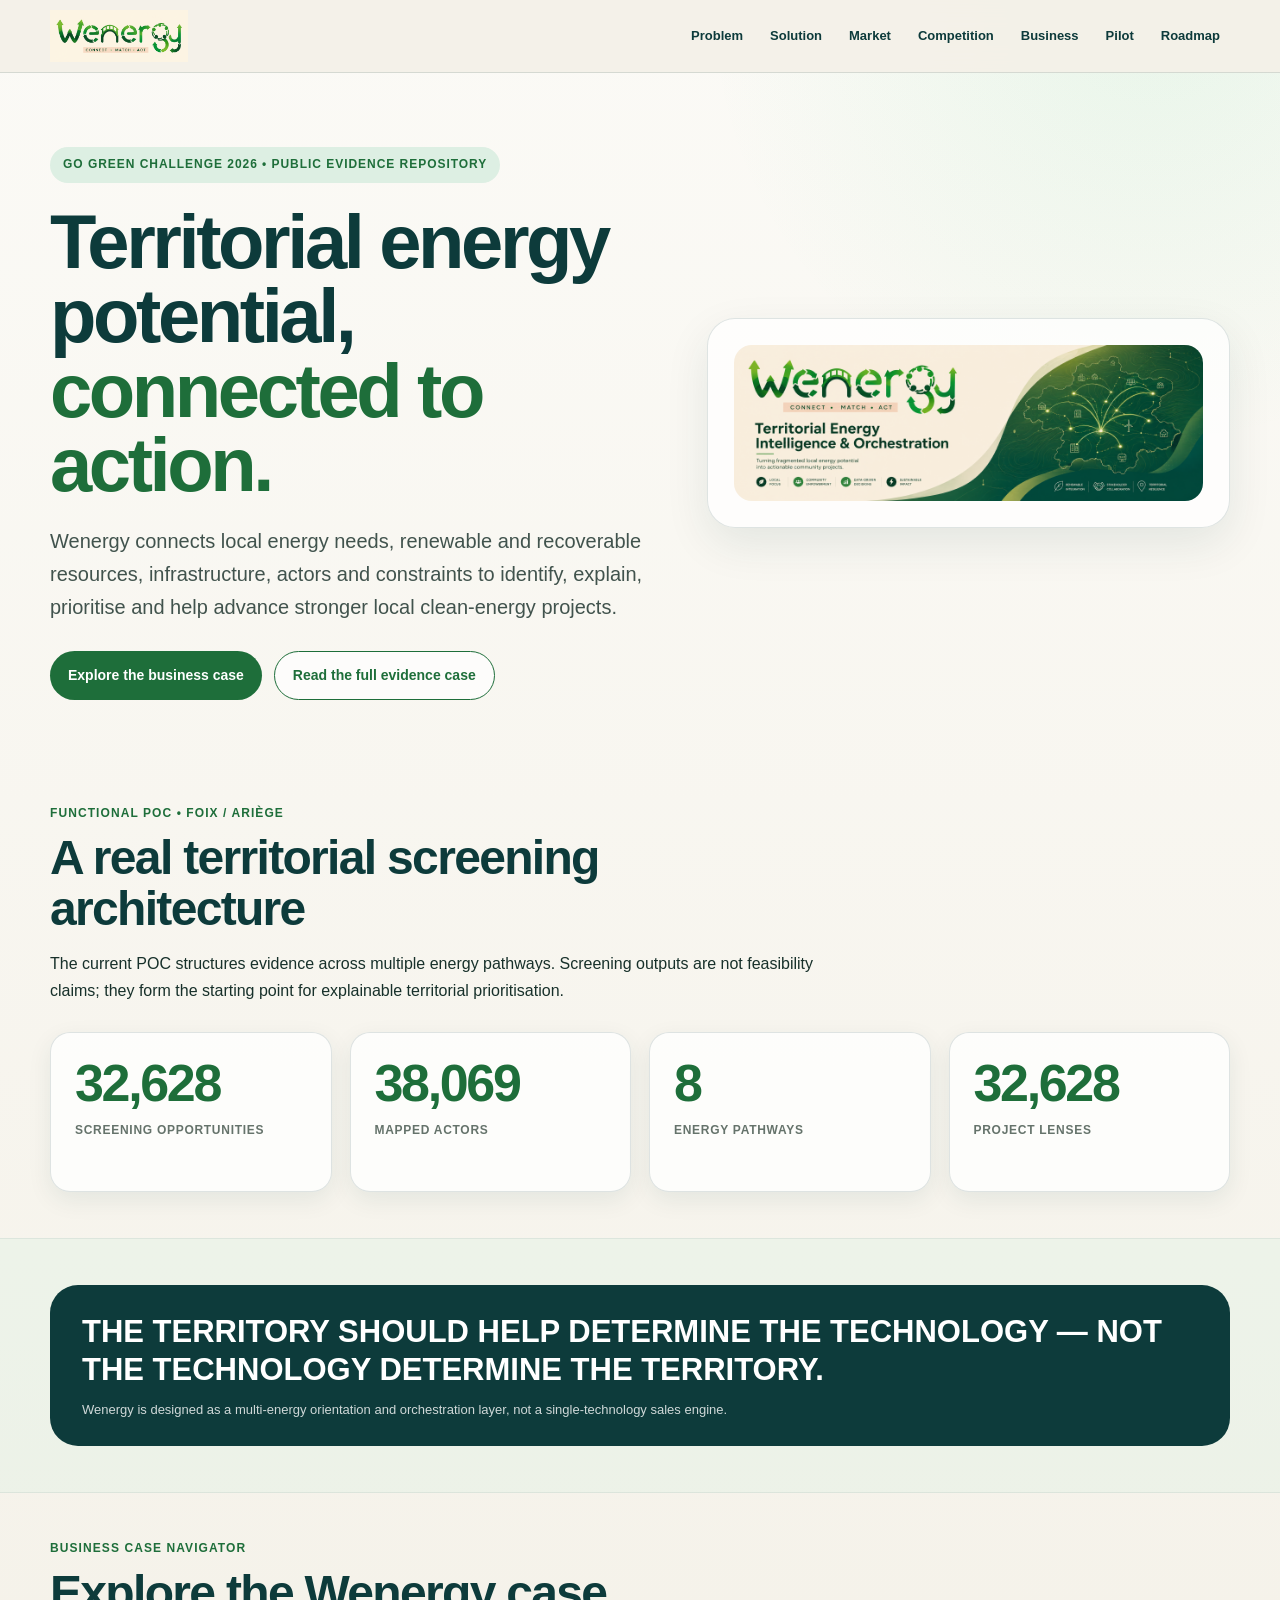
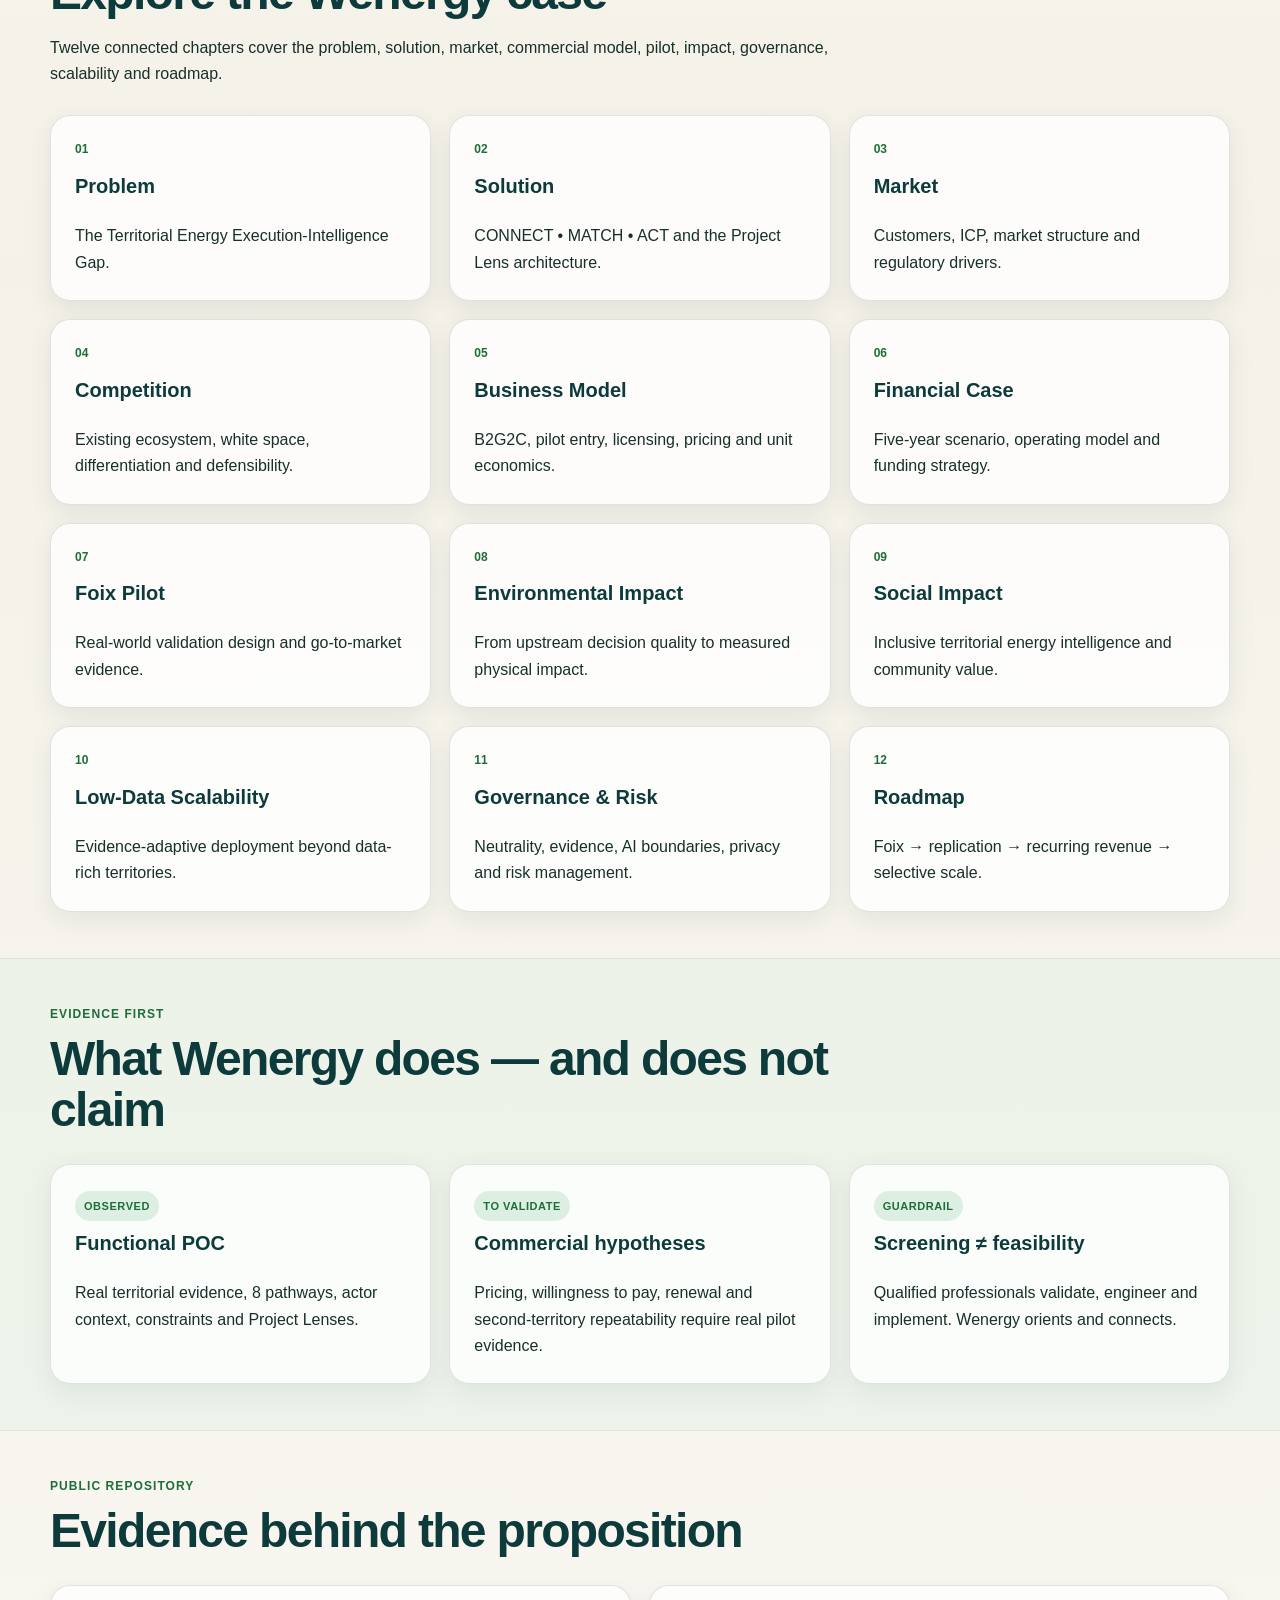
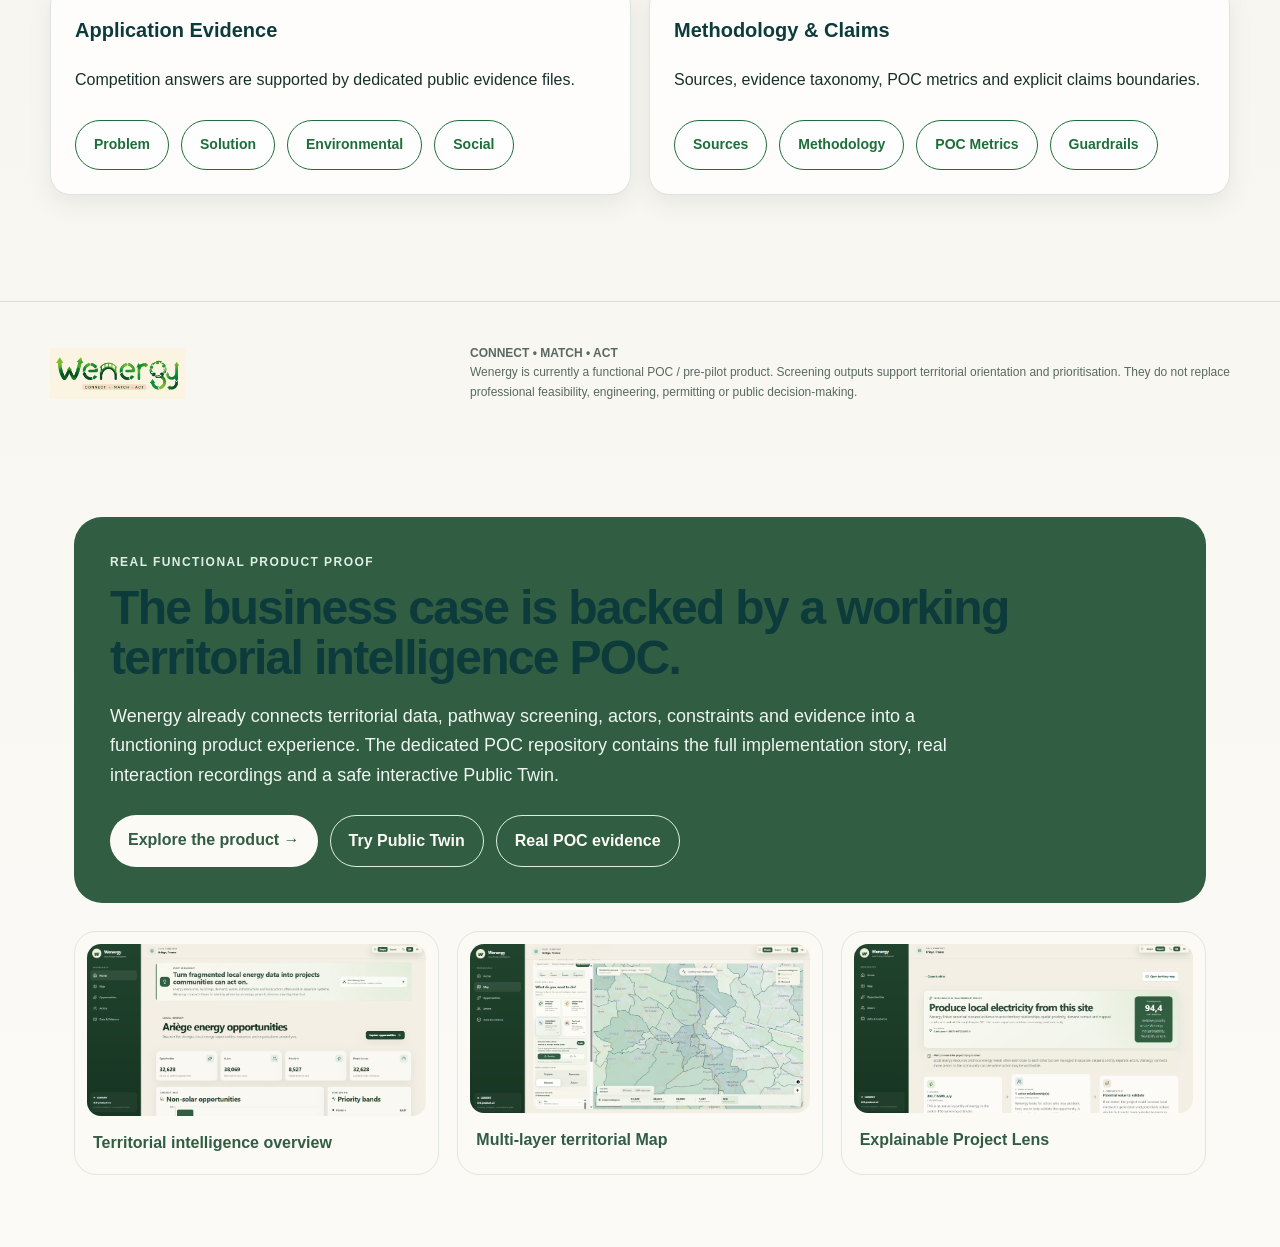
<file: index.html>
<!DOCTYPE html>
<html lang="en">
<head>
  <meta charset="UTF-8">
  <meta name="viewport" content="width=device-width, initial-scale=1.0">
  <meta name="description" content="Wenergy — Territorial Energy Intelligence & Orchestration. Public business case and evidence repository.">
  <title>Wenergy | Territorial Energy Intelligence & Orchestration</title>
  <link rel="stylesheet" href="assets/css/wenergy.css">
</head>

<body>

<header class="topbar">
  <div class="container nav">
    <a class="brand" href="index.html">
      <img src="assets/wenergy_logo.png" alt="Wenergy">
    </a>

    <nav class="navlinks">
      <a href="business-case/01_problem.html">Problem</a>
      <a href="business-case/02_solution.html">Solution</a>
      <a href="business-case/03_market.html">Market</a>
      <a href="business-case/04_competition.html">Competition</a>
      <a href="business-case/05_business_model.html">Business</a>
      <a href="business-case/07_foix_pilot.html">Pilot</a>
      <a href="business-case/12_roadmap.html">Roadmap</a>
    </nav>
  </div>
</header>

<main>

<section class="hero">
  <div class="container hero-grid">

    <div>
      <span class="eyebrow">Go Green Challenge 2026 • Public Evidence Repository</span>

      <h1>
        Territorial energy potential,
        <span>connected to action.</span>
      </h1>

      <p class="lead">
        Wenergy connects local energy needs, renewable and recoverable resources,
        infrastructure, actors and constraints to identify, explain, prioritise and
        help advance stronger local clean-energy projects.
      </p>

      <div class="actions">
        <a class="btn btn-primary"
           href="business-case/01_problem.html">
          Explore the business case
        </a>

        <a class="btn btn-secondary"
           href="business-case/WENERGY_BUSINESS_CASE.md">
          Read the full evidence case
        </a>
      </div>
    </div>

    <div class="hero-panel">
      <img
        src="assets/visuals/wenergy_business_repo_banner.png"
        alt="Wenergy Territorial Energy Intelligence and Orchestration">
    </div>

  </div>
</section>

<section class="section">
  <div class="container">

    <div class="section-head">
      <div class="section-kicker">Functional POC • Foix / Ariège</div>
      <h2>A real territorial screening architecture</h2>
      <p>
        The current POC structures evidence across multiple energy pathways.
        Screening outputs are not feasibility claims; they form the starting point
        for explainable territorial prioritisation.
      </p>
    </div>

    <div class="grid-4">

      <article class="card metric">
        <div class="metric-value">32,628</div>
        <div class="metric-label">Screening Opportunities</div>
      </article>

      <article class="card metric">
        <div class="metric-value">38,069</div>
        <div class="metric-label">Mapped Actors</div>
      </article>

      <article class="card metric">
        <div class="metric-value">8</div>
        <div class="metric-label">Energy Pathways</div>
      </article>

      <article class="card metric">
        <div class="metric-value">32,628</div>
        <div class="metric-label">Project Lenses</div>
      </article>

    </div>
  </div>
</section>

<section class="section section-alt">
  <div class="container">

    <div class="callout">
      THE TERRITORY SHOULD HELP DETERMINE THE TECHNOLOGY —
      NOT THE TECHNOLOGY DETERMINE THE TERRITORY.
      <small>
        Wenergy is designed as a multi-energy orientation and orchestration layer,
        not a single-technology sales engine.
      </small>
    </div>

  </div>
</section>

<section class="section">
  <div class="container">

    <div class="section-head">
      <div class="section-kicker">Business Case Navigator</div>
      <h2>Explore the Wenergy case</h2>
      <p>
        Twelve connected chapters cover the problem, solution, market,
        commercial model, pilot, impact, governance, scalability and roadmap.
      </p>
    </div>

    <div class="grid-3 repo-grid">

      <a href="business-case/01_problem.html">
        <article class="card repo-card">
          <span class="repo-number">01</span>
          <h3>Problem</h3>
          <p>The Territorial Energy Execution-Intelligence Gap.</p>
        </article>
      </a>

      <a href="business-case/02_solution.html">
        <article class="card repo-card">
          <span class="repo-number">02</span>
          <h3>Solution</h3>
          <p>CONNECT • MATCH • ACT and the Project Lens architecture.</p>
        </article>
      </a>

      <a href="business-case/03_market.html">
        <article class="card repo-card">
          <span class="repo-number">03</span>
          <h3>Market</h3>
          <p>Customers, ICP, market structure and regulatory drivers.</p>
        </article>
      </a>

      <a href="business-case/04_competition.html">
        <article class="card repo-card">
          <span class="repo-number">04</span>
          <h3>Competition</h3>
          <p>Existing ecosystem, white space, differentiation and defensibility.</p>
        </article>
      </a>

      <a href="business-case/05_business_model.html">
        <article class="card repo-card">
          <span class="repo-number">05</span>
          <h3>Business Model</h3>
          <p>B2G2C, pilot entry, licensing, pricing and unit economics.</p>
        </article>
      </a>

      <a href="business-case/06_financial_case.html">
        <article class="card repo-card">
          <span class="repo-number">06</span>
          <h3>Financial Case</h3>
          <p>Five-year scenario, operating model and funding strategy.</p>
        </article>
      </a>

      <a href="business-case/07_foix_pilot.html">
        <article class="card repo-card">
          <span class="repo-number">07</span>
          <h3>Foix Pilot</h3>
          <p>Real-world validation design and go-to-market evidence.</p>
        </article>
      </a>

      <a href="business-case/08_environmental_impact.html">
        <article class="card repo-card">
          <span class="repo-number">08</span>
          <h3>Environmental Impact</h3>
          <p>From upstream decision quality to measured physical impact.</p>
        </article>
      </a>

      <a href="business-case/09_social_impact.html">
        <article class="card repo-card">
          <span class="repo-number">09</span>
          <h3>Social Impact</h3>
          <p>Inclusive territorial energy intelligence and community value.</p>
        </article>
      </a>

      <a href="business-case/10_low_data_scalability.html">
        <article class="card repo-card">
          <span class="repo-number">10</span>
          <h3>Low-Data Scalability</h3>
          <p>Evidence-adaptive deployment beyond data-rich territories.</p>
        </article>
      </a>

      <a href="business-case/11_governance_risk.html">
        <article class="card repo-card">
          <span class="repo-number">11</span>
          <h3>Governance & Risk</h3>
          <p>Neutrality, evidence, AI boundaries, privacy and risk management.</p>
        </article>
      </a>

      <a href="business-case/12_roadmap.html">
        <article class="card repo-card">
          <span class="repo-number">12</span>
          <h3>Roadmap</h3>
          <p>Foix → replication → recurring revenue → selective scale.</p>
        </article>
      </a>

    </div>

  </div>
</section>

<section class="section section-alt">
  <div class="container">

    <div class="section-head">
      <div class="section-kicker">Evidence First</div>
      <h2>What Wenergy does — and does not claim</h2>
    </div>

    <div class="grid-3">

      <article class="card">
        <span class="tag">Observed</span>
        <h3>Functional POC</h3>
        <p>
          Real territorial evidence, 8 pathways, actor context,
          constraints and Project Lenses.
        </p>
      </article>

      <article class="card">
        <span class="tag">To Validate</span>
        <h3>Commercial hypotheses</h3>
        <p>
          Pricing, willingness to pay, renewal and second-territory
          repeatability require real pilot evidence.
        </p>
      </article>

      <article class="card">
        <span class="tag">Guardrail</span>
        <h3>Screening ≠ feasibility</h3>
        <p>
          Qualified professionals validate, engineer and implement.
          Wenergy orients and connects.
        </p>
      </article>

    </div>

  </div>
</section>

<section class="section">
  <div class="container">

    <div class="section-head">
      <div class="section-kicker">Public Repository</div>
      <h2>Evidence behind the proposition</h2>
    </div>

    <div class="grid-2">

      <article class="card">
        <h3>Application Evidence</h3>
        <p>
          Competition answers are supported by dedicated public evidence files.
        </p>

        <div class="actions">
          <a class="btn btn-secondary" href="application/01_problem.md">Problem</a>
          <a class="btn btn-secondary" href="application/02_proposed_solution.md">Solution</a>
          <a class="btn btn-secondary" href="application/03_environmental_impact.md">Environmental</a>
          <a class="btn btn-secondary" href="application/04_social_impact.md">Social</a>
        </div>
      </article>

      <article class="card">
        <h3>Methodology & Claims</h3>
        <p>
          Sources, evidence taxonomy, POC metrics and explicit claims boundaries.
        </p>

        <div class="actions">
          <a class="btn btn-secondary" href="evidence/SOURCES.md">Sources</a>
          <a class="btn btn-secondary" href="evidence/METHODOLOGY.md">Methodology</a>
          <a class="btn btn-secondary" href="evidence/POC_METRICS.md">POC Metrics</a>
          <a class="btn btn-secondary" href="evidence/CLAIMS_AND_GUARDRAILS.md">Guardrails</a>
        </div>
      </article>

    </div>

  </div>
</section>

</main>

<footer class="footer">
  <div class="container footer-grid">

    <img src="assets/wenergy_logo.png" alt="Wenergy">

    <div class="disclaimer">
      <strong>CONNECT • MATCH • ACT</strong><br>
      Wenergy is currently a functional POC / pre-pilot product.
      Screening outputs support territorial orientation and prioritisation.
      They do not replace professional feasibility, engineering, permitting
      or public decision-making.
    </div>

  </div>
</footer>


<section style="max-width:1180px;margin:72px auto;padding:0 24px">
  <div style="background:#315D43;border-radius:28px;padding:36px;color:#FBFAF4;margin-bottom:28px">
    <div style="font-size:12px;font-weight:800;letter-spacing:.12em;text-transform:uppercase;color:#DDEFE3;margin-bottom:10px">
      REAL FUNCTIONAL PRODUCT PROOF
    </div>
    <h2 style="font-size:clamp(30px,4vw,48px);line-height:1.05;margin:0 0 14px">
      The business case is backed by a working territorial intelligence POC.
    </h2>
    <p style="max-width:850px;font-size:18px;line-height:1.65;color:#EEF6F0">
      Wenergy already connects territorial data, pathway screening, actors, constraints and evidence into a functioning product experience. The dedicated POC repository contains the full implementation story, real interaction recordings and a safe interactive Public Twin.
    </p>
    <div style="display:flex;gap:12px;flex-wrap:wrap;margin-top:24px">
      <a href="https://rubmarg09.github.io/wenergy-poc-demo/" style="display:inline-block;background:#FBFAF4;color:#315D43;text-decoration:none;font-weight:800;padding:12px 18px;border-radius:999px">
        Explore the product →
      </a>
      <a href="https://rubmarg09.github.io/wenergy-poc-demo/interactive-demo/" style="display:inline-block;border:1px solid #DDEFE3;color:#FBFAF4;text-decoration:none;font-weight:800;padding:12px 18px;border-radius:999px">
        Try Public Twin
      </a>
      <a href="https://rubmarg09.github.io/wenergy-poc-demo/site/real-poc.html" style="display:inline-block;border:1px solid #DDEFE3;color:#FBFAF4;text-decoration:none;font-weight:800;padding:12px 18px;border-radius:999px">
        Real POC evidence
      </a>
    </div>
  </div>

  <div style="display:grid;grid-template-columns:repeat(auto-fit,minmax(280px,1fr));gap:18px">
    <figure style="margin:0;background:#FBFAF4;border:1px solid #DFE7E0;border-radius:22px;padding:12px">
      <img src="assets/visuals/product-evidence/wenergy_functional_poc_overview.png" alt="Wenergy functional POC overview" style="width:100%;display:block;border-radius:14px">
      <figcaption style="padding:14px 6px 6px;font-weight:700;color:#315D43">
        Territorial intelligence overview
      </figcaption>
    </figure>

    <figure style="margin:0;background:#FBFAF4;border:1px solid #DFE7E0;border-radius:22px;padding:12px">
      <img src="assets/visuals/product-evidence/wenergy_territorial_map.png" alt="Wenergy territorial Map" style="width:100%;display:block;border-radius:14px">
      <figcaption style="padding:14px 6px 6px;font-weight:700;color:#315D43">
        Multi-layer territorial Map
      </figcaption>
    </figure>

    <figure style="margin:0;background:#FBFAF4;border:1px solid #DFE7E0;border-radius:22px;padding:12px">
      <img src="assets/visuals/product-evidence/wenergy_project_lens.png" alt="Wenergy Project Lens" style="width:100%;display:block;border-radius:14px">
      <figcaption style="padding:14px 6px 6px;font-weight:700;color:#315D43">
        Explainable Project Lens
      </figcaption>
    </figure>
  </div>
</section>

</body>
</html>
</file>
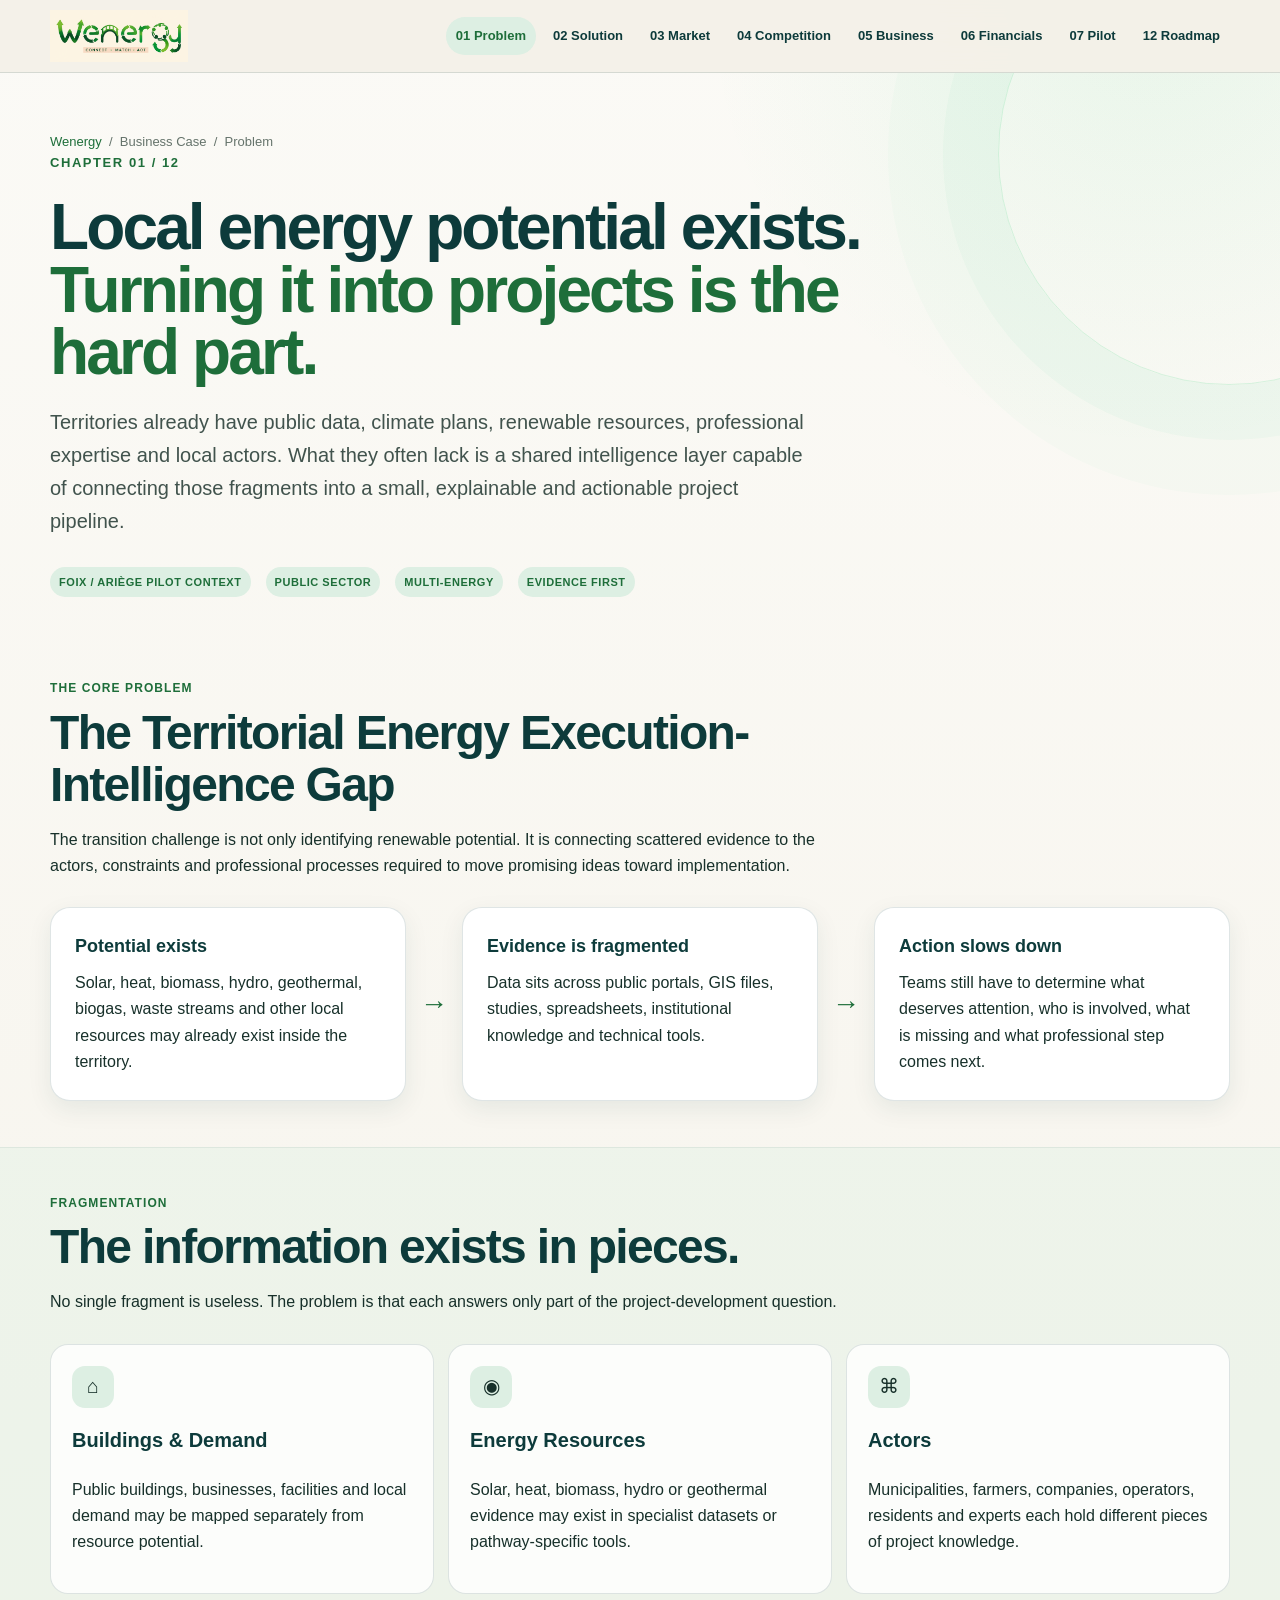
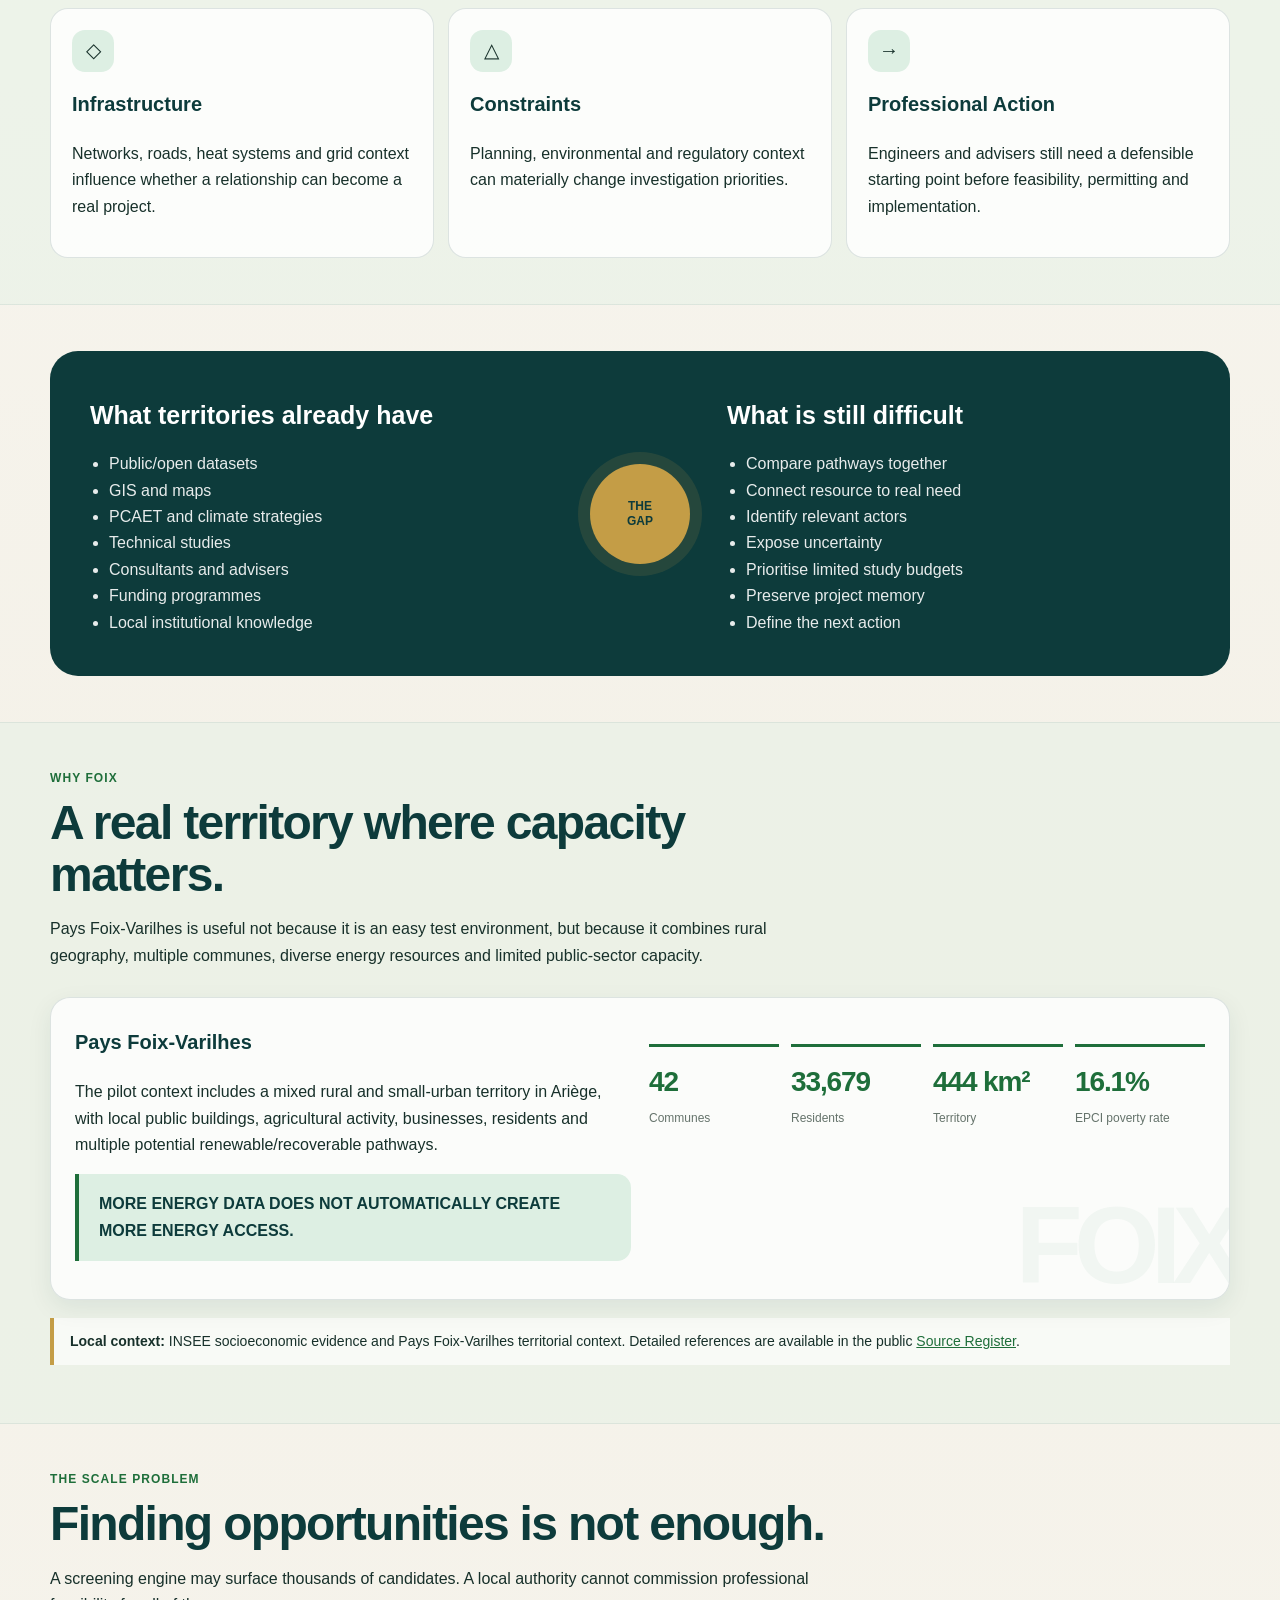
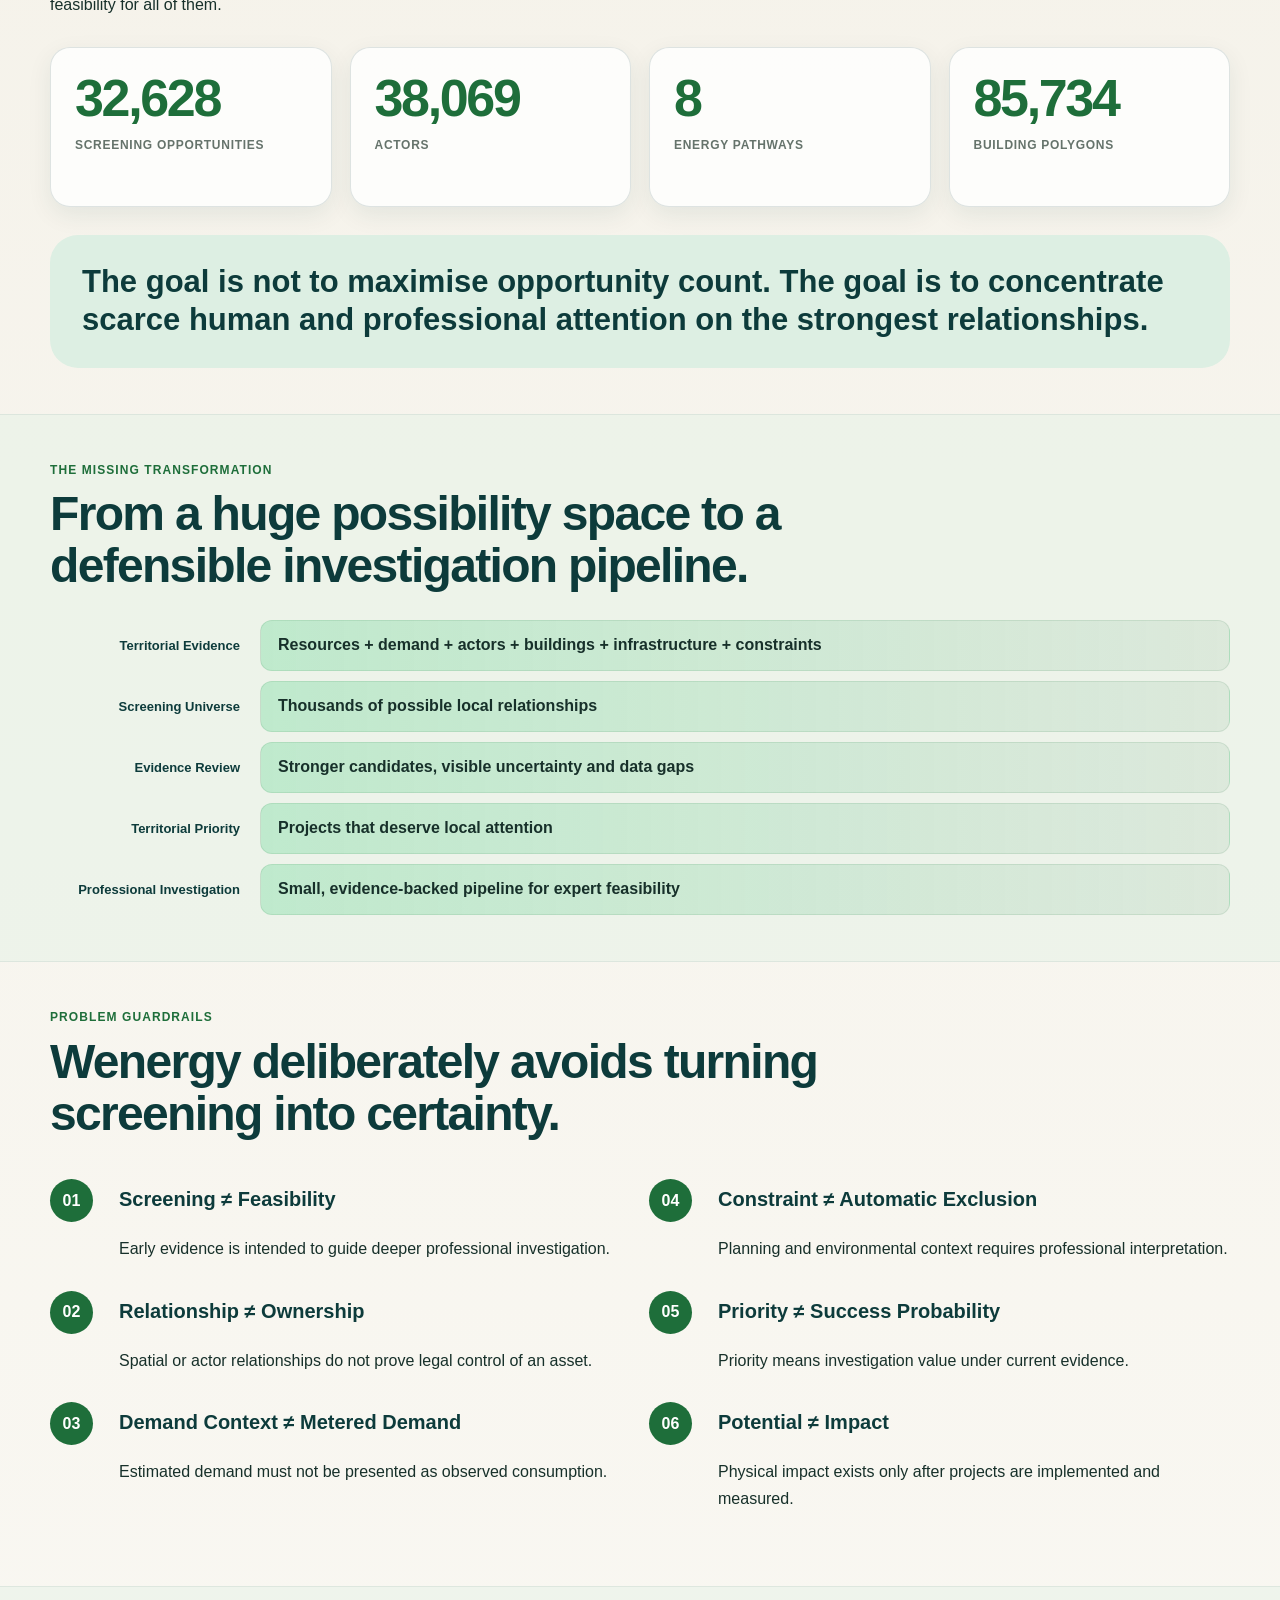
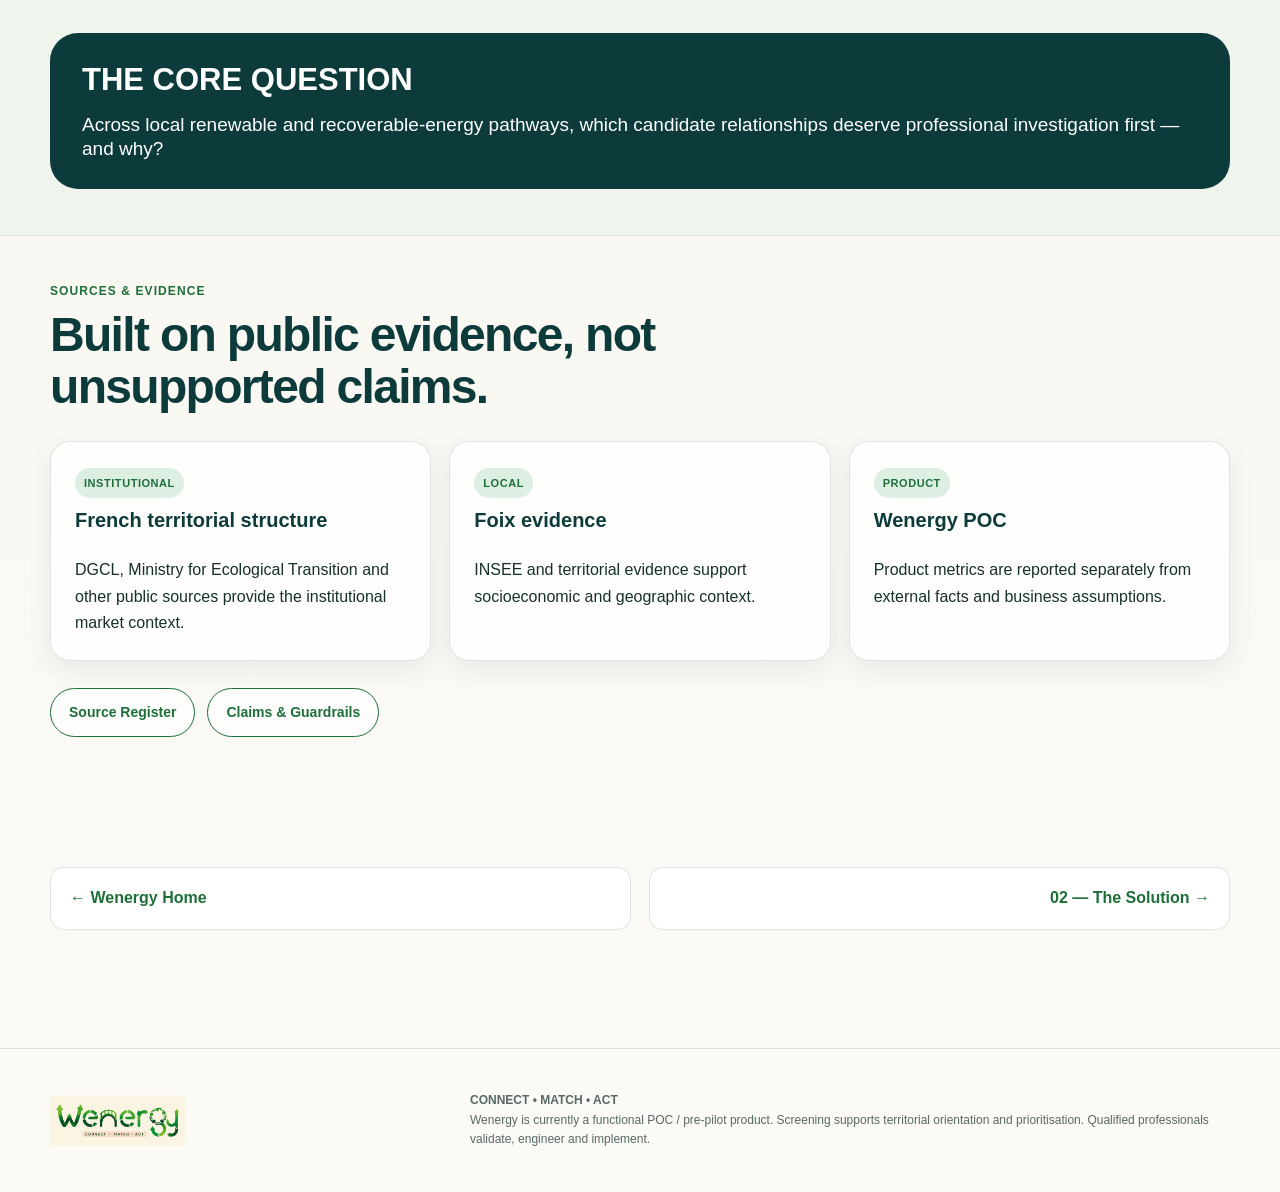
<file: business-case/01_problem.html>
<!DOCTYPE html>
<html lang="en">
<head>
  <meta charset="UTF-8">
  <meta name="viewport" content="width=device-width, initial-scale=1.0">

  <meta name="description"
        content="Wenergy — The Territorial Energy Execution-Intelligence Gap. Why fragmented local energy evidence prevents strong opportunities from becoming actionable projects.">

  <title>01 — The Problem | Wenergy</title>

  <link rel="stylesheet" href="../assets/css/wenergy.css">

  <style>

    .problem-hero {
      position: relative;
      overflow: hidden;
    }

    .problem-hero::after {
      content: "";
      position: absolute;
      width: 460px;
      height: 460px;
      border: 1px solid rgba(46,204,113,.17);
      border-radius: 50%;
      right: -180px;
      top: -150px;
      box-shadow:
        0 0 0 55px rgba(46,204,113,.035),
        0 0 0 110px rgba(46,204,113,.025);
      pointer-events: none;
    }

    .hero-number {
      font-size: 13px;
      font-weight: 900;
      letter-spacing: .12em;
      color: var(--forest);
      text-transform: uppercase;
    }

    .hero-statement {
      max-width: 920px;
    }

    .problem-line {
      display: grid;
      grid-template-columns: 1fr auto 1fr auto 1fr;
      gap: 14px;
      align-items: stretch;
      margin-top: 26px;
    }

    .problem-node {
      background: white;
      border: 1px solid var(--border);
      border-radius: 20px;
      padding: 24px;
      box-shadow: var(--shadow-sm);
    }

    .problem-node strong {
      display: block;
      color: var(--teal);
      margin-bottom: 8px;
      font-size: 18px;
    }

    .arrow {
      display: flex;
      align-items: center;
      justify-content: center;
      font-size: 28px;
      color: var(--forest);
      font-weight: 900;
    }

    .fragmentation-grid {
      display: grid;
      grid-template-columns: repeat(3,1fr);
      gap: 14px;
    }

    .fragment {
      min-height: 140px;
      padding: 21px;
      border: 1px solid var(--border);
      background: rgba(255,255,255,.8);
      border-radius: 18px;
    }

    .fragment-icon {
      width: 42px;
      height: 42px;
      display: grid;
      place-items: center;
      border-radius: 13px;
      background: var(--mint);
      font-size: 20px;
      margin-bottom: 16px;
    }

    .gap-panel {
      display: grid;
      grid-template-columns: 1fr 110px 1fr;
      align-items: center;
      gap: 24px;
      padding: 32px;
      border-radius: 28px;
      background: var(--teal);
      color: white;
    }

    .gap-side {
      padding: 8px;
    }

    .gap-side h3 {
      color: white;
      font-size: 25px;
      margin-bottom: 15px;
    }

    .gap-side ul {
      margin: 0;
      padding-left: 19px;
      opacity: .9;
    }

    .gap-centre {
      display: grid;
      place-items: center;
    }

    .gap-circle {
      width: 100px;
      height: 100px;
      display: grid;
      place-items: center;
      text-align: center;
      border-radius: 50%;
      background: var(--gold);
      color: var(--teal);
      font-weight: 900;
      font-size: 12px;
      line-height: 1.25;
      box-shadow: 0 0 0 12px rgba(196,157,70,.13);
    }

    .foix-card {
      position: relative;
      overflow: hidden;
    }

    .foix-card::before {
      content: "FOIX";
      position: absolute;
      right: -8px;
      bottom: -36px;
      font-weight: 900;
      font-size: 110px;
      color: rgba(30,110,58,.045);
      letter-spacing: -.08em;
    }

    .context-strip {
      display: grid;
      grid-template-columns: repeat(4,1fr);
      gap: 12px;
      margin-top: 22px;
    }

    .context-stat {
      border-top: 3px solid var(--forest);
      padding-top: 12px;
    }

    .context-stat strong {
      display: block;
      font-size: 28px;
      color: var(--forest);
      letter-spacing: -.04em;
    }

    .context-stat span {
      display: block;
      color: var(--grey);
      font-size: 12px;
      margin-top: 4px;
    }

    .pipeline {
      display: grid;
      gap: 10px;
    }

    .pipeline-row {
      display: grid;
      grid-template-columns: 190px 1fr;
      gap: 20px;
      align-items: center;
    }

    .pipeline-label {
      text-align: right;
      font-weight: 800;
      color: var(--teal);
      font-size: 13px;
    }

    .pipeline-bar {
      min-height: 51px;
      display: flex;
      align-items: center;
      border-radius: 12px;
      padding: 0 17px;
      background:
        linear-gradient(
          90deg,
          rgba(46,204,113,.24),
          rgba(30,110,58,.08)
        );
      border: 1px solid rgba(30,110,58,.11);
      font-weight: 700;
    }

    .principle {
      display: grid;
      grid-template-columns: 52px 1fr;
      gap: 17px;
      align-items: start;
      margin: 12px 0;
    }

    .principle-num {
      width: 43px;
      height: 43px;
      display: grid;
      place-items: center;
      border-radius: 50%;
      background: var(--forest);
      color: white;
      font-weight: 900;
    }

    .source-mini {
      font-size: 12px;
      color: var(--grey);
    }

    @media (max-width: 900px) {

      .problem-line {
        grid-template-columns: 1fr;
      }

      .arrow {
        transform: rotate(90deg);
      }

      .fragmentation-grid {
        grid-template-columns: 1fr 1fr;
      }

      .gap-panel {
        grid-template-columns: 1fr;
      }

      .gap-centre {
        padding: 14px 0;
      }

      .context-strip {
        grid-template-columns: 1fr 1fr;
      }

    }

    @media (max-width: 620px) {

      .fragmentation-grid,
      .context-strip {
        grid-template-columns: 1fr;
      }

      .pipeline-row {
        grid-template-columns: 1fr;
        gap: 5px;
      }

      .pipeline-label {
        text-align: left;
      }

    }

  </style>
</head>

<body>

<header class="topbar">
  <div class="container nav">

    <a class="brand" href="../index.html">
      <img src="../assets/wenergy_logo.png" alt="Wenergy">
    </a>

    <nav class="navlinks">
      <a class="active" href="01_problem.html">01 Problem</a>
      <a href="02_solution.html">02 Solution</a>
      <a href="03_market.html">03 Market</a>
      <a href="04_competition.html">04 Competition</a>
      <a href="05_business_model.html">05 Business</a>
      <a href="06_financial_case.html">06 Financials</a>
      <a href="07_foix_pilot.html">07 Pilot</a>
      <a href="12_roadmap.html">12 Roadmap</a>
    </nav>

  </div>
</header>

<main>

<section class="page-hero problem-hero">
  <div class="container">

    <div class="breadcrumb">
      <a href="../index.html">Wenergy</a>
      &nbsp;/&nbsp;
      Business Case
      &nbsp;/&nbsp;
      Problem
    </div>

    <div class="hero-number">
      Chapter 01 / 12
    </div>

    <div class="hero-statement">

      <h1>
        Local energy potential exists.
        <span style="color:var(--forest)">
          Turning it into projects is the hard part.
        </span>
      </h1>

      <p class="lead">
        Territories already have public data, climate plans, renewable resources,
        professional expertise and local actors. What they often lack is a shared
        intelligence layer capable of connecting those fragments into a small,
        explainable and actionable project pipeline.
      </p>

    </div>

    <div class="actions">
      <span class="tag">Foix / Ariège Pilot Context</span>
      <span class="tag">Public Sector</span>
      <span class="tag">Multi-Energy</span>
      <span class="tag">Evidence First</span>
    </div>

  </div>
</section>

<section class="section">
  <div class="container">

    <div class="section-head">
      <div class="section-kicker">
        The Core Problem
      </div>

      <h2>
        The Territorial Energy Execution-Intelligence Gap
      </h2>

      <p>
        The transition challenge is not only identifying renewable potential.
        It is connecting scattered evidence to the actors, constraints and
        professional processes required to move promising ideas toward implementation.
      </p>
    </div>

    <div class="problem-line">

      <div class="problem-node">
        <strong>Potential exists</strong>
        Solar, heat, biomass, hydro, geothermal, biogas, waste streams and other
        local resources may already exist inside the territory.
      </div>

      <div class="arrow">→</div>

      <div class="problem-node">
        <strong>Evidence is fragmented</strong>
        Data sits across public portals, GIS files, studies, spreadsheets,
        institutional knowledge and technical tools.
      </div>

      <div class="arrow">→</div>

      <div class="problem-node">
        <strong>Action slows down</strong>
        Teams still have to determine what deserves attention, who is involved,
        what is missing and what professional step comes next.
      </div>

    </div>

  </div>
</section>

<section class="section section-alt">
  <div class="container">

    <div class="section-head">
      <div class="section-kicker">Fragmentation</div>

      <h2>
        The information exists in pieces.
      </h2>

      <p>
        No single fragment is useless. The problem is that each answers only
        part of the project-development question.
      </p>
    </div>

    <div class="fragmentation-grid">

      <div class="fragment">
        <div class="fragment-icon">⌂</div>
        <h3>Buildings & Demand</h3>
        <p>
          Public buildings, businesses, facilities and local demand may be mapped
          separately from resource potential.
        </p>
      </div>

      <div class="fragment">
        <div class="fragment-icon">◉</div>
        <h3>Energy Resources</h3>
        <p>
          Solar, heat, biomass, hydro or geothermal evidence may exist in specialist
          datasets or pathway-specific tools.
        </p>
      </div>

      <div class="fragment">
        <div class="fragment-icon">⌘</div>
        <h3>Actors</h3>
        <p>
          Municipalities, farmers, companies, operators, residents and experts
          each hold different pieces of project knowledge.
        </p>
      </div>

      <div class="fragment">
        <div class="fragment-icon">◇</div>
        <h3>Infrastructure</h3>
        <p>
          Networks, roads, heat systems and grid context influence whether a
          relationship can become a real project.
        </p>
      </div>

      <div class="fragment">
        <div class="fragment-icon">△</div>
        <h3>Constraints</h3>
        <p>
          Planning, environmental and regulatory context can materially change
          investigation priorities.
        </p>
      </div>

      <div class="fragment">
        <div class="fragment-icon">→</div>
        <h3>Professional Action</h3>
        <p>
          Engineers and advisers still need a defensible starting point before
          feasibility, permitting and implementation.
        </p>
      </div>

    </div>

  </div>
</section>

<section class="section">
  <div class="container">

    <div class="gap-panel">

      <div class="gap-side">

        <h3>
          What territories already have
        </h3>

        <ul>
          <li>Public/open datasets</li>
          <li>GIS and maps</li>
          <li>PCAET and climate strategies</li>
          <li>Technical studies</li>
          <li>Consultants and advisers</li>
          <li>Funding programmes</li>
          <li>Local institutional knowledge</li>
        </ul>

      </div>

      <div class="gap-centre">
        <div class="gap-circle">
          THE<br>
          GAP
        </div>
      </div>

      <div class="gap-side">

        <h3>
          What is still difficult
        </h3>

        <ul>
          <li>Compare pathways together</li>
          <li>Connect resource to real need</li>
          <li>Identify relevant actors</li>
          <li>Expose uncertainty</li>
          <li>Prioritise limited study budgets</li>
          <li>Preserve project memory</li>
          <li>Define the next action</li>
        </ul>

      </div>

    </div>

  </div>
</section>

<section class="section section-alt">
  <div class="container">

    <div class="section-head">
      <div class="section-kicker">
        Why Foix
      </div>

      <h2>
        A real territory where capacity matters.
      </h2>

      <p>
        Pays Foix-Varilhes is useful not because it is an easy test environment,
        but because it combines rural geography, multiple communes, diverse energy
        resources and limited public-sector capacity.
      </p>
    </div>

    <article class="card foix-card">

      <div class="grid-2">

        <div>

          <h3>
            Pays Foix-Varilhes
          </h3>

          <p>
            The pilot context includes a mixed rural and small-urban territory in
            Ariège, with local public buildings, agricultural activity, businesses,
            residents and multiple potential renewable/recoverable pathways.
          </p>

          <div class="guardrail">
            MORE ENERGY DATA DOES NOT AUTOMATICALLY CREATE MORE ENERGY ACCESS.
          </div>

        </div>

        <div class="context-strip">

          <div class="context-stat">
            <strong>42</strong>
            <span>Communes</span>
          </div>

          <div class="context-stat">
            <strong>33,679</strong>
            <span>Residents</span>
          </div>

          <div class="context-stat">
            <strong>444 km²</strong>
            <span>Territory</span>
          </div>

          <div class="context-stat">
            <strong>16.1%</strong>
            <span>EPCI poverty rate</span>
          </div>

        </div>

      </div>

    </article>

    <div class="source" style="margin-top:18px">
      <strong>Local context:</strong>
      INSEE socioeconomic evidence and Pays Foix-Varilhes territorial context.
      Detailed references are available in the public
      <a href="../evidence/SOURCES.md">Source Register</a>.
    </div>

  </div>
</section>

<section class="section">
  <div class="container">

    <div class="section-head">
      <div class="section-kicker">
        The Scale Problem
      </div>

      <h2>
        Finding opportunities is not enough.
      </h2>

      <p>
        A screening engine may surface thousands of candidates. A local authority
        cannot commission professional feasibility for all of them.
      </p>
    </div>

    <div class="grid-4">

      <div class="card metric">
        <div class="metric-value">32,628</div>
        <div class="metric-label">
          Screening Opportunities
        </div>
      </div>

      <div class="card metric">
        <div class="metric-value">38,069</div>
        <div class="metric-label">
          Actors
        </div>
      </div>

      <div class="card metric">
        <div class="metric-value">8</div>
        <div class="metric-label">
          Energy Pathways
        </div>
      </div>

      <div class="card metric">
        <div class="metric-value">85,734</div>
        <div class="metric-label">
          Building Polygons
        </div>
      </div>

    </div>

    <div style="height:28px"></div>

    <div class="callout callout-light">
      The goal is not to maximise opportunity count.
      The goal is to concentrate scarce human and professional attention
      on the strongest relationships.
    </div>

  </div>
</section>

<section class="section section-alt">
  <div class="container">

    <div class="section-head">
      <div class="section-kicker">
        The Missing Transformation
      </div>

      <h2>
        From a huge possibility space to a defensible investigation pipeline.
      </h2>
    </div>

    <div class="pipeline">

      <div class="pipeline-row">
        <div class="pipeline-label">
          Territorial Evidence
        </div>

        <div class="pipeline-bar">
          Resources + demand + actors + buildings + infrastructure + constraints
        </div>
      </div>

      <div class="pipeline-row">
        <div class="pipeline-label">
          Screening Universe
        </div>

        <div class="pipeline-bar">
          Thousands of possible local relationships
        </div>
      </div>

      <div class="pipeline-row">
        <div class="pipeline-label">
          Evidence Review
        </div>

        <div class="pipeline-bar">
          Stronger candidates, visible uncertainty and data gaps
        </div>
      </div>

      <div class="pipeline-row">
        <div class="pipeline-label">
          Territorial Priority
        </div>

        <div class="pipeline-bar">
          Projects that deserve local attention
        </div>
      </div>

      <div class="pipeline-row">
        <div class="pipeline-label">
          Professional Investigation
        </div>

        <div class="pipeline-bar">
          Small, evidence-backed pipeline for expert feasibility
        </div>
      </div>

    </div>

  </div>
</section>

<section class="section">
  <div class="container">

    <div class="section-head">
      <div class="section-kicker">
        Problem Guardrails
      </div>

      <h2>
        Wenergy deliberately avoids turning screening into certainty.
      </h2>
    </div>

    <div class="grid-2">

      <div>

        <div class="principle">
          <div class="principle-num">01</div>
          <div>
            <h3>Screening ≠ Feasibility</h3>
            <p>
              Early evidence is intended to guide deeper professional investigation.
            </p>
          </div>
        </div>

        <div class="principle">
          <div class="principle-num">02</div>
          <div>
            <h3>Relationship ≠ Ownership</h3>
            <p>
              Spatial or actor relationships do not prove legal control of an asset.
            </p>
          </div>
        </div>

        <div class="principle">
          <div class="principle-num">03</div>
          <div>
            <h3>Demand Context ≠ Metered Demand</h3>
            <p>
              Estimated demand must not be presented as observed consumption.
            </p>
          </div>
        </div>

      </div>

      <div>

        <div class="principle">
          <div class="principle-num">04</div>
          <div>
            <h3>Constraint ≠ Automatic Exclusion</h3>
            <p>
              Planning and environmental context requires professional interpretation.
            </p>
          </div>
        </div>

        <div class="principle">
          <div class="principle-num">05</div>
          <div>
            <h3>Priority ≠ Success Probability</h3>
            <p>
              Priority means investigation value under current evidence.
            </p>
          </div>
        </div>

        <div class="principle">
          <div class="principle-num">06</div>
          <div>
            <h3>Potential ≠ Impact</h3>
            <p>
              Physical impact exists only after projects are implemented and measured.
            </p>
          </div>
        </div>

      </div>

    </div>

  </div>
</section>

<section class="section section-alt">
  <div class="container">

    <div class="callout">
      THE CORE QUESTION
      <small style="font-size:19px; opacity:1; margin-top:14px">
        Across local renewable and recoverable-energy pathways,
        which candidate relationships deserve professional investigation first —
        and why?
      </small>
    </div>

  </div>
</section>

<section class="section">
  <div class="container">

    <div class="section-head">
      <div class="section-kicker">
        Sources & Evidence
      </div>

      <h2>
        Built on public evidence, not unsupported claims.
      </h2>
    </div>

    <div class="grid-3">

      <div class="card">
        <span class="tag">Institutional</span>
        <h3>French territorial structure</h3>
        <p>
          DGCL, Ministry for Ecological Transition and other public sources provide
          the institutional market context.
        </p>
      </div>

      <div class="card">
        <span class="tag">Local</span>
        <h3>Foix evidence</h3>
        <p>
          INSEE and territorial evidence support socioeconomic and geographic context.
        </p>
      </div>

      <div class="card">
        <span class="tag">Product</span>
        <h3>Wenergy POC</h3>
        <p>
          Product metrics are reported separately from external facts and business
          assumptions.
        </p>
      </div>

    </div>

    <div class="actions">
      <a class="btn btn-secondary"
         href="../evidence/SOURCES.md">
        Source Register
      </a>

      <a class="btn btn-secondary"
         href="../evidence/CLAIMS_AND_GUARDRAILS.md">
        Claims & Guardrails
      </a>
    </div>

  </div>
</section>

<section class="section">
  <div class="container">

    <div class="page-nav">

      <a href="../index.html">
        ← Wenergy Home
      </a>

      <a href="02_solution.html">
        02 — The Solution →
      </a>

    </div>

  </div>
</section>

</main>

<footer class="footer">

  <div class="container footer-grid">

    <img src="../assets/wenergy_logo.png" alt="Wenergy">

    <div class="disclaimer">

      <strong>CONNECT • MATCH • ACT</strong><br>

      Wenergy is currently a functional POC / pre-pilot product.
      Screening supports territorial orientation and prioritisation.
      Qualified professionals validate, engineer and implement.

    </div>

  </div>

</footer>

</body>
</html>
</file>
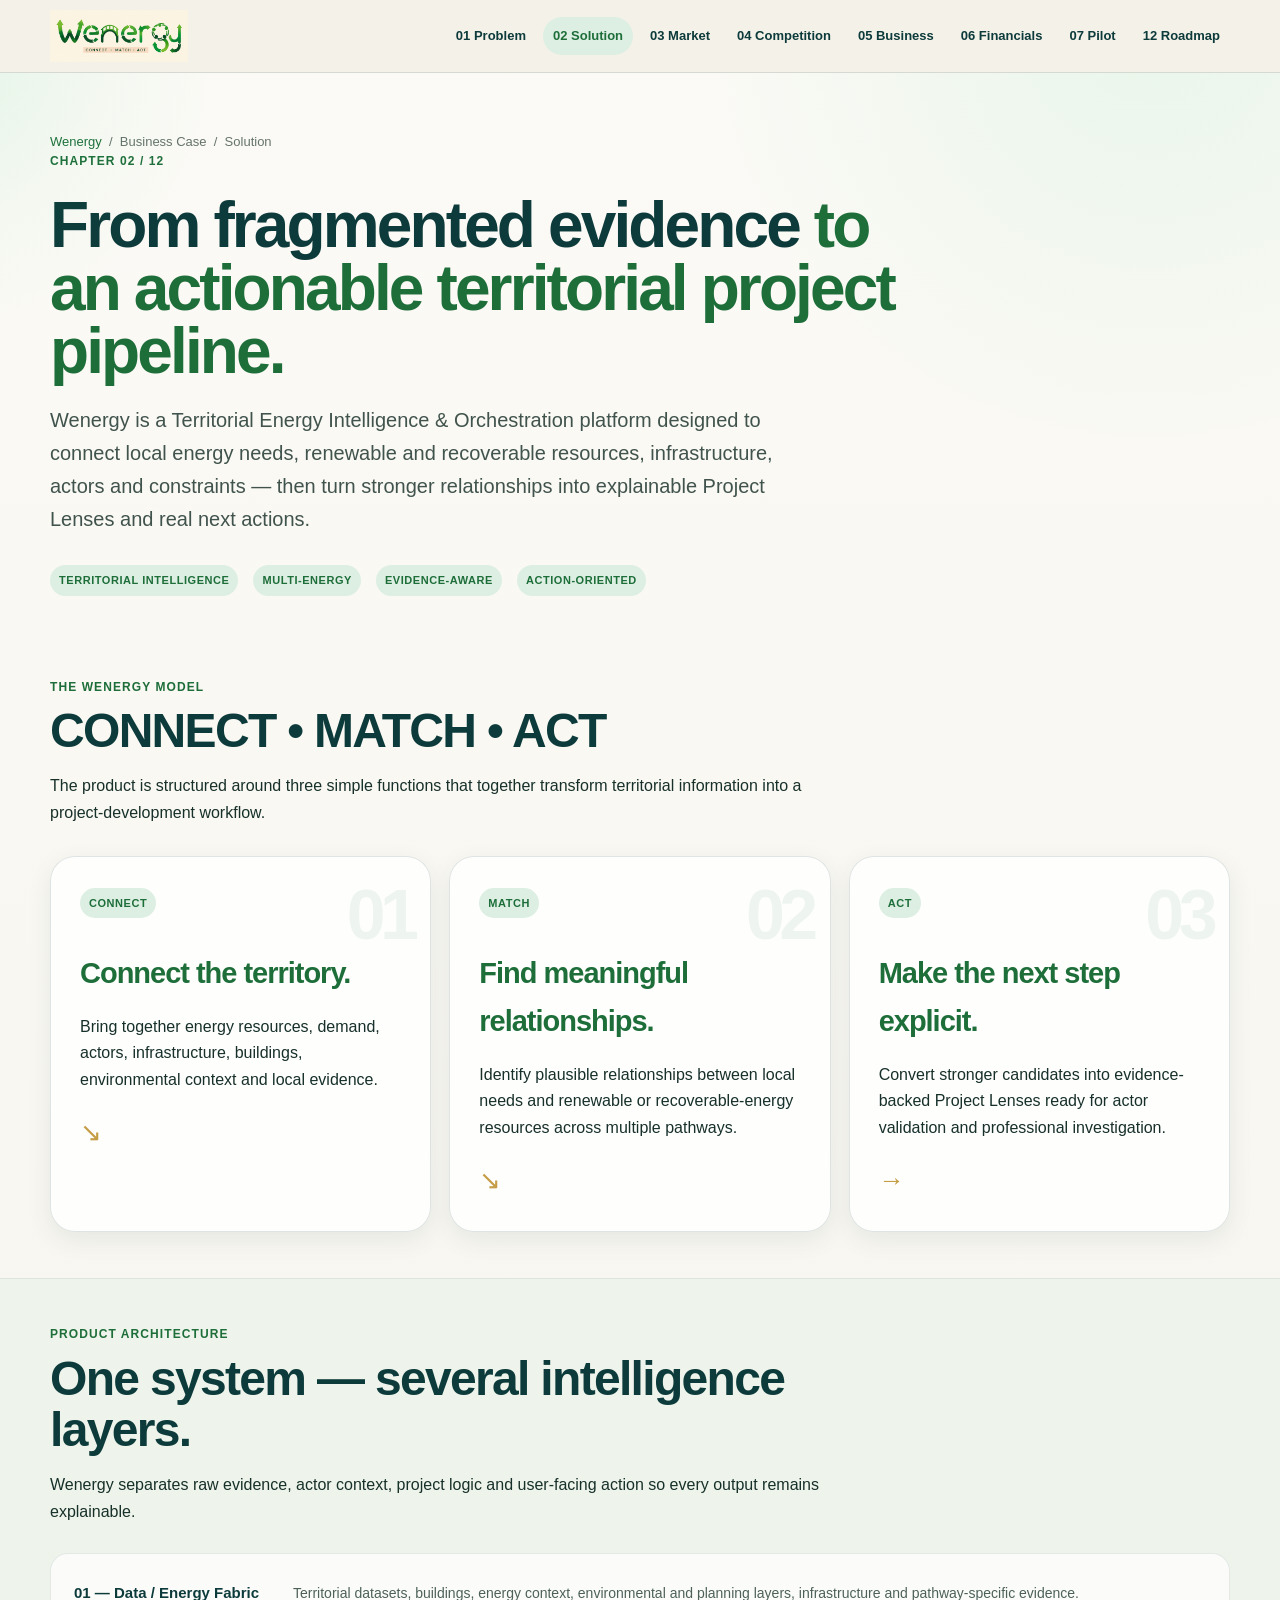
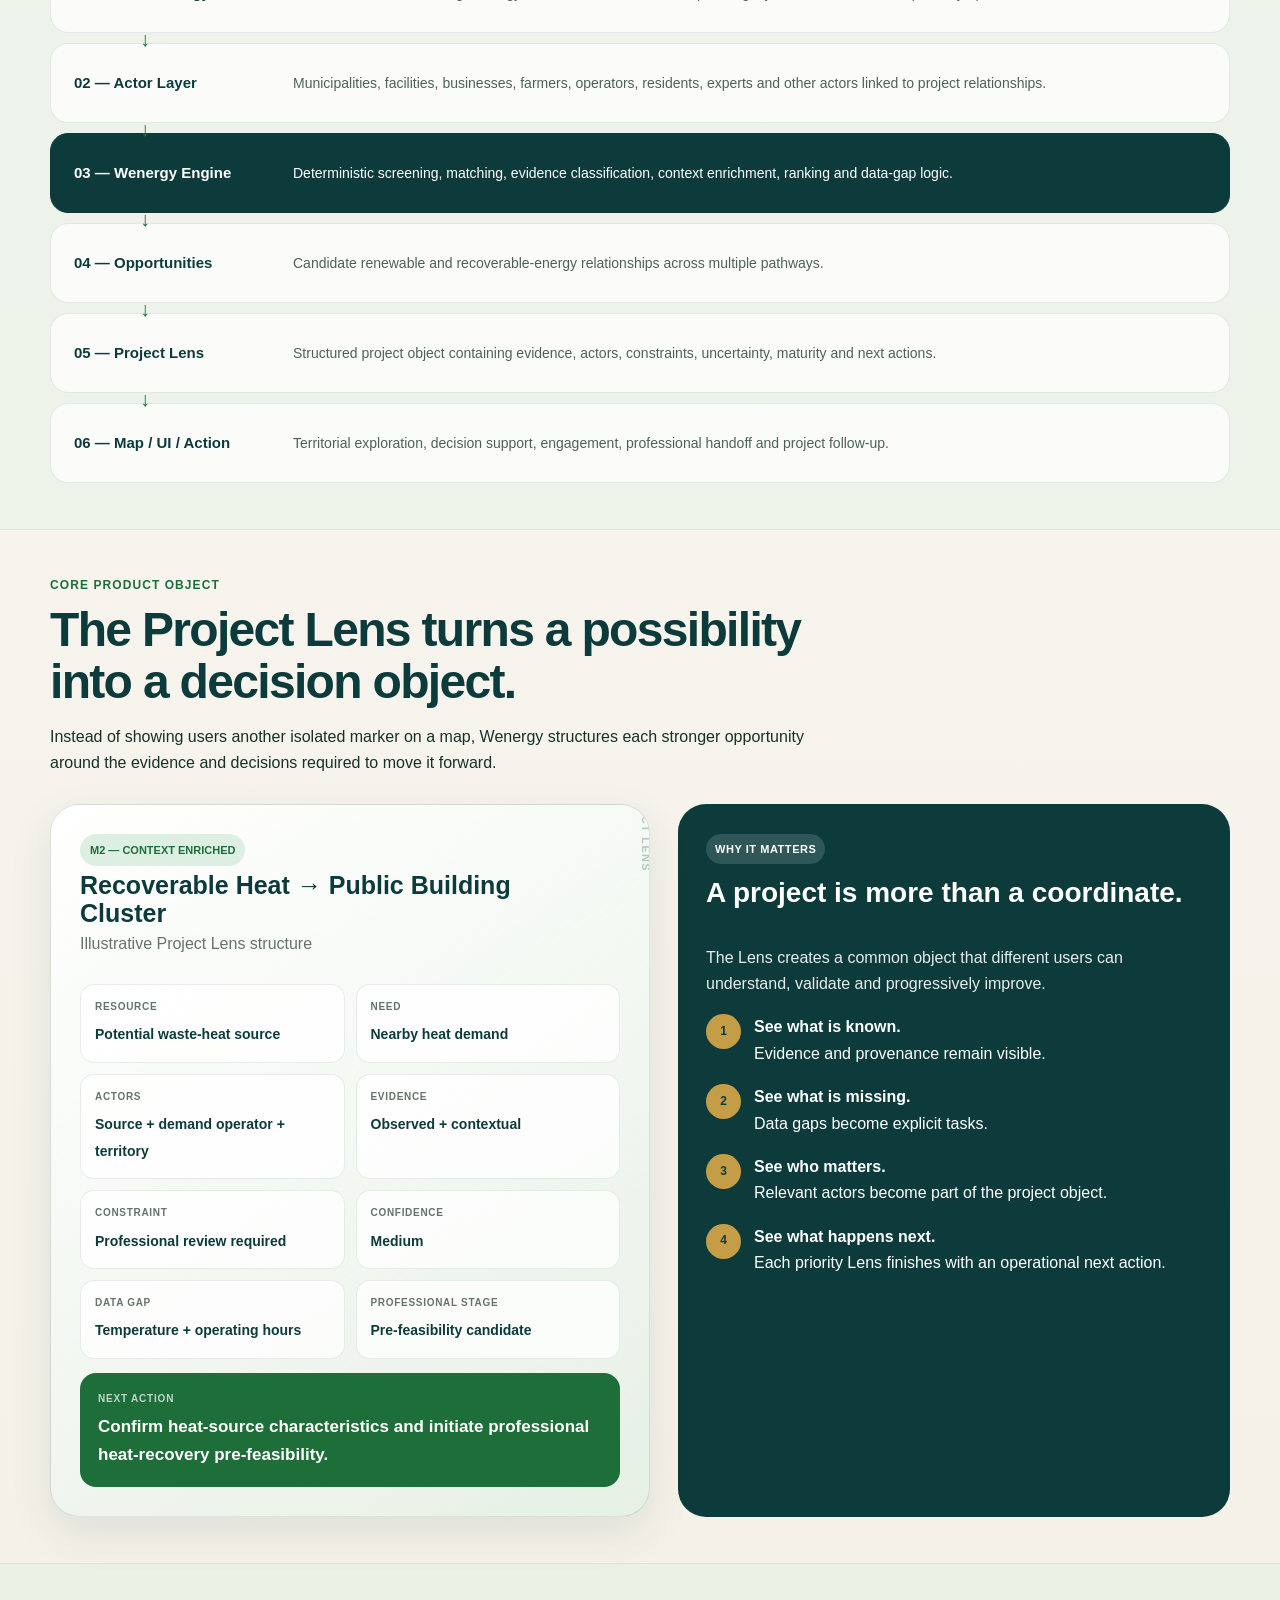
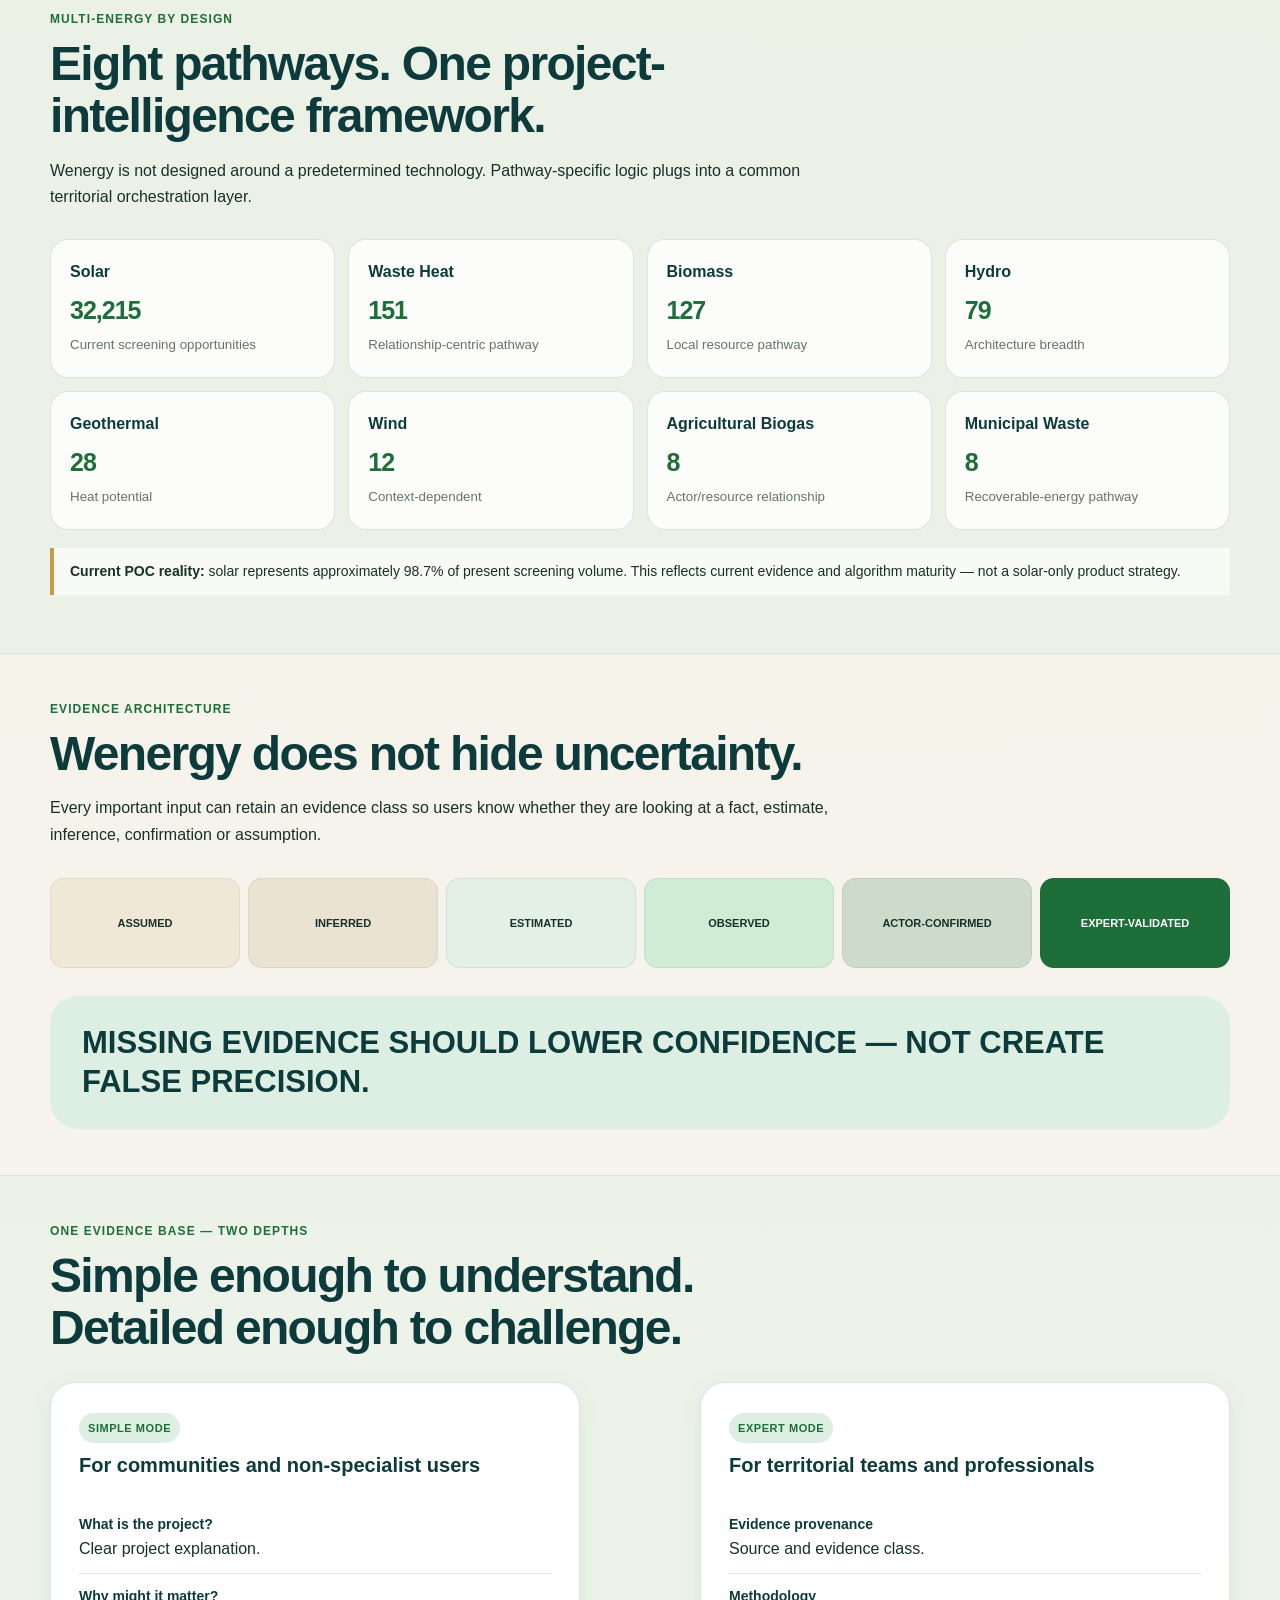
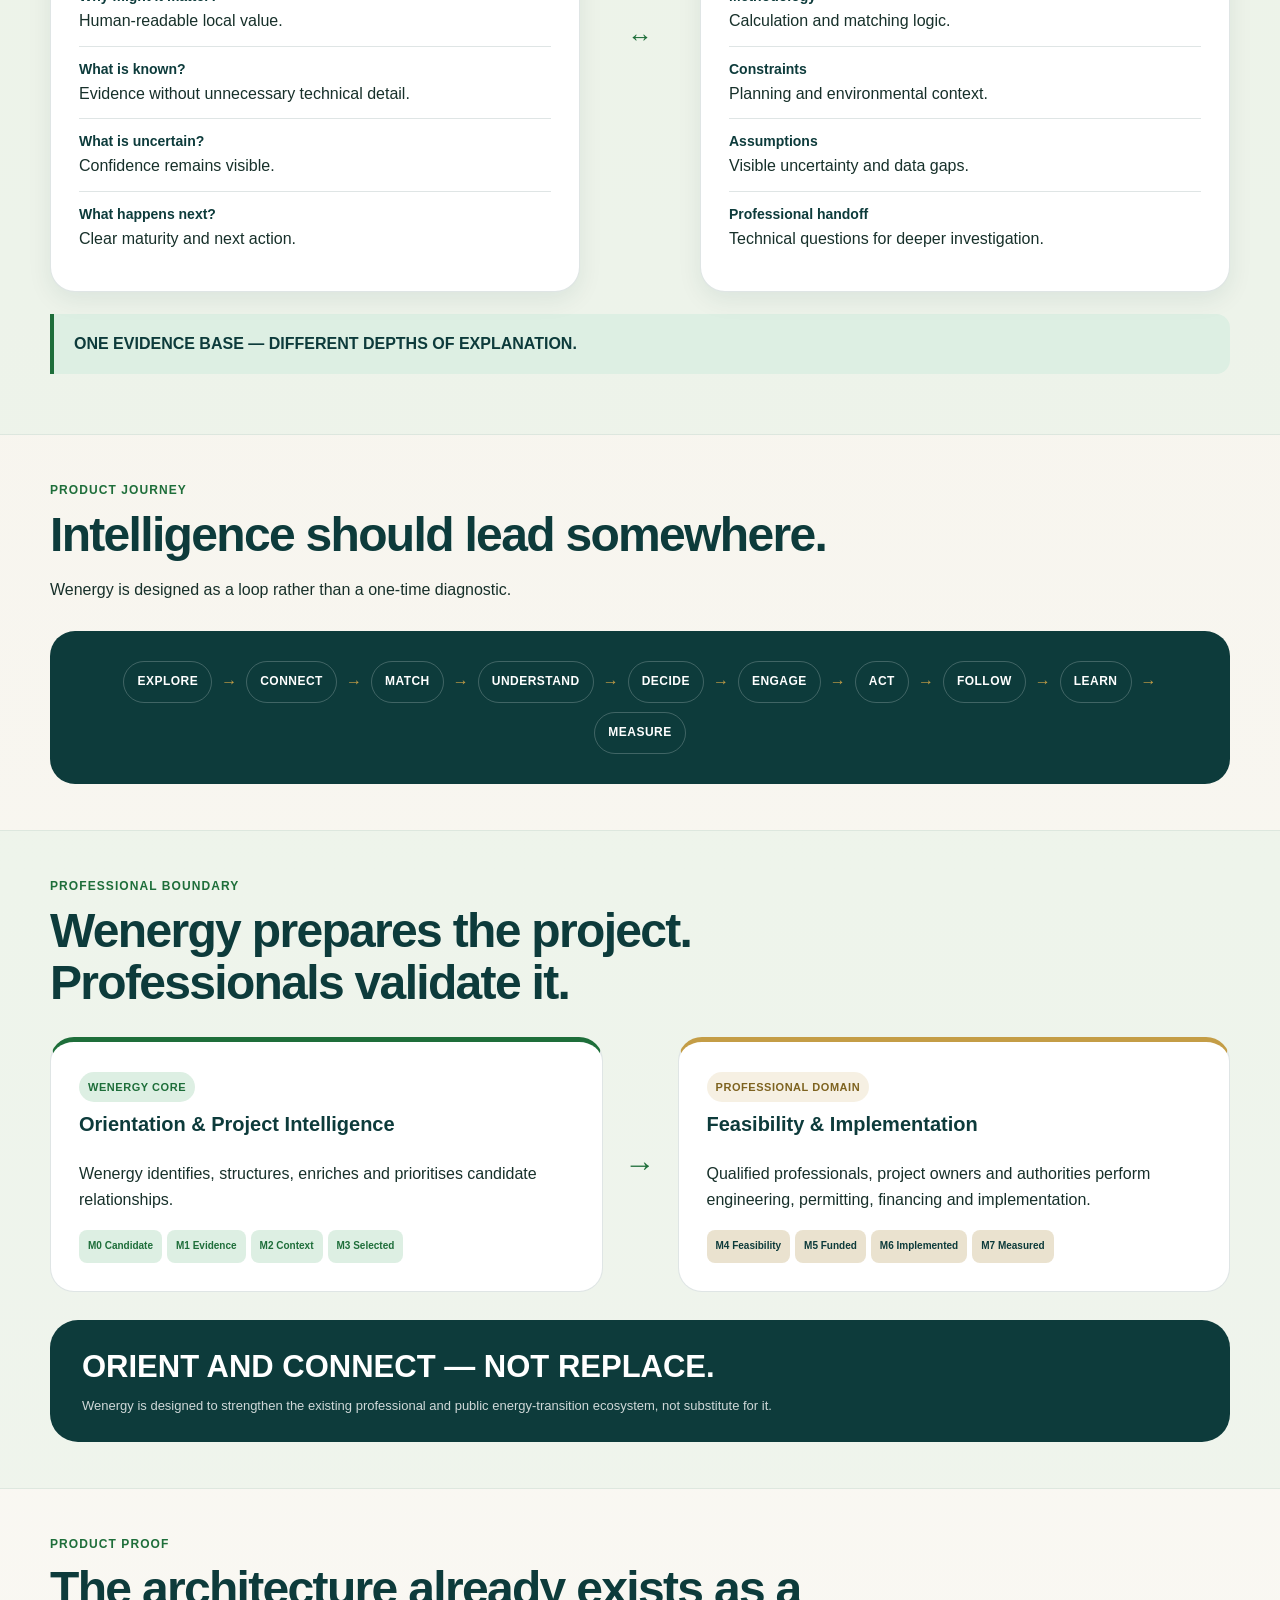
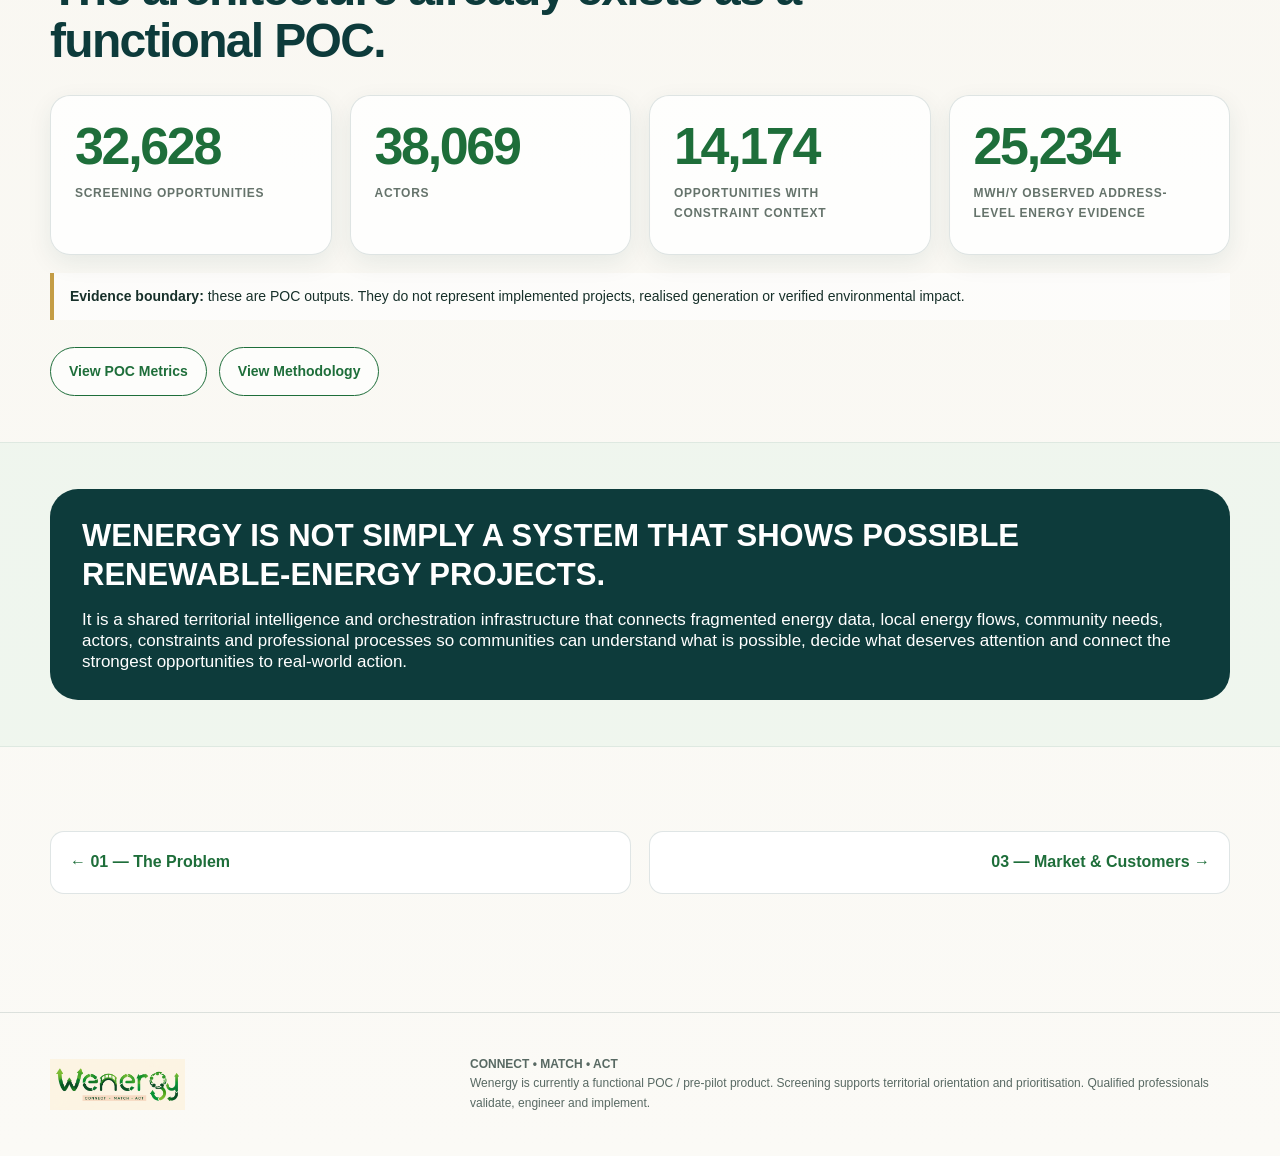
<file: business-case/02_solution.html>
<!DOCTYPE html>
<html lang="en">
<head>
  <meta charset="UTF-8">
  <meta name="viewport" content="width=device-width, initial-scale=1.0">

  <meta name="description"
        content="Wenergy — Territorial Energy Intelligence & Orchestration. CONNECT • MATCH • ACT through evidence, actors, energy pathways and Project Lenses.">

  <title>02 — The Solution | Wenergy</title>

  <link rel="stylesheet" href="../assets/css/wenergy.css">

  <style>

    .solution-hero {
      position: relative;
      overflow: hidden;
    }

    .solution-hero::before {
      content: "";
      position: absolute;
      width: 580px;
      height: 580px;
      left: -360px;
      top: -320px;
      border-radius: 50%;
      background:
        radial-gradient(circle,
          rgba(46,204,113,.12) 0%,
          rgba(46,204,113,.03) 45%,
          transparent 70%);
      pointer-events: none;
    }

    .solution-pillars {
      display: grid;
      grid-template-columns: repeat(3,1fr);
      gap: 18px;
      margin-top: 30px;
    }

    .pillar {
      position: relative;
      min-height: 260px;
      padding: 29px;
      border-radius: 25px;
      overflow: hidden;
      border: 1px solid var(--border);
      background: rgba(255,255,255,.84);
      box-shadow: var(--shadow-sm);
    }

    .pillar-number {
      font-size: 70px;
      font-weight: 900;
      color: rgba(30,110,58,.07);
      position: absolute;
      right: 17px;
      top: 1px;
      letter-spacing: -.08em;
    }

    .pillar h3 {
      font-size: 29px;
      color: var(--forest);
      margin: 30px 0 11px;
      letter-spacing: -.035em;
    }

    .pillar-arrow {
      font-size: 26px;
      color: var(--gold);
      margin-top: 18px;
    }

    .architecture {
      display: grid;
      gap: 10px;
      margin-top: 26px;
    }

    .architecture-layer {
      position: relative;
      display: grid;
      grid-template-columns: 195px 1fr;
      gap: 24px;
      align-items: center;
      min-height: 80px;
      padding: 17px 23px;
      border-radius: 18px;
      border: 1px solid rgba(13,59,59,.10);
      background: rgba(255,255,255,.75);
    }

    .architecture-layer::after {
      content: "↓";
      position: absolute;
      left: 89px;
      bottom: -24px;
      z-index: 5;
      color: var(--forest);
      font-size: 20px;
      font-weight: 900;
    }

    .architecture-layer:last-child::after {
      content: "";
    }

    .architecture-label {
      font-weight: 900;
      color: var(--teal);
      font-size: 15px;
    }

    .architecture-desc {
      color: #4d6159;
      font-size: 14px;
    }

    .engine-layer {
      background: var(--teal);
      color: white;
      border-color: var(--teal);
    }

    .engine-layer .architecture-label,
    .engine-layer .architecture-desc {
      color: white;
    }

    .lens-wrap {
      display: grid;
      grid-template-columns: minmax(0,1fr) minmax(350px,.92fr);
      gap: 28px;
      align-items: stretch;
    }

    .lens-card {
      background:
        linear-gradient(145deg, rgba(255,255,255,.97), rgba(221,239,227,.6));
      border: 1px solid var(--border);
      border-radius: 29px;
      box-shadow: var(--shadow);
      padding: 29px;
      position: relative;
      overflow: hidden;
    }

    .lens-card::before {
      content: "PROJECT LENS";
      position: absolute;
      right: -6px;
      top: 13px;
      font-size: 11px;
      letter-spacing: .12em;
      font-weight: 900;
      color: rgba(30,110,58,.32);
      transform: rotate(90deg) translateX(54px);
      transform-origin: right top;
    }

    .lens-top {
      display: flex;
      justify-content: space-between;
      gap: 16px;
      align-items: flex-start;
      padding-right: 22px;
    }

    .lens-title {
      margin: 5px 0 3px;
      font-size: 25px;
      color: var(--teal);
      line-height: 1.12;
    }

    .lens-status {
      display: inline-flex;
      border-radius: 999px;
      padding: 7px 10px;
      background: var(--mint);
      color: var(--forest);
      font-weight: 900;
      font-size: 11px;
      text-transform: uppercase;
    }

    .lens-grid {
      display: grid;
      grid-template-columns: 1fr 1fr;
      gap: 11px;
      margin-top: 22px;
    }

    .lens-item {
      background: rgba(255,255,255,.78);
      border: 1px solid rgba(13,59,59,.09);
      border-radius: 14px;
      padding: 14px;
    }

    .lens-item span {
      display: block;
      font-size: 10px;
      text-transform: uppercase;
      font-weight: 900;
      letter-spacing: .07em;
      color: var(--grey);
      margin-bottom: 6px;
    }

    .lens-item strong {
      color: var(--teal);
      font-size: 14px;
    }

    .lens-next {
      margin-top: 14px;
      padding: 18px;
      background: var(--forest);
      color: white;
      border-radius: 16px;
    }

    .lens-next span {
      display: block;
      font-size: 10px;
      text-transform: uppercase;
      opacity: .72;
      letter-spacing: .08em;
      font-weight: 800;
    }

    .lens-next strong {
      display: block;
      margin-top: 6px;
      font-size: 17px;
    }

    .lens-explain {
      padding: 28px;
      background: var(--teal);
      border-radius: 28px;
      color: white;
    }

    .lens-explain h3 {
      color: white;
      font-size: 28px;
    }

    .lens-explain p {
      opacity: .9;
    }

    .lens-step {
      display: flex;
      gap: 13px;
      align-items: flex-start;
      margin: 17px 0;
    }

    .lens-step-num {
      flex: 0 0 35px;
      width: 35px;
      height: 35px;
      display: grid;
      place-items: center;
      background: var(--gold);
      color: var(--teal);
      font-weight: 900;
      border-radius: 50%;
      font-size: 12px;
    }

    .pathways {
      display: grid;
      grid-template-columns: repeat(4,1fr);
      gap: 13px;
    }

    .pathway {
      padding: 19px;
      border-radius: 18px;
      background: rgba(255,255,255,.82);
      border: 1px solid var(--border);
      min-height: 128px;
    }

    .pathway strong {
      display: block;
      color: var(--teal);
      margin-bottom: 5px;
    }

    .pathway-count {
      font-size: 25px;
      color: var(--forest);
      font-weight: 900;
      letter-spacing: -.04em;
    }

    .pathway small {
      color: var(--grey);
    }

    .evidence-ladder {
      display: grid;
      grid-template-columns: repeat(6,1fr);
      gap: 8px;
      align-items: end;
      margin-top: 30px;
    }

    .evidence-step {
      display: grid;
      place-items: center;
      text-align: center;
      padding: 17px 8px;
      border-radius: 14px;
      font-size: 11px;
      font-weight: 900;
      min-height: 90px;
      border: 1px solid rgba(13,59,59,.08);
    }

    .ev-assumed {
      background: rgba(196,157,70,.12);
    }

    .ev-inferred {
      background: rgba(234,226,207,.9);
    }

    .ev-estimated {
      background: rgba(221,239,227,.72);
    }

    .ev-observed {
      background: rgba(46,204,113,.18);
    }

    .ev-actor {
      background: rgba(30,110,58,.18);
    }

    .ev-expert {
      background: var(--forest);
      color: white;
    }

    .mode-comparison {
      display: grid;
      grid-template-columns: 1fr 80px 1fr;
      gap: 20px;
      align-items: stretch;
    }

    .mode-card {
      padding: 28px;
      border-radius: 25px;
      background: white;
      border: 1px solid var(--border);
      box-shadow: var(--shadow-sm);
    }

    .mode-divider {
      display: grid;
      place-items: center;
      color: var(--forest);
      font-size: 25px;
      font-weight: 900;
    }

    .mode-feature {
      padding: 11px 0;
      border-bottom: 1px solid var(--border);
    }

    .mode-feature:last-child {
      border-bottom: 0;
    }

    .mode-feature strong {
      display: block;
      color: var(--teal);
      font-size: 14px;
    }

    .loop {
      display: flex;
      flex-wrap: wrap;
      gap: 9px;
      align-items: center;
      justify-content: center;
      padding: 30px;
      border-radius: 25px;
      background: var(--teal);
    }

    .loop-node {
      color: white;
      font-size: 12px;
      font-weight: 900;
      letter-spacing: .04em;
      padding: 10px 13px;
      border: 1px solid rgba(255,255,255,.21);
      border-radius: 999px;
    }

    .loop-arrow {
      color: var(--gold);
      font-weight: 900;
    }

    .boundary-grid {
      display: grid;
      grid-template-columns: 1fr auto 1fr;
      gap: 22px;
      align-items: center;
    }

    .boundary-card {
      padding: 28px;
      border-radius: 24px;
      border: 1px solid var(--border);
      background: white;
    }

    .boundary-card.wenergy {
      border-top: 5px solid var(--forest);
    }

    .boundary-card.professional {
      border-top: 5px solid var(--gold);
    }

    .boundary-arrow {
      font-size: 31px;
      color: var(--forest);
      font-weight: 900;
    }

    .maturity-row {
      display: flex;
      gap: 5px;
      flex-wrap: wrap;
      margin-top: 17px;
    }

    .maturity {
      padding: 8px 9px;
      border-radius: 8px;
      font-size: 10px;
      font-weight: 900;
      background: var(--mint);
      color: var(--forest);
    }

    .maturity.external {
      background: var(--beige-2);
      color: var(--teal);
    }

    @media (max-width: 920px) {

      .solution-pillars,
      .pathways {
        grid-template-columns: 1fr 1fr;
      }

      .lens-wrap,
      .boundary-grid {
        grid-template-columns: 1fr;
      }

      .boundary-arrow {
        transform: rotate(90deg);
        text-align: center;
      }

      .evidence-ladder {
        grid-template-columns: repeat(3,1fr);
      }

      .mode-comparison {
        grid-template-columns: 1fr;
      }

      .mode-divider {
        transform: rotate(90deg);
      }

    }

    @media (max-width: 620px) {

      .solution-pillars,
      .pathways,
      .evidence-ladder,
      .lens-grid {
        grid-template-columns: 1fr;
      }

      .architecture-layer {
        grid-template-columns: 1fr;
        gap: 4px;
      }

      .architecture-layer::after {
        left: 50%;
      }

    }

  </style>
</head>

<body>

<header class="topbar">
  <div class="container nav">

    <a class="brand" href="../index.html">
      <img src="../assets/wenergy_logo.png" alt="Wenergy">
    </a>

    <nav class="navlinks">
      <a href="01_problem.html">01 Problem</a>
      <a class="active" href="02_solution.html">02 Solution</a>
      <a href="03_market.html">03 Market</a>
      <a href="04_competition.html">04 Competition</a>
      <a href="05_business_model.html">05 Business</a>
      <a href="06_financial_case.html">06 Financials</a>
      <a href="07_foix_pilot.html">07 Pilot</a>
      <a href="12_roadmap.html">12 Roadmap</a>
    </nav>

  </div>
</header>

<main>

<section class="page-hero solution-hero">

  <div class="container">

    <div class="breadcrumb">
      <a href="../index.html">Wenergy</a>
      &nbsp;/&nbsp;
      Business Case
      &nbsp;/&nbsp;
      Solution
    </div>

    <div class="section-kicker">
      Chapter 02 / 12
    </div>

    <h1>
      From fragmented evidence
      <span style="color:var(--forest)">
        to an actionable territorial project pipeline.
      </span>
    </h1>

    <p class="lead">
      Wenergy is a Territorial Energy Intelligence & Orchestration platform
      designed to connect local energy needs, renewable and recoverable resources,
      infrastructure, actors and constraints — then turn stronger relationships
      into explainable Project Lenses and real next actions.
    </p>

    <div class="actions">
      <span class="tag">Territorial Intelligence</span>
      <span class="tag">Multi-Energy</span>
      <span class="tag">Evidence-Aware</span>
      <span class="tag">Action-Oriented</span>
    </div>

  </div>

</section>

<section class="section">

  <div class="container">

    <div class="section-head">
      <div class="section-kicker">
        The Wenergy Model
      </div>

      <h2>
        CONNECT • MATCH • ACT
      </h2>

      <p>
        The product is structured around three simple functions that together
        transform territorial information into a project-development workflow.
      </p>
    </div>

    <div class="solution-pillars">

      <article class="pillar">
        <div class="pillar-number">01</div>
        <span class="tag">CONNECT</span>

        <h3>Connect the territory.</h3>

        <p>
          Bring together energy resources, demand, actors, infrastructure,
          buildings, environmental context and local evidence.
        </p>

        <div class="pillar-arrow">↘</div>
      </article>

      <article class="pillar">
        <div class="pillar-number">02</div>
        <span class="tag">MATCH</span>

        <h3>Find meaningful relationships.</h3>

        <p>
          Identify plausible relationships between local needs and renewable or
          recoverable-energy resources across multiple pathways.
        </p>

        <div class="pillar-arrow">↘</div>
      </article>

      <article class="pillar">
        <div class="pillar-number">03</div>
        <span class="tag">ACT</span>

        <h3>Make the next step explicit.</h3>

        <p>
          Convert stronger candidates into evidence-backed Project Lenses ready for
          actor validation and professional investigation.
        </p>

        <div class="pillar-arrow">→</div>
      </article>

    </div>

  </div>

</section>

<section class="section section-alt">

  <div class="container">

    <div class="section-head">
      <div class="section-kicker">
        Product Architecture
      </div>

      <h2>
        One system — several intelligence layers.
      </h2>

      <p>
        Wenergy separates raw evidence, actor context, project logic and user-facing
        action so every output remains explainable.
      </p>
    </div>

    <div class="architecture">

      <div class="architecture-layer">
        <div class="architecture-label">
          01 — Data / Energy Fabric
        </div>

        <div class="architecture-desc">
          Territorial datasets, buildings, energy context, environmental and planning
          layers, infrastructure and pathway-specific evidence.
        </div>
      </div>

      <div class="architecture-layer">
        <div class="architecture-label">
          02 — Actor Layer
        </div>

        <div class="architecture-desc">
          Municipalities, facilities, businesses, farmers, operators, residents,
          experts and other actors linked to project relationships.
        </div>
      </div>

      <div class="architecture-layer engine-layer">
        <div class="architecture-label">
          03 — Wenergy Engine
        </div>

        <div class="architecture-desc">
          Deterministic screening, matching, evidence classification,
          context enrichment, ranking and data-gap logic.
        </div>
      </div>

      <div class="architecture-layer">
        <div class="architecture-label">
          04 — Opportunities
        </div>

        <div class="architecture-desc">
          Candidate renewable and recoverable-energy relationships across
          multiple pathways.
        </div>
      </div>

      <div class="architecture-layer">
        <div class="architecture-label">
          05 — Project Lens
        </div>

        <div class="architecture-desc">
          Structured project object containing evidence, actors, constraints,
          uncertainty, maturity and next actions.
        </div>
      </div>

      <div class="architecture-layer">
        <div class="architecture-label">
          06 — Map / UI / Action
        </div>

        <div class="architecture-desc">
          Territorial exploration, decision support, engagement, professional handoff
          and project follow-up.
        </div>
      </div>

    </div>

  </div>

</section>

<section class="section">

  <div class="container">

    <div class="section-head">
      <div class="section-kicker">
        Core Product Object
      </div>

      <h2>
        The Project Lens turns a possibility into a decision object.
      </h2>

      <p>
        Instead of showing users another isolated marker on a map, Wenergy structures
        each stronger opportunity around the evidence and decisions required to move
        it forward.
      </p>
    </div>

    <div class="lens-wrap">

      <article class="lens-card">

        <div class="lens-top">

          <div>
            <span class="lens-status">
              M2 — Context Enriched
            </span>

            <h3 class="lens-title">
              Recoverable Heat → Public Building Cluster
            </h3>

            <p style="margin:4px 0;color:var(--grey)">
              Illustrative Project Lens structure
            </p>
          </div>

        </div>

        <div class="lens-grid">

          <div class="lens-item">
            <span>Resource</span>
            <strong>Potential waste-heat source</strong>
          </div>

          <div class="lens-item">
            <span>Need</span>
            <strong>Nearby heat demand</strong>
          </div>

          <div class="lens-item">
            <span>Actors</span>
            <strong>Source + demand operator + territory</strong>
          </div>

          <div class="lens-item">
            <span>Evidence</span>
            <strong>Observed + contextual</strong>
          </div>

          <div class="lens-item">
            <span>Constraint</span>
            <strong>Professional review required</strong>
          </div>

          <div class="lens-item">
            <span>Confidence</span>
            <strong>Medium</strong>
          </div>

          <div class="lens-item">
            <span>Data Gap</span>
            <strong>Temperature + operating hours</strong>
          </div>

          <div class="lens-item">
            <span>Professional Stage</span>
            <strong>Pre-feasibility candidate</strong>
          </div>

        </div>

        <div class="lens-next">
          <span>Next Action</span>
          <strong>
            Confirm heat-source characteristics and initiate professional
            heat-recovery pre-feasibility.
          </strong>
        </div>

      </article>

      <aside class="lens-explain">

        <span class="tag"
              style="background:rgba(255,255,255,.14);color:white">
          Why it matters
        </span>

        <h3>
          A project is more than a coordinate.
        </h3>

        <p>
          The Lens creates a common object that different users can understand,
          validate and progressively improve.
        </p>

        <div class="lens-step">
          <div class="lens-step-num">1</div>
          <div>
            <strong>See what is known.</strong><br>
            Evidence and provenance remain visible.
          </div>
        </div>

        <div class="lens-step">
          <div class="lens-step-num">2</div>
          <div>
            <strong>See what is missing.</strong><br>
            Data gaps become explicit tasks.
          </div>
        </div>

        <div class="lens-step">
          <div class="lens-step-num">3</div>
          <div>
            <strong>See who matters.</strong><br>
            Relevant actors become part of the project object.
          </div>
        </div>

        <div class="lens-step">
          <div class="lens-step-num">4</div>
          <div>
            <strong>See what happens next.</strong><br>
            Each priority Lens finishes with an operational next action.
          </div>
        </div>

      </aside>

    </div>

  </div>

</section>

<section class="section section-alt">

  <div class="container">

    <div class="section-head">
      <div class="section-kicker">
        Multi-Energy by Design
      </div>

      <h2>
        Eight pathways. One project-intelligence framework.
      </h2>

      <p>
        Wenergy is not designed around a predetermined technology.
        Pathway-specific logic plugs into a common territorial orchestration layer.
      </p>
    </div>

    <div class="pathways">

      <div class="pathway">
        <strong>Solar</strong>
        <div class="pathway-count">32,215</div>
        <small>Current screening opportunities</small>
      </div>

      <div class="pathway">
        <strong>Waste Heat</strong>
        <div class="pathway-count">151</div>
        <small>Relationship-centric pathway</small>
      </div>

      <div class="pathway">
        <strong>Biomass</strong>
        <div class="pathway-count">127</div>
        <small>Local resource pathway</small>
      </div>

      <div class="pathway">
        <strong>Hydro</strong>
        <div class="pathway-count">79</div>
        <small>Architecture breadth</small>
      </div>

      <div class="pathway">
        <strong>Geothermal</strong>
        <div class="pathway-count">28</div>
        <small>Heat potential</small>
      </div>

      <div class="pathway">
        <strong>Wind</strong>
        <div class="pathway-count">12</div>
        <small>Context-dependent</small>
      </div>

      <div class="pathway">
        <strong>Agricultural Biogas</strong>
        <div class="pathway-count">8</div>
        <small>Actor/resource relationship</small>
      </div>

      <div class="pathway">
        <strong>Municipal Waste</strong>
        <div class="pathway-count">8</div>
        <small>Recoverable-energy pathway</small>
      </div>

    </div>

    <div class="source" style="margin-top:18px">
      <strong>Current POC reality:</strong>
      solar represents approximately 98.7% of present screening volume.
      This reflects current evidence and algorithm maturity — not a solar-only
      product strategy.
    </div>

  </div>

</section>

<section class="section">

  <div class="container">

    <div class="section-head">
      <div class="section-kicker">
        Evidence Architecture
      </div>

      <h2>
        Wenergy does not hide uncertainty.
      </h2>

      <p>
        Every important input can retain an evidence class so users know whether
        they are looking at a fact, estimate, inference, confirmation or assumption.
      </p>
    </div>

    <div class="evidence-ladder">

      <div class="evidence-step ev-assumed">
        ASSUMED
      </div>

      <div class="evidence-step ev-inferred">
        INFERRED
      </div>

      <div class="evidence-step ev-estimated">
        ESTIMATED
      </div>

      <div class="evidence-step ev-observed">
        OBSERVED
      </div>

      <div class="evidence-step ev-actor">
        ACTOR-CONFIRMED
      </div>

      <div class="evidence-step ev-expert">
        EXPERT-VALIDATED
      </div>

    </div>

    <div class="callout callout-light"
         style="margin-top:28px">

      MISSING EVIDENCE SHOULD LOWER CONFIDENCE —
      NOT CREATE FALSE PRECISION.

    </div>

  </div>

</section>

<section class="section section-alt">

  <div class="container">

    <div class="section-head">

      <div class="section-kicker">
        One Evidence Base — Two Depths
      </div>

      <h2>
        Simple enough to understand.
        Detailed enough to challenge.
      </h2>

    </div>

    <div class="mode-comparison">

      <article class="mode-card">

        <span class="tag">Simple Mode</span>

        <h3>
          For communities and non-specialist users
        </h3>

        <div class="mode-feature">
          <strong>What is the project?</strong>
          Clear project explanation.
        </div>

        <div class="mode-feature">
          <strong>Why might it matter?</strong>
          Human-readable local value.
        </div>

        <div class="mode-feature">
          <strong>What is known?</strong>
          Evidence without unnecessary technical detail.
        </div>

        <div class="mode-feature">
          <strong>What is uncertain?</strong>
          Confidence remains visible.
        </div>

        <div class="mode-feature">
          <strong>What happens next?</strong>
          Clear maturity and next action.
        </div>

      </article>

      <div class="mode-divider">
        ↔
      </div>

      <article class="mode-card">

        <span class="tag">Expert Mode</span>

        <h3>
          For territorial teams and professionals
        </h3>

        <div class="mode-feature">
          <strong>Evidence provenance</strong>
          Source and evidence class.
        </div>

        <div class="mode-feature">
          <strong>Methodology</strong>
          Calculation and matching logic.
        </div>

        <div class="mode-feature">
          <strong>Constraints</strong>
          Planning and environmental context.
        </div>

        <div class="mode-feature">
          <strong>Assumptions</strong>
          Visible uncertainty and data gaps.
        </div>

        <div class="mode-feature">
          <strong>Professional handoff</strong>
          Technical questions for deeper investigation.
        </div>

      </article>

    </div>

    <div class="guardrail" style="margin-top:22px">
      ONE EVIDENCE BASE — DIFFERENT DEPTHS OF EXPLANATION.
    </div>

  </div>

</section>

<section class="section">

  <div class="container">

    <div class="section-head">
      <div class="section-kicker">
        Product Journey
      </div>

      <h2>
        Intelligence should lead somewhere.
      </h2>

      <p>
        Wenergy is designed as a loop rather than a one-time diagnostic.
      </p>
    </div>

    <div class="loop">

      <span class="loop-node">EXPLORE</span>
      <span class="loop-arrow">→</span>

      <span class="loop-node">CONNECT</span>
      <span class="loop-arrow">→</span>

      <span class="loop-node">MATCH</span>
      <span class="loop-arrow">→</span>

      <span class="loop-node">UNDERSTAND</span>
      <span class="loop-arrow">→</span>

      <span class="loop-node">DECIDE</span>
      <span class="loop-arrow">→</span>

      <span class="loop-node">ENGAGE</span>
      <span class="loop-arrow">→</span>

      <span class="loop-node">ACT</span>
      <span class="loop-arrow">→</span>

      <span class="loop-node">FOLLOW</span>
      <span class="loop-arrow">→</span>

      <span class="loop-node">LEARN</span>
      <span class="loop-arrow">→</span>

      <span class="loop-node">MEASURE</span>

    </div>

  </div>

</section>

<section class="section section-alt">

  <div class="container">

    <div class="section-head">
      <div class="section-kicker">
        Professional Boundary
      </div>

      <h2>
        Wenergy prepares the project.
        Professionals validate it.
      </h2>
    </div>

    <div class="boundary-grid">

      <article class="boundary-card wenergy">

        <span class="tag">Wenergy Core</span>

        <h3>
          Orientation & Project Intelligence
        </h3>

        <p>
          Wenergy identifies, structures, enriches and prioritises candidate
          relationships.
        </p>

        <div class="maturity-row">
          <span class="maturity">M0 Candidate</span>
          <span class="maturity">M1 Evidence</span>
          <span class="maturity">M2 Context</span>
          <span class="maturity">M3 Selected</span>
        </div>

      </article>

      <div class="boundary-arrow">
        →
      </div>

      <article class="boundary-card professional">

        <span class="tag"
              style="background:rgba(196,157,70,.15);color:#7e6320">
          Professional Domain
        </span>

        <h3>
          Feasibility & Implementation
        </h3>

        <p>
          Qualified professionals, project owners and authorities perform
          engineering, permitting, financing and implementation.
        </p>

        <div class="maturity-row">
          <span class="maturity external">M4 Feasibility</span>
          <span class="maturity external">M5 Funded</span>
          <span class="maturity external">M6 Implemented</span>
          <span class="maturity external">M7 Measured</span>
        </div>

      </article>

    </div>

    <div class="callout"
         style="margin-top:28px">

      ORIENT AND CONNECT — NOT REPLACE.

      <small>
        Wenergy is designed to strengthen the existing professional and public
        energy-transition ecosystem, not substitute for it.
      </small>

    </div>

  </div>

</section>

<section class="section">

  <div class="container">

    <div class="section-head">
      <div class="section-kicker">
        Product Proof
      </div>

      <h2>
        The architecture already exists as a functional POC.
      </h2>
    </div>

    <div class="grid-4">

      <div class="card metric">
        <div class="metric-value">32,628</div>
        <div class="metric-label">
          Screening Opportunities
        </div>
      </div>

      <div class="card metric">
        <div class="metric-value">38,069</div>
        <div class="metric-label">
          Actors
        </div>
      </div>

      <div class="card metric">
        <div class="metric-value">14,174</div>
        <div class="metric-label">
          Opportunities with Constraint Context
        </div>
      </div>

      <div class="card metric">
        <div class="metric-value">25,234</div>
        <div class="metric-label">
          MWh/y Observed Address-Level Energy Evidence
        </div>
      </div>

    </div>

    <div class="source" style="margin-top:18px">

      <strong>Evidence boundary:</strong>
      these are POC outputs.
      They do not represent implemented projects, realised generation or
      verified environmental impact.

    </div>

    <div class="actions">

      <a class="btn btn-secondary"
         href="../evidence/POC_METRICS.md">
        View POC Metrics
      </a>

      <a class="btn btn-secondary"
         href="../evidence/METHODOLOGY.md">
        View Methodology
      </a>

    </div>

  </div>

</section>

<section class="section section-alt">

  <div class="container">

    <div class="callout">

      WENERGY IS NOT SIMPLY A SYSTEM THAT SHOWS POSSIBLE RENEWABLE-ENERGY PROJECTS.

      <small style="font-size:17px;opacity:1;margin-top:15px">

        It is a shared territorial intelligence and orchestration infrastructure
        that connects fragmented energy data, local energy flows, community needs,
        actors, constraints and professional processes so communities can understand
        what is possible, decide what deserves attention and connect the strongest
        opportunities to real-world action.

      </small>

    </div>

  </div>

</section>

<section class="section">

  <div class="container">

    <div class="page-nav">

      <a href="01_problem.html">
        ← 01 — The Problem
      </a>

      <a href="03_market.html">
        03 — Market & Customers →
      </a>

    </div>

  </div>

</section>

</main>

<footer class="footer">

  <div class="container footer-grid">

    <img src="../assets/wenergy_logo.png" alt="Wenergy">

    <div class="disclaimer">

      <strong>CONNECT • MATCH • ACT</strong><br>

      Wenergy is currently a functional POC / pre-pilot product.
      Screening supports territorial orientation and prioritisation.
      Qualified professionals validate, engineer and implement.

    </div>

  </div>

</footer>

</body>
</html>
</file>
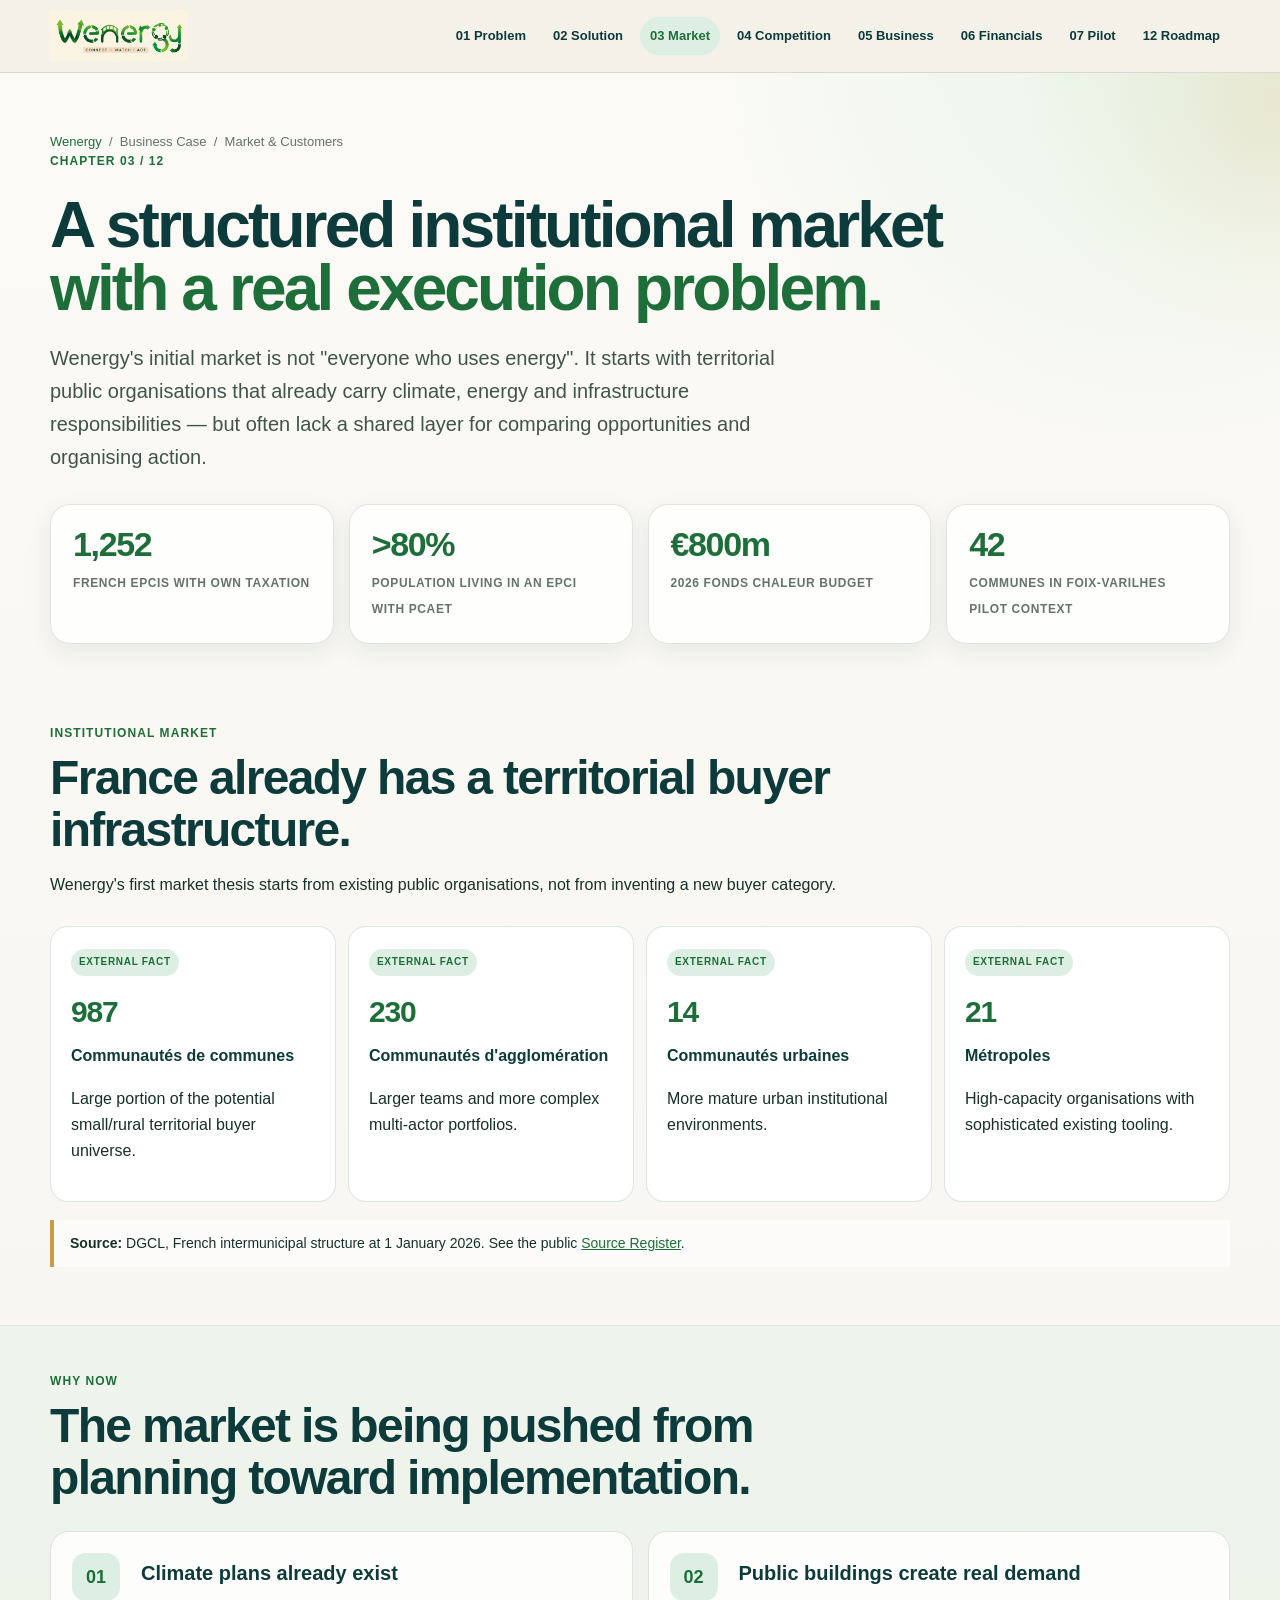
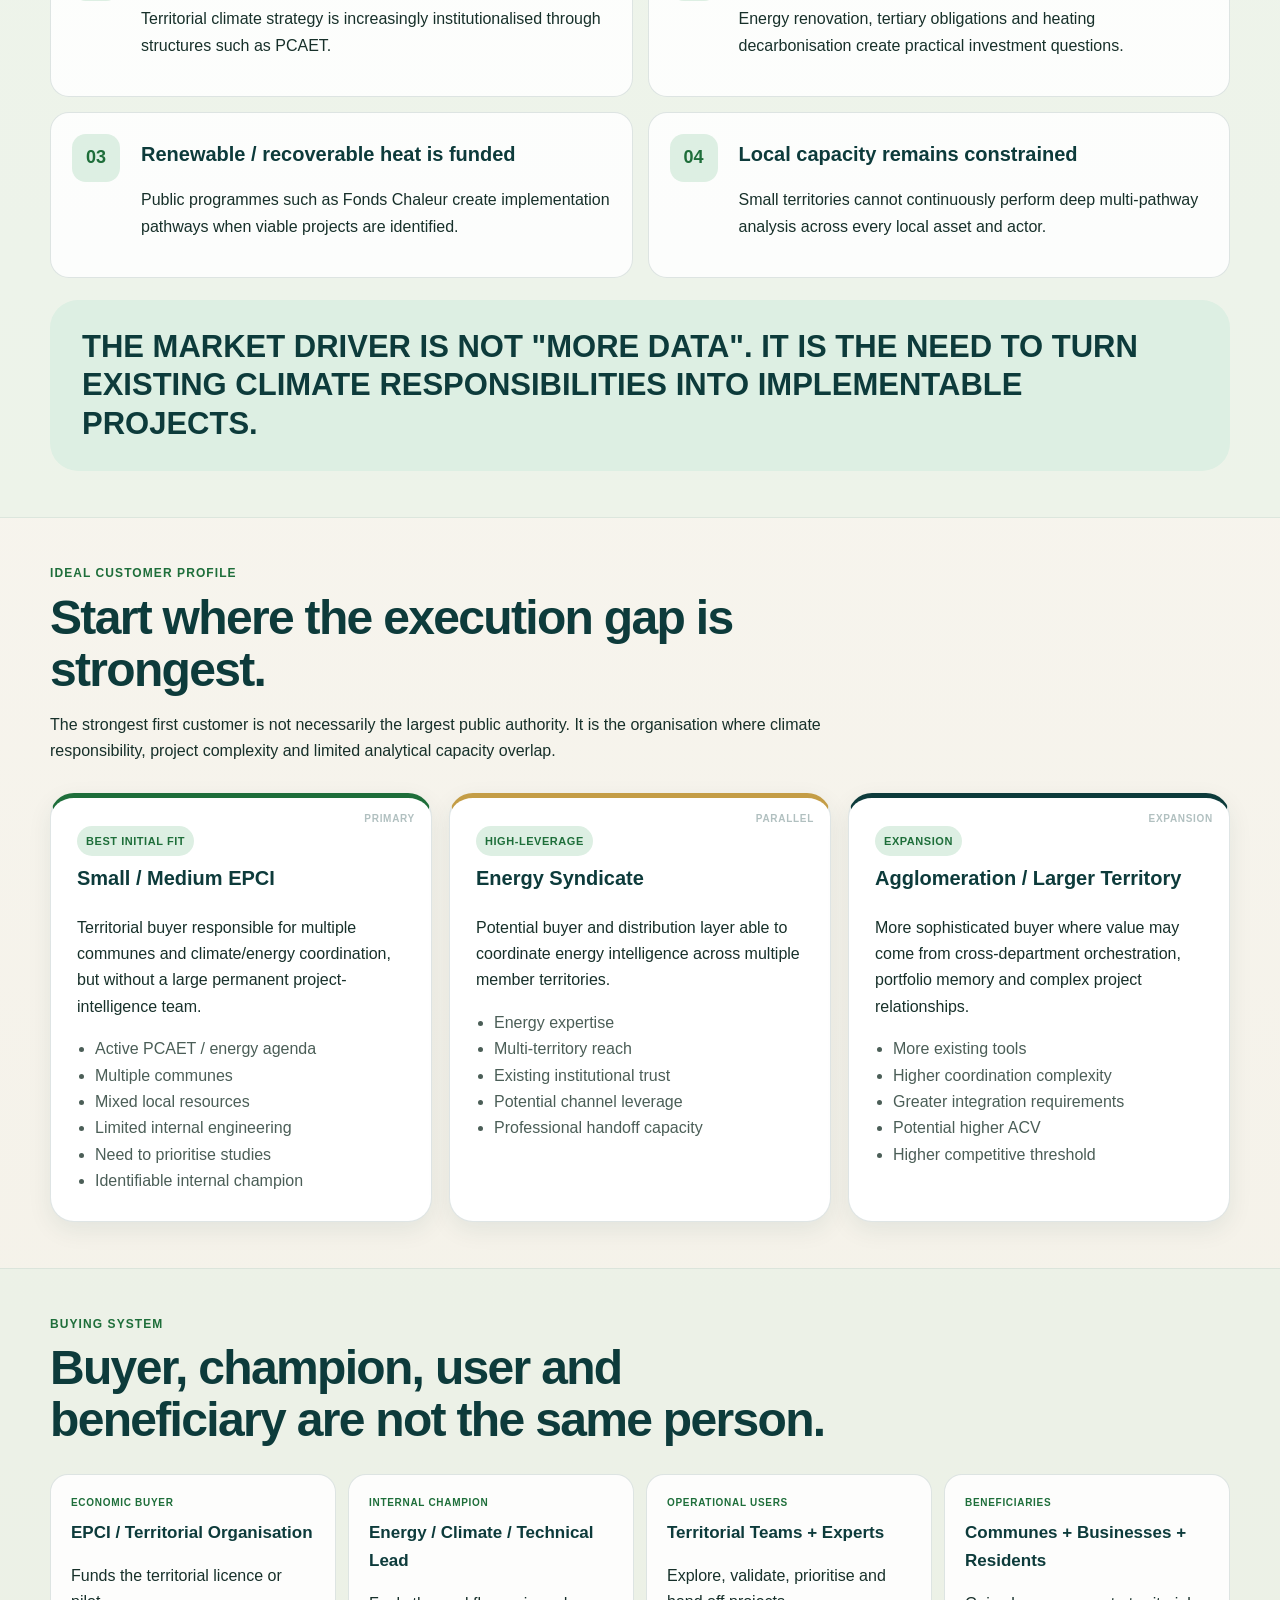
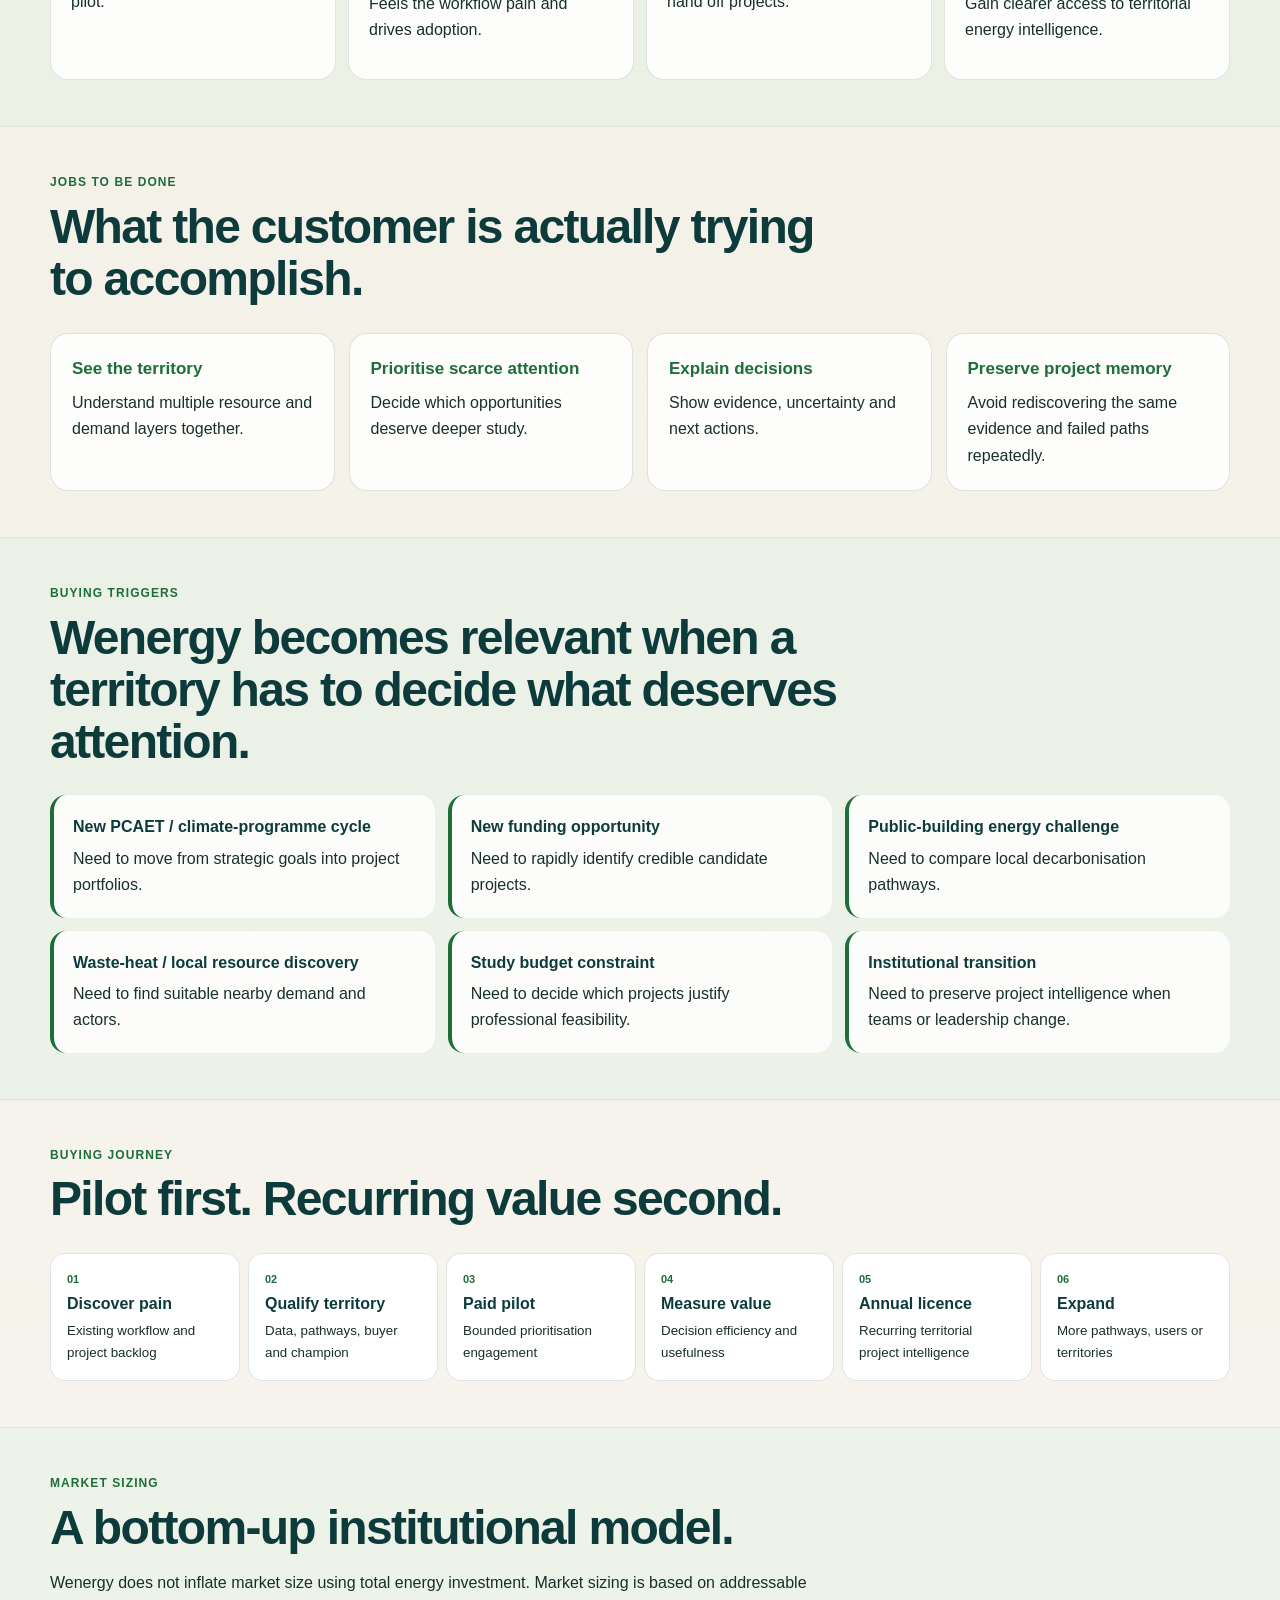
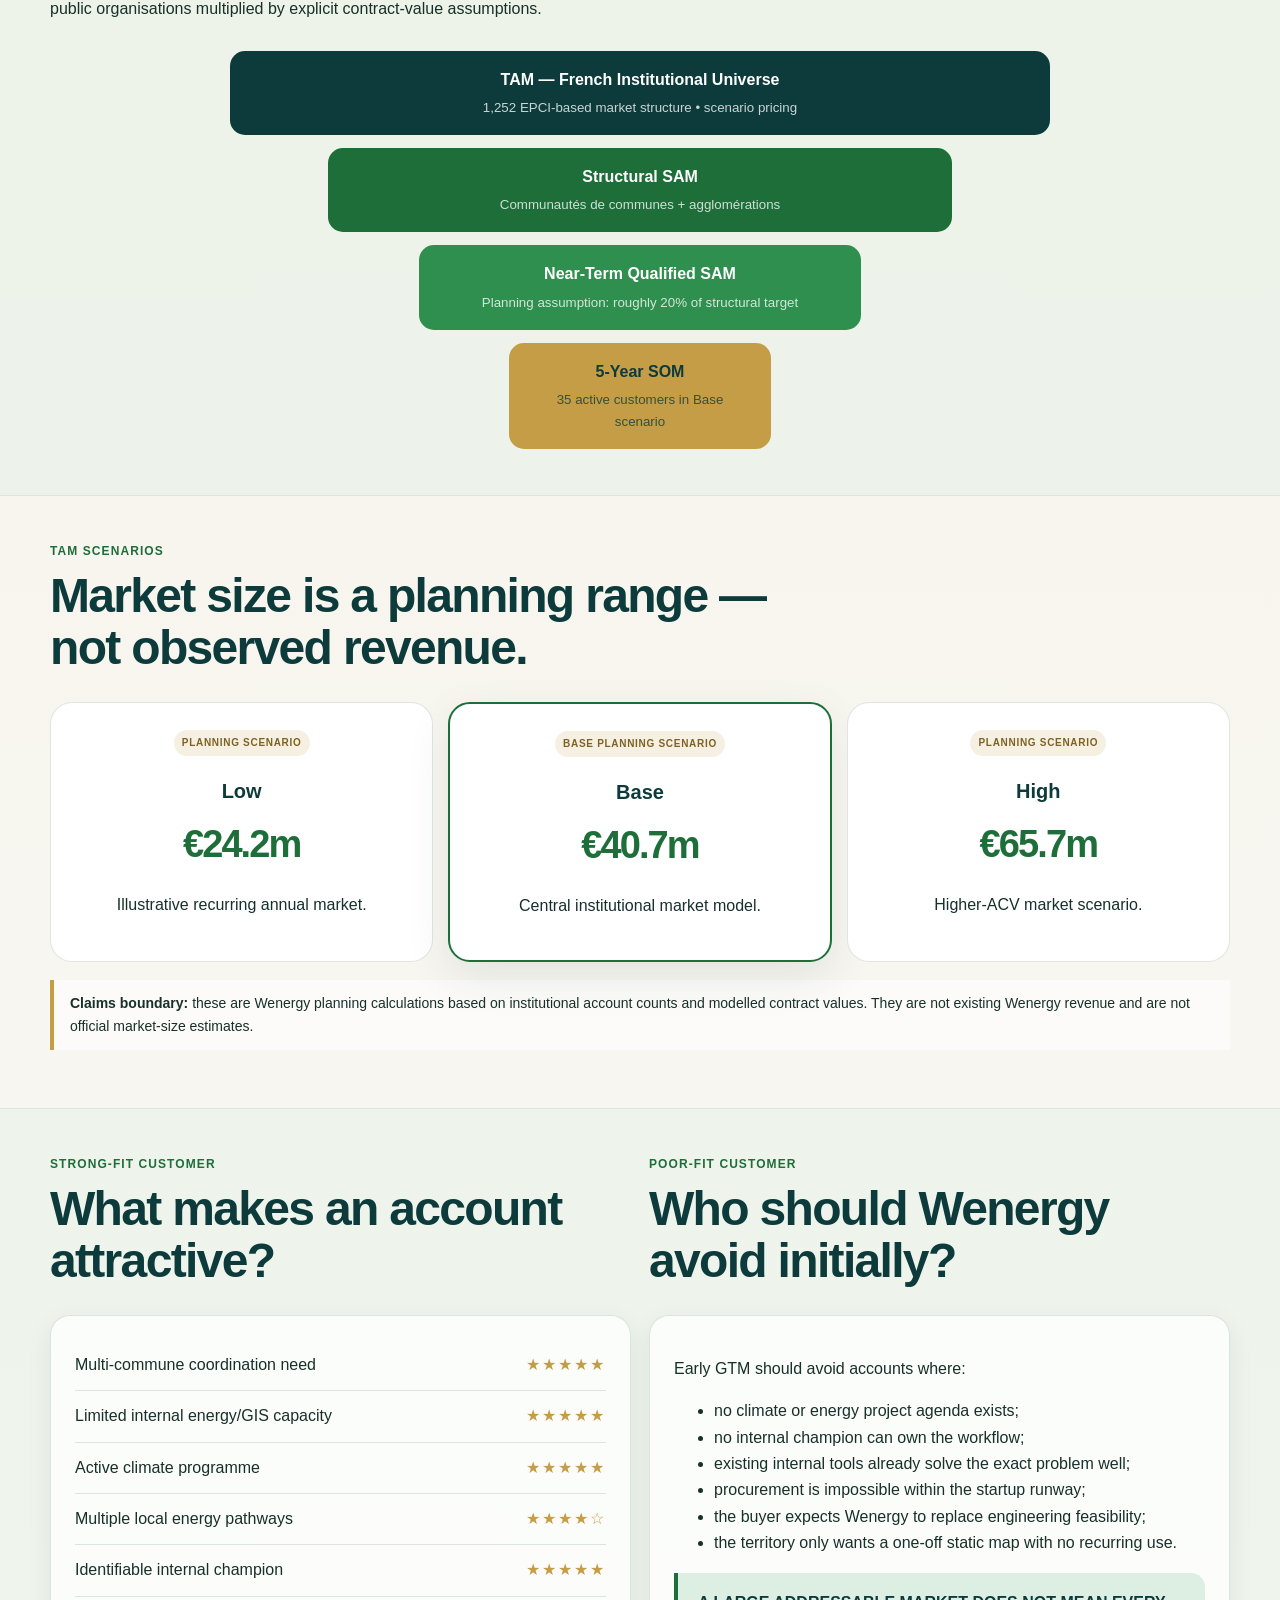
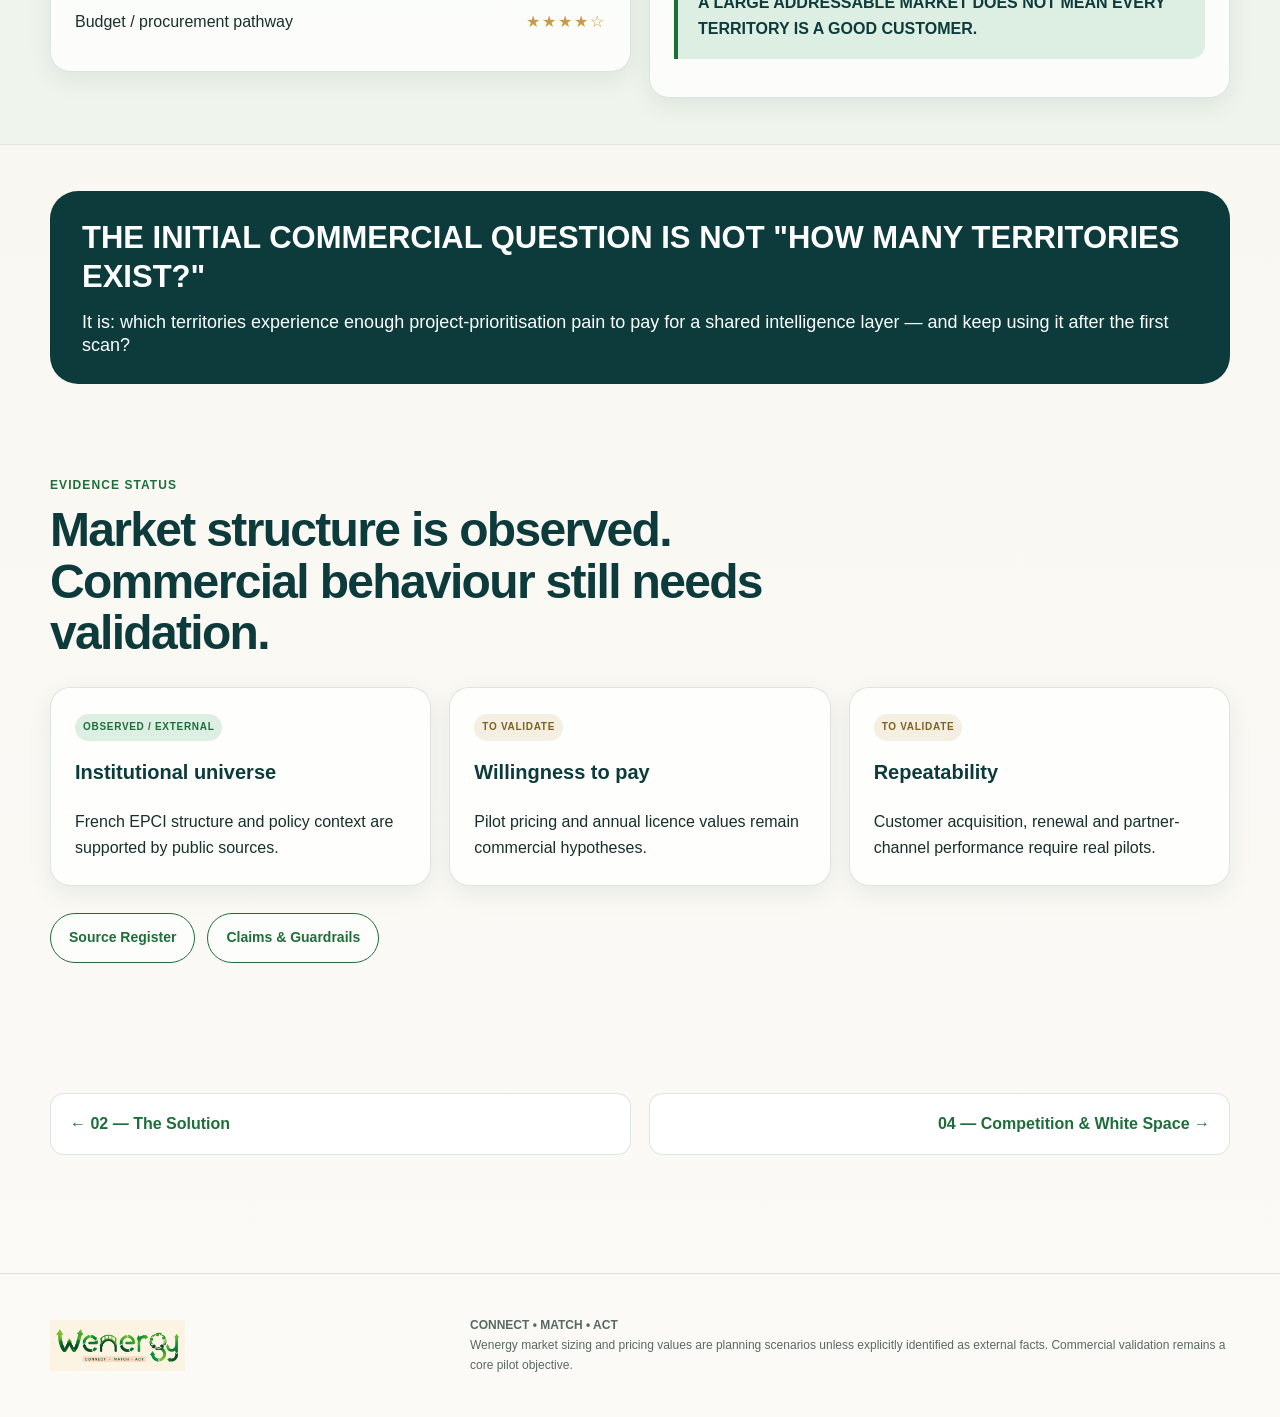
<file: business-case/03_market.html>
<!DOCTYPE html>
<html lang="en">
<head>
  <meta charset="UTF-8">
  <meta name="viewport" content="width=device-width, initial-scale=1.0">

  <meta name="description"
        content="Wenergy — Market, customers and institutional buying logic for Territorial Energy Intelligence & Orchestration.">

  <title>03 — Market & Customers | Wenergy</title>

  <link rel="stylesheet" href="../assets/css/wenergy.css">

  <style>

    .market-hero {
      position: relative;
      overflow: hidden;
    }

    .market-hero::after {
      content: "";
      position: absolute;
      width: 520px;
      height: 520px;
      right: -260px;
      top: -230px;
      background:
        radial-gradient(circle,
          rgba(196,157,70,.18) 0%,
          rgba(196,157,70,.04) 45%,
          transparent 72%);
      border-radius: 50%;
      pointer-events: none;
    }

    .market-kpis {
      display: grid;
      grid-template-columns: repeat(4,1fr);
      gap: 15px;
      margin-top: 30px;
    }

    .market-kpi {
      background: rgba(255,255,255,.82);
      border: 1px solid var(--border);
      border-radius: 20px;
      padding: 22px;
      box-shadow: var(--shadow-sm);
    }

    .market-kpi strong {
      display: block;
      font-size: 34px;
      line-height: 1;
      color: var(--forest);
      letter-spacing: -.04em;
      margin-bottom: 8px;
    }

    .market-kpi span {
      color: var(--grey);
      font-size: 12px;
      font-weight: 800;
      text-transform: uppercase;
      letter-spacing: .05em;
    }

    .institutional-stack {
      display: grid;
      grid-template-columns: repeat(4,1fr);
      gap: 12px;
    }

    .institution {
      border-radius: 18px;
      padding: 20px;
      min-height: 150px;
      background: white;
      border: 1px solid var(--border);
    }

    .institution-count {
      display: block;
      font-size: 30px;
      font-weight: 900;
      color: var(--forest);
      letter-spacing: -.04em;
      margin-bottom: 7px;
    }

    .institution strong {
      color: var(--teal);
    }

    .fact-badge,
    .assumption-badge {
      display: inline-block;
      font-size: 10px;
      font-weight: 900;
      letter-spacing: .07em;
      text-transform: uppercase;
      border-radius: 999px;
      padding: 5px 8px;
      margin-bottom: 11px;
    }

    .fact-badge {
      background: var(--mint);
      color: var(--forest);
    }

    .assumption-badge {
      background: rgba(196,157,70,.15);
      color: #7c6223;
    }

    .driver-grid {
      display: grid;
      grid-template-columns: repeat(2,1fr);
      gap: 15px;
    }

    .driver {
      display: grid;
      grid-template-columns: 54px 1fr;
      gap: 15px;
      padding: 21px;
      background: rgba(255,255,255,.84);
      border-radius: 19px;
      border: 1px solid var(--border);
    }

    .driver-icon {
      width: 48px;
      height: 48px;
      display: grid;
      place-items: center;
      border-radius: 14px;
      background: var(--mint);
      color: var(--forest);
      font-weight: 900;
      font-size: 18px;
    }

    .driver h3 {
      margin-bottom: 6px;
    }

    .icp-grid {
      display: grid;
      grid-template-columns: repeat(3,1fr);
      gap: 17px;
    }

    .icp-card {
      position: relative;
      min-height: 330px;
      background: white;
      border-radius: 24px;
      border: 1px solid var(--border);
      padding: 26px;
      box-shadow: var(--shadow-sm);
      overflow: hidden;
    }

    .icp-card.primary {
      border-top: 5px solid var(--forest);
    }

    .icp-card.secondary {
      border-top: 5px solid var(--gold);
    }

    .icp-card.explore {
      border-top: 5px solid var(--teal);
    }

    .icp-card::after {
      content: attr(data-tier);
      position: absolute;
      right: 16px;
      top: 13px;
      font-size: 10px;
      font-weight: 900;
      letter-spacing: .07em;
      color: rgba(13,59,59,.32);
    }

    .icp-list {
      padding-left: 18px;
      color: #4b5e57;
      margin-bottom: 0;
    }

    .role-map {
      display: grid;
      grid-template-columns: repeat(4,1fr);
      gap: 12px;
    }

    .role-card {
      padding: 20px;
      border-radius: 18px;
      background: rgba(255,255,255,.86);
      border: 1px solid var(--border);
    }

    .role-card strong {
      display: block;
      color: var(--teal);
      font-size: 17px;
      margin-bottom: 8px;
    }

    .role-label {
      font-size: 10px;
      font-weight: 900;
      letter-spacing: .07em;
      text-transform: uppercase;
      color: var(--forest);
      margin-bottom: 7px;
    }

    .buying-journey {
      display: grid;
      grid-template-columns: repeat(6,1fr);
      gap: 8px;
      margin-top: 24px;
    }

    .buy-step {
      min-height: 128px;
      display: flex;
      flex-direction: column;
      justify-content: space-between;
      padding: 16px;
      border-radius: 15px;
      background: white;
      border: 1px solid var(--border);
    }

    .buy-step-num {
      font-size: 11px;
      color: var(--forest);
      font-weight: 900;
    }

    .buy-step strong {
      color: var(--teal);
      line-height: 1.25;
    }

    .trigger-grid {
      display: grid;
      grid-template-columns: repeat(3,1fr);
      gap: 13px;
    }

    .trigger {
      padding: 19px;
      background: rgba(255,255,255,.84);
      border-radius: 16px;
      border-left: 4px solid var(--forest);
    }

    .trigger strong {
      display: block;
      color: var(--teal);
      margin-bottom: 5px;
    }

    .funnel {
      display: grid;
      gap: 13px;
      width: min(820px,100%);
      margin: 28px auto 0;
    }

    .funnel-row {
      margin: 0 auto;
      border-radius: 15px;
      padding: 16px 22px;
      text-align: center;
      color: white;
      font-weight: 900;
    }

    .funnel-tam {
      width: 100%;
      background: var(--teal);
    }

    .funnel-sam {
      width: 76%;
      background: var(--forest);
    }

    .funnel-qualified {
      width: 54%;
      background: #2f8f4f;
    }

    .funnel-som {
      width: 32%;
      background: var(--gold);
      color: var(--teal);
    }

    .funnel-row small {
      display: block;
      opacity: .78;
      font-weight: 500;
      margin-top: 4px;
    }

    .market-model-grid {
      display: grid;
      grid-template-columns: repeat(3,1fr);
      gap: 15px;
    }

    .scenario {
      background: white;
      border-radius: 22px;
      padding: 25px;
      border: 1px solid var(--border);
      text-align: center;
    }

    .scenario.base {
      border: 2px solid var(--forest);
      box-shadow: var(--shadow);
    }

    .scenario strong {
      display: block;
      font-size: 38px;
      color: var(--forest);
      letter-spacing: -.05em;
    }

    .scenario h3 {
      margin: 8px 0 5px;
    }

    .customer-value {
      display: grid;
      grid-template-columns: repeat(4,1fr);
      gap: 14px;
    }

    .value-card {
      padding: 21px;
      border-radius: 18px;
      background: rgba(255,255,255,.82);
      border: 1px solid var(--border);
    }

    .value-card strong {
      color: var(--forest);
      font-size: 17px;
      display: block;
      margin-bottom: 7px;
    }

    .fit-score {
      display: grid;
      grid-template-columns: 1fr auto;
      gap: 10px;
      padding: 12px 0;
      border-bottom: 1px solid var(--border);
    }

    .fit-score:last-child {
      border-bottom: 0;
    }

    .stars {
      letter-spacing: 2px;
      color: var(--gold);
      white-space: nowrap;
    }

    @media (max-width: 980px) {

      .market-kpis,
      .institutional-stack,
      .role-map,
      .customer-value {
        grid-template-columns: 1fr 1fr;
      }

      .icp-grid,
      .trigger-grid,
      .market-model-grid {
        grid-template-columns: 1fr;
      }

      .buying-journey {
        grid-template-columns: repeat(3,1fr);
      }

    }

    @media (max-width: 650px) {

      .market-kpis,
      .institutional-stack,
      .driver-grid,
      .role-map,
      .customer-value,
      .buying-journey {
        grid-template-columns: 1fr;
      }

      .funnel-sam,
      .funnel-qualified,
      .funnel-som {
        width: 100%;
      }

    }

  </style>
</head>

<body>

<header class="topbar">
  <div class="container nav">

    <a class="brand" href="../index.html">
      <img src="../assets/wenergy_logo.png" alt="Wenergy">
    </a>

    <nav class="navlinks">
      <a href="01_problem.html">01 Problem</a>
      <a href="02_solution.html">02 Solution</a>
      <a class="active" href="03_market.html">03 Market</a>
      <a href="04_competition.html">04 Competition</a>
      <a href="05_business_model.html">05 Business</a>
      <a href="06_financial_case.html">06 Financials</a>
      <a href="07_foix_pilot.html">07 Pilot</a>
      <a href="12_roadmap.html">12 Roadmap</a>
    </nav>

  </div>
</header>

<main>

<section class="page-hero market-hero">

  <div class="container">

    <div class="breadcrumb">
      <a href="../index.html">Wenergy</a>
      &nbsp;/&nbsp;
      Business Case
      &nbsp;/&nbsp;
      Market & Customers
    </div>

    <div class="section-kicker">
      Chapter 03 / 12
    </div>

    <h1>
      A structured institutional market
      <span style="color:var(--forest)">
        with a real execution problem.
      </span>
    </h1>

    <p class="lead">
      Wenergy's initial market is not "everyone who uses energy".
      It starts with territorial public organisations that already carry climate,
      energy and infrastructure responsibilities — but often lack a shared layer
      for comparing opportunities and organising action.
    </p>

    <div class="market-kpis">

      <div class="market-kpi">
        <strong>1,252</strong>
        <span>French EPCIs with own taxation</span>
      </div>

      <div class="market-kpi">
        <strong>&gt;80%</strong>
        <span>Population living in an EPCI with PCAET</span>
      </div>

      <div class="market-kpi">
        <strong>€800m</strong>
        <span>2026 Fonds Chaleur budget</span>
      </div>

      <div class="market-kpi">
        <strong>42</strong>
        <span>Communes in Foix-Varilhes pilot context</span>
      </div>

    </div>

  </div>

</section>

<section class="section">

  <div class="container">

    <div class="section-head">
      <div class="section-kicker">
        Institutional Market
      </div>

      <h2>
        France already has a territorial buyer infrastructure.
      </h2>

      <p>
        Wenergy's first market thesis starts from existing public organisations,
        not from inventing a new buyer category.
      </p>
    </div>

    <div class="institutional-stack">

      <article class="institution">
        <span class="fact-badge">External Fact</span>
        <span class="institution-count">987</span>
        <strong>Communautés de communes</strong>
        <p>
          Large portion of the potential small/rural territorial buyer universe.
        </p>
      </article>

      <article class="institution">
        <span class="fact-badge">External Fact</span>
        <span class="institution-count">230</span>
        <strong>Communautés d'agglomération</strong>
        <p>
          Larger teams and more complex multi-actor portfolios.
        </p>
      </article>

      <article class="institution">
        <span class="fact-badge">External Fact</span>
        <span class="institution-count">14</span>
        <strong>Communautés urbaines</strong>
        <p>
          More mature urban institutional environments.
        </p>
      </article>

      <article class="institution">
        <span class="fact-badge">External Fact</span>
        <span class="institution-count">21</span>
        <strong>Métropoles</strong>
        <p>
          High-capacity organisations with sophisticated existing tooling.
        </p>
      </article>

    </div>

    <div class="source" style="margin-top:18px">
      <strong>Source:</strong>
      DGCL, French intermunicipal structure at 1 January 2026.
      See the public
      <a href="../evidence/SOURCES.md">Source Register</a>.
    </div>

  </div>

</section>

<section class="section section-alt">

  <div class="container">

    <div class="section-head">
      <div class="section-kicker">
        Why Now
      </div>

      <h2>
        The market is being pushed from planning toward implementation.
      </h2>
    </div>

    <div class="driver-grid">

      <article class="driver">
        <div class="driver-icon">01</div>

        <div>
          <h3>Climate plans already exist</h3>
          <p>
            Territorial climate strategy is increasingly institutionalised through
            structures such as PCAET.
          </p>
        </div>
      </article>

      <article class="driver">
        <div class="driver-icon">02</div>

        <div>
          <h3>Public buildings create real demand</h3>
          <p>
            Energy renovation, tertiary obligations and heating decarbonisation
            create practical investment questions.
          </p>
        </div>
      </article>

      <article class="driver">
        <div class="driver-icon">03</div>

        <div>
          <h3>Renewable / recoverable heat is funded</h3>
          <p>
            Public programmes such as Fonds Chaleur create implementation pathways
            when viable projects are identified.
          </p>
        </div>
      </article>

      <article class="driver">
        <div class="driver-icon">04</div>

        <div>
          <h3>Local capacity remains constrained</h3>
          <p>
            Small territories cannot continuously perform deep multi-pathway analysis
            across every local asset and actor.
          </p>
        </div>
      </article>

    </div>

    <div class="callout callout-light" style="margin-top:22px">
      THE MARKET DRIVER IS NOT "MORE DATA".
      IT IS THE NEED TO TURN EXISTING CLIMATE RESPONSIBILITIES INTO IMPLEMENTABLE PROJECTS.
    </div>

  </div>

</section>

<section class="section">

  <div class="container">

    <div class="section-head">
      <div class="section-kicker">
        Ideal Customer Profile
      </div>

      <h2>
        Start where the execution gap is strongest.
      </h2>

      <p>
        The strongest first customer is not necessarily the largest public authority.
        It is the organisation where climate responsibility, project complexity and
        limited analytical capacity overlap.
      </p>
    </div>

    <div class="icp-grid">

      <article class="icp-card primary" data-tier="PRIMARY">

        <span class="tag">Best Initial Fit</span>

        <h3>
          Small / Medium EPCI
        </h3>

        <p>
          Territorial buyer responsible for multiple communes and climate/energy
          coordination, but without a large permanent project-intelligence team.
        </p>

        <ul class="icp-list">
          <li>Active PCAET / energy agenda</li>
          <li>Multiple communes</li>
          <li>Mixed local resources</li>
          <li>Limited internal engineering</li>
          <li>Need to prioritise studies</li>
          <li>Identifiable internal champion</li>
        </ul>

      </article>

      <article class="icp-card secondary" data-tier="PARALLEL">

        <span class="tag">High-Leverage</span>

        <h3>
          Energy Syndicate
        </h3>

        <p>
          Potential buyer and distribution layer able to coordinate energy
          intelligence across multiple member territories.
        </p>

        <ul class="icp-list">
          <li>Energy expertise</li>
          <li>Multi-territory reach</li>
          <li>Existing institutional trust</li>
          <li>Potential channel leverage</li>
          <li>Professional handoff capacity</li>
        </ul>

      </article>

      <article class="icp-card explore" data-tier="EXPANSION">

        <span class="tag">Expansion</span>

        <h3>
          Agglomeration / Larger Territory
        </h3>

        <p>
          More sophisticated buyer where value may come from cross-department
          orchestration, portfolio memory and complex project relationships.
        </p>

        <ul class="icp-list">
          <li>More existing tools</li>
          <li>Higher coordination complexity</li>
          <li>Greater integration requirements</li>
          <li>Potential higher ACV</li>
          <li>Higher competitive threshold</li>
        </ul>

      </article>

    </div>

  </div>

</section>

<section class="section section-alt">

  <div class="container">

    <div class="section-head">
      <div class="section-kicker">
        Buying System
      </div>

      <h2>
        Buyer, champion, user and beneficiary are not the same person.
      </h2>
    </div>

    <div class="role-map">

      <article class="role-card">
        <div class="role-label">Economic Buyer</div>
        <strong>EPCI / Territorial Organisation</strong>
        <p>
          Funds the territorial licence or pilot.
        </p>
      </article>

      <article class="role-card">
        <div class="role-label">Internal Champion</div>
        <strong>Energy / Climate / Technical Lead</strong>
        <p>
          Feels the workflow pain and drives adoption.
        </p>
      </article>

      <article class="role-card">
        <div class="role-label">Operational Users</div>
        <strong>Territorial Teams + Experts</strong>
        <p>
          Explore, validate, prioritise and hand off projects.
        </p>
      </article>

      <article class="role-card">
        <div class="role-label">Beneficiaries</div>
        <strong>Communes + Businesses + Residents</strong>
        <p>
          Gain clearer access to territorial energy intelligence.
        </p>
      </article>

    </div>

  </div>

</section>

<section class="section">

  <div class="container">

    <div class="section-head">
      <div class="section-kicker">
        Jobs To Be Done
      </div>

      <h2>
        What the customer is actually trying to accomplish.
      </h2>
    </div>

    <div class="customer-value">

      <article class="value-card">
        <strong>See the territory</strong>
        Understand multiple resource and demand layers together.
      </article>

      <article class="value-card">
        <strong>Prioritise scarce attention</strong>
        Decide which opportunities deserve deeper study.
      </article>

      <article class="value-card">
        <strong>Explain decisions</strong>
        Show evidence, uncertainty and next actions.
      </article>

      <article class="value-card">
        <strong>Preserve project memory</strong>
        Avoid rediscovering the same evidence and failed paths repeatedly.
      </article>

    </div>

  </div>

</section>

<section class="section section-alt">

  <div class="container">

    <div class="section-head">
      <div class="section-kicker">
        Buying Triggers
      </div>

      <h2>
        Wenergy becomes relevant when a territory has to decide what deserves attention.
      </h2>
    </div>

    <div class="trigger-grid">

      <article class="trigger">
        <strong>New PCAET / climate-programme cycle</strong>
        Need to move from strategic goals into project portfolios.
      </article>

      <article class="trigger">
        <strong>New funding opportunity</strong>
        Need to rapidly identify credible candidate projects.
      </article>

      <article class="trigger">
        <strong>Public-building energy challenge</strong>
        Need to compare local decarbonisation pathways.
      </article>

      <article class="trigger">
        <strong>Waste-heat / local resource discovery</strong>
        Need to find suitable nearby demand and actors.
      </article>

      <article class="trigger">
        <strong>Study budget constraint</strong>
        Need to decide which projects justify professional feasibility.
      </article>

      <article class="trigger">
        <strong>Institutional transition</strong>
        Need to preserve project intelligence when teams or leadership change.
      </article>

    </div>

  </div>

</section>

<section class="section">

  <div class="container">

    <div class="section-head">
      <div class="section-kicker">
        Buying Journey
      </div>

      <h2>
        Pilot first. Recurring value second.
      </h2>
    </div>

    <div class="buying-journey">

      <div class="buy-step">
        <span class="buy-step-num">01</span>
        <strong>Discover pain</strong>
        <small>Existing workflow and project backlog</small>
      </div>

      <div class="buy-step">
        <span class="buy-step-num">02</span>
        <strong>Qualify territory</strong>
        <small>Data, pathways, buyer and champion</small>
      </div>

      <div class="buy-step">
        <span class="buy-step-num">03</span>
        <strong>Paid pilot</strong>
        <small>Bounded prioritisation engagement</small>
      </div>

      <div class="buy-step">
        <span class="buy-step-num">04</span>
        <strong>Measure value</strong>
        <small>Decision efficiency and usefulness</small>
      </div>

      <div class="buy-step">
        <span class="buy-step-num">05</span>
        <strong>Annual licence</strong>
        <small>Recurring territorial project intelligence</small>
      </div>

      <div class="buy-step">
        <span class="buy-step-num">06</span>
        <strong>Expand</strong>
        <small>More pathways, users or territories</small>
      </div>

    </div>

  </div>

</section>

<section class="section section-alt">

  <div class="container">

    <div class="section-head">
      <div class="section-kicker">
        Market Sizing
      </div>

      <h2>
        A bottom-up institutional model.
      </h2>

      <p>
        Wenergy does not inflate market size using total energy investment.
        Market sizing is based on addressable public organisations multiplied by
        explicit contract-value assumptions.
      </p>
    </div>

    <div class="funnel">

      <div class="funnel-row funnel-tam">
        TAM — French Institutional Universe
        <small>1,252 EPCI-based market structure • scenario pricing</small>
      </div>

      <div class="funnel-row funnel-sam">
        Structural SAM
        <small>Communautés de communes + agglomérations</small>
      </div>

      <div class="funnel-row funnel-qualified">
        Near-Term Qualified SAM
        <small>Planning assumption: roughly 20% of structural target</small>
      </div>

      <div class="funnel-row funnel-som">
        5-Year SOM
        <small>35 active customers in Base scenario</small>
      </div>

    </div>

  </div>

</section>

<section class="section">

  <div class="container">

    <div class="section-head">
      <div class="section-kicker">
        TAM Scenarios
      </div>

      <h2>
        Market size is a planning range — not observed revenue.
      </h2>
    </div>

    <div class="market-model-grid">

      <article class="scenario">
        <span class="assumption-badge">Planning Scenario</span>
        <h3>Low</h3>
        <strong>€24.2m</strong>
        <p>Illustrative recurring annual market.</p>
      </article>

      <article class="scenario base">
        <span class="assumption-badge">Base Planning Scenario</span>
        <h3>Base</h3>
        <strong>€40.7m</strong>
        <p>Central institutional market model.</p>
      </article>

      <article class="scenario">
        <span class="assumption-badge">Planning Scenario</span>
        <h3>High</h3>
        <strong>€65.7m</strong>
        <p>Higher-ACV market scenario.</p>
      </article>

    </div>

    <div class="source" style="margin-top:18px">
      <strong>Claims boundary:</strong>
      these are Wenergy planning calculations based on institutional account counts
      and modelled contract values. They are not existing Wenergy revenue and are
      not official market-size estimates.
    </div>

  </div>

</section>

<section class="section section-alt">

  <div class="container">

    <div class="grid-2">

      <div>

        <div class="section-head">
          <div class="section-kicker">
            Strong-Fit Customer
          </div>

          <h2>
            What makes an account attractive?
          </h2>
        </div>

        <div class="card">

          <div class="fit-score">
            <span>Multi-commune coordination need</span>
            <span class="stars">★★★★★</span>
          </div>

          <div class="fit-score">
            <span>Limited internal energy/GIS capacity</span>
            <span class="stars">★★★★★</span>
          </div>

          <div class="fit-score">
            <span>Active climate programme</span>
            <span class="stars">★★★★★</span>
          </div>

          <div class="fit-score">
            <span>Multiple local energy pathways</span>
            <span class="stars">★★★★☆</span>
          </div>

          <div class="fit-score">
            <span>Identifiable internal champion</span>
            <span class="stars">★★★★★</span>
          </div>

          <div class="fit-score">
            <span>Budget / procurement pathway</span>
            <span class="stars">★★★★☆</span>
          </div>

        </div>

      </div>

      <div>

        <div class="section-head">
          <div class="section-kicker">
            Poor-Fit Customer
          </div>

          <h2>
            Who should Wenergy avoid initially?
          </h2>
        </div>

        <div class="card">

          <p>
            Early GTM should avoid accounts where:
          </p>

          <ul>
            <li>no climate or energy project agenda exists;</li>
            <li>no internal champion can own the workflow;</li>
            <li>existing internal tools already solve the exact problem well;</li>
            <li>procurement is impossible within the startup runway;</li>
            <li>the buyer expects Wenergy to replace engineering feasibility;</li>
            <li>the territory only wants a one-off static map with no recurring use.</li>
          </ul>

          <div class="guardrail">
            A LARGE ADDRESSABLE MARKET DOES NOT MEAN EVERY TERRITORY IS A GOOD CUSTOMER.
          </div>

        </div>

      </div>

    </div>

  </div>

</section>

<section class="section">

  <div class="container">

    <div class="callout">
      THE INITIAL COMMERCIAL QUESTION IS NOT
      "HOW MANY TERRITORIES EXIST?"

      <small style="font-size:18px;opacity:1;margin-top:15px">
        It is: which territories experience enough project-prioritisation pain
        to pay for a shared intelligence layer — and keep using it after the first scan?
      </small>
    </div>

  </div>

</section>

<section class="section">

  <div class="container">

    <div class="section-head">
      <div class="section-kicker">
        Evidence Status
      </div>

      <h2>
        Market structure is observed.
        Commercial behaviour still needs validation.
      </h2>
    </div>

    <div class="grid-3">

      <article class="card">
        <span class="fact-badge">Observed / External</span>
        <h3>Institutional universe</h3>
        <p>
          French EPCI structure and policy context are supported by public sources.
        </p>
      </article>

      <article class="card">
        <span class="assumption-badge">To Validate</span>
        <h3>Willingness to pay</h3>
        <p>
          Pilot pricing and annual licence values remain commercial hypotheses.
        </p>
      </article>

      <article class="card">
        <span class="assumption-badge">To Validate</span>
        <h3>Repeatability</h3>
        <p>
          Customer acquisition, renewal and partner-channel performance require real pilots.
        </p>
      </article>

    </div>

    <div class="actions">

      <a class="btn btn-secondary"
         href="../evidence/SOURCES.md">
        Source Register
      </a>

      <a class="btn btn-secondary"
         href="../evidence/CLAIMS_AND_GUARDRAILS.md">
        Claims & Guardrails
      </a>

    </div>

  </div>

</section>

<section class="section">

  <div class="container">

    <div class="page-nav">

      <a href="02_solution.html">
        ← 02 — The Solution
      </a>

      <a href="04_competition.html">
        04 — Competition & White Space →
      </a>

    </div>

  </div>

</section>

</main>

<footer class="footer">

  <div class="container footer-grid">

    <img src="../assets/wenergy_logo.png" alt="Wenergy">

    <div class="disclaimer">
      <strong>CONNECT • MATCH • ACT</strong><br>
      Wenergy market sizing and pricing values are planning scenarios unless
      explicitly identified as external facts. Commercial validation remains a
      core pilot objective.
    </div>

  </div>

</footer>

</body>
</html>
</file>
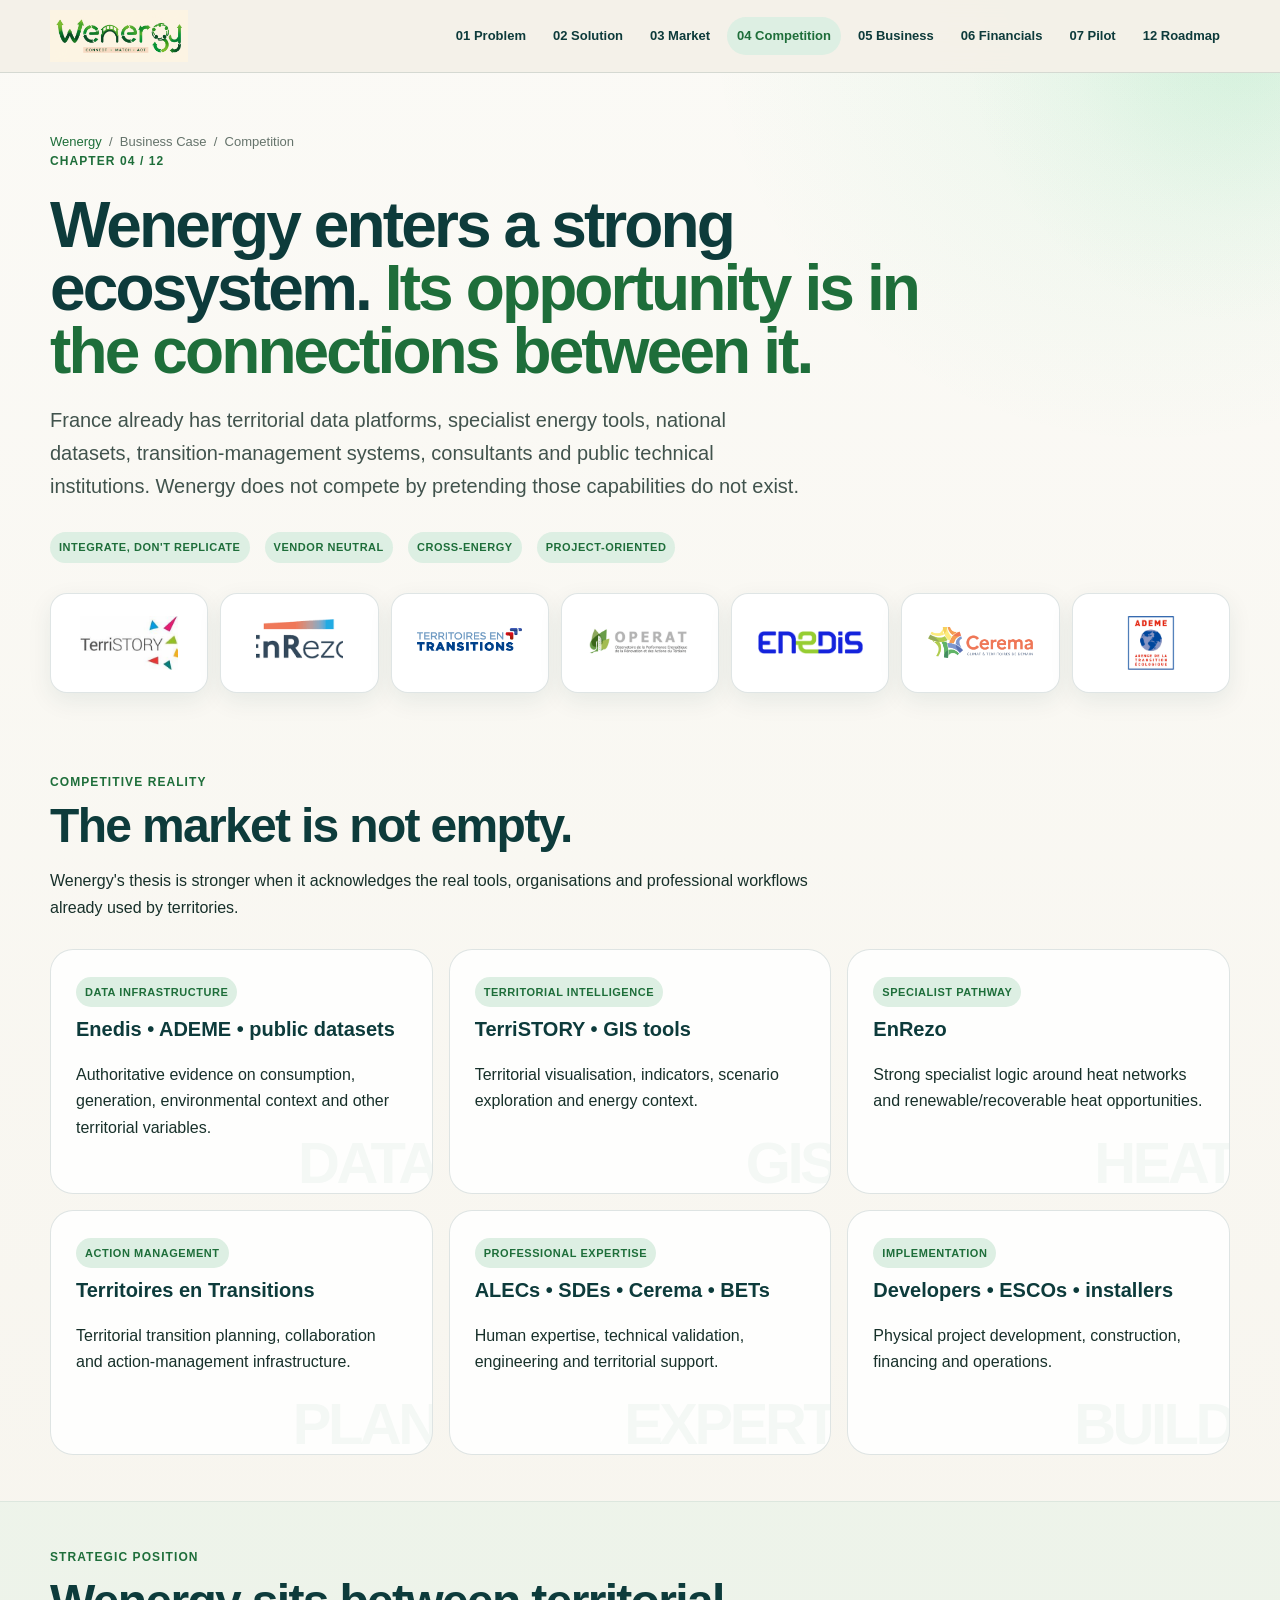
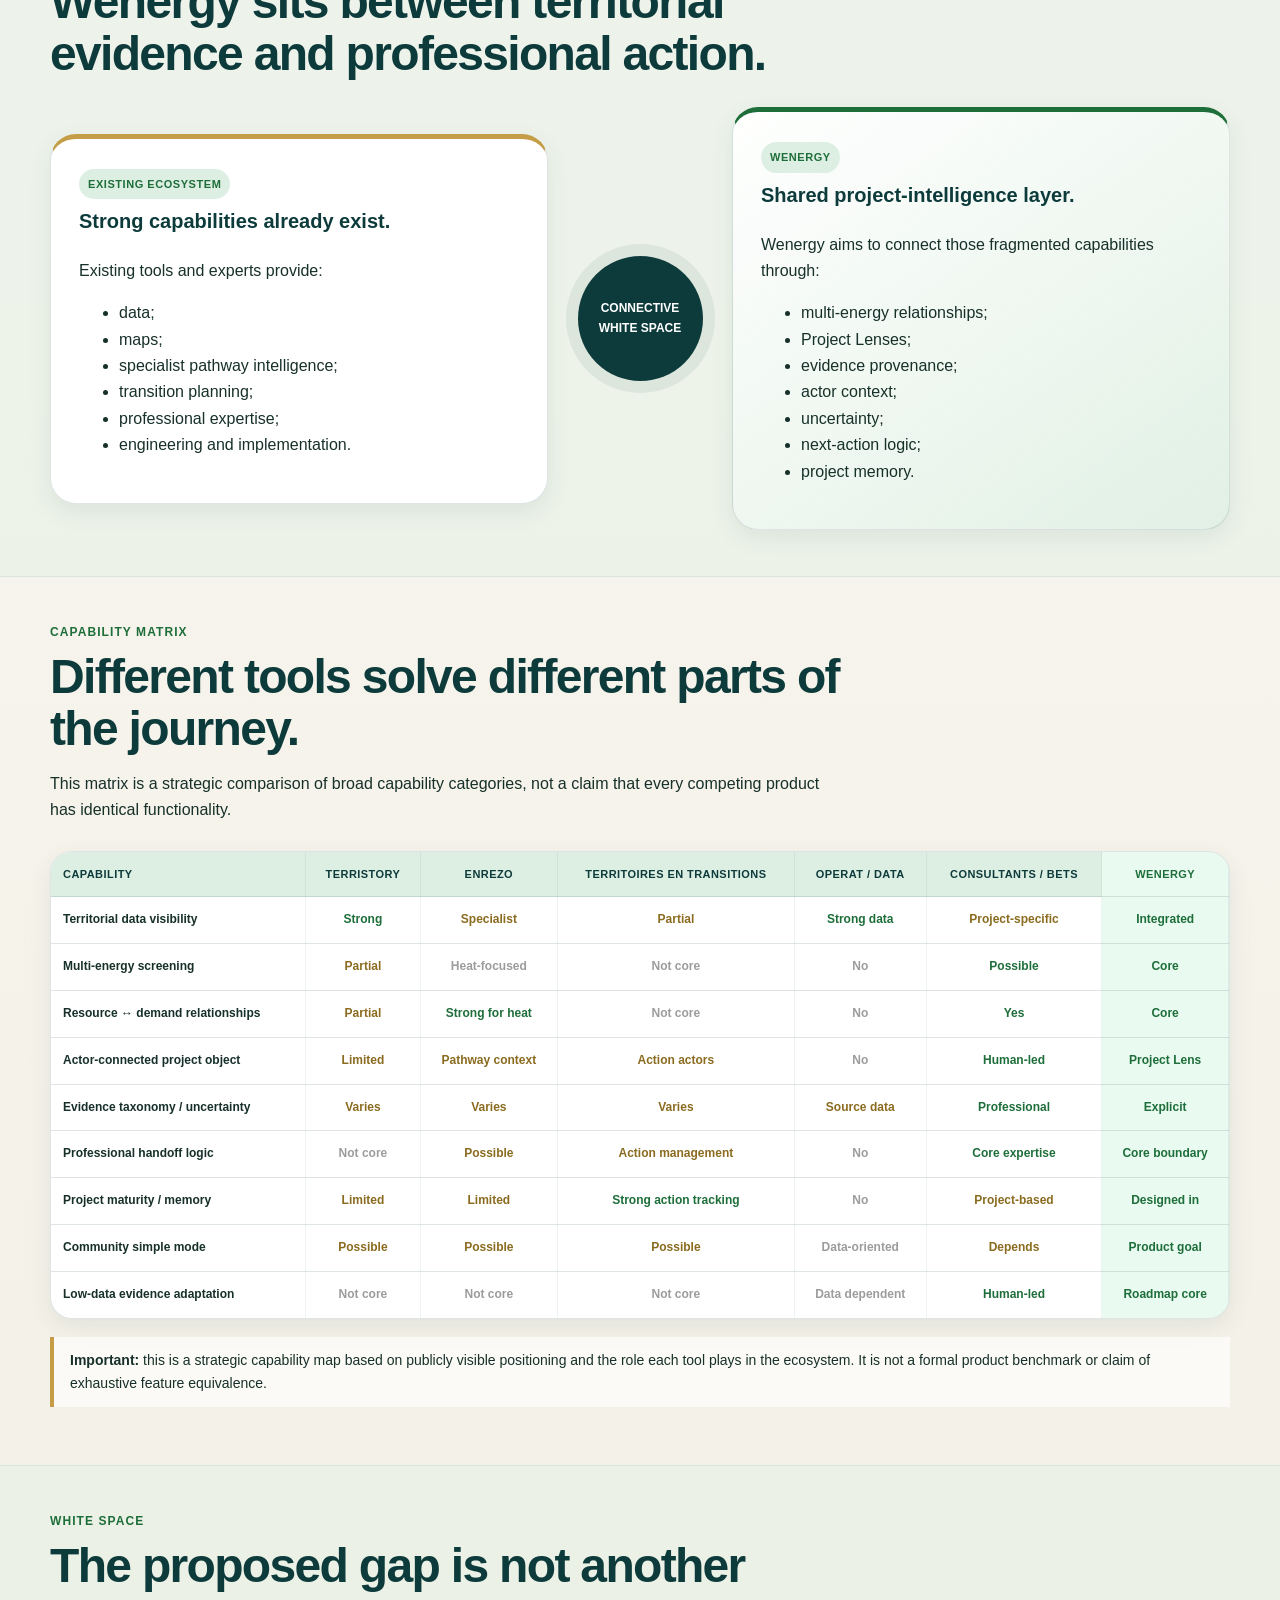
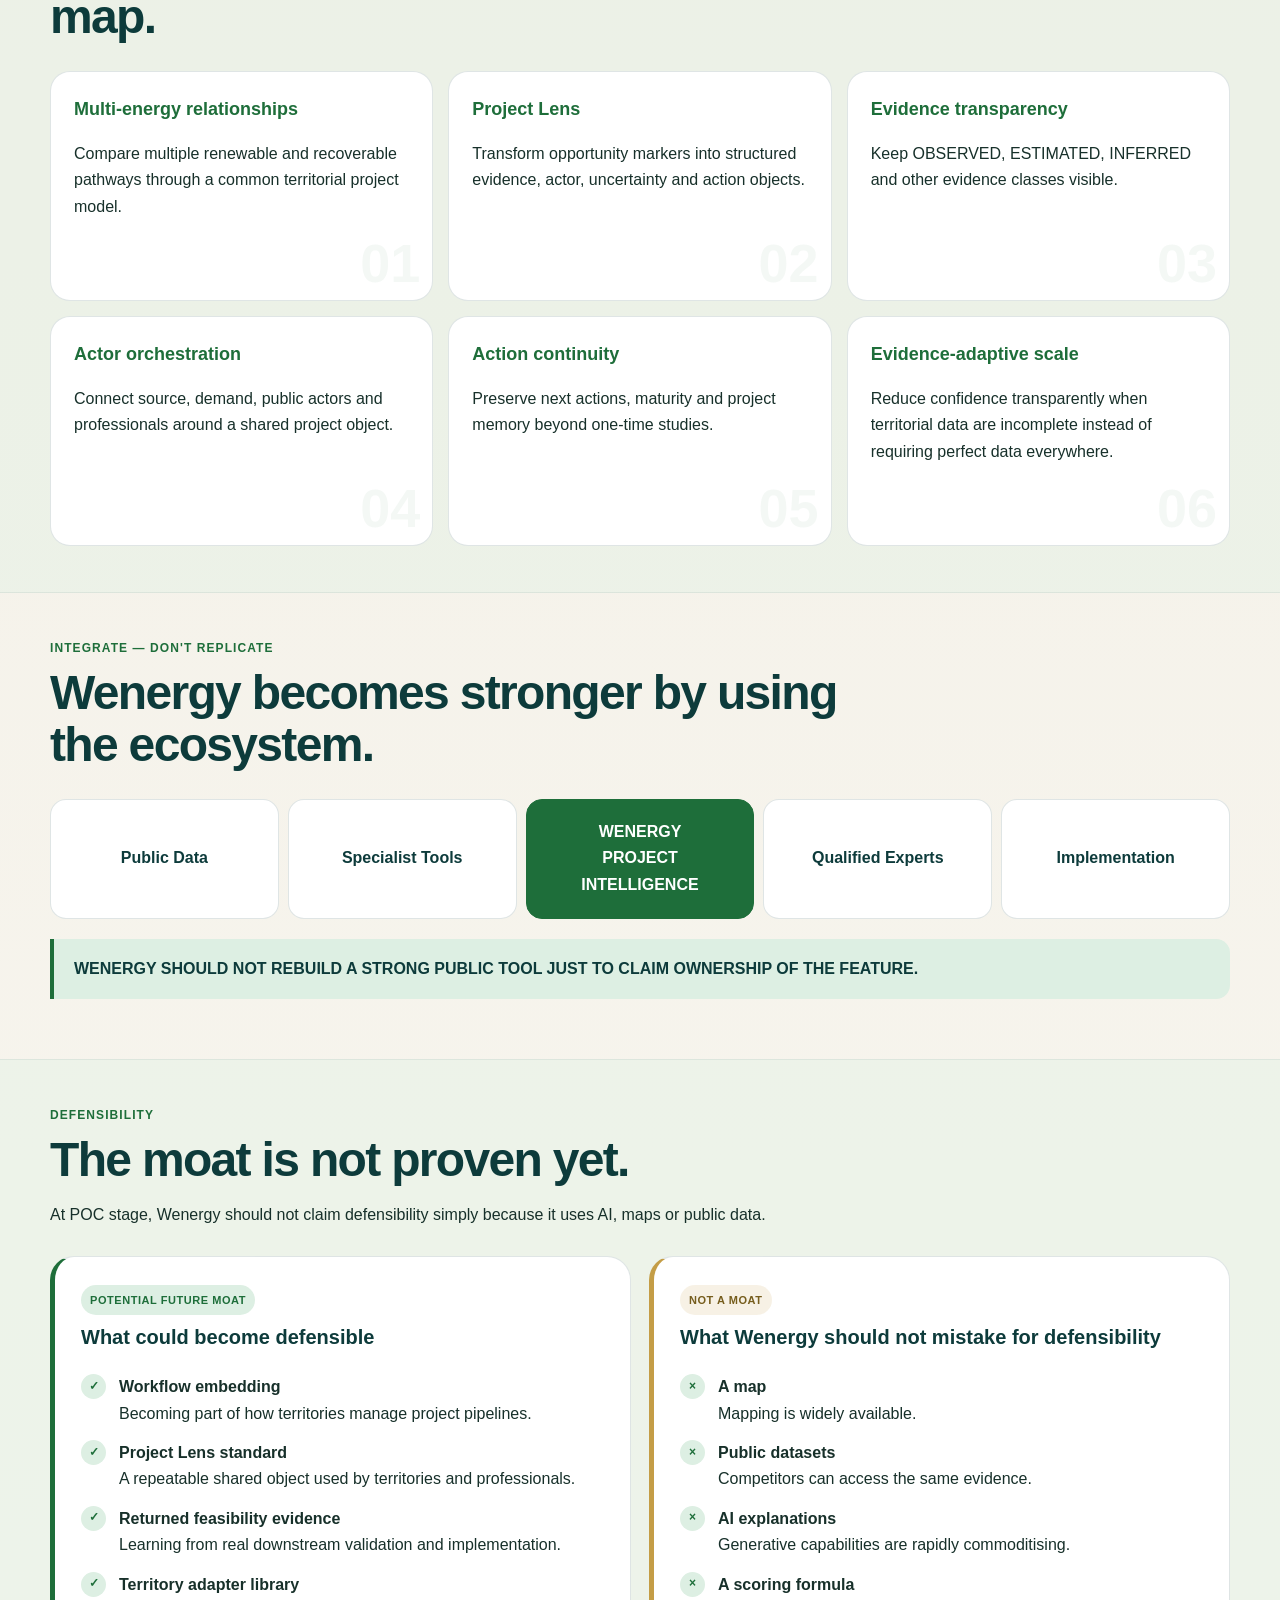
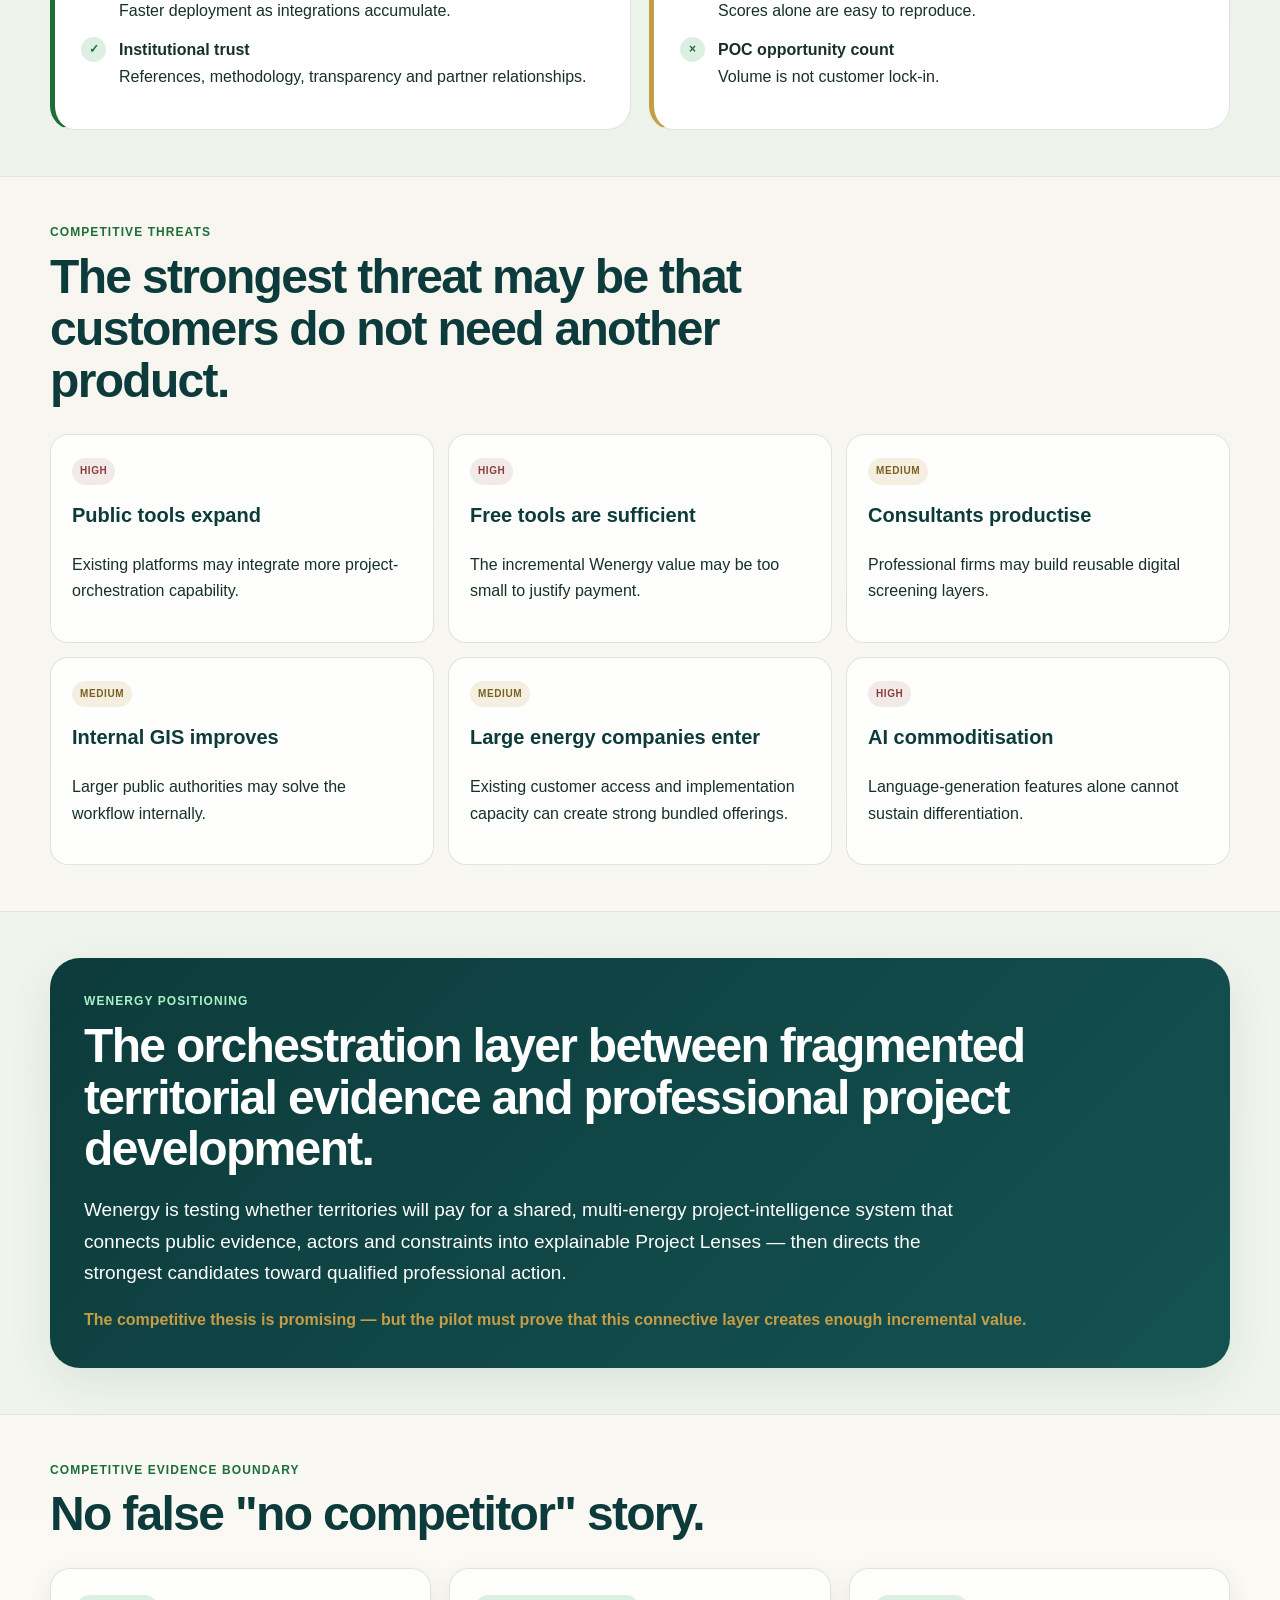
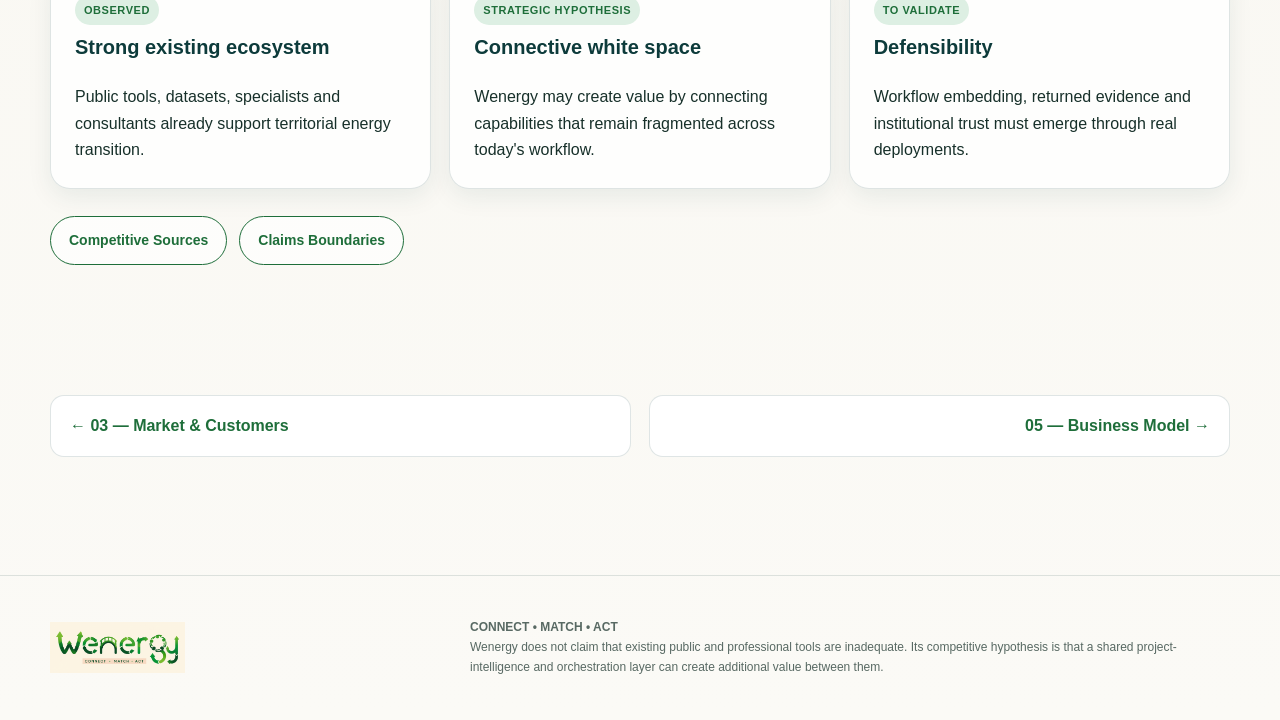
<file: business-case/04_competition.html>
<!DOCTYPE html>
<html lang="en">
<head>
  <meta charset="UTF-8">
  <meta name="viewport" content="width=device-width, initial-scale=1.0">

  <meta name="description"
        content="Wenergy competitive landscape, ecosystem positioning, differentiation and defensibility.">

  <title>04 — Competition & White Space | Wenergy</title>

  <link rel="stylesheet" href="../assets/css/wenergy.css">

  <style>

    .competition-hero {
      position: relative;
      overflow: hidden;
    }

    .competition-hero::before {
      content: "";
      position: absolute;
      width: 560px;
      height: 560px;
      right: -250px;
      top: -310px;
      border-radius: 50%;
      background:
        radial-gradient(circle,
          rgba(46,204,113,.13),
          rgba(46,204,113,.03) 45%,
          transparent 72%);
      pointer-events: none;
    }

    .eco-strip {
      display: grid;
      grid-template-columns: repeat(7,1fr);
      gap: 12px;
      margin-top: 28px;
      align-items: stretch;
    }

    .eco-logo {
      min-height: 100px;
      display: grid;
      place-items: center;
      background: white;
      border: 1px solid var(--border);
      border-radius: 17px;
      padding: 16px;
      box-shadow: var(--shadow-sm);
    }

    .eco-logo img {
      max-width: 105px;
      max-height: 54px;
      object-fit: contain;
    }

    .ecosystem-map {
      display: grid;
      grid-template-columns: repeat(3,1fr);
      gap: 16px;
    }

    .eco-card {
      position: relative;
      min-height: 245px;
      border-radius: 23px;
      padding: 25px;
      background: rgba(255,255,255,.84);
      border: 1px solid var(--border);
      overflow: hidden;
    }

    .eco-card::after {
      content: attr(data-label);
      position: absolute;
      right: -5px;
      bottom: -18px;
      font-size: 58px;
      font-weight: 900;
      color: rgba(30,110,58,.045);
      letter-spacing: -.06em;
    }

    .eco-card h3 {
      margin-bottom: 9px;
    }

    .positioning {
      display: grid;
      grid-template-columns: 1fr 140px 1fr;
      gap: 22px;
      align-items: center;
    }

    .position-card {
      min-height: 320px;
      border-radius: 26px;
      padding: 28px;
      background: white;
      border: 1px solid var(--border);
      box-shadow: var(--shadow-sm);
    }

    .position-card.ecosystem {
      border-top: 5px solid var(--gold);
    }

    .position-card.wenergy {
      border-top: 5px solid var(--forest);
      background:
        linear-gradient(145deg,
          rgba(255,255,255,.96),
          rgba(221,239,227,.75));
    }

    .position-centre {
      display: grid;
      place-items: center;
    }

    .position-circle {
      width: 125px;
      height: 125px;
      display: grid;
      place-items: center;
      text-align: center;
      border-radius: 50%;
      background: var(--teal);
      color: white;
      font-weight: 900;
      font-size: 12px;
      padding: 15px;
      box-shadow: 0 0 0 12px rgba(13,59,59,.07);
    }

    .matrix-wrap {
      overflow-x: auto;
      background: white;
      border-radius: 22px;
      border: 1px solid var(--border);
      box-shadow: var(--shadow-sm);
    }

    .matrix {
      width: 100%;
      border-collapse: collapse;
      min-width: 1050px;
    }

    .matrix th,
    .matrix td {
      padding: 13px 12px;
      text-align: center;
      border-bottom: 1px solid var(--border);
      border-right: 1px solid rgba(13,59,59,.06);
      font-size: 12px;
    }

    .matrix th:first-child,
    .matrix td:first-child {
      text-align: left;
      font-weight: 800;
      min-width: 220px;
    }

    .matrix th {
      background: var(--mint);
      color: var(--teal);
      font-size: 11px;
      text-transform: uppercase;
      letter-spacing: .04em;
    }

    .matrix .wenergy-col {
      background: rgba(46,204,113,.10);
      color: var(--forest);
      font-weight: 900;
    }

    .yes {
      color: var(--forest);
      font-weight: 900;
    }

    .partial {
      color: #8a6b1f;
      font-weight: 900;
    }

    .no {
      color: #9c9c9c;
      font-weight: 700;
    }

    .white-space-grid {
      display: grid;
      grid-template-columns: repeat(3,1fr);
      gap: 15px;
    }

    .white-space-card {
      min-height: 230px;
      padding: 23px;
      border-radius: 20px;
      border: 1px solid var(--border);
      background: white;
      position: relative;
      overflow: hidden;
    }

    .white-space-card strong {
      color: var(--forest);
      font-size: 18px;
      display: block;
      margin-bottom: 8px;
    }

    .white-space-number {
      position: absolute;
      right: 12px;
      bottom: -8px;
      font-size: 54px;
      font-weight: 900;
      color: rgba(30,110,58,.05);
    }

    .moat-grid {
      display: grid;
      grid-template-columns: repeat(2,1fr);
      gap: 18px;
    }

    .moat-card {
      border-radius: 24px;
      padding: 26px;
      border: 1px solid var(--border);
      background: white;
    }

    .moat-card.good {
      border-left: 5px solid var(--forest);
    }

    .moat-card.bad {
      border-left: 5px solid var(--gold);
    }

    .moat-item {
      display: grid;
      grid-template-columns: 28px 1fr;
      gap: 10px;
      margin: 13px 0;
      align-items: start;
    }

    .moat-mark {
      width: 25px;
      height: 25px;
      display: grid;
      place-items: center;
      border-radius: 50%;
      background: var(--mint);
      color: var(--forest);
      font-weight: 900;
      font-size: 12px;
    }

    .threat-grid {
      display: grid;
      grid-template-columns: repeat(3,1fr);
      gap: 14px;
    }

    .threat {
      min-height: 185px;
      border-radius: 18px;
      padding: 21px;
      background: rgba(255,255,255,.82);
      border: 1px solid var(--border);
    }

    .threat-level {
      display: inline-block;
      font-size: 10px;
      font-weight: 900;
      border-radius: 999px;
      padding: 5px 8px;
      margin-bottom: 10px;
      text-transform: uppercase;
      letter-spacing: .06em;
    }

    .threat-high {
      background: rgba(139,61,61,.10);
      color: #8B3D3D;
    }

    .threat-medium {
      background: rgba(196,157,70,.15);
      color: #7a611f;
    }

    .integrate-flow {
      display: grid;
      grid-template-columns: repeat(5,1fr);
      gap: 9px;
      align-items: stretch;
    }

    .integrate-box {
      min-height: 120px;
      display: grid;
      place-items: center;
      text-align: center;
      padding: 15px;
      border-radius: 16px;
      background: white;
      border: 1px solid var(--border);
      font-weight: 800;
      color: var(--teal);
    }

    .integrate-box.wenergy {
      background: var(--forest);
      color: white;
      border-color: var(--forest);
    }

    .position-statement {
      padding: 34px;
      background:
        linear-gradient(135deg, var(--teal), #145252);
      border-radius: 30px;
      color: white;
      box-shadow: var(--shadow);
    }

    .position-statement strong {
      color: var(--gold);
    }

    @media (max-width: 980px) {

      .eco-strip {
        grid-template-columns: repeat(4,1fr);
      }

      .ecosystem-map,
      .white-space-grid,
      .threat-grid {
        grid-template-columns: 1fr 1fr;
      }

      .positioning {
        grid-template-columns: 1fr;
      }

      .position-centre {
        padding: 8px 0;
      }

      .integrate-flow {
        grid-template-columns: 1fr 1fr;
      }

    }

    @media (max-width: 650px) {

      .eco-strip,
      .ecosystem-map,
      .white-space-grid,
      .moat-grid,
      .threat-grid,
      .integrate-flow {
        grid-template-columns: 1fr;
      }

    }

  </style>
</head>

<body>

<header class="topbar">
  <div class="container nav">

    <a class="brand" href="../index.html">
      <img src="../assets/wenergy_logo.png" alt="Wenergy">
    </a>

    <nav class="navlinks">
      <a href="01_problem.html">01 Problem</a>
      <a href="02_solution.html">02 Solution</a>
      <a href="03_market.html">03 Market</a>
      <a class="active" href="04_competition.html">04 Competition</a>
      <a href="05_business_model.html">05 Business</a>
      <a href="06_financial_case.html">06 Financials</a>
      <a href="07_foix_pilot.html">07 Pilot</a>
      <a href="12_roadmap.html">12 Roadmap</a>
    </nav>

  </div>
</header>

<main>

<section class="page-hero competition-hero">

  <div class="container">

    <div class="breadcrumb">
      <a href="../index.html">Wenergy</a>
      &nbsp;/&nbsp;
      Business Case
      &nbsp;/&nbsp;
      Competition
    </div>

    <div class="section-kicker">
      Chapter 04 / 12
    </div>

    <h1>
      Wenergy enters a strong ecosystem.
      <span style="color:var(--forest)">
        Its opportunity is in the connections between it.
      </span>
    </h1>

    <p class="lead">
      France already has territorial data platforms, specialist energy tools,
      national datasets, transition-management systems, consultants and public
      technical institutions. Wenergy does not compete by pretending those
      capabilities do not exist.
    </p>

    <div class="actions">
      <span class="tag">Integrate, Don't Replicate</span>
      <span class="tag">Vendor Neutral</span>
      <span class="tag">Cross-Energy</span>
      <span class="tag">Project-Oriented</span>
    </div>

    <div class="eco-strip">

      <div class="eco-logo">
        <img src="../assets/competitors/competitor_terristory_logo.png"
             alt="TerriSTORY">
      </div>

      <div class="eco-logo">
        <img src="../assets/competitors/competitor_enrezo_logo.png"
             alt="EnRezo">
      </div>

      <div class="eco-logo">
        <img src="../assets/competitors/competitor_territoires_transitions_logo.png"
             alt="Territoires en Transitions">
      </div>

      <div class="eco-logo">
        <img src="../assets/competitors/ecosystem_operat_logo.png"
             alt="OPERAT">
      </div>

      <div class="eco-logo">
        <img src="../assets/competitors/ecosystem_enedis_logo.png"
             alt="Enedis">
      </div>

      <div class="eco-logo">
        <img src="../assets/competitors/ecosystem_cerema_logo.png"
             alt="Cerema">
      </div>

      <div class="eco-logo">
        <img src="../assets/competitors/ecosystem_ademe_logo.png"
             alt="ADEME">
      </div>

    </div>

  </div>

</section>

<section class="section">

  <div class="container">

    <div class="section-head">
      <div class="section-kicker">
        Competitive Reality
      </div>

      <h2>
        The market is not empty.
      </h2>

      <p>
        Wenergy's thesis is stronger when it acknowledges the real tools,
        organisations and professional workflows already used by territories.
      </p>
    </div>

    <div class="ecosystem-map">

      <article class="eco-card" data-label="DATA">
        <span class="tag">Data Infrastructure</span>
        <h3>Enedis • ADEME • public datasets</h3>
        <p>
          Authoritative evidence on consumption, generation, environmental context
          and other territorial variables.
        </p>
      </article>

      <article class="eco-card" data-label="GIS">
        <span class="tag">Territorial Intelligence</span>
        <h3>TerriSTORY • GIS tools</h3>
        <p>
          Territorial visualisation, indicators, scenario exploration and energy
          context.
        </p>
      </article>

      <article class="eco-card" data-label="HEAT">
        <span class="tag">Specialist Pathway</span>
        <h3>EnRezo</h3>
        <p>
          Strong specialist logic around heat networks and renewable/recoverable
          heat opportunities.
        </p>
      </article>

      <article class="eco-card" data-label="PLAN">
        <span class="tag">Action Management</span>
        <h3>Territoires en Transitions</h3>
        <p>
          Territorial transition planning, collaboration and action-management
          infrastructure.
        </p>
      </article>

      <article class="eco-card" data-label="EXPERT">
        <span class="tag">Professional Expertise</span>
        <h3>ALECs • SDEs • Cerema • BETs</h3>
        <p>
          Human expertise, technical validation, engineering and territorial support.
        </p>
      </article>

      <article class="eco-card" data-label="BUILD">
        <span class="tag">Implementation</span>
        <h3>Developers • ESCOs • installers</h3>
        <p>
          Physical project development, construction, financing and operations.
        </p>
      </article>

    </div>

  </div>

</section>

<section class="section section-alt">

  <div class="container">

    <div class="section-head">
      <div class="section-kicker">
        Strategic Position
      </div>

      <h2>
        Wenergy sits between territorial evidence and professional action.
      </h2>
    </div>

    <div class="positioning">

      <article class="position-card ecosystem">

        <span class="tag">Existing Ecosystem</span>

        <h3>
          Strong capabilities already exist.
        </h3>

        <p>
          Existing tools and experts provide:
        </p>

        <ul>
          <li>data;</li>
          <li>maps;</li>
          <li>specialist pathway intelligence;</li>
          <li>transition planning;</li>
          <li>professional expertise;</li>
          <li>engineering and implementation.</li>
        </ul>

      </article>

      <div class="position-centre">
        <div class="position-circle">
          CONNECTIVE
          WHITE
          SPACE
        </div>
      </div>

      <article class="position-card wenergy">

        <span class="tag">Wenergy</span>

        <h3>
          Shared project-intelligence layer.
        </h3>

        <p>
          Wenergy aims to connect those fragmented capabilities through:
        </p>

        <ul>
          <li>multi-energy relationships;</li>
          <li>Project Lenses;</li>
          <li>evidence provenance;</li>
          <li>actor context;</li>
          <li>uncertainty;</li>
          <li>next-action logic;</li>
          <li>project memory.</li>
        </ul>

      </article>

    </div>

  </div>

</section>

<section class="section">

  <div class="container">

    <div class="section-head">
      <div class="section-kicker">
        Capability Matrix
      </div>

      <h2>
        Different tools solve different parts of the journey.
      </h2>

      <p>
        This matrix is a strategic comparison of broad capability categories,
        not a claim that every competing product has identical functionality.
      </p>
    </div>

    <div class="matrix-wrap">

      <table class="matrix">

        <thead>
          <tr>
            <th>Capability</th>
            <th>TerriSTORY</th>
            <th>EnRezo</th>
            <th>Territoires en Transitions</th>
            <th>OPERAT / Data</th>
            <th>Consultants / BETs</th>
            <th class="wenergy-col">Wenergy</th>
          </tr>
        </thead>

        <tbody>

          <tr>
            <td>Territorial data visibility</td>
            <td class="yes">Strong</td>
            <td class="partial">Specialist</td>
            <td class="partial">Partial</td>
            <td class="yes">Strong data</td>
            <td class="partial">Project-specific</td>
            <td class="wenergy-col">Integrated</td>
          </tr>

          <tr>
            <td>Multi-energy screening</td>
            <td class="partial">Partial</td>
            <td class="no">Heat-focused</td>
            <td class="no">Not core</td>
            <td class="no">No</td>
            <td class="yes">Possible</td>
            <td class="wenergy-col">Core</td>
          </tr>

          <tr>
            <td>Resource ↔ demand relationships</td>
            <td class="partial">Partial</td>
            <td class="yes">Strong for heat</td>
            <td class="no">Not core</td>
            <td class="no">No</td>
            <td class="yes">Yes</td>
            <td class="wenergy-col">Core</td>
          </tr>

          <tr>
            <td>Actor-connected project object</td>
            <td class="partial">Limited</td>
            <td class="partial">Pathway context</td>
            <td class="partial">Action actors</td>
            <td class="no">No</td>
            <td class="yes">Human-led</td>
            <td class="wenergy-col">Project Lens</td>
          </tr>

          <tr>
            <td>Evidence taxonomy / uncertainty</td>
            <td class="partial">Varies</td>
            <td class="partial">Varies</td>
            <td class="partial">Varies</td>
            <td class="partial">Source data</td>
            <td class="yes">Professional</td>
            <td class="wenergy-col">Explicit</td>
          </tr>

          <tr>
            <td>Professional handoff logic</td>
            <td class="no">Not core</td>
            <td class="partial">Possible</td>
            <td class="partial">Action management</td>
            <td class="no">No</td>
            <td class="yes">Core expertise</td>
            <td class="wenergy-col">Core boundary</td>
          </tr>

          <tr>
            <td>Project maturity / memory</td>
            <td class="partial">Limited</td>
            <td class="partial">Limited</td>
            <td class="yes">Strong action tracking</td>
            <td class="no">No</td>
            <td class="partial">Project-based</td>
            <td class="wenergy-col">Designed in</td>
          </tr>

          <tr>
            <td>Community simple mode</td>
            <td class="partial">Possible</td>
            <td class="partial">Possible</td>
            <td class="partial">Possible</td>
            <td class="no">Data-oriented</td>
            <td class="partial">Depends</td>
            <td class="wenergy-col">Product goal</td>
          </tr>

          <tr>
            <td>Low-data evidence adaptation</td>
            <td class="no">Not core</td>
            <td class="no">Not core</td>
            <td class="no">Not core</td>
            <td class="no">Data dependent</td>
            <td class="yes">Human-led</td>
            <td class="wenergy-col">Roadmap core</td>
          </tr>

        </tbody>

      </table>

    </div>

    <div class="source" style="margin-top:18px">
      <strong>Important:</strong>
      this is a strategic capability map based on publicly visible positioning and
      the role each tool plays in the ecosystem. It is not a formal product benchmark
      or claim of exhaustive feature equivalence.
    </div>

  </div>

</section>

<section class="section section-alt">

  <div class="container">

    <div class="section-head">
      <div class="section-kicker">
        White Space
      </div>

      <h2>
        The proposed gap is not another map.
      </h2>
    </div>

    <div class="white-space-grid">

      <article class="white-space-card">
        <strong>Multi-energy relationships</strong>
        <p>
          Compare multiple renewable and recoverable pathways through a common
          territorial project model.
        </p>
        <div class="white-space-number">01</div>
      </article>

      <article class="white-space-card">
        <strong>Project Lens</strong>
        <p>
          Transform opportunity markers into structured evidence, actor, uncertainty
          and action objects.
        </p>
        <div class="white-space-number">02</div>
      </article>

      <article class="white-space-card">
        <strong>Evidence transparency</strong>
        <p>
          Keep OBSERVED, ESTIMATED, INFERRED and other evidence classes visible.
        </p>
        <div class="white-space-number">03</div>
      </article>

      <article class="white-space-card">
        <strong>Actor orchestration</strong>
        <p>
          Connect source, demand, public actors and professionals around a shared
          project object.
        </p>
        <div class="white-space-number">04</div>
      </article>

      <article class="white-space-card">
        <strong>Action continuity</strong>
        <p>
          Preserve next actions, maturity and project memory beyond one-time studies.
        </p>
        <div class="white-space-number">05</div>
      </article>

      <article class="white-space-card">
        <strong>Evidence-adaptive scale</strong>
        <p>
          Reduce confidence transparently when territorial data are incomplete instead
          of requiring perfect data everywhere.
        </p>
        <div class="white-space-number">06</div>
      </article>

    </div>

  </div>

</section>

<section class="section">

  <div class="container">

    <div class="section-head">
      <div class="section-kicker">
        Integrate — Don't Replicate
      </div>

      <h2>
        Wenergy becomes stronger by using the ecosystem.
      </h2>
    </div>

    <div class="integrate-flow">

      <div class="integrate-box">
        Public Data
      </div>

      <div class="integrate-box">
        Specialist Tools
      </div>

      <div class="integrate-box wenergy">
        WENERGY
        <br>
        PROJECT INTELLIGENCE
      </div>

      <div class="integrate-box">
        Qualified Experts
      </div>

      <div class="integrate-box">
        Implementation
      </div>

    </div>

    <div class="guardrail" style="margin-top:20px">
      WENERGY SHOULD NOT REBUILD A STRONG PUBLIC TOOL JUST TO CLAIM OWNERSHIP OF THE FEATURE.
    </div>

  </div>

</section>

<section class="section section-alt">

  <div class="container">

    <div class="section-head">
      <div class="section-kicker">
        Defensibility
      </div>

      <h2>
        The moat is not proven yet.
      </h2>

      <p>
        At POC stage, Wenergy should not claim defensibility simply because it uses
        AI, maps or public data.
      </p>
    </div>

    <div class="moat-grid">

      <article class="moat-card good">

        <span class="tag">Potential Future Moat</span>

        <h3>
          What could become defensible
        </h3>

        <div class="moat-item">
          <div class="moat-mark">✓</div>
          <div>
            <strong>Workflow embedding</strong><br>
            Becoming part of how territories manage project pipelines.
          </div>
        </div>

        <div class="moat-item">
          <div class="moat-mark">✓</div>
          <div>
            <strong>Project Lens standard</strong><br>
            A repeatable shared object used by territories and professionals.
          </div>
        </div>

        <div class="moat-item">
          <div class="moat-mark">✓</div>
          <div>
            <strong>Returned feasibility evidence</strong><br>
            Learning from real downstream validation and implementation.
          </div>
        </div>

        <div class="moat-item">
          <div class="moat-mark">✓</div>
          <div>
            <strong>Territory adapter library</strong><br>
            Faster deployment as integrations accumulate.
          </div>
        </div>

        <div class="moat-item">
          <div class="moat-mark">✓</div>
          <div>
            <strong>Institutional trust</strong><br>
            References, methodology, transparency and partner relationships.
          </div>
        </div>

      </article>

      <article class="moat-card bad">

        <span class="tag"
              style="background:rgba(196,157,70,.14);color:#765d1d">
          Not A Moat
        </span>

        <h3>
          What Wenergy should not mistake for defensibility
        </h3>

        <div class="moat-item">
          <div class="moat-mark">×</div>
          <div>
            <strong>A map</strong><br>
            Mapping is widely available.
          </div>
        </div>

        <div class="moat-item">
          <div class="moat-mark">×</div>
          <div>
            <strong>Public datasets</strong><br>
            Competitors can access the same evidence.
          </div>
        </div>

        <div class="moat-item">
          <div class="moat-mark">×</div>
          <div>
            <strong>AI explanations</strong><br>
            Generative capabilities are rapidly commoditising.
          </div>
        </div>

        <div class="moat-item">
          <div class="moat-mark">×</div>
          <div>
            <strong>A scoring formula</strong><br>
            Scores alone are easy to reproduce.
          </div>
        </div>

        <div class="moat-item">
          <div class="moat-mark">×</div>
          <div>
            <strong>POC opportunity count</strong><br>
            Volume is not customer lock-in.
          </div>
        </div>

      </article>

    </div>

  </div>

</section>

<section class="section">

  <div class="container">

    <div class="section-head">
      <div class="section-kicker">
        Competitive Threats
      </div>

      <h2>
        The strongest threat may be that customers do not need another product.
      </h2>
    </div>

    <div class="threat-grid">

      <article class="threat">
        <span class="threat-level threat-high">High</span>
        <h3>Public tools expand</h3>
        <p>
          Existing platforms may integrate more project-orchestration capability.
        </p>
      </article>

      <article class="threat">
        <span class="threat-level threat-high">High</span>
        <h3>Free tools are sufficient</h3>
        <p>
          The incremental Wenergy value may be too small to justify payment.
        </p>
      </article>

      <article class="threat">
        <span class="threat-level threat-medium">Medium</span>
        <h3>Consultants productise</h3>
        <p>
          Professional firms may build reusable digital screening layers.
        </p>
      </article>

      <article class="threat">
        <span class="threat-level threat-medium">Medium</span>
        <h3>Internal GIS improves</h3>
        <p>
          Larger public authorities may solve the workflow internally.
        </p>
      </article>

      <article class="threat">
        <span class="threat-level threat-medium">Medium</span>
        <h3>Large energy companies enter</h3>
        <p>
          Existing customer access and implementation capacity can create strong
          bundled offerings.
        </p>
      </article>

      <article class="threat">
        <span class="threat-level threat-high">High</span>
        <h3>AI commoditisation</h3>
        <p>
          Language-generation features alone cannot sustain differentiation.
        </p>
      </article>

    </div>

  </div>

</section>

<section class="section section-alt">

  <div class="container">

    <div class="position-statement">

      <div class="section-kicker"
           style="color:#aaf2c5">
        Wenergy Positioning
      </div>

      <h2 style="color:white;margin-top:8px">
        The orchestration layer between fragmented territorial evidence
        and professional project development.
      </h2>

      <p style="font-size:19px;max-width:900px">

        Wenergy is testing whether territories will pay for a shared,
        multi-energy project-intelligence system that connects public evidence,
        actors and constraints into explainable Project Lenses — then directs the
        strongest candidates toward qualified professional action.

      </p>

      <p style="margin-bottom:0">
        <strong>
          The competitive thesis is promising — but the pilot must prove that
          this connective layer creates enough incremental value.
        </strong>
      </p>

    </div>

  </div>

</section>

<section class="section">

  <div class="container">

    <div class="section-head">
      <div class="section-kicker">
        Competitive Evidence Boundary
      </div>

      <h2>
        No false "no competitor" story.
      </h2>
    </div>

    <div class="grid-3">

      <article class="card">
        <span class="tag">Observed</span>
        <h3>Strong existing ecosystem</h3>
        <p>
          Public tools, datasets, specialists and consultants already support
          territorial energy transition.
        </p>
      </article>

      <article class="card">
        <span class="tag">Strategic Hypothesis</span>
        <h3>Connective white space</h3>
        <p>
          Wenergy may create value by connecting capabilities that remain fragmented
          across today's workflow.
        </p>
      </article>

      <article class="card">
        <span class="tag">To Validate</span>
        <h3>Defensibility</h3>
        <p>
          Workflow embedding, returned evidence and institutional trust must emerge
          through real deployments.
        </p>
      </article>

    </div>

    <div class="actions">

      <a class="btn btn-secondary"
         href="../evidence/SOURCES.md">
        Competitive Sources
      </a>

      <a class="btn btn-secondary"
         href="../evidence/CLAIMS_AND_GUARDRAILS.md">
        Claims Boundaries
      </a>

    </div>

  </div>

</section>

<section class="section">

  <div class="container">

    <div class="page-nav">

      <a href="03_market.html">
        ← 03 — Market & Customers
      </a>

      <a href="05_business_model.html">
        05 — Business Model →
      </a>

    </div>

  </div>

</section>

</main>

<footer class="footer">

  <div class="container footer-grid">

    <img src="../assets/wenergy_logo.png" alt="Wenergy">

    <div class="disclaimer">
      <strong>CONNECT • MATCH • ACT</strong><br>
      Wenergy does not claim that existing public and professional tools are
      inadequate. Its competitive hypothesis is that a shared project-intelligence
      and orchestration layer can create additional value between them.
    </div>

  </div>

</footer>

</body>
</html>
</file>
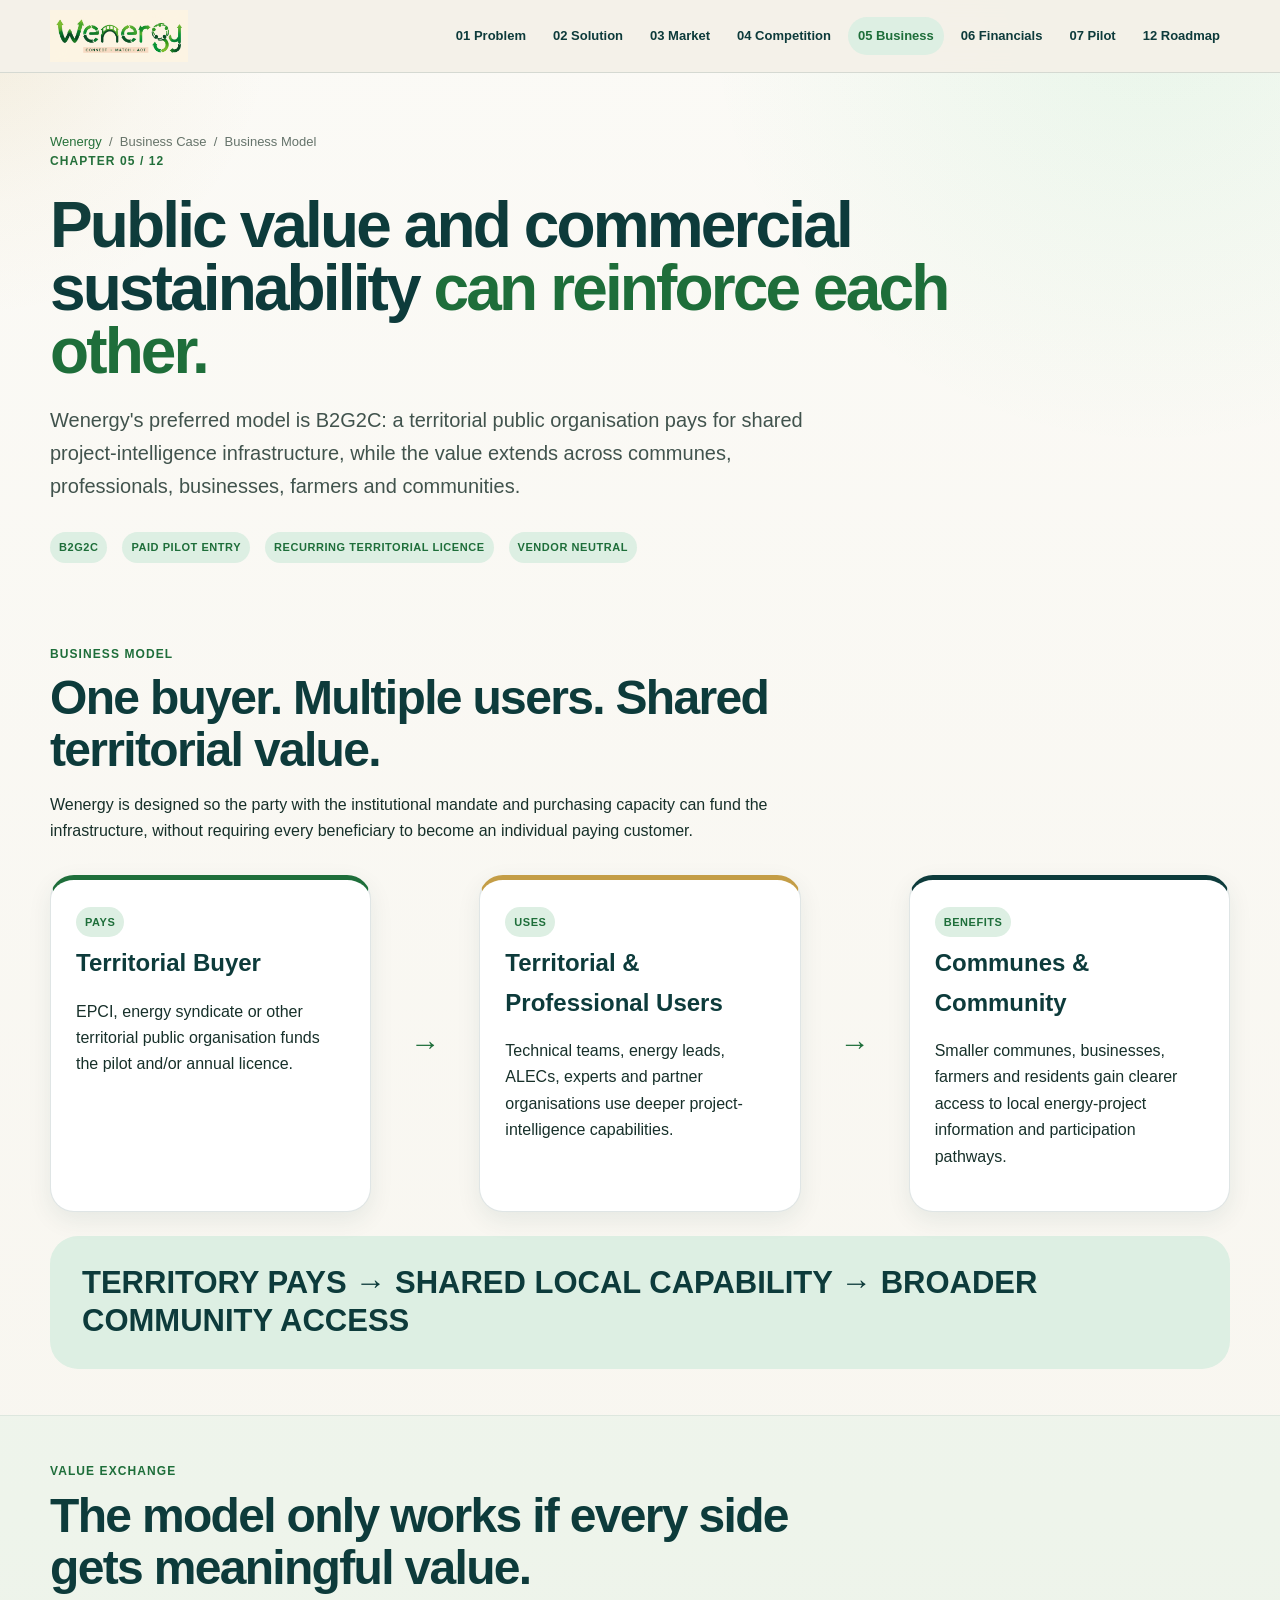
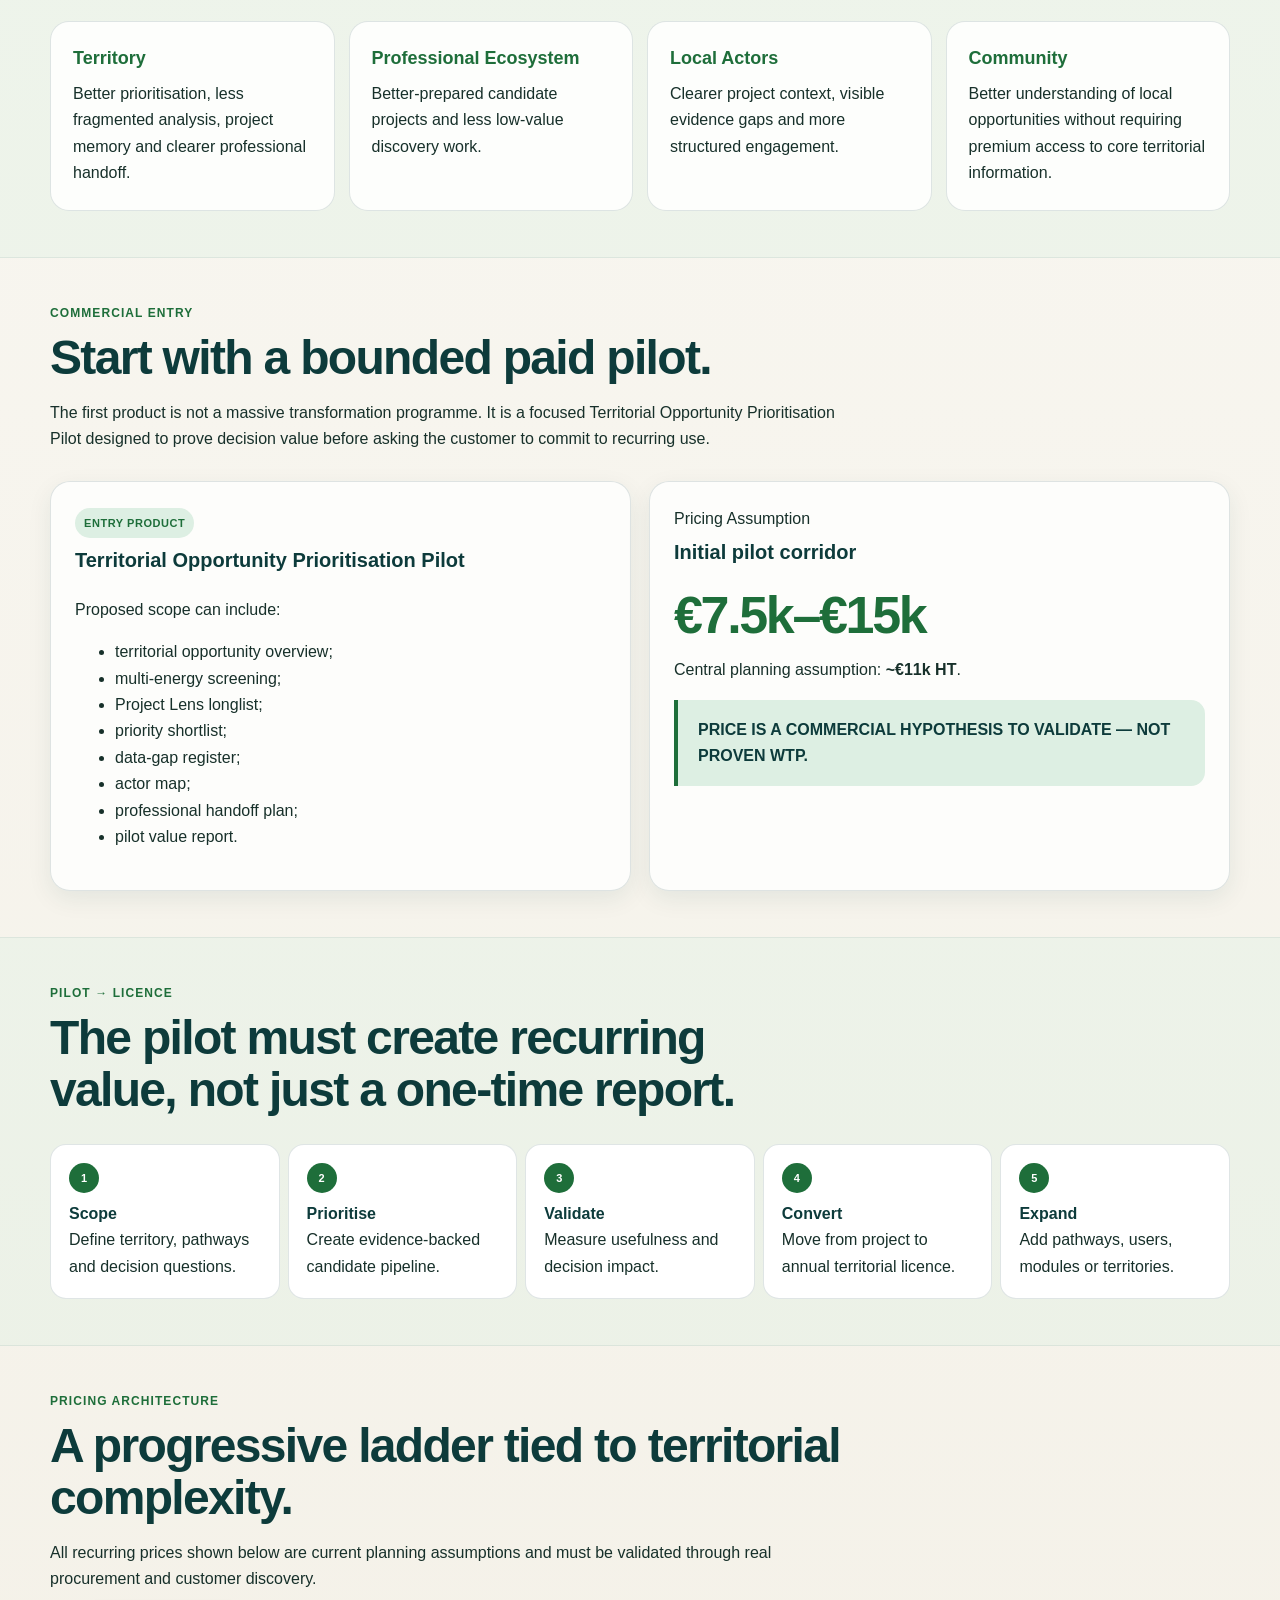
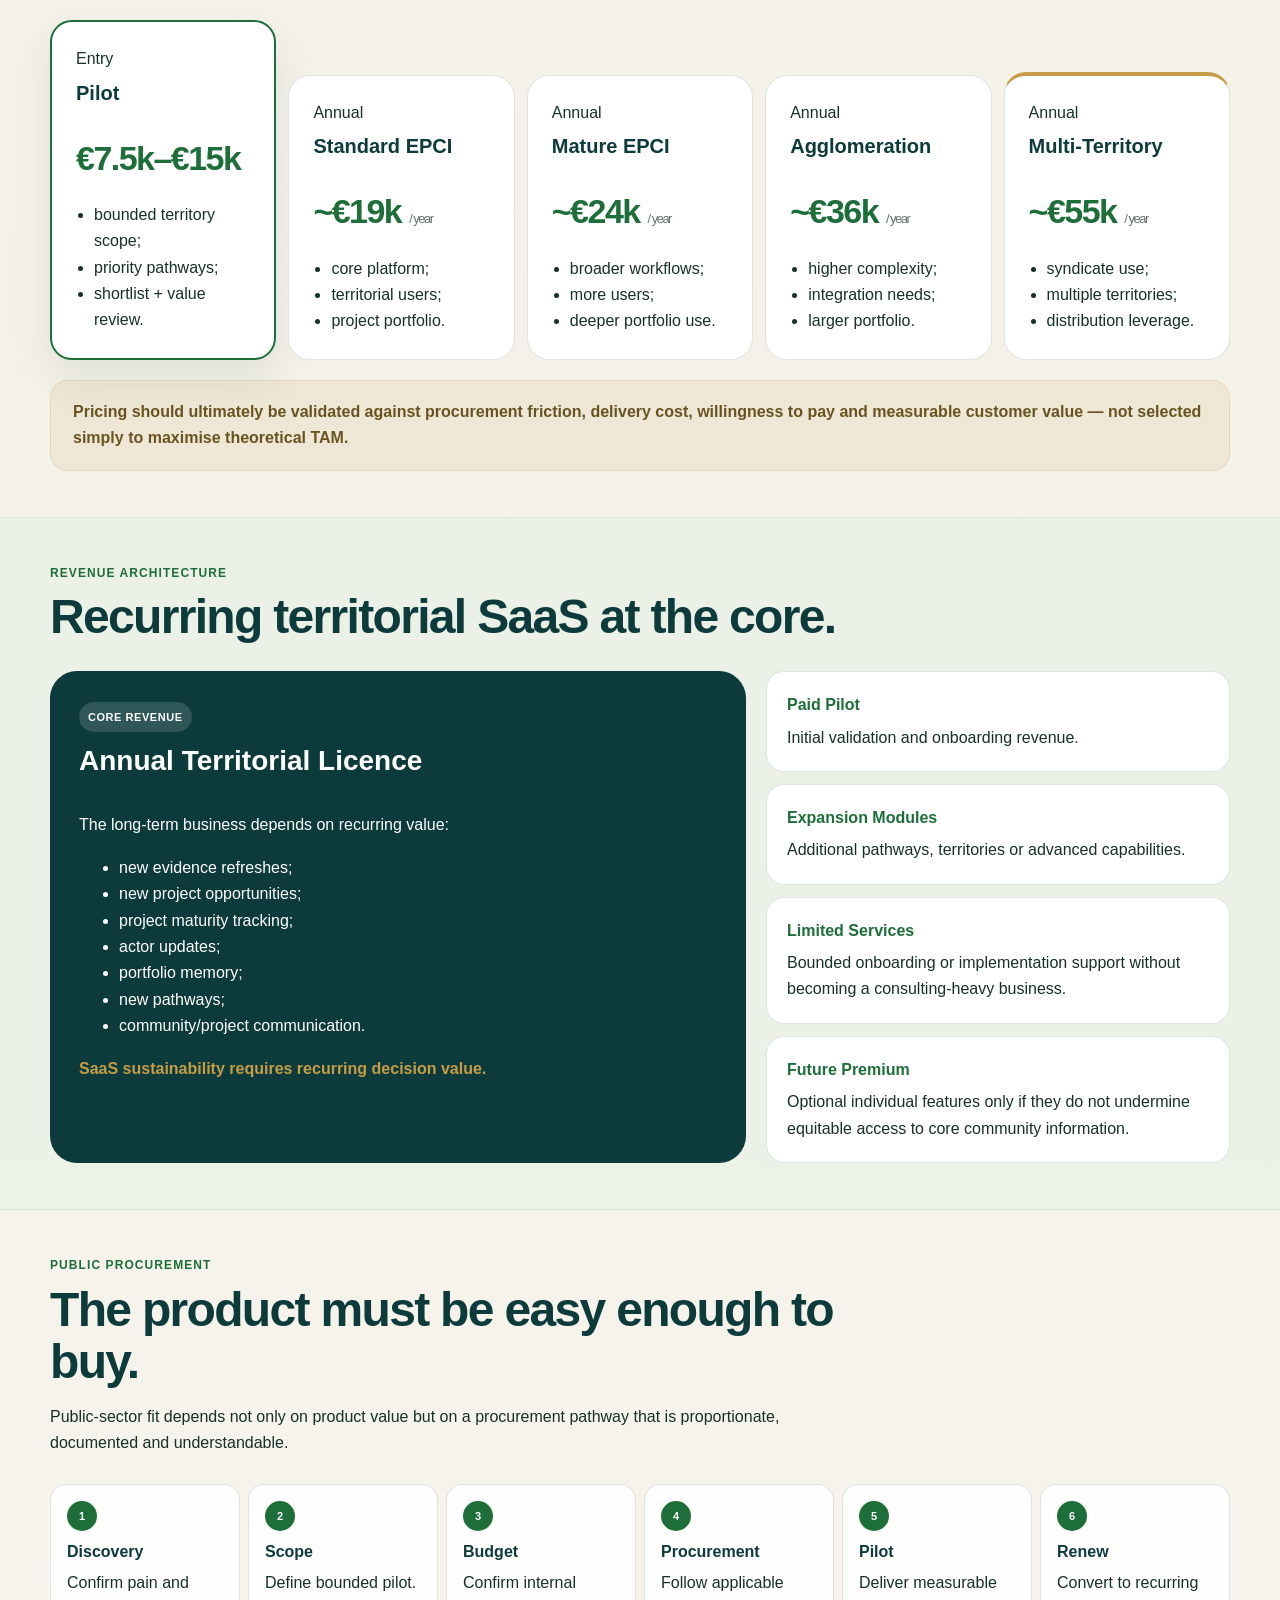
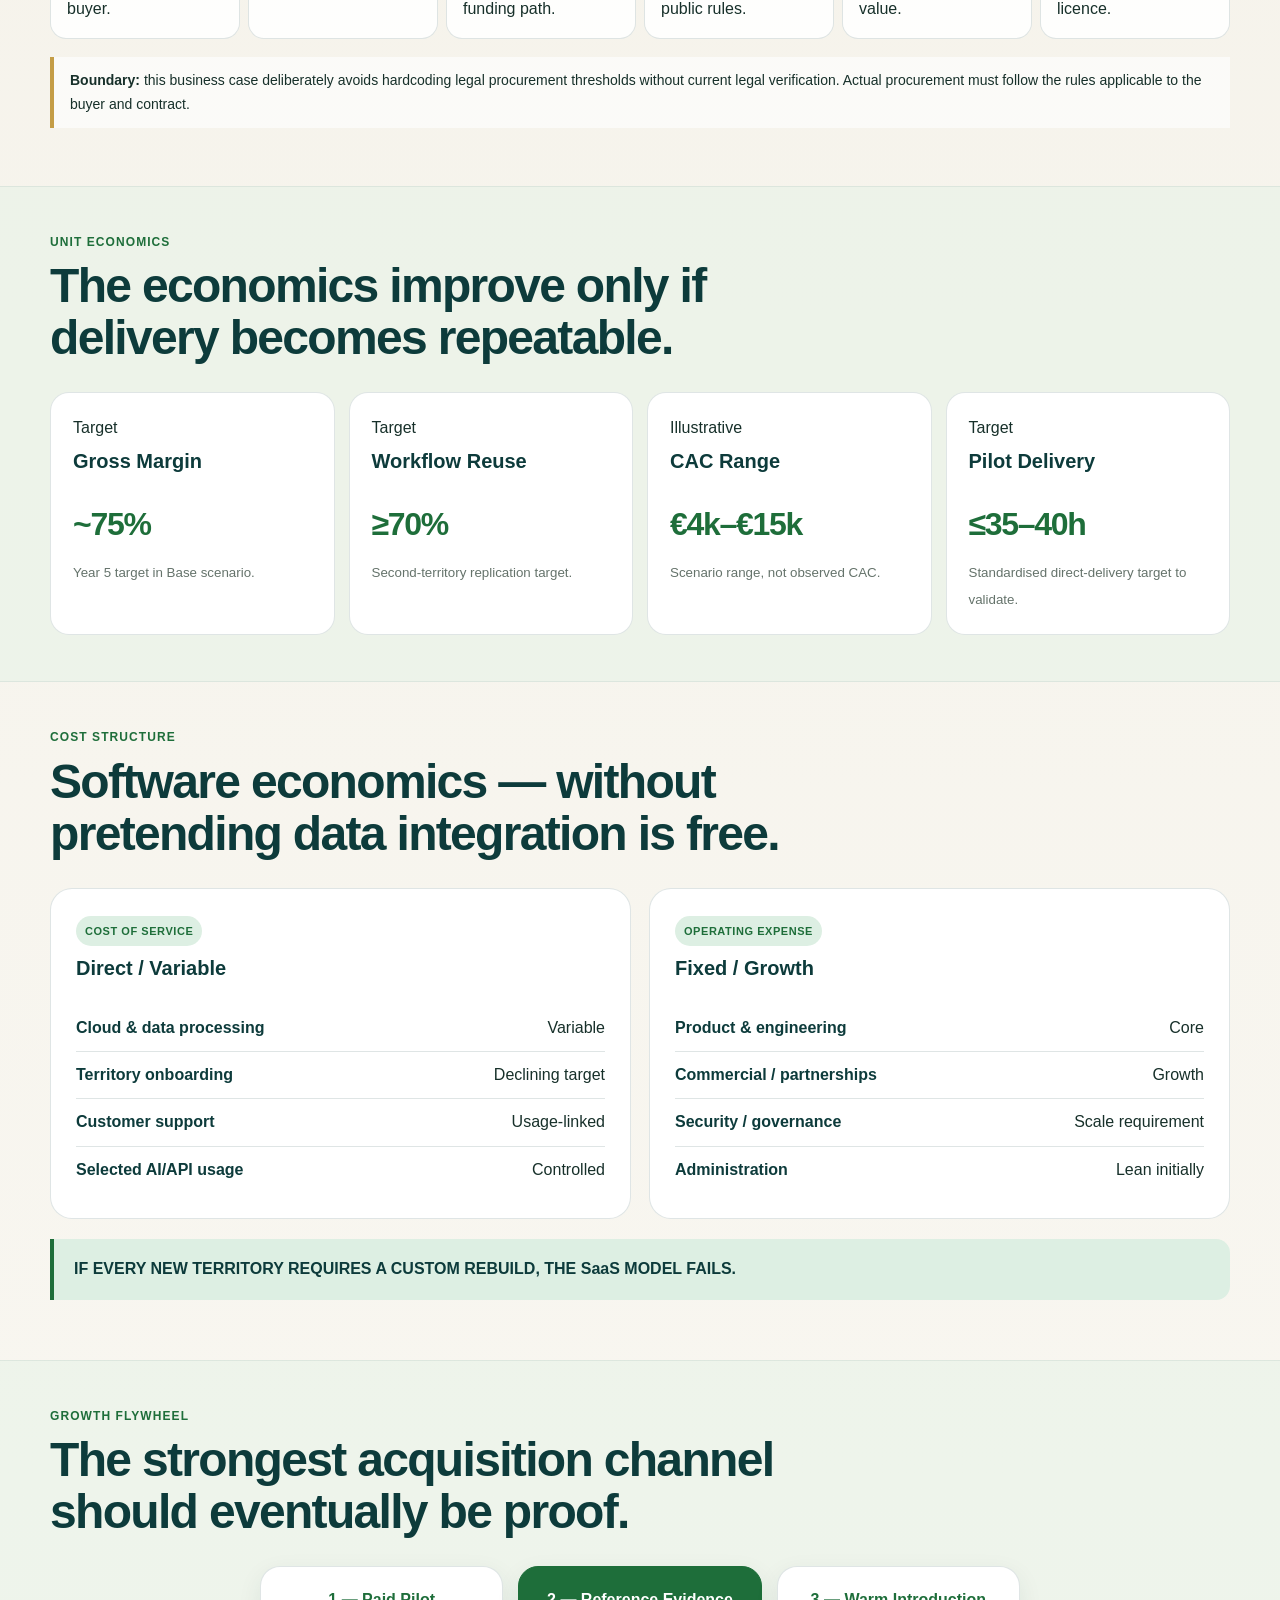
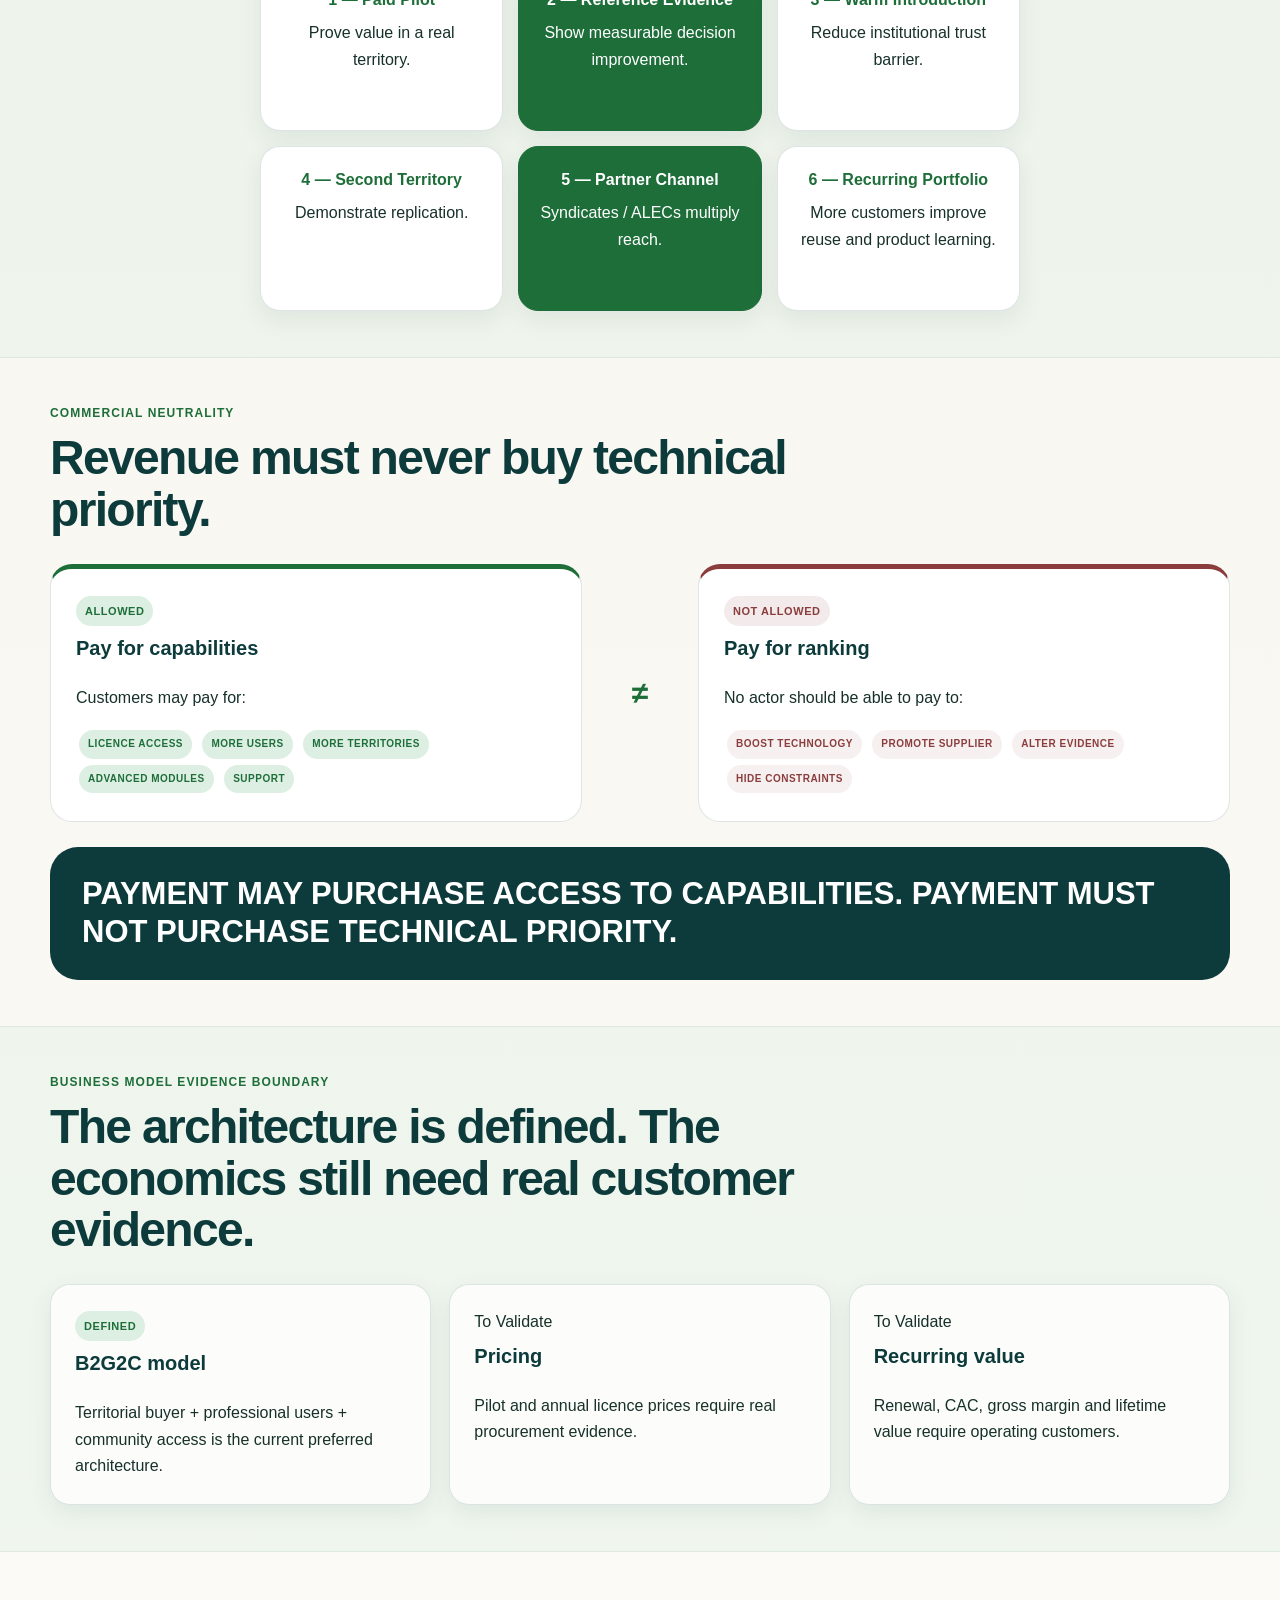
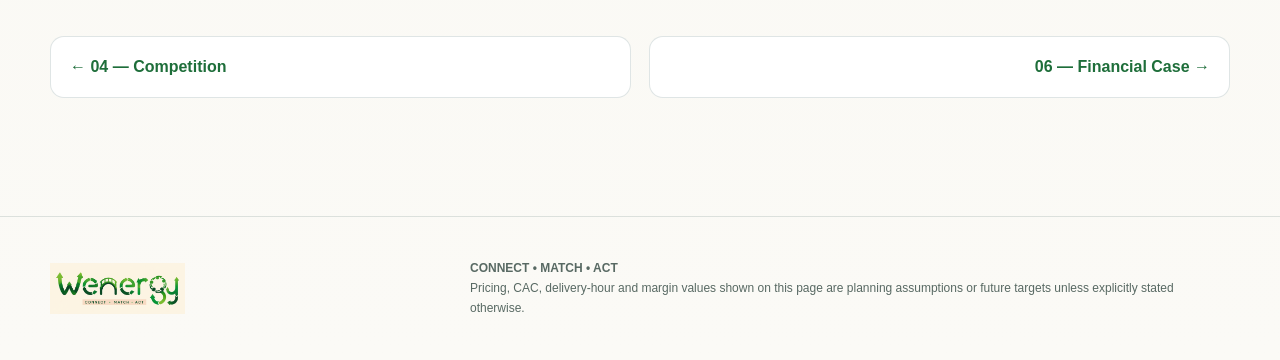
<file: business-case/05_business_model.html>
<!DOCTYPE html>
<html lang="en">
<head>
  <meta charset="UTF-8">
  <meta name="viewport" content="width=device-width, initial-scale=1.0">

  <meta name="description"
        content="Wenergy business model — B2G2C territorial SaaS, paid pilot, annual licence, pricing, procurement and unit economics.">

  <title>05 — Business Model | Wenergy</title>

  <link rel="stylesheet" href="../assets/css/wenergy.css">

  <style>

    .business-hero {
      position: relative;
      overflow: hidden;
    }

    .business-hero::after {
      content: "";
      position: absolute;
      width: 600px;
      height: 600px;
      left: -330px;
      top: -360px;
      border-radius: 50%;
      background:
        radial-gradient(circle,
          rgba(196,157,70,.15),
          rgba(196,157,70,.035) 45%,
          transparent 72%);
      pointer-events: none;
    }

    .model-flow {
      display: grid;
      grid-template-columns: 1fr 80px 1fr 80px 1fr;
      gap: 14px;
      align-items: stretch;
      margin-top: 30px;
    }

    .model-node {
      min-height: 230px;
      border-radius: 24px;
      padding: 25px;
      border: 1px solid var(--border);
      background: white;
      box-shadow: var(--shadow-sm);
      position: relative;
      overflow: hidden;
    }

    .model-node.primary {
      border-top: 5px solid var(--forest);
    }

    .model-node.secondary {
      border-top: 5px solid var(--gold);
    }

    .model-node.community {
      border-top: 5px solid var(--teal);
    }

    .model-node h3 {
      font-size: 24px;
      margin-bottom: 8px;
    }

    .model-arrow {
      display: grid;
      place-items: center;
      font-size: 30px;
      font-weight: 900;
      color: var(--forest);
    }

    .value-exchange {
      display: grid;
      grid-template-columns: repeat(4,1fr);
      gap: 14px;
    }

    .value-box {
      min-height: 190px;
      padding: 22px;
      background: rgba(255,255,255,.85);
      border: 1px solid var(--border);
      border-radius: 19px;
    }

    .value-box strong {
      display: block;
      color: var(--forest);
      font-size: 18px;
      margin-bottom: 7px;
    }

    .revenue-ladder {
      display: grid;
      grid-template-columns: repeat(5,1fr);
      gap: 12px;
      align-items: end;
    }

    .price-card {
      min-height: 260px;
      border-radius: 22px;
      padding: 24px;
      background: white;
      border: 1px solid var(--border);
      position: relative;
      overflow: hidden;
    }

    .price-card.pilot {
      border: 2px solid var(--forest);
      box-shadow: var(--shadow);
    }

    .price-card.future {
      border-top: 4px solid var(--gold);
    }

    .price {
      display: block;
      font-size: 34px;
      font-weight: 900;
      color: var(--forest);
      letter-spacing: -.045em;
      margin: 12px 0 8px;
    }

    .price small {
      font-size: 13px;
      color: var(--grey);
      font-weight: 500;
    }

    .price-card ul {
      padding-left: 18px;
      margin-bottom: 0;
    }

    .pricing-note {
      margin-top: 20px;
      padding: 18px 22px;
      border-radius: 18px;
      background: rgba(196,157,70,.11);
      color: #685420;
      border: 1px solid rgba(196,157,70,.22);
      font-weight: 700;
    }

    .pilot-conversion {
      display: grid;
      grid-template-columns: repeat(5,1fr);
      gap: 8px;
      align-items: stretch;
    }

    .conversion-step {
      min-height: 150px;
      padding: 18px;
      border-radius: 16px;
      background: white;
      border: 1px solid var(--border);
    }

    .conversion-step strong {
      color: var(--teal);
      display: block;
      margin-top: 8px;
    }

    .conversion-num {
      display: inline-grid;
      place-items: center;
      width: 30px;
      height: 30px;
      border-radius: 50%;
      background: var(--forest);
      color: white;
      font-size: 11px;
      font-weight: 900;
    }

    .procurement-path {
      display: grid;
      grid-template-columns: repeat(6,1fr);
      gap: 8px;
    }

    .procure-step {
      min-height: 135px;
      border-radius: 16px;
      padding: 16px;
      background: rgba(255,255,255,.86);
      border: 1px solid var(--border);
    }

    .procure-step strong {
      color: var(--teal);
      display: block;
      margin: 8px 0 4px;
    }

    .revenue-stack {
      display: grid;
      grid-template-columns: 1.2fr .8fr;
      gap: 20px;
      align-items: stretch;
    }

    .revenue-core {
      padding: 29px;
      border-radius: 27px;
      background: var(--teal);
      color: white;
    }

    .revenue-core h3 {
      color: white;
      font-size: 28px;
    }

    .revenue-core strong {
      color: var(--gold);
    }

    .revenue-secondary {
      display: grid;
      gap: 12px;
    }

    .secondary-box {
      padding: 20px;
      border-radius: 18px;
      background: white;
      border: 1px solid var(--border);
    }

    .secondary-box strong {
      display: block;
      color: var(--forest);
      margin-bottom: 6px;
    }

    .unit-grid {
      display: grid;
      grid-template-columns: repeat(4,1fr);
      gap: 14px;
    }

    .unit-card {
      padding: 22px;
      min-height: 180px;
      border-radius: 19px;
      background: white;
      border: 1px solid var(--border);
    }

    .unit-card .unit-value {
      display: block;
      font-size: 32px;
      font-weight: 900;
      color: var(--forest);
      letter-spacing: -.04em;
      margin: 8px 0;
    }

    .unit-card small {
      color: var(--grey);
    }

    .cost-structure {
      display: grid;
      grid-template-columns: 1fr 1fr;
      gap: 18px;
    }

    .cost-card {
      padding: 25px;
      border-radius: 22px;
      background: white;
      border: 1px solid var(--border);
    }

    .cost-row {
      display: grid;
      grid-template-columns: 1fr auto;
      gap: 12px;
      padding: 10px 0;
      border-bottom: 1px solid var(--border);
    }

    .cost-row:last-child {
      border-bottom: 0;
    }

    .cost-row strong {
      color: var(--teal);
    }

    .flywheel {
      position: relative;
      max-width: 760px;
      margin: 0 auto;
      display: grid;
      grid-template-columns: repeat(3,1fr);
      gap: 15px;
    }

    .fly-card {
      min-height: 165px;
      padding: 20px;
      border-radius: 20px;
      background: white;
      border: 1px solid var(--border);
      text-align: center;
      box-shadow: var(--shadow-sm);
    }

    .fly-card strong {
      display: block;
      color: var(--forest);
      margin-bottom: 7px;
    }

    .fly-card.central {
      background: var(--forest);
      color: white;
      border-color: var(--forest);
    }

    .fly-card.central strong {
      color: white;
    }

    .neutrality {
      display: grid;
      grid-template-columns: 1fr 80px 1fr;
      gap: 18px;
      align-items: stretch;
    }

    .neutrality-card {
      padding: 25px;
      border-radius: 22px;
      background: white;
      border: 1px solid var(--border);
    }

    .neutrality-card.good {
      border-top: 5px solid var(--forest);
    }

    .neutrality-card.bad {
      border-top: 5px solid #8B3D3D;
    }

    .neutrality-arrow {
      display: grid;
      place-items: center;
      font-size: 30px;
      font-weight: 900;
      color: var(--forest);
    }

    .guard-chip {
      display: inline-block;
      padding: 6px 9px;
      margin: 3px;
      border-radius: 999px;
      background: var(--mint);
      color: var(--forest);
      font-size: 10px;
      text-transform: uppercase;
      font-weight: 900;
      letter-spacing: .05em;
    }

    @media (max-width: 1000px) {

      .model-flow,
      .revenue-ladder,
      .value-exchange,
      .unit-grid {
        grid-template-columns: 1fr 1fr;
      }

      .model-arrow {
        display: none;
      }

      .pilot-conversion,
      .procurement-path {
        grid-template-columns: repeat(3,1fr);
      }

      .revenue-stack,
      .cost-structure,
      .neutrality {
        grid-template-columns: 1fr;
      }

      .neutrality-arrow {
        transform: rotate(90deg);
      }

    }

    @media (max-width: 650px) {

      .model-flow,
      .revenue-ladder,
      .value-exchange,
      .pilot-conversion,
      .procurement-path,
      .unit-grid,
      .flywheel {
        grid-template-columns: 1fr;
      }

    }

  </style>
</head>

<body>

<header class="topbar">
  <div class="container nav">

    <a class="brand" href="../index.html">
      <img src="../assets/wenergy_logo.png" alt="Wenergy">
    </a>

    <nav class="navlinks">
      <a href="01_problem.html">01 Problem</a>
      <a href="02_solution.html">02 Solution</a>
      <a href="03_market.html">03 Market</a>
      <a href="04_competition.html">04 Competition</a>
      <a class="active" href="05_business_model.html">05 Business</a>
      <a href="06_financial_case.html">06 Financials</a>
      <a href="07_foix_pilot.html">07 Pilot</a>
      <a href="12_roadmap.html">12 Roadmap</a>
    </nav>

  </div>
</header>

<main>

<section class="page-hero business-hero">

  <div class="container">

    <div class="breadcrumb">
      <a href="../index.html">Wenergy</a>
      &nbsp;/&nbsp;
      Business Case
      &nbsp;/&nbsp;
      Business Model
    </div>

    <div class="section-kicker">
      Chapter 05 / 12
    </div>

    <h1>
      Public value and commercial sustainability
      <span style="color:var(--forest)">
        can reinforce each other.
      </span>
    </h1>

    <p class="lead">
      Wenergy's preferred model is B2G2C: a territorial public organisation pays
      for shared project-intelligence infrastructure, while the value extends
      across communes, professionals, businesses, farmers and communities.
    </p>

    <div class="actions">
      <span class="tag">B2G2C</span>
      <span class="tag">Paid Pilot Entry</span>
      <span class="tag">Recurring Territorial Licence</span>
      <span class="tag">Vendor Neutral</span>
    </div>

  </div>

</section>

<section class="section">

  <div class="container">

    <div class="section-head">
      <div class="section-kicker">
        Business Model
      </div>

      <h2>
        One buyer. Multiple users. Shared territorial value.
      </h2>

      <p>
        Wenergy is designed so the party with the institutional mandate and
        purchasing capacity can fund the infrastructure, without requiring every
        beneficiary to become an individual paying customer.
      </p>
    </div>

    <div class="model-flow">

      <article class="model-node primary">
        <span class="tag">Pays</span>
        <h3>Territorial Buyer</h3>
        <p>
          EPCI, energy syndicate or other territorial public organisation funds
          the pilot and/or annual licence.
        </p>
      </article>

      <div class="model-arrow">→</div>

      <article class="model-node secondary">
        <span class="tag">Uses</span>
        <h3>Territorial & Professional Users</h3>
        <p>
          Technical teams, energy leads, ALECs, experts and partner organisations
          use deeper project-intelligence capabilities.
        </p>
      </article>

      <div class="model-arrow">→</div>

      <article class="model-node community">
        <span class="tag">Benefits</span>
        <h3>Communes & Community</h3>
        <p>
          Smaller communes, businesses, farmers and residents gain clearer access
          to local energy-project information and participation pathways.
        </p>
      </article>

    </div>

    <div class="callout callout-light" style="margin-top:24px">
      TERRITORY PAYS → SHARED LOCAL CAPABILITY → BROADER COMMUNITY ACCESS
    </div>

  </div>

</section>

<section class="section section-alt">

  <div class="container">

    <div class="section-head">
      <div class="section-kicker">
        Value Exchange
      </div>

      <h2>
        The model only works if every side gets meaningful value.
      </h2>
    </div>

    <div class="value-exchange">

      <article class="value-box">
        <strong>Territory</strong>
        Better prioritisation, less fragmented analysis, project memory and clearer
        professional handoff.
      </article>

      <article class="value-box">
        <strong>Professional Ecosystem</strong>
        Better-prepared candidate projects and less low-value discovery work.
      </article>

      <article class="value-box">
        <strong>Local Actors</strong>
        Clearer project context, visible evidence gaps and more structured engagement.
      </article>

      <article class="value-box">
        <strong>Community</strong>
        Better understanding of local opportunities without requiring premium access
        to core territorial information.
      </article>

    </div>

  </div>

</section>

<section class="section">

  <div class="container">

    <div class="section-head">
      <div class="section-kicker">
        Commercial Entry
      </div>

      <h2>
        Start with a bounded paid pilot.
      </h2>

      <p>
        The first product is not a massive transformation programme.
        It is a focused Territorial Opportunity Prioritisation Pilot designed to
        prove decision value before asking the customer to commit to recurring use.
      </p>
    </div>

    <div class="grid-2">

      <article class="card">

        <span class="tag">Entry Product</span>

        <h3>Territorial Opportunity Prioritisation Pilot</h3>

        <p>
          Proposed scope can include:
        </p>

        <ul>
          <li>territorial opportunity overview;</li>
          <li>multi-energy screening;</li>
          <li>Project Lens longlist;</li>
          <li>priority shortlist;</li>
          <li>data-gap register;</li>
          <li>actor map;</li>
          <li>professional handoff plan;</li>
          <li>pilot value report.</li>
        </ul>

      </article>

      <article class="card">

        <span class="assumption-badge">Pricing Assumption</span>

        <h3>Initial pilot corridor</h3>

        <div class="metric-value" style="margin:15px 0">
          €7.5k–€15k
        </div>

        <p>
          Central planning assumption:
          <strong>~€11k HT</strong>.
        </p>

        <div class="guardrail">
          PRICE IS A COMMERCIAL HYPOTHESIS TO VALIDATE — NOT PROVEN WTP.
        </div>

      </article>

    </div>

  </div>

</section>

<section class="section section-alt">

  <div class="container">

    <div class="section-head">
      <div class="section-kicker">
        Pilot → Licence
      </div>

      <h2>
        The pilot must create recurring value, not just a one-time report.
      </h2>
    </div>

    <div class="pilot-conversion">

      <div class="conversion-step">
        <span class="conversion-num">1</span>
        <strong>Scope</strong>
        Define territory, pathways and decision questions.
      </div>

      <div class="conversion-step">
        <span class="conversion-num">2</span>
        <strong>Prioritise</strong>
        Create evidence-backed candidate pipeline.
      </div>

      <div class="conversion-step">
        <span class="conversion-num">3</span>
        <strong>Validate</strong>
        Measure usefulness and decision impact.
      </div>

      <div class="conversion-step">
        <span class="conversion-num">4</span>
        <strong>Convert</strong>
        Move from project to annual territorial licence.
      </div>

      <div class="conversion-step">
        <span class="conversion-num">5</span>
        <strong>Expand</strong>
        Add pathways, users, modules or territories.
      </div>

    </div>

  </div>

</section>

<section class="section">

  <div class="container">

    <div class="section-head">
      <div class="section-kicker">
        Pricing Architecture
      </div>

      <h2>
        A progressive ladder tied to territorial complexity.
      </h2>

      <p>
        All recurring prices shown below are current planning assumptions and must be
        validated through real procurement and customer discovery.
      </p>
    </div>

    <div class="revenue-ladder">

      <article class="price-card pilot">
        <span class="assumption-badge">Entry</span>
        <h3>Pilot</h3>
        <span class="price">€7.5k–€15k</span>
        <ul>
          <li>bounded territory scope;</li>
          <li>priority pathways;</li>
          <li>shortlist + value review.</li>
        </ul>
      </article>

      <article class="price-card">
        <span class="assumption-badge">Annual</span>
        <h3>Standard EPCI</h3>
        <span class="price">~€19k <small>/ year</small></span>
        <ul>
          <li>core platform;</li>
          <li>territorial users;</li>
          <li>project portfolio.</li>
        </ul>
      </article>

      <article class="price-card">
        <span class="assumption-badge">Annual</span>
        <h3>Mature EPCI</h3>
        <span class="price">~€24k <small>/ year</small></span>
        <ul>
          <li>broader workflows;</li>
          <li>more users;</li>
          <li>deeper portfolio use.</li>
        </ul>
      </article>

      <article class="price-card">
        <span class="assumption-badge">Annual</span>
        <h3>Agglomeration</h3>
        <span class="price">~€36k <small>/ year</small></span>
        <ul>
          <li>higher complexity;</li>
          <li>integration needs;</li>
          <li>larger portfolio.</li>
        </ul>
      </article>

      <article class="price-card future">
        <span class="assumption-badge">Annual</span>
        <h3>Multi-Territory</h3>
        <span class="price">~€55k <small>/ year</small></span>
        <ul>
          <li>syndicate use;</li>
          <li>multiple territories;</li>
          <li>distribution leverage.</li>
        </ul>
      </article>

    </div>

    <div class="pricing-note">
      Pricing should ultimately be validated against procurement friction,
      delivery cost, willingness to pay and measurable customer value — not selected
      simply to maximise theoretical TAM.
    </div>

  </div>

</section>

<section class="section section-alt">

  <div class="container">

    <div class="section-head">
      <div class="section-kicker">
        Revenue Architecture
      </div>

      <h2>
        Recurring territorial SaaS at the core.
      </h2>
    </div>

    <div class="revenue-stack">

      <article class="revenue-core">

        <span class="tag"
              style="background:rgba(255,255,255,.14);color:white">
          Core Revenue
        </span>

        <h3>
          Annual Territorial Licence
        </h3>

        <p>
          The long-term business depends on recurring value:
        </p>

        <ul>
          <li>new evidence refreshes;</li>
          <li>new project opportunities;</li>
          <li>project maturity tracking;</li>
          <li>actor updates;</li>
          <li>portfolio memory;</li>
          <li>new pathways;</li>
          <li>community/project communication.</li>
        </ul>

        <p>
          <strong>
            SaaS sustainability requires recurring decision value.
          </strong>
        </p>

      </article>

      <div class="revenue-secondary">

        <article class="secondary-box">
          <strong>Paid Pilot</strong>
          Initial validation and onboarding revenue.
        </article>

        <article class="secondary-box">
          <strong>Expansion Modules</strong>
          Additional pathways, territories or advanced capabilities.
        </article>

        <article class="secondary-box">
          <strong>Limited Services</strong>
          Bounded onboarding or implementation support without becoming a
          consulting-heavy business.
        </article>

        <article class="secondary-box">
          <strong>Future Premium</strong>
          Optional individual features only if they do not undermine equitable access
          to core community information.
        </article>

      </div>

    </div>

  </div>

</section>

<section class="section">

  <div class="container">

    <div class="section-head">
      <div class="section-kicker">
        Public Procurement
      </div>

      <h2>
        The product must be easy enough to buy.
      </h2>

      <p>
        Public-sector fit depends not only on product value but on a procurement
        pathway that is proportionate, documented and understandable.
      </p>
    </div>

    <div class="procurement-path">

      <article class="procure-step">
        <span class="conversion-num">1</span>
        <strong>Discovery</strong>
        Confirm pain and buyer.
      </article>

      <article class="procure-step">
        <span class="conversion-num">2</span>
        <strong>Scope</strong>
        Define bounded pilot.
      </article>

      <article class="procure-step">
        <span class="conversion-num">3</span>
        <strong>Budget</strong>
        Confirm internal funding path.
      </article>

      <article class="procure-step">
        <span class="conversion-num">4</span>
        <strong>Procurement</strong>
        Follow applicable public rules.
      </article>

      <article class="procure-step">
        <span class="conversion-num">5</span>
        <strong>Pilot</strong>
        Deliver measurable value.
      </article>

      <article class="procure-step">
        <span class="conversion-num">6</span>
        <strong>Renew</strong>
        Convert to recurring licence.
      </article>

    </div>

    <div class="source" style="margin-top:18px">
      <strong>Boundary:</strong>
      this business case deliberately avoids hardcoding legal procurement thresholds
      without current legal verification. Actual procurement must follow the rules
      applicable to the buyer and contract.
    </div>

  </div>

</section>

<section class="section section-alt">

  <div class="container">

    <div class="section-head">
      <div class="section-kicker">
        Unit Economics
      </div>

      <h2>
        The economics improve only if delivery becomes repeatable.
      </h2>
    </div>

    <div class="unit-grid">

      <article class="unit-card">
        <span class="assumption-badge">Target</span>
        <h3>Gross Margin</h3>
        <span class="unit-value">~75%</span>
        <small>Year 5 target in Base scenario.</small>
      </article>

      <article class="unit-card">
        <span class="assumption-badge">Target</span>
        <h3>Workflow Reuse</h3>
        <span class="unit-value">≥70%</span>
        <small>Second-territory replication target.</small>
      </article>

      <article class="unit-card">
        <span class="assumption-badge">Illustrative</span>
        <h3>CAC Range</h3>
        <span class="unit-value">€4k–€15k</span>
        <small>Scenario range, not observed CAC.</small>
      </article>

      <article class="unit-card">
        <span class="assumption-badge">Target</span>
        <h3>Pilot Delivery</h3>
        <span class="unit-value">≤35–40h</span>
        <small>Standardised direct-delivery target to validate.</small>
      </article>

    </div>

  </div>

</section>

<section class="section">

  <div class="container">

    <div class="section-head">
      <div class="section-kicker">
        Cost Structure
      </div>

      <h2>
        Software economics — without pretending data integration is free.
      </h2>
    </div>

    <div class="cost-structure">

      <article class="cost-card">

        <span class="tag">Cost of Service</span>

        <h3>Direct / Variable</h3>

        <div class="cost-row">
          <strong>Cloud & data processing</strong>
          <span>Variable</span>
        </div>

        <div class="cost-row">
          <strong>Territory onboarding</strong>
          <span>Declining target</span>
        </div>

        <div class="cost-row">
          <strong>Customer support</strong>
          <span>Usage-linked</span>
        </div>

        <div class="cost-row">
          <strong>Selected AI/API usage</strong>
          <span>Controlled</span>
        </div>

      </article>

      <article class="cost-card">

        <span class="tag">Operating Expense</span>

        <h3>Fixed / Growth</h3>

        <div class="cost-row">
          <strong>Product & engineering</strong>
          <span>Core</span>
        </div>

        <div class="cost-row">
          <strong>Commercial / partnerships</strong>
          <span>Growth</span>
        </div>

        <div class="cost-row">
          <strong>Security / governance</strong>
          <span>Scale requirement</span>
        </div>

        <div class="cost-row">
          <strong>Administration</strong>
          <span>Lean initially</span>
        </div>

      </article>

    </div>

    <div class="guardrail" style="margin-top:20px">
      IF EVERY NEW TERRITORY REQUIRES A CUSTOM REBUILD, THE SaaS MODEL FAILS.
    </div>

  </div>

</section>

<section class="section section-alt">

  <div class="container">

    <div class="section-head">
      <div class="section-kicker">
        Growth Flywheel
      </div>

      <h2>
        The strongest acquisition channel should eventually be proof.
      </h2>
    </div>

    <div class="flywheel">

      <article class="fly-card">
        <strong>1 — Paid Pilot</strong>
        Prove value in a real territory.
      </article>

      <article class="fly-card central">
        <strong>2 — Reference Evidence</strong>
        Show measurable decision improvement.
      </article>

      <article class="fly-card">
        <strong>3 — Warm Introduction</strong>
        Reduce institutional trust barrier.
      </article>

      <article class="fly-card">
        <strong>4 — Second Territory</strong>
        Demonstrate replication.
      </article>

      <article class="fly-card central">
        <strong>5 — Partner Channel</strong>
        Syndicates / ALECs multiply reach.
      </article>

      <article class="fly-card">
        <strong>6 — Recurring Portfolio</strong>
        More customers improve reuse and product learning.
      </article>

    </div>

  </div>

</section>

<section class="section">

  <div class="container">

    <div class="section-head">
      <div class="section-kicker">
        Commercial Neutrality
      </div>

      <h2>
        Revenue must never buy technical priority.
      </h2>
    </div>

    <div class="neutrality">

      <article class="neutrality-card good">

        <span class="tag">Allowed</span>

        <h3>Pay for capabilities</h3>

        <p>
          Customers may pay for:
        </p>

        <div>
          <span class="guard-chip">Licence Access</span>
          <span class="guard-chip">More Users</span>
          <span class="guard-chip">More Territories</span>
          <span class="guard-chip">Advanced Modules</span>
          <span class="guard-chip">Support</span>
        </div>

      </article>

      <div class="neutrality-arrow">
        ≠
      </div>

      <article class="neutrality-card bad">

        <span class="tag"
              style="background:rgba(139,61,61,.1);color:#8B3D3D">
          Not Allowed
        </span>

        <h3>Pay for ranking</h3>

        <p>
          No actor should be able to pay to:
        </p>

        <div>
          <span class="guard-chip"
                style="background:rgba(139,61,61,.08);color:#8B3D3D">
            Boost Technology
          </span>

          <span class="guard-chip"
                style="background:rgba(139,61,61,.08);color:#8B3D3D">
            Promote Supplier
          </span>

          <span class="guard-chip"
                style="background:rgba(139,61,61,.08);color:#8B3D3D">
            Alter Evidence
          </span>

          <span class="guard-chip"
                style="background:rgba(139,61,61,.08);color:#8B3D3D">
            Hide Constraints
          </span>
        </div>

      </article>

    </div>

    <div class="callout" style="margin-top:25px">
      PAYMENT MAY PURCHASE ACCESS TO CAPABILITIES.
      PAYMENT MUST NOT PURCHASE TECHNICAL PRIORITY.
    </div>

  </div>

</section>

<section class="section section-alt">

  <div class="container">

    <div class="section-head">
      <div class="section-kicker">
        Business Model Evidence Boundary
      </div>

      <h2>
        The architecture is defined.
        The economics still need real customer evidence.
      </h2>
    </div>

    <div class="grid-3">

      <article class="card">
        <span class="tag">Defined</span>
        <h3>B2G2C model</h3>
        <p>
          Territorial buyer + professional users + community access is the
          current preferred architecture.
        </p>
      </article>

      <article class="card">
        <span class="assumption-badge">To Validate</span>
        <h3>Pricing</h3>
        <p>
          Pilot and annual licence prices require real procurement evidence.
        </p>
      </article>

      <article class="card">
        <span class="assumption-badge">To Validate</span>
        <h3>Recurring value</h3>
        <p>
          Renewal, CAC, gross margin and lifetime value require operating customers.
        </p>
      </article>

    </div>

  </div>

</section>

<section class="section">

  <div class="container">

    <div class="page-nav">

      <a href="04_competition.html">
        ← 04 — Competition
      </a>

      <a href="06_financial_case.html">
        06 — Financial Case →
      </a>

    </div>

  </div>

</section>

</main>

<footer class="footer">

  <div class="container footer-grid">

    <img src="../assets/wenergy_logo.png" alt="Wenergy">

    <div class="disclaimer">
      <strong>CONNECT • MATCH • ACT</strong><br>
      Pricing, CAC, delivery-hour and margin values shown on this page are planning
      assumptions or future targets unless explicitly stated otherwise.
    </div>

  </div>

</footer>

</body>
</html>
</file>
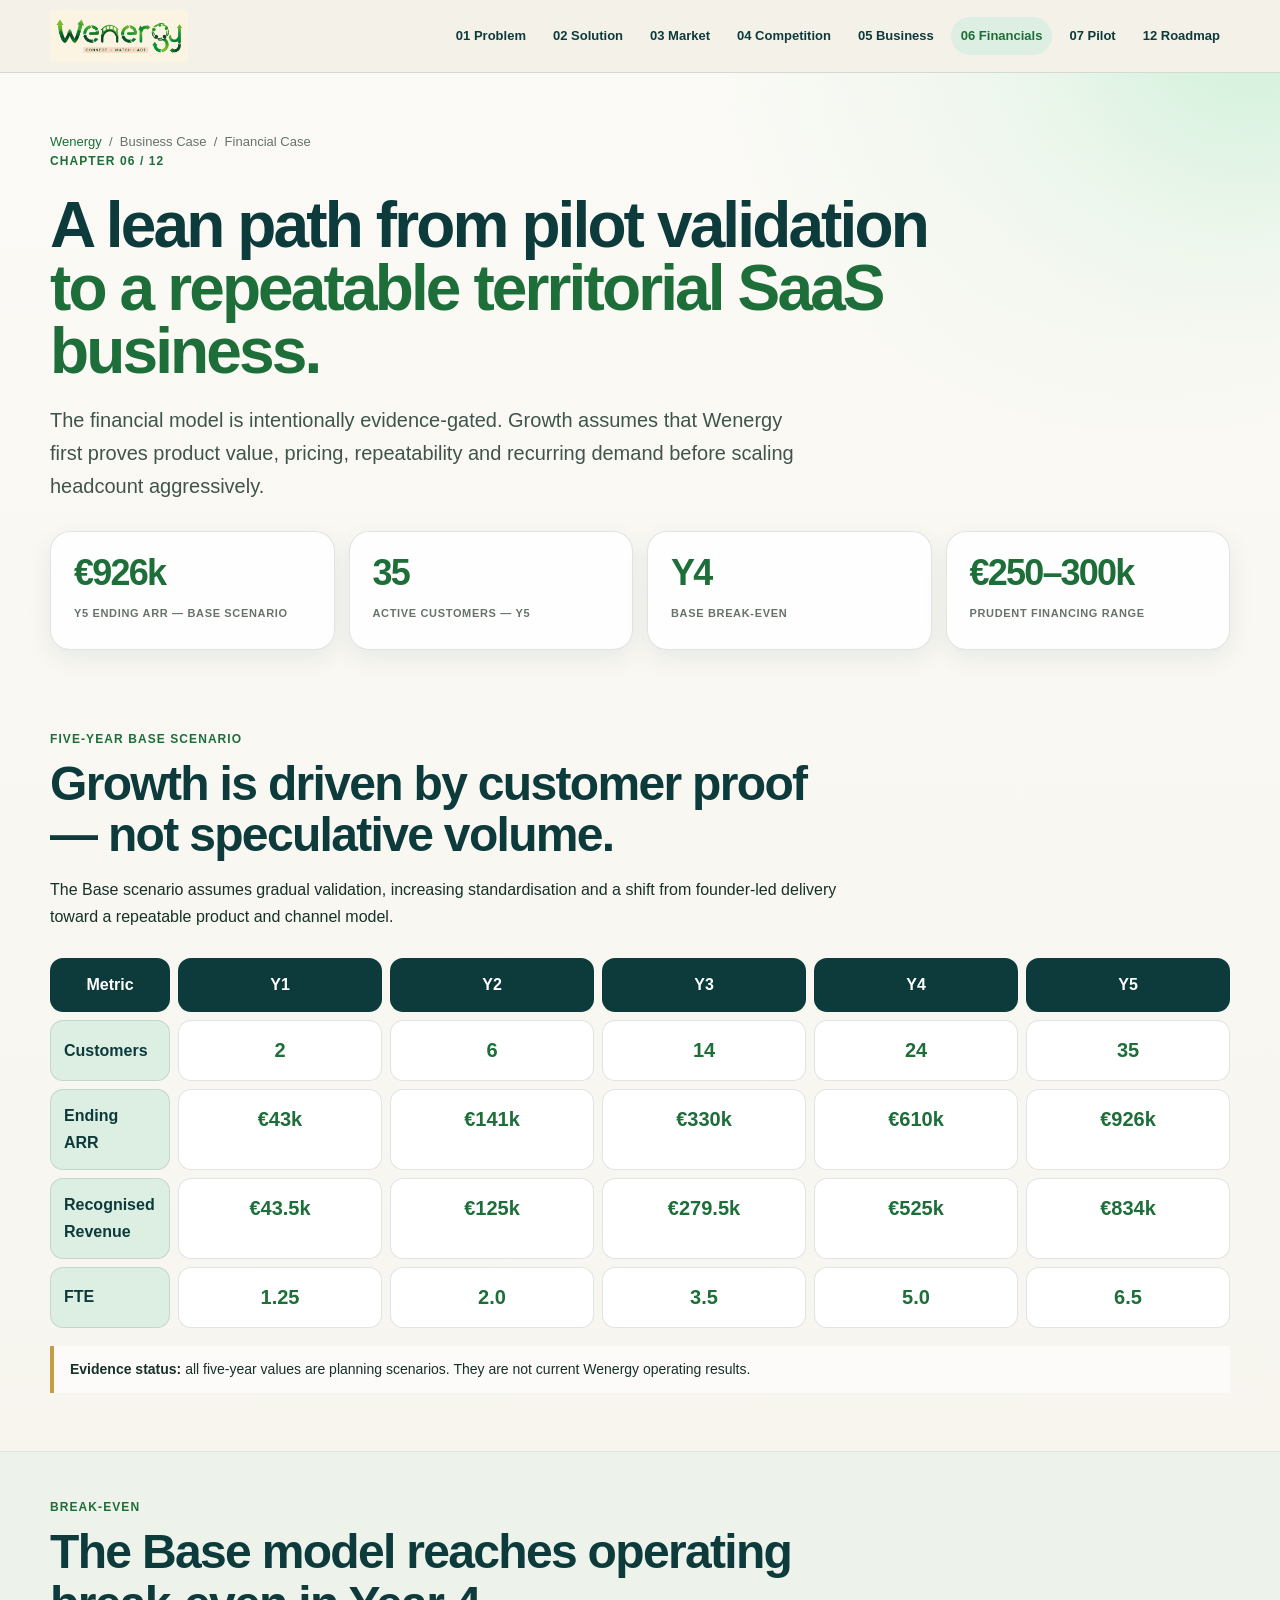
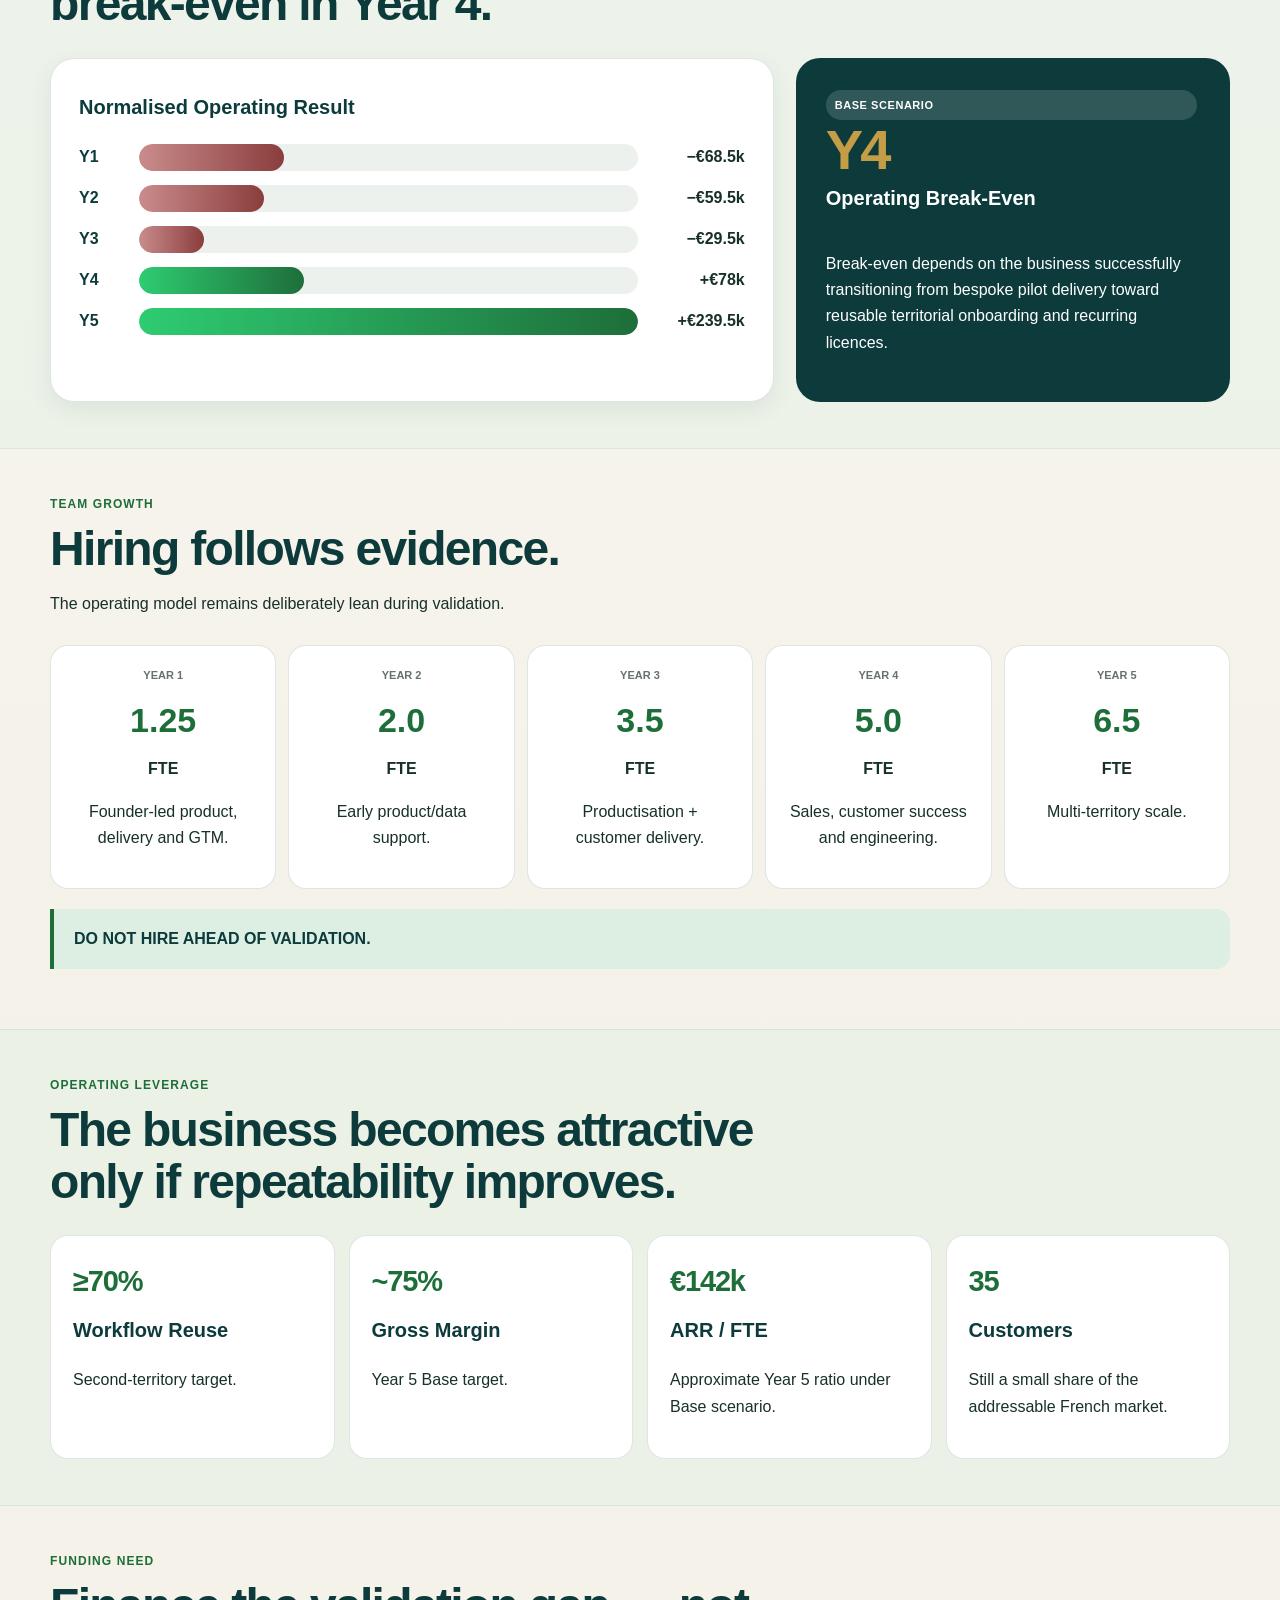
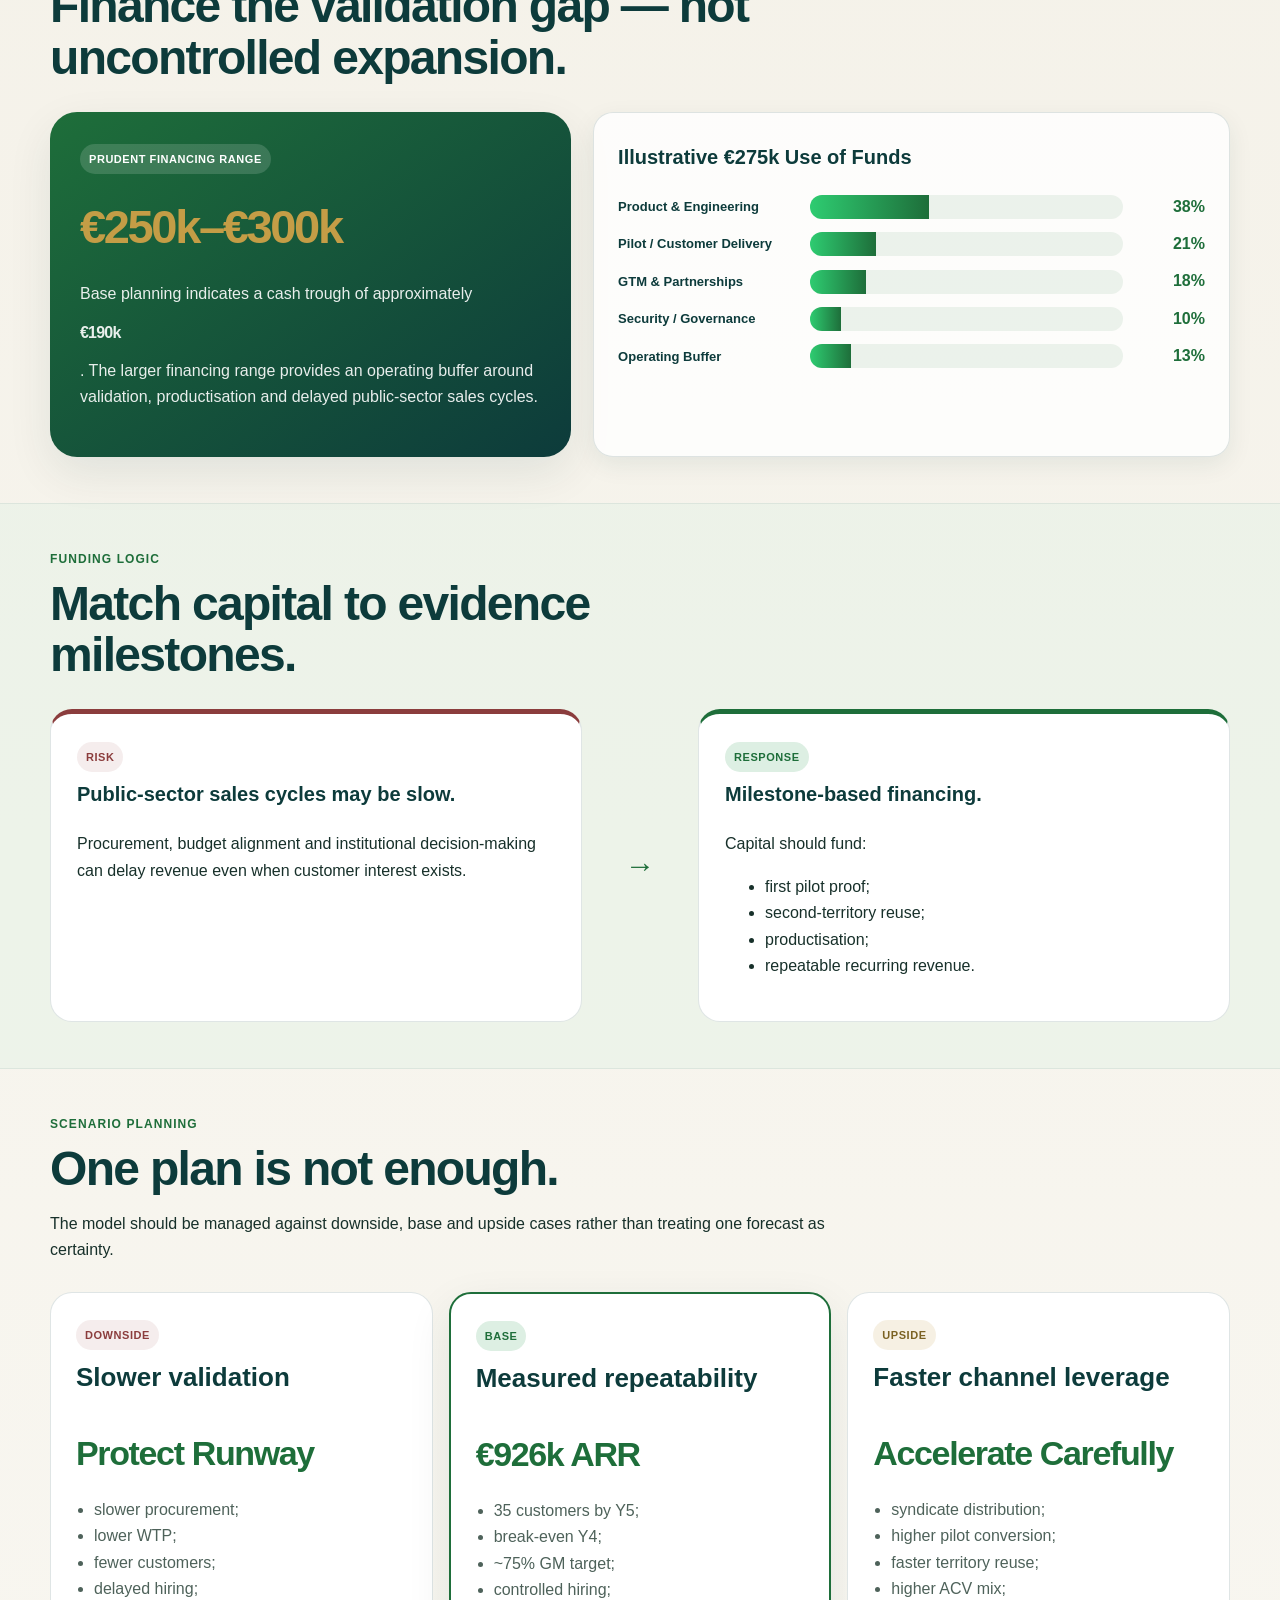
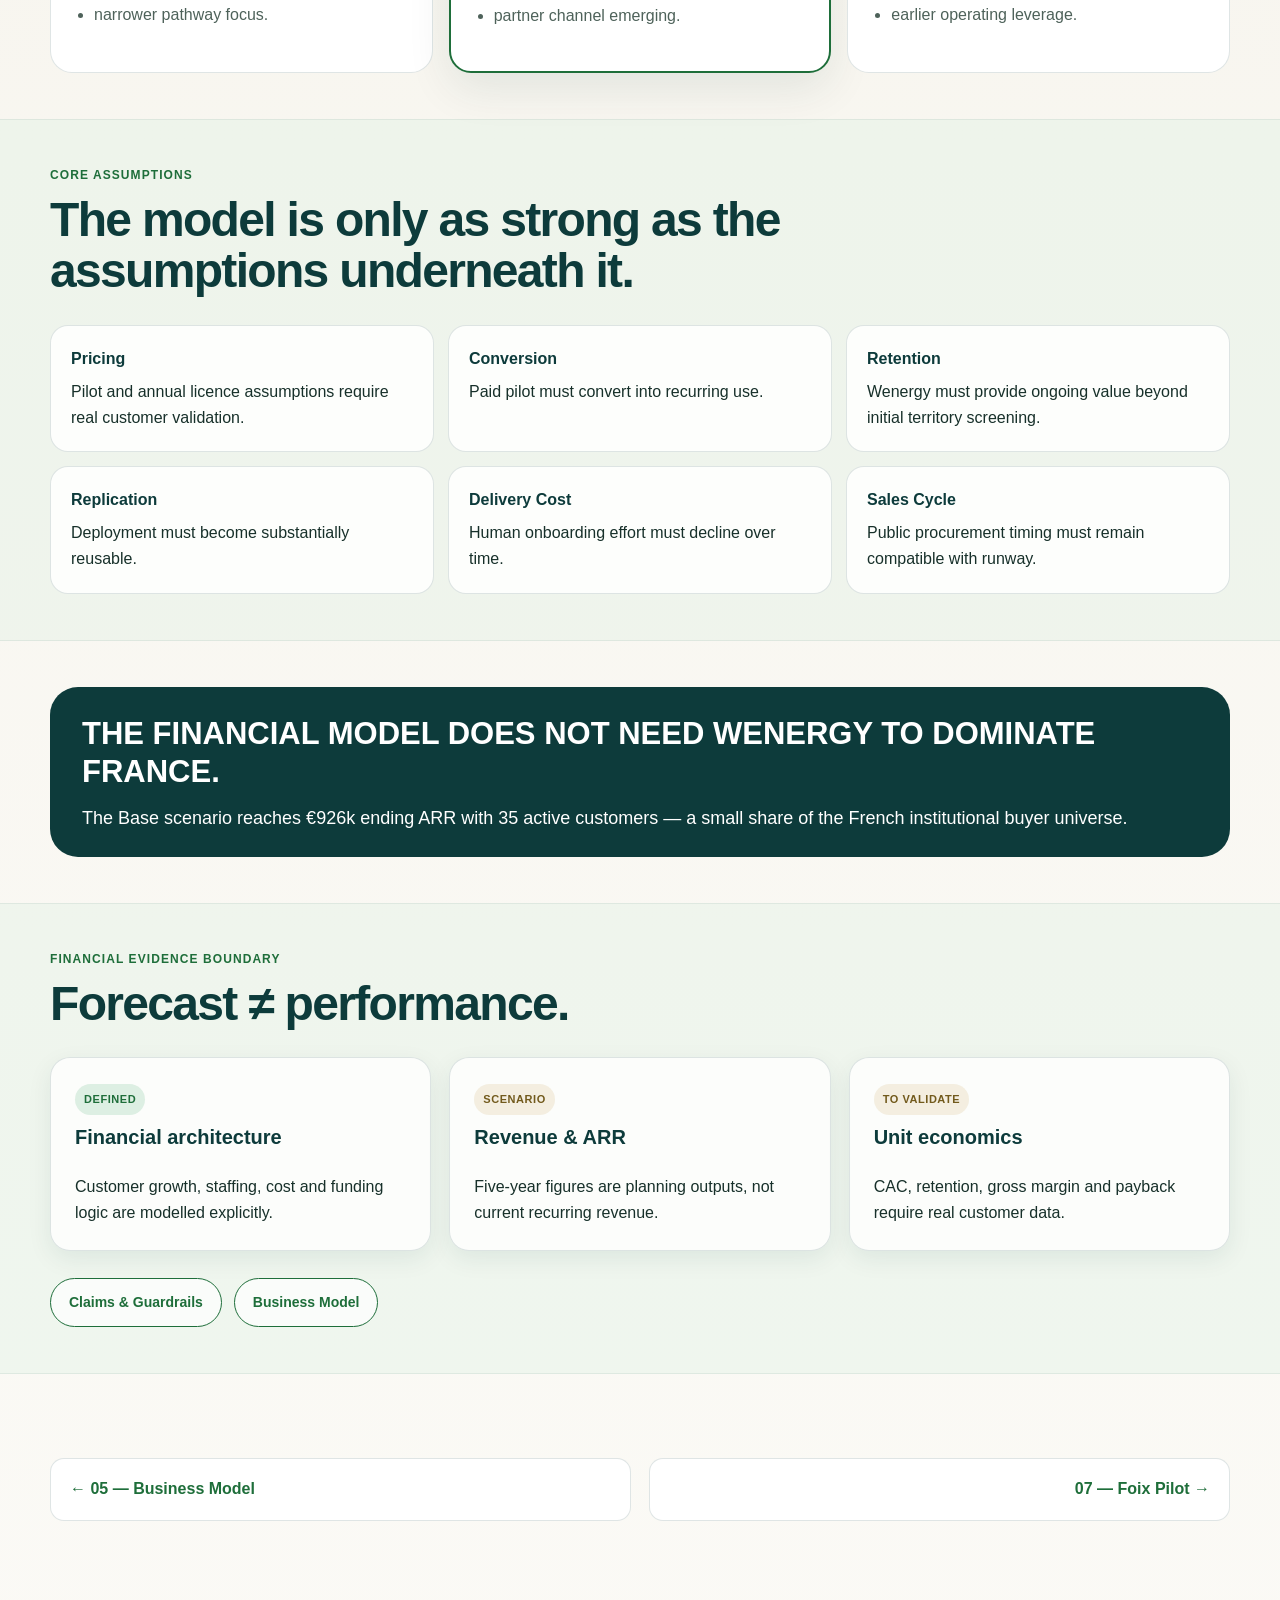
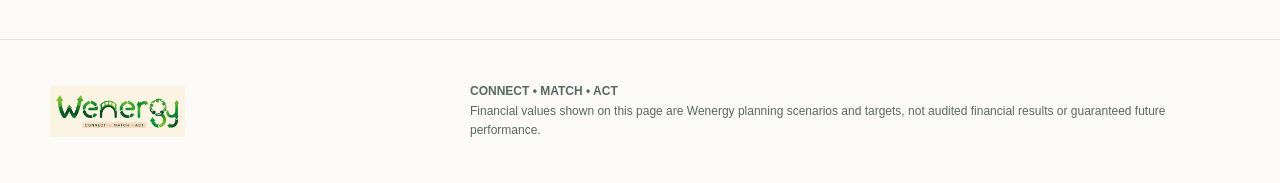
<file: business-case/06_financial_case.html>
<!DOCTYPE html>
<html lang="en">
<head>
  <meta charset="UTF-8">
  <meta name="viewport" content="width=device-width, initial-scale=1.0">

  <meta name="description"
        content="Wenergy financial case — five-year ARR, customer growth, break-even, staffing, funding need and scenario planning.">

  <title>06 — Financial Case | Wenergy</title>

  <link rel="stylesheet" href="../assets/css/wenergy.css">

  <style>

    .finance-hero {
      position: relative;
      overflow: hidden;
    }

    .finance-hero::after {
      content: "";
      position: absolute;
      width: 640px;
      height: 640px;
      right: -310px;
      top: -360px;
      border-radius: 50%;
      background:
        radial-gradient(circle,
          rgba(46,204,113,.14),
          rgba(46,204,113,.025) 48%,
          transparent 72%);
      pointer-events: none;
    }

    .finance-kpis {
      display: grid;
      grid-template-columns: repeat(4,1fr);
      gap: 14px;
      margin-top: 28px;
    }

    .finance-kpi {
      padding: 23px;
      border-radius: 20px;
      background: rgba(255,255,255,.86);
      border: 1px solid var(--border);
      box-shadow: var(--shadow-sm);
    }

    .finance-kpi strong {
      display: block;
      color: var(--forest);
      font-size: 36px;
      line-height: 1;
      letter-spacing: -.05em;
      margin-bottom: 8px;
    }

    .finance-kpi span {
      font-size: 11px;
      color: var(--grey);
      font-weight: 900;
      letter-spacing: .06em;
      text-transform: uppercase;
    }

    .trajectory {
      display: grid;
      grid-template-columns: 120px repeat(5,1fr);
      gap: 8px;
      align-items: stretch;
    }

    .trajectory-head,
    .trajectory-label,
    .trajectory-cell {
      border-radius: 13px;
      padding: 13px;
      border: 1px solid var(--border);
    }

    .trajectory-head {
      background: var(--teal);
      color: white;
      text-align: center;
      font-weight: 900;
    }

    .trajectory-label {
      background: var(--mint);
      color: var(--teal);
      font-weight: 900;
      display: flex;
      align-items: center;
    }

    .trajectory-cell {
      background: white;
      text-align: center;
    }

    .trajectory-cell strong {
      display: block;
      color: var(--forest);
      font-size: 20px;
    }

    .trajectory-cell small {
      color: var(--grey);
    }

    .break-even-wrap {
      display: grid;
      grid-template-columns: 1.25fr .75fr;
      gap: 22px;
      align-items: stretch;
    }

    .break-even-chart {
      background: white;
      border: 1px solid var(--border);
      border-radius: 24px;
      padding: 28px;
      box-shadow: var(--shadow-sm);
    }

    .bar-row {
      display: grid;
      grid-template-columns: 48px 1fr 95px;
      gap: 12px;
      align-items: center;
      margin: 14px 0;
    }

    .bar-year {
      font-weight: 900;
      color: var(--teal);
    }

    .bar-track {
      height: 27px;
      border-radius: 999px;
      background: #edf1ed;
      overflow: hidden;
      position: relative;
    }

    .bar-fill {
      height: 100%;
      border-radius: 999px;
    }

    .bar-neg {
      background: linear-gradient(90deg, #c98c8c, #8B3D3D);
    }

    .bar-pos {
      background: linear-gradient(90deg, var(--leaf), var(--forest));
    }

    .bar-value {
      text-align: right;
      font-weight: 900;
    }

    .break-even-card {
      display: flex;
      flex-direction: column;
      justify-content: center;
      padding: 30px;
      border-radius: 24px;
      background: var(--teal);
      color: white;
    }

    .break-even-card strong {
      font-size: 56px;
      line-height: 1;
      color: var(--gold);
      letter-spacing: -.05em;
    }

    .staff-grid {
      display: grid;
      grid-template-columns: repeat(5,1fr);
      gap: 12px;
    }

    .staff-card {
      padding: 20px;
      border-radius: 18px;
      background: white;
      border: 1px solid var(--border);
      text-align: center;
    }

    .staff-year {
      font-size: 11px;
      color: var(--grey);
      font-weight: 900;
      text-transform: uppercase;
    }

    .staff-value {
      font-size: 34px;
      color: var(--forest);
      font-weight: 900;
      margin: 8px 0;
    }

    .funding-layout {
      display: grid;
      grid-template-columns: .9fr 1.1fr;
      gap: 22px;
    }

    .funding-total {
      padding: 30px;
      border-radius: 27px;
      background:
        linear-gradient(145deg, var(--forest), var(--teal));
      color: white;
      box-shadow: var(--shadow);
    }

    .funding-total strong {
      display: block;
      color: var(--gold);
      font-size: 47px;
      margin: 12px 0;
      letter-spacing: -.05em;
    }

    .funding-total p {
      opacity: .9;
    }

    .allocation {
      display: grid;
      gap: 11px;
    }

    .allocation-row {
      display: grid;
      grid-template-columns: 180px 1fr 70px;
      gap: 12px;
      align-items: center;
    }

    .allocation-label {
      font-size: 13px;
      font-weight: 800;
      color: var(--teal);
    }

    .allocation-track {
      height: 24px;
      border-radius: 999px;
      background: rgba(30,110,58,.08);
      overflow: hidden;
    }

    .allocation-fill {
      height: 100%;
      background: linear-gradient(90deg, var(--leaf), var(--forest));
    }

    .allocation-value {
      font-weight: 900;
      color: var(--forest);
      text-align: right;
    }

    .scenario-grid {
      display: grid;
      grid-template-columns: repeat(3,1fr);
      gap: 16px;
    }

    .scenario-card {
      padding: 25px;
      border-radius: 22px;
      background: white;
      border: 1px solid var(--border);
      position: relative;
      overflow: hidden;
    }

    .scenario-card.base {
      border: 2px solid var(--forest);
      box-shadow: var(--shadow);
    }

    .scenario-card h3 {
      font-size: 26px;
    }

    .scenario-number {
      display: block;
      font-size: 34px;
      font-weight: 900;
      color: var(--forest);
      letter-spacing: -.04em;
      margin: 12px 0;
    }

    .scenario-list {
      padding-left: 18px;
      color: #4e625a;
    }

    .efficiency-grid {
      display: grid;
      grid-template-columns: repeat(4,1fr);
      gap: 14px;
    }

    .efficiency-card {
      padding: 22px;
      min-height: 175px;
      border-radius: 18px;
      background: white;
      border: 1px solid var(--border);
    }

    .efficiency-card strong {
      display: block;
      color: var(--forest);
      font-size: 29px;
      letter-spacing: -.04em;
      margin-bottom: 8px;
    }

    .cash-logic {
      display: grid;
      grid-template-columns: 1fr 80px 1fr;
      gap: 18px;
      align-items: stretch;
    }

    .cash-card {
      padding: 26px;
      border-radius: 22px;
      background: white;
      border: 1px solid var(--border);
    }

    .cash-card.risk {
      border-top: 5px solid #8B3D3D;
    }

    .cash-card.solution {
      border-top: 5px solid var(--forest);
    }

    .cash-arrow {
      display: grid;
      place-items: center;
      font-size: 30px;
      color: var(--forest);
      font-weight: 900;
    }

    .assumption-stack {
      display: grid;
      grid-template-columns: repeat(3,1fr);
      gap: 14px;
    }

    .assumption {
      padding: 20px;
      border-radius: 18px;
      background: rgba(255,255,255,.84);
      border: 1px solid var(--border);
    }

    .assumption strong {
      color: var(--teal);
      display: block;
      margin-bottom: 6px;
    }

    @media (max-width: 1000px) {

      .finance-kpis,
      .staff-grid,
      .efficiency-grid {
        grid-template-columns: 1fr 1fr;
      }

      .trajectory {
        grid-template-columns: 110px repeat(5,150px);
        overflow-x: auto;
      }

      .break-even-wrap,
      .funding-layout,
      .cash-logic {
        grid-template-columns: 1fr;
      }

      .cash-arrow {
        transform: rotate(90deg);
      }

      .scenario-grid,
      .assumption-stack {
        grid-template-columns: 1fr;
      }

    }

    @media (max-width: 650px) {

      .finance-kpis,
      .staff-grid,
      .efficiency-grid {
        grid-template-columns: 1fr;
      }

      .allocation-row {
        grid-template-columns: 1fr;
        gap: 5px;
      }

      .allocation-value {
        text-align: left;
      }

    }

  </style>
</head>

<body>

<header class="topbar">
  <div class="container nav">

    <a class="brand" href="../index.html">
      <img src="../assets/wenergy_logo.png" alt="Wenergy">
    </a>

    <nav class="navlinks">
      <a href="01_problem.html">01 Problem</a>
      <a href="02_solution.html">02 Solution</a>
      <a href="03_market.html">03 Market</a>
      <a href="04_competition.html">04 Competition</a>
      <a href="05_business_model.html">05 Business</a>
      <a class="active" href="06_financial_case.html">06 Financials</a>
      <a href="07_foix_pilot.html">07 Pilot</a>
      <a href="12_roadmap.html">12 Roadmap</a>
    </nav>

  </div>
</header>

<main>

<section class="page-hero finance-hero">

  <div class="container">

    <div class="breadcrumb">
      <a href="../index.html">Wenergy</a>
      &nbsp;/&nbsp;
      Business Case
      &nbsp;/&nbsp;
      Financial Case
    </div>

    <div class="section-kicker">
      Chapter 06 / 12
    </div>

    <h1>
      A lean path from pilot validation
      <span style="color:var(--forest)">
        to a repeatable territorial SaaS business.
      </span>
    </h1>

    <p class="lead">
      The financial model is intentionally evidence-gated. Growth assumes that
      Wenergy first proves product value, pricing, repeatability and recurring demand
      before scaling headcount aggressively.
    </p>

    <div class="finance-kpis">

      <div class="finance-kpi">
        <strong>€926k</strong>
        <span>Y5 Ending ARR — Base Scenario</span>
      </div>

      <div class="finance-kpi">
        <strong>35</strong>
        <span>Active Customers — Y5</span>
      </div>

      <div class="finance-kpi">
        <strong>Y4</strong>
        <span>Base Break-Even</span>
      </div>

      <div class="finance-kpi">
        <strong>€250–300k</strong>
        <span>Prudent Financing Range</span>
      </div>

    </div>

  </div>

</section>

<section class="section">

  <div class="container">

    <div class="section-head">
      <div class="section-kicker">
        Five-Year Base Scenario
      </div>

      <h2>
        Growth is driven by customer proof — not speculative volume.
      </h2>

      <p>
        The Base scenario assumes gradual validation, increasing standardisation and
        a shift from founder-led delivery toward a repeatable product and channel model.
      </p>
    </div>

    <div class="trajectory">

      <div class="trajectory-head">Metric</div>
      <div class="trajectory-head">Y1</div>
      <div class="trajectory-head">Y2</div>
      <div class="trajectory-head">Y3</div>
      <div class="trajectory-head">Y4</div>
      <div class="trajectory-head">Y5</div>

      <div class="trajectory-label">Customers</div>
      <div class="trajectory-cell"><strong>2</strong></div>
      <div class="trajectory-cell"><strong>6</strong></div>
      <div class="trajectory-cell"><strong>14</strong></div>
      <div class="trajectory-cell"><strong>24</strong></div>
      <div class="trajectory-cell"><strong>35</strong></div>

      <div class="trajectory-label">Ending ARR</div>
      <div class="trajectory-cell"><strong>€43k</strong></div>
      <div class="trajectory-cell"><strong>€141k</strong></div>
      <div class="trajectory-cell"><strong>€330k</strong></div>
      <div class="trajectory-cell"><strong>€610k</strong></div>
      <div class="trajectory-cell"><strong>€926k</strong></div>

      <div class="trajectory-label">Recognised Revenue</div>
      <div class="trajectory-cell"><strong>€43.5k</strong></div>
      <div class="trajectory-cell"><strong>€125k</strong></div>
      <div class="trajectory-cell"><strong>€279.5k</strong></div>
      <div class="trajectory-cell"><strong>€525k</strong></div>
      <div class="trajectory-cell"><strong>€834k</strong></div>

      <div class="trajectory-label">FTE</div>
      <div class="trajectory-cell"><strong>1.25</strong></div>
      <div class="trajectory-cell"><strong>2.0</strong></div>
      <div class="trajectory-cell"><strong>3.5</strong></div>
      <div class="trajectory-cell"><strong>5.0</strong></div>
      <div class="trajectory-cell"><strong>6.5</strong></div>

    </div>

    <div class="source" style="margin-top:18px">
      <strong>Evidence status:</strong>
      all five-year values are planning scenarios. They are not current Wenergy
      operating results.
    </div>

  </div>

</section>

<section class="section section-alt">

  <div class="container">

    <div class="section-head">
      <div class="section-kicker">
        Break-Even
      </div>

      <h2>
        The Base model reaches operating break-even in Year 4.
      </h2>
    </div>

    <div class="break-even-wrap">

      <article class="break-even-chart">

        <h3>Normalised Operating Result</h3>

        <div class="bar-row">
          <div class="bar-year">Y1</div>
          <div class="bar-track">
            <div class="bar-fill bar-neg" style="width:29%"></div>
          </div>
          <div class="bar-value">−€68.5k</div>
        </div>

        <div class="bar-row">
          <div class="bar-year">Y2</div>
          <div class="bar-track">
            <div class="bar-fill bar-neg" style="width:25%"></div>
          </div>
          <div class="bar-value">−€59.5k</div>
        </div>

        <div class="bar-row">
          <div class="bar-year">Y3</div>
          <div class="bar-track">
            <div class="bar-fill bar-neg" style="width:13%"></div>
          </div>
          <div class="bar-value">−€29.5k</div>
        </div>

        <div class="bar-row">
          <div class="bar-year">Y4</div>
          <div class="bar-track">
            <div class="bar-fill bar-pos" style="width:33%"></div>
          </div>
          <div class="bar-value">+€78k</div>
        </div>

        <div class="bar-row">
          <div class="bar-year">Y5</div>
          <div class="bar-track">
            <div class="bar-fill bar-pos" style="width:100%"></div>
          </div>
          <div class="bar-value">+€239.5k</div>
        </div>

      </article>

      <aside class="break-even-card">

        <span class="tag"
              style="background:rgba(255,255,255,.15);color:white">
          Base Scenario
        </span>

        <strong>Y4</strong>

        <h3 style="color:white">
          Operating Break-Even
        </h3>

        <p>
          Break-even depends on the business successfully transitioning from
          bespoke pilot delivery toward reusable territorial onboarding and recurring
          licences.
        </p>

      </aside>

    </div>

  </div>

</section>

<section class="section">

  <div class="container">

    <div class="section-head">
      <div class="section-kicker">
        Team Growth
      </div>

      <h2>
        Hiring follows evidence.
      </h2>

      <p>
        The operating model remains deliberately lean during validation.
      </p>
    </div>

    <div class="staff-grid">

      <article class="staff-card">
        <div class="staff-year">Year 1</div>
        <div class="staff-value">1.25</div>
        <strong>FTE</strong>
        <p>Founder-led product, delivery and GTM.</p>
      </article>

      <article class="staff-card">
        <div class="staff-year">Year 2</div>
        <div class="staff-value">2.0</div>
        <strong>FTE</strong>
        <p>Early product/data support.</p>
      </article>

      <article class="staff-card">
        <div class="staff-year">Year 3</div>
        <div class="staff-value">3.5</div>
        <strong>FTE</strong>
        <p>Productisation + customer delivery.</p>
      </article>

      <article class="staff-card">
        <div class="staff-year">Year 4</div>
        <div class="staff-value">5.0</div>
        <strong>FTE</strong>
        <p>Sales, customer success and engineering.</p>
      </article>

      <article class="staff-card">
        <div class="staff-year">Year 5</div>
        <div class="staff-value">6.5</div>
        <strong>FTE</strong>
        <p>Multi-territory scale.</p>
      </article>

    </div>

    <div class="guardrail" style="margin-top:20px">
      DO NOT HIRE AHEAD OF VALIDATION.
    </div>

  </div>

</section>

<section class="section section-alt">

  <div class="container">

    <div class="section-head">
      <div class="section-kicker">
        Operating Leverage
      </div>

      <h2>
        The business becomes attractive only if repeatability improves.
      </h2>
    </div>

    <div class="efficiency-grid">

      <article class="efficiency-card">
        <strong>≥70%</strong>
        <h3>Workflow Reuse</h3>
        <p>
          Second-territory target.
        </p>
      </article>

      <article class="efficiency-card">
        <strong>~75%</strong>
        <h3>Gross Margin</h3>
        <p>
          Year 5 Base target.
        </p>
      </article>

      <article class="efficiency-card">
        <strong>€142k</strong>
        <h3>ARR / FTE</h3>
        <p>
          Approximate Year 5 ratio under Base scenario.
        </p>
      </article>

      <article class="efficiency-card">
        <strong>35</strong>
        <h3>Customers</h3>
        <p>
          Still a small share of the addressable French market.
        </p>
      </article>

    </div>

  </div>

</section>

<section class="section">

  <div class="container">

    <div class="section-head">
      <div class="section-kicker">
        Funding Need
      </div>

      <h2>
        Finance the validation gap — not uncontrolled expansion.
      </h2>
    </div>

    <div class="funding-layout">

      <article class="funding-total">

        <span class="tag"
              style="background:rgba(255,255,255,.15);color:white">
          Prudent Financing Range
        </span>

        <strong>€250k–€300k</strong>

        <p>
          Base planning indicates a cash trough of approximately
          <strong style="font-size:inherit;color:white">€190k</strong>.
          The larger financing range provides an operating buffer around validation,
          productisation and delayed public-sector sales cycles.
        </p>

      </article>

      <article class="card">

        <h3>Illustrative €275k Use of Funds</h3>

        <div class="allocation">

          <div class="allocation-row">
            <div class="allocation-label">
              Product & Engineering
            </div>
            <div class="allocation-track">
              <div class="allocation-fill" style="width:38%"></div>
            </div>
            <div class="allocation-value">38%</div>
          </div>

          <div class="allocation-row">
            <div class="allocation-label">
              Pilot / Customer Delivery
            </div>
            <div class="allocation-track">
              <div class="allocation-fill" style="width:21%"></div>
            </div>
            <div class="allocation-value">21%</div>
          </div>

          <div class="allocation-row">
            <div class="allocation-label">
              GTM & Partnerships
            </div>
            <div class="allocation-track">
              <div class="allocation-fill" style="width:18%"></div>
            </div>
            <div class="allocation-value">18%</div>
          </div>

          <div class="allocation-row">
            <div class="allocation-label">
              Security / Governance
            </div>
            <div class="allocation-track">
              <div class="allocation-fill" style="width:10%"></div>
            </div>
            <div class="allocation-value">10%</div>
          </div>

          <div class="allocation-row">
            <div class="allocation-label">
              Operating Buffer
            </div>
            <div class="allocation-track">
              <div class="allocation-fill" style="width:13%"></div>
            </div>
            <div class="allocation-value">13%</div>
          </div>

        </div>

      </article>

    </div>

  </div>

</section>

<section class="section section-alt">

  <div class="container">

    <div class="section-head">
      <div class="section-kicker">
        Funding Logic
      </div>

      <h2>
        Match capital to evidence milestones.
      </h2>
    </div>

    <div class="cash-logic">

      <article class="cash-card risk">

        <span class="tag"
              style="background:rgba(139,61,61,.09);color:#8B3D3D">
          Risk
        </span>

        <h3>Public-sector sales cycles may be slow.</h3>

        <p>
          Procurement, budget alignment and institutional decision-making can delay
          revenue even when customer interest exists.
        </p>

      </article>

      <div class="cash-arrow">
        →
      </div>

      <article class="cash-card solution">

        <span class="tag">Response</span>

        <h3>Milestone-based financing.</h3>

        <p>
          Capital should fund:
        </p>

        <ul>
          <li>first pilot proof;</li>
          <li>second-territory reuse;</li>
          <li>productisation;</li>
          <li>repeatable recurring revenue.</li>
        </ul>

      </article>

    </div>

  </div>

</section>

<section class="section">

  <div class="container">

    <div class="section-head">
      <div class="section-kicker">
        Scenario Planning
      </div>

      <h2>
        One plan is not enough.
      </h2>

      <p>
        The model should be managed against downside, base and upside cases rather
        than treating one forecast as certainty.
      </p>
    </div>

    <div class="scenario-grid">

      <article class="scenario-card">

        <span class="tag"
              style="background:rgba(139,61,61,.09);color:#8B3D3D">
          Downside
        </span>

        <h3>Slower validation</h3>

        <span class="scenario-number">
          Protect Runway
        </span>

        <ul class="scenario-list">
          <li>slower procurement;</li>
          <li>lower WTP;</li>
          <li>fewer customers;</li>
          <li>delayed hiring;</li>
          <li>narrower pathway focus.</li>
        </ul>

      </article>

      <article class="scenario-card base">

        <span class="tag">Base</span>

        <h3>Measured repeatability</h3>

        <span class="scenario-number">
          €926k ARR
        </span>

        <ul class="scenario-list">
          <li>35 customers by Y5;</li>
          <li>break-even Y4;</li>
          <li>~75% GM target;</li>
          <li>controlled hiring;</li>
          <li>partner channel emerging.</li>
        </ul>

      </article>

      <article class="scenario-card">

        <span class="tag"
              style="background:rgba(196,157,70,.15);color:#7b6223">
          Upside
        </span>

        <h3>Faster channel leverage</h3>

        <span class="scenario-number">
          Accelerate Carefully
        </span>

        <ul class="scenario-list">
          <li>syndicate distribution;</li>
          <li>higher pilot conversion;</li>
          <li>faster territory reuse;</li>
          <li>higher ACV mix;</li>
          <li>earlier operating leverage.</li>
        </ul>

      </article>

    </div>

  </div>

</section>

<section class="section section-alt">

  <div class="container">

    <div class="section-head">
      <div class="section-kicker">
        Core Assumptions
      </div>

      <h2>
        The model is only as strong as the assumptions underneath it.
      </h2>
    </div>

    <div class="assumption-stack">

      <article class="assumption">
        <strong>Pricing</strong>
        Pilot and annual licence assumptions require real customer validation.
      </article>

      <article class="assumption">
        <strong>Conversion</strong>
        Paid pilot must convert into recurring use.
      </article>

      <article class="assumption">
        <strong>Retention</strong>
        Wenergy must provide ongoing value beyond initial territory screening.
      </article>

      <article class="assumption">
        <strong>Replication</strong>
        Deployment must become substantially reusable.
      </article>

      <article class="assumption">
        <strong>Delivery Cost</strong>
        Human onboarding effort must decline over time.
      </article>

      <article class="assumption">
        <strong>Sales Cycle</strong>
        Public procurement timing must remain compatible with runway.
      </article>

    </div>

  </div>

</section>

<section class="section">

  <div class="container">

    <div class="callout">
      THE FINANCIAL MODEL DOES NOT NEED WENERGY TO DOMINATE FRANCE.

      <small style="font-size:18px;opacity:1;margin-top:15px">
        The Base scenario reaches €926k ending ARR with 35 active customers —
        a small share of the French institutional buyer universe.
      </small>
    </div>

  </div>

</section>

<section class="section section-alt">

  <div class="container">

    <div class="section-head">
      <div class="section-kicker">
        Financial Evidence Boundary
      </div>

      <h2>
        Forecast ≠ performance.
      </h2>
    </div>

    <div class="grid-3">

      <article class="card">
        <span class="tag">Defined</span>
        <h3>Financial architecture</h3>
        <p>
          Customer growth, staffing, cost and funding logic are modelled explicitly.
        </p>
      </article>

      <article class="card">
        <span class="tag"
              style="background:rgba(196,157,70,.15);color:#725a1c">
          Scenario
        </span>
        <h3>Revenue & ARR</h3>
        <p>
          Five-year figures are planning outputs, not current recurring revenue.
        </p>
      </article>

      <article class="card">
        <span class="tag"
              style="background:rgba(196,157,70,.15);color:#725a1c">
          To Validate
        </span>
        <h3>Unit economics</h3>
        <p>
          CAC, retention, gross margin and payback require real customer data.
        </p>
      </article>

    </div>

    <div class="actions">

      <a class="btn btn-secondary"
         href="../evidence/CLAIMS_AND_GUARDRAILS.md">
        Claims & Guardrails
      </a>

      <a class="btn btn-secondary"
         href="05_business_model.html">
        Business Model
      </a>

    </div>

  </div>

</section>

<section class="section">

  <div class="container">

    <div class="page-nav">

      <a href="05_business_model.html">
        ← 05 — Business Model
      </a>

      <a href="07_foix_pilot.html">
        07 — Foix Pilot →
      </a>

    </div>

  </div>

</section>

</main>

<footer class="footer">

  <div class="container footer-grid">

    <img src="../assets/wenergy_logo.png" alt="Wenergy">

    <div class="disclaimer">
      <strong>CONNECT • MATCH • ACT</strong><br>
      Financial values shown on this page are Wenergy planning scenarios and targets,
      not audited financial results or guaranteed future performance.
    </div>

  </div>

</footer>

</body>
</html>
</file>
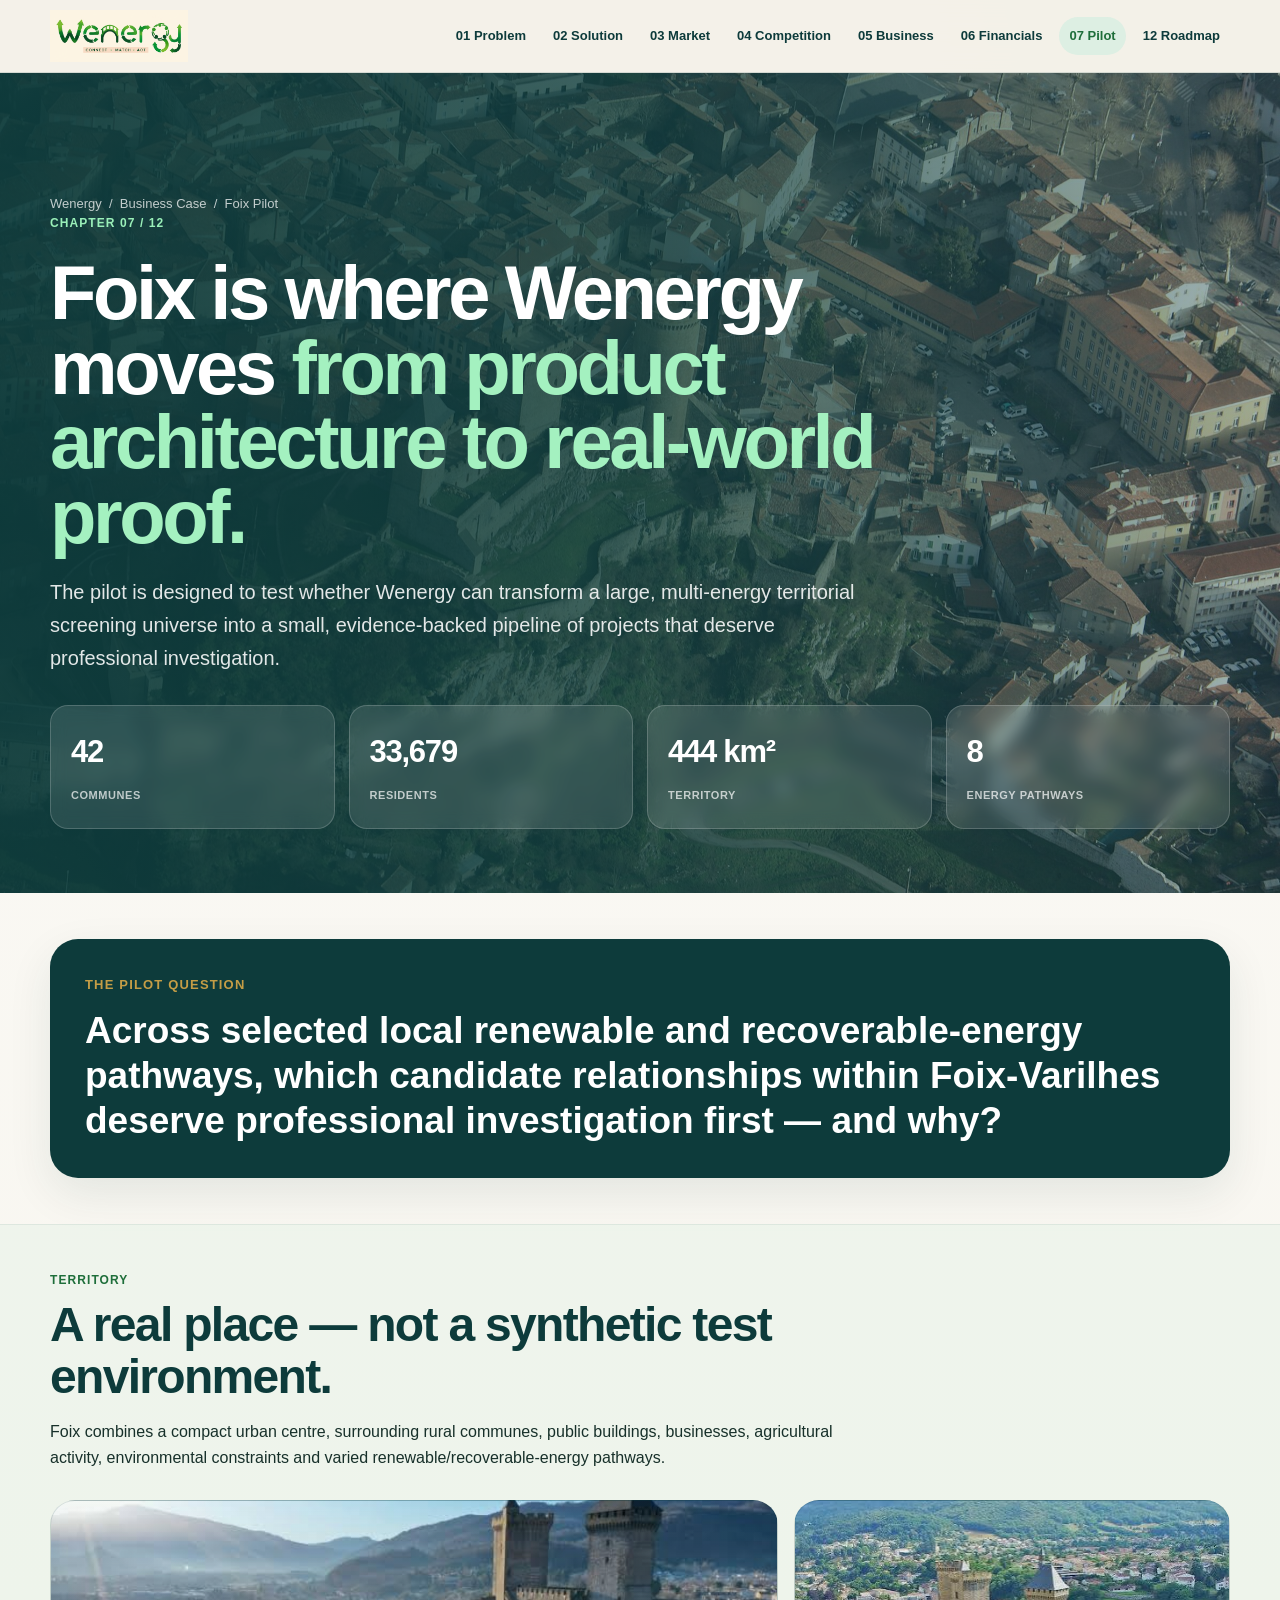
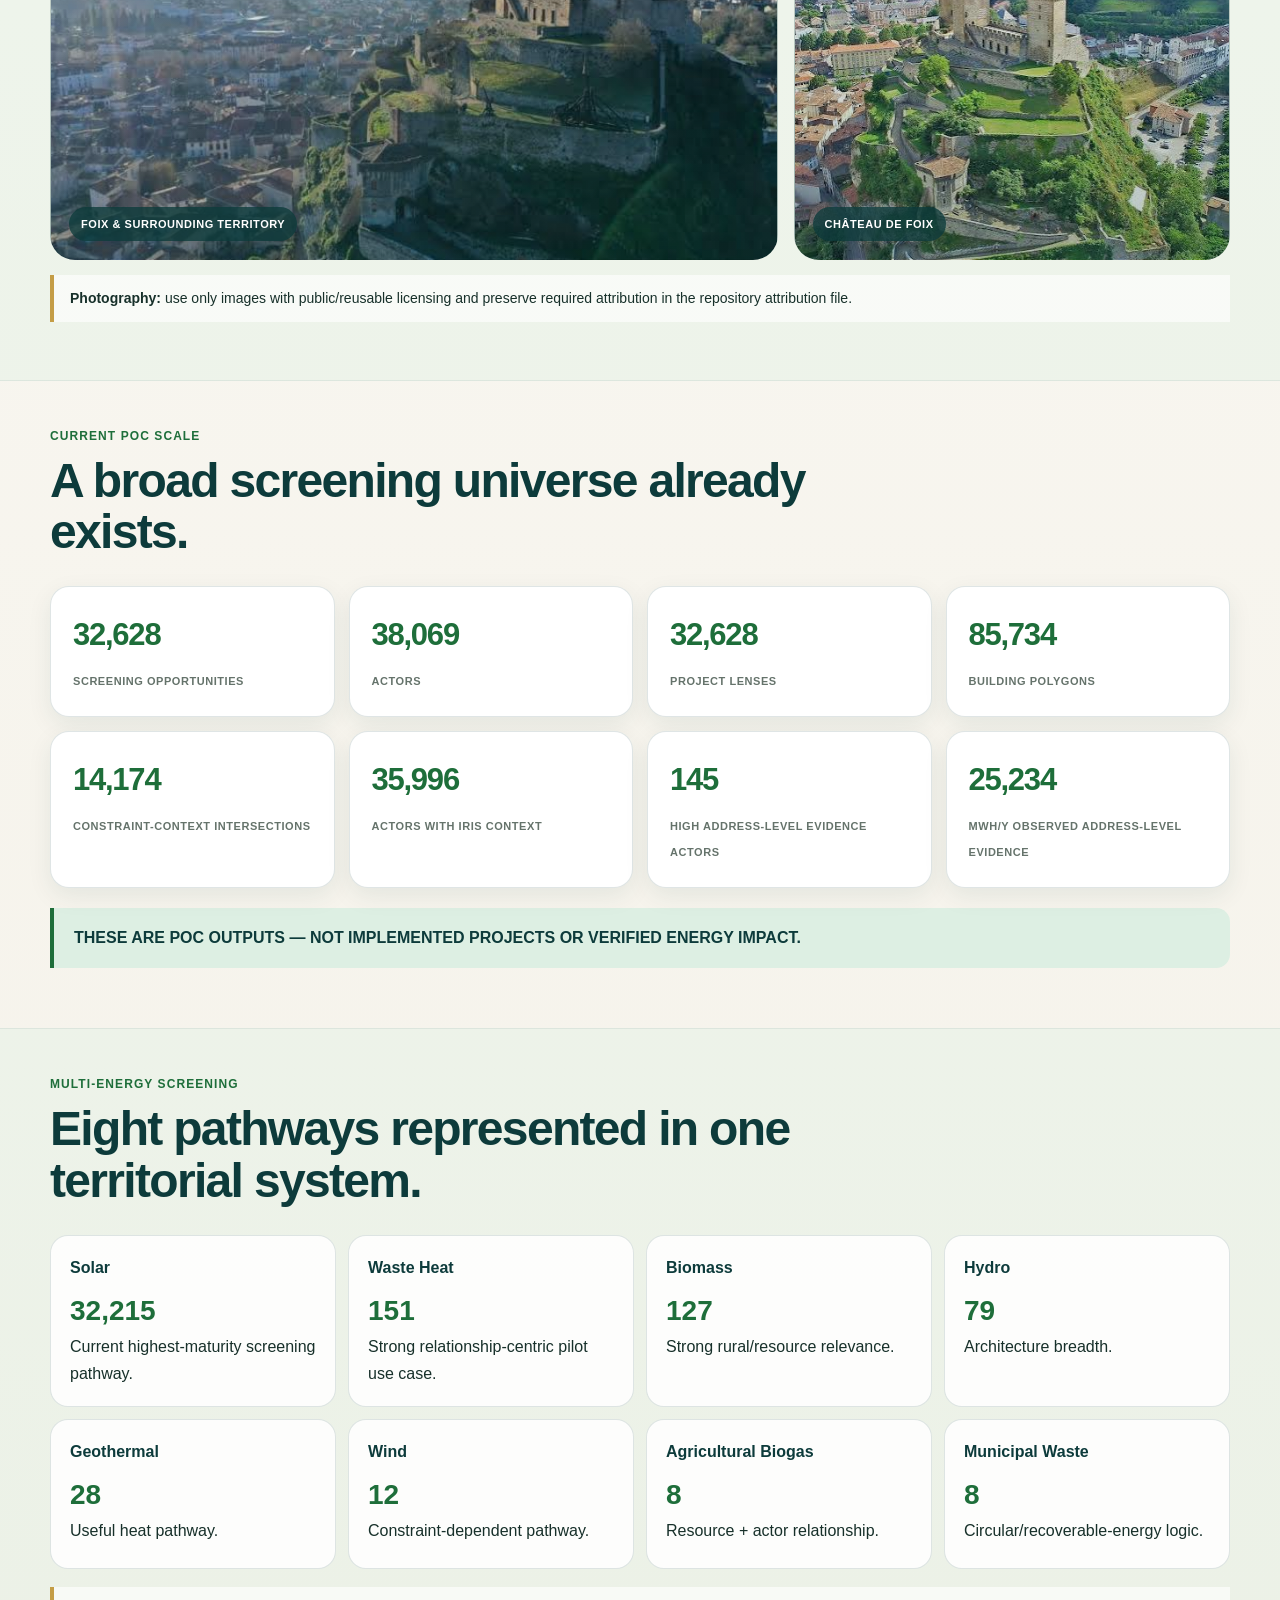
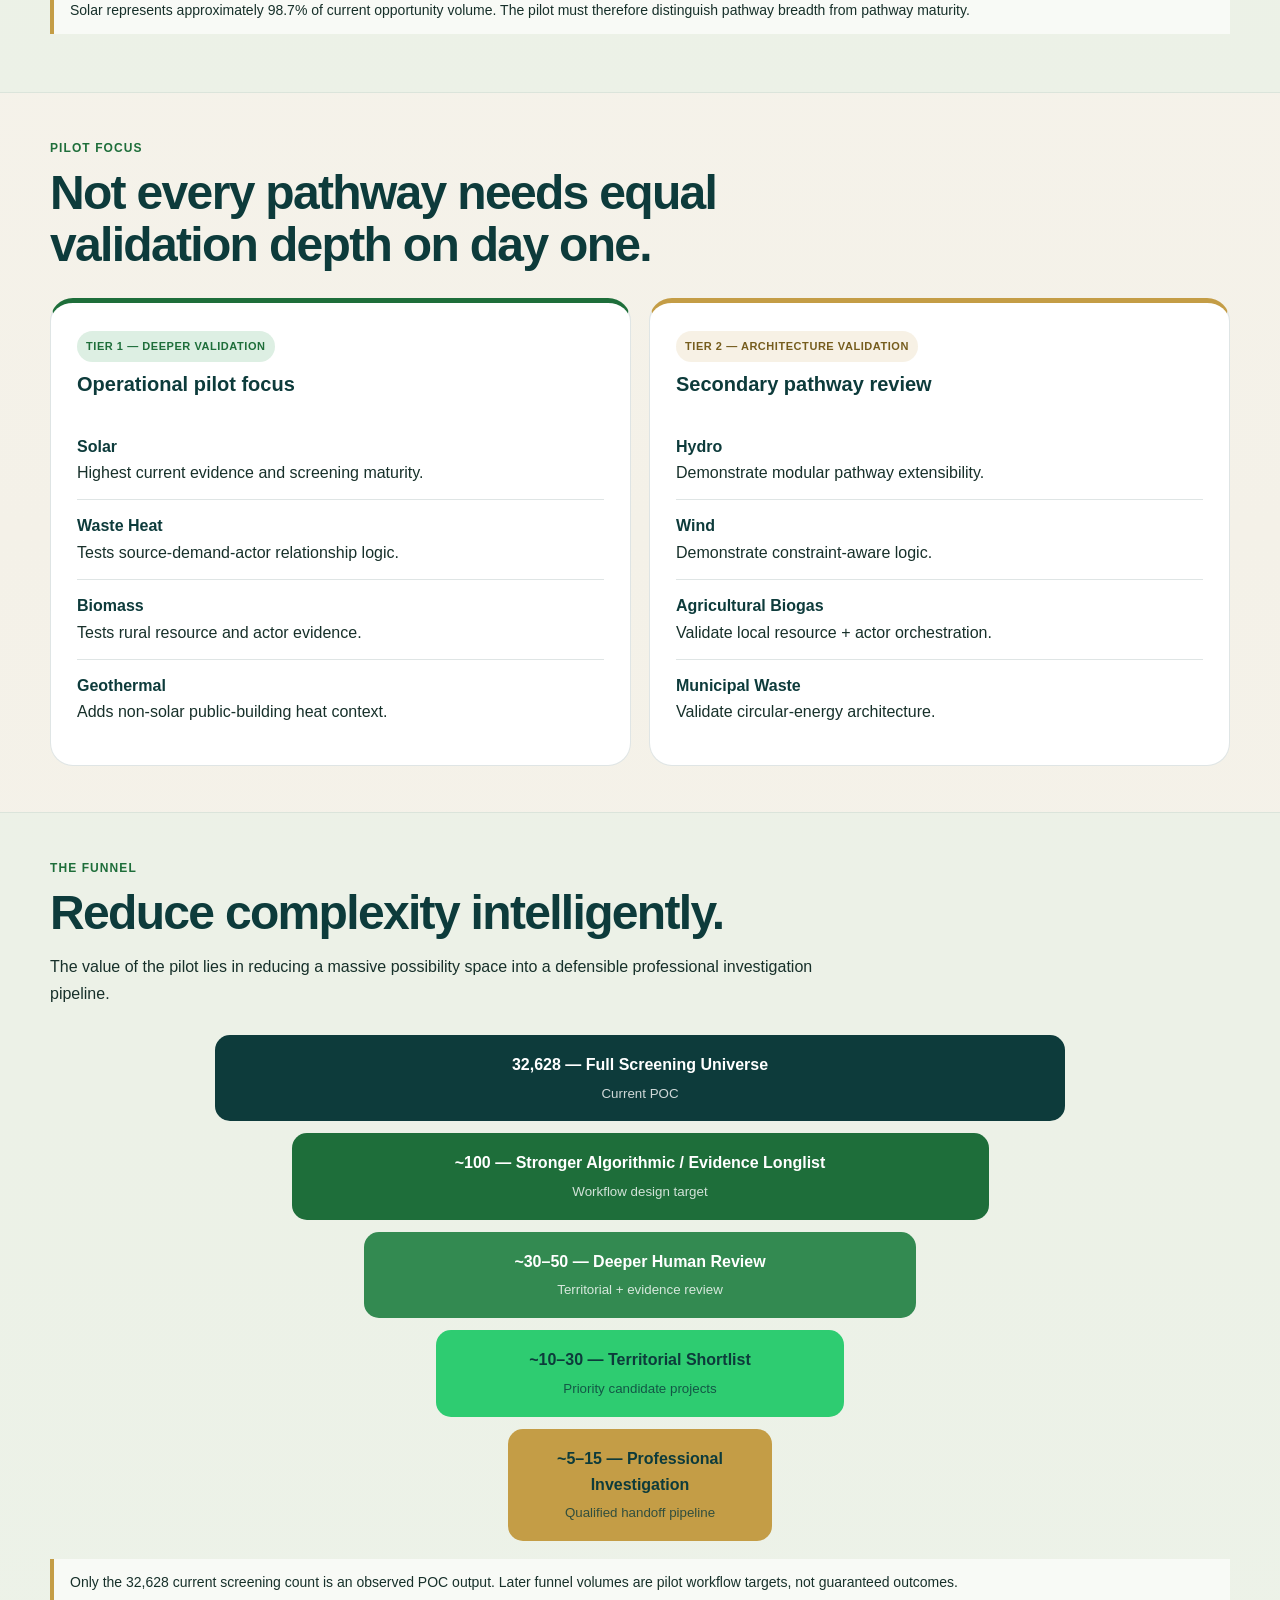
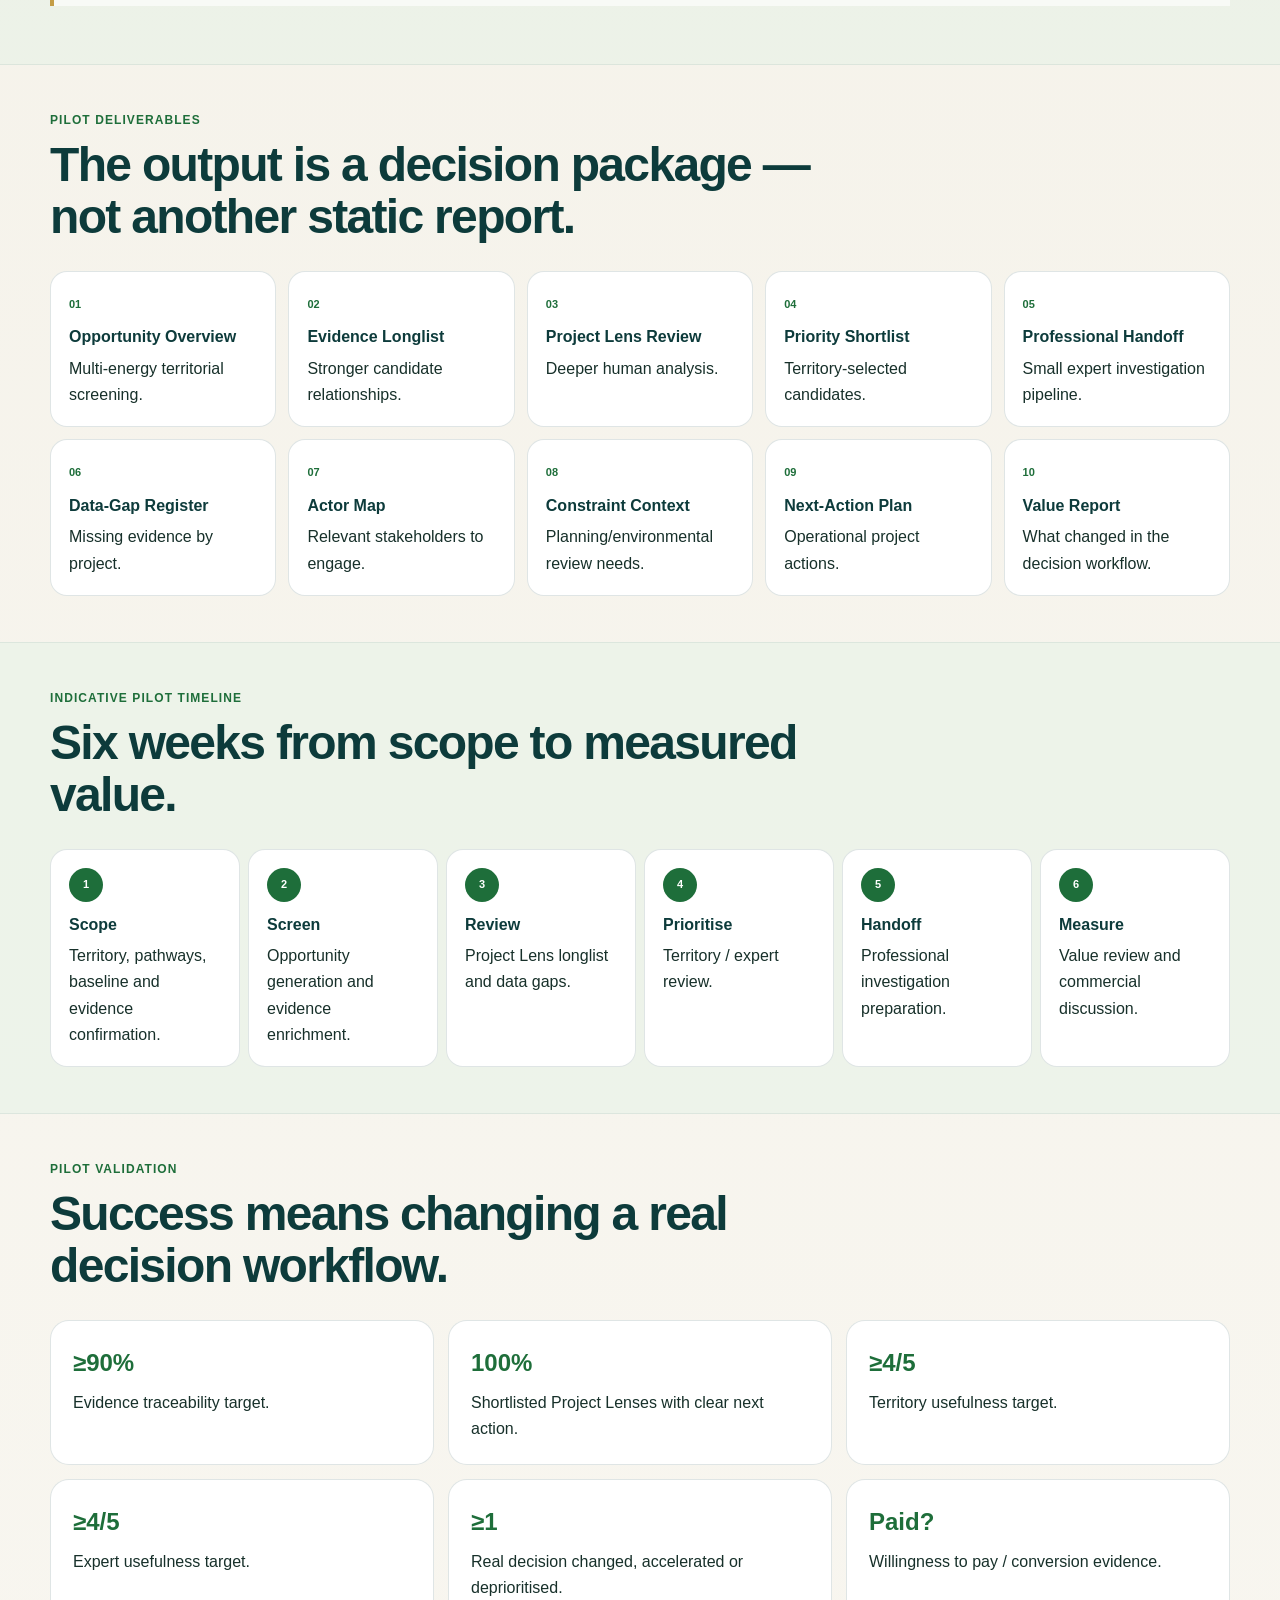
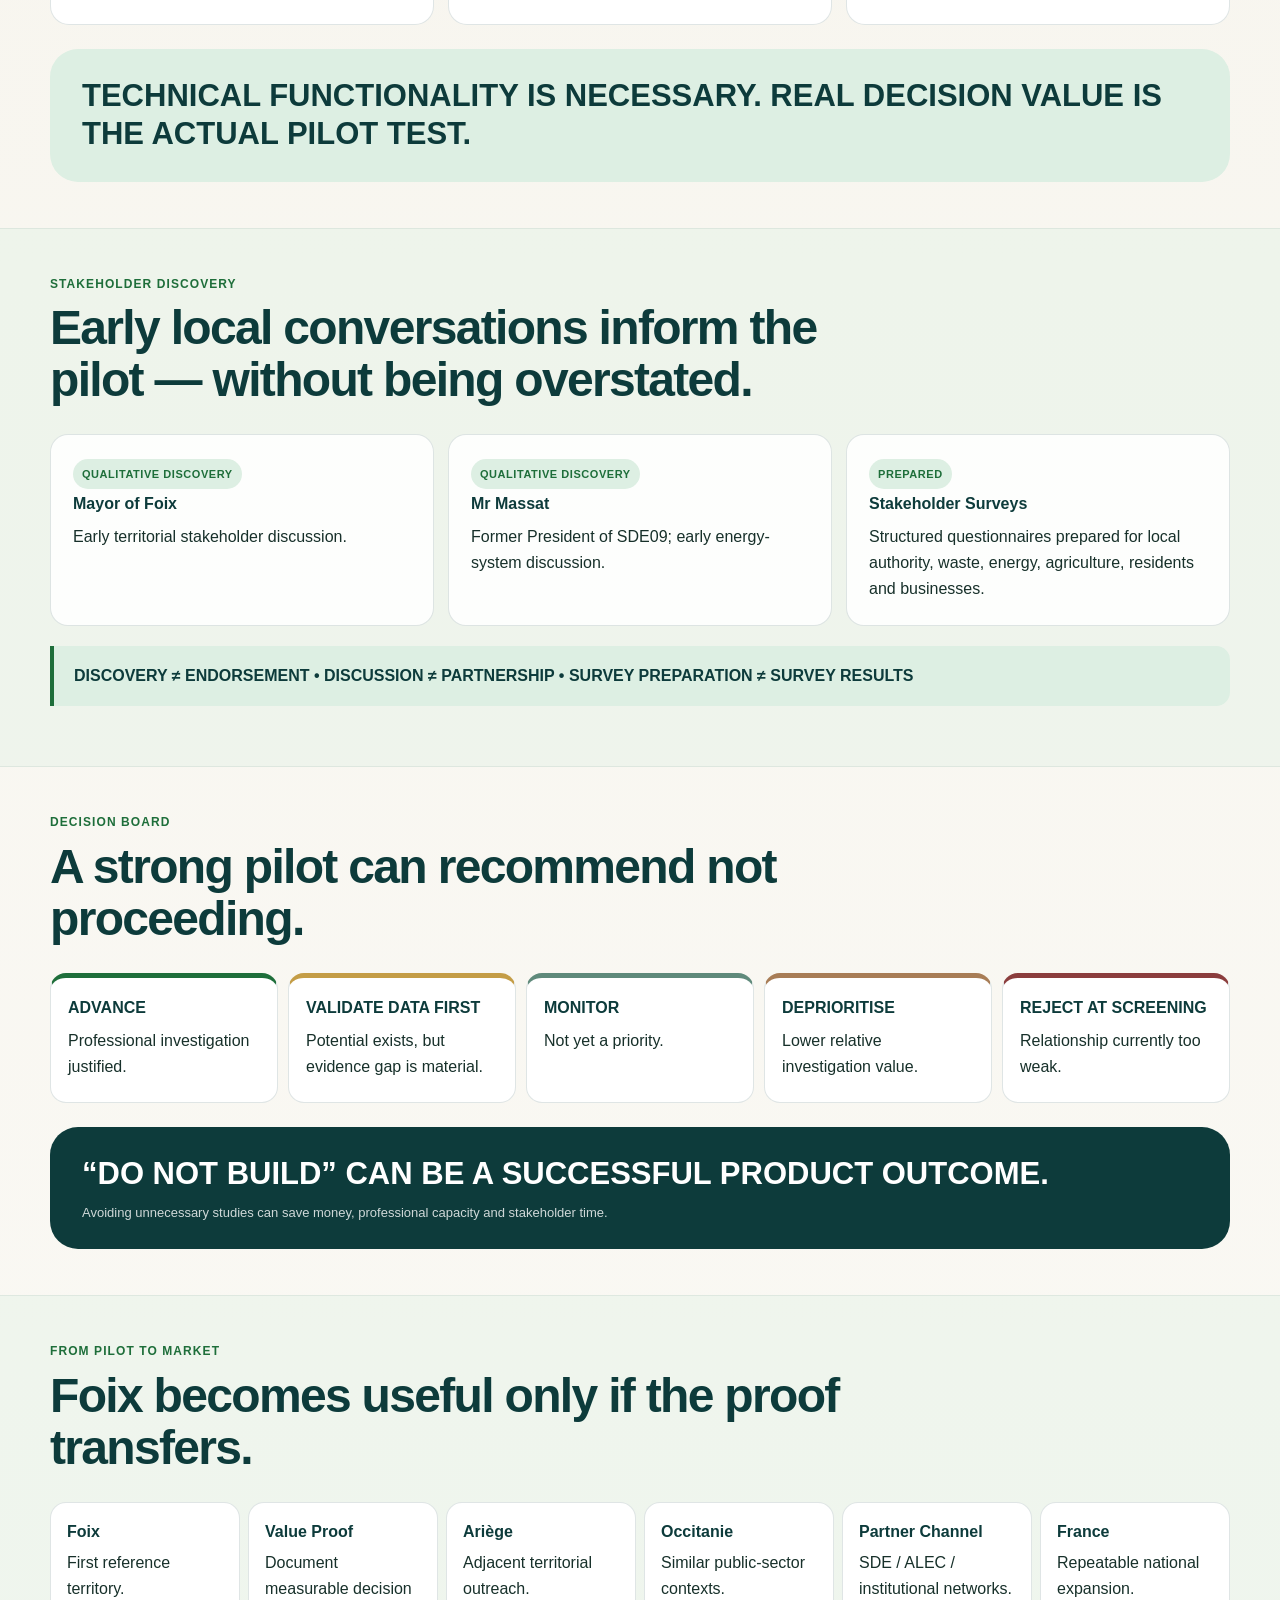
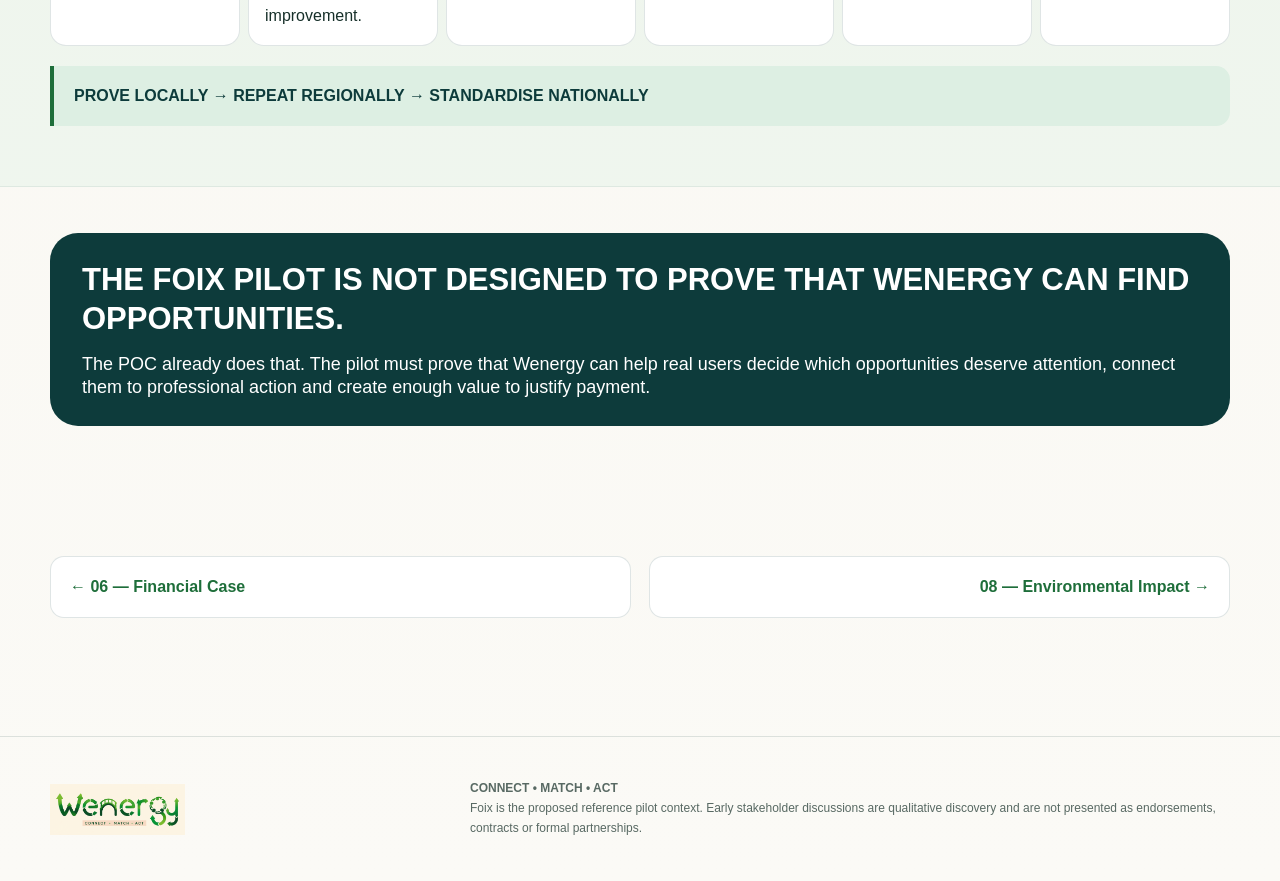
<file: business-case/07_foix_pilot.html>
<!DOCTYPE html>
<html lang="en">
<head>
  <meta charset="UTF-8">
  <meta name="viewport" content="width=device-width, initial-scale=1.0">

  <meta name="description"
        content="Wenergy Foix Pilot — real-territory validation of multi-energy project intelligence, prioritisation and professional handoff.">

  <title>07 — Foix Pilot | Wenergy</title>

  <link rel="stylesheet" href="../assets/css/wenergy.css">

  <style>

    .pilot-hero {
      position: relative;
      overflow: hidden;
      min-height: 660px;
      display: flex;
      align-items: end;
      background:
        linear-gradient(
          90deg,
          rgba(13,59,59,.94) 0%,
          rgba(13,59,59,.80) 48%,
          rgba(13,59,59,.38) 100%
        ),
        url("../assets/foix/foix_aerial_castle.jpg") center/cover no-repeat;
      color: white;
    }

    .pilot-hero .container {
      padding-bottom: 64px;
      padding-top: 120px;
    }

    .pilot-hero h1 {
      color: white;
      max-width: 920px;
    }

    .pilot-hero .lead {
      color: rgba(255,255,255,.88);
      max-width: 820px;
    }

    .pilot-hero .breadcrumb,
    .pilot-hero .breadcrumb a {
      color: rgba(255,255,255,.74);
    }

    .pilot-hero .section-kicker {
      color: #9af0b9;
    }

    .territory-strip {
      display: grid;
      grid-template-columns: repeat(4,1fr);
      gap: 14px;
      margin-top: 30px;
    }

    .territory-stat {
      padding: 20px;
      border-radius: 18px;
      background: rgba(255,255,255,.11);
      border: 1px solid rgba(255,255,255,.18);
      backdrop-filter: blur(8px);
    }

    .territory-stat strong {
      display: block;
      font-size: 31px;
      color: white;
      letter-spacing: -.04em;
      margin-bottom: 4px;
    }

    .territory-stat span {
      font-size: 11px;
      text-transform: uppercase;
      font-weight: 900;
      letter-spacing: .05em;
      color: rgba(255,255,255,.7);
    }

    .pilot-question {
      padding: 35px;
      border-radius: 28px;
      background: var(--teal);
      color: white;
      box-shadow: var(--shadow);
    }

    .pilot-question strong {
      display: block;
      color: var(--gold);
      font-size: 13px;
      text-transform: uppercase;
      letter-spacing: .09em;
      margin-bottom: 13px;
    }

    .pilot-question p {
      font-size: clamp(23px,3vw,37px);
      line-height: 1.22;
      font-weight: 900;
      margin: 0;
    }

    .foix-gallery {
      display: grid;
      grid-template-columns: 1.25fr .75fr;
      gap: 16px;
    }

    .foix-photo {
      min-height: 360px;
      border-radius: 25px;
      overflow: hidden;
      border: 1px solid var(--border);
      background: var(--mint);
      position: relative;
    }

    .foix-photo.large {
      background:
        linear-gradient(
          0deg,
          rgba(13,59,59,.25),
          rgba(13,59,59,.04)
        ),
        url("../assets/foix/foix_city_panorama.jpg") center/cover no-repeat;
    }

    .foix-photo.small {
      background:
        linear-gradient(
          0deg,
          rgba(13,59,59,.30),
          rgba(13,59,59,.03)
        ),
        url("../assets/foix/foix_castle_context.jpg") center/cover no-repeat;
    }

    .photo-label {
      position: absolute;
      left: 18px;
      bottom: 18px;
      padding: 8px 12px;
      border-radius: 999px;
      background: rgba(13,59,59,.78);
      color: white;
      font-size: 11px;
      font-weight: 900;
      letter-spacing: .05em;
      text-transform: uppercase;
    }

    .proof-grid {
      display: grid;
      grid-template-columns: repeat(4,1fr);
      gap: 14px;
    }

    .proof-card {
      padding: 22px;
      border-radius: 19px;
      background: white;
      border: 1px solid var(--border);
      box-shadow: var(--shadow-sm);
    }

    .proof-card strong {
      display: block;
      font-size: 31px;
      color: var(--forest);
      letter-spacing: -.04em;
      margin-bottom: 7px;
    }

    .proof-card span {
      font-size: 11px;
      font-weight: 900;
      text-transform: uppercase;
      color: var(--grey);
      letter-spacing: .05em;
    }

    .pathway-grid {
      display: grid;
      grid-template-columns: repeat(4,1fr);
      gap: 12px;
    }

    .pathway {
      padding: 19px;
      min-height: 150px;
      border-radius: 18px;
      background: rgba(255,255,255,.86);
      border: 1px solid var(--border);
    }

    .pathway strong {
      display: block;
      color: var(--teal);
      margin-bottom: 7px;
    }

    .pathway-num {
      font-size: 28px;
      font-weight: 900;
      color: var(--forest);
    }

    .tier-grid {
      display: grid;
      grid-template-columns: 1fr 1fr;
      gap: 18px;
    }

    .tier-card {
      padding: 26px;
      border-radius: 23px;
      background: white;
      border: 1px solid var(--border);
    }

    .tier-card.primary {
      border-top: 5px solid var(--forest);
    }

    .tier-card.secondary {
      border-top: 5px solid var(--gold);
    }

    .tier-item {
      padding: 13px 0;
      border-bottom: 1px solid var(--border);
    }

    .tier-item:last-child {
      border-bottom: 0;
    }

    .tier-item strong {
      color: var(--teal);
    }

    .funnel {
      display: grid;
      gap: 12px;
      max-width: 850px;
      margin: 28px auto 0;
    }

    .funnel-stage {
      margin: 0 auto;
      padding: 17px 25px;
      border-radius: 15px;
      text-align: center;
      font-weight: 900;
    }

    .stage-1 {
      width: 100%;
      background: var(--teal);
      color: white;
    }

    .stage-2 {
      width: 82%;
      background: var(--forest);
      color: white;
    }

    .stage-3 {
      width: 65%;
      background: #338a51;
      color: white;
    }

    .stage-4 {
      width: 48%;
      background: var(--leaf);
      color: var(--teal);
    }

    .stage-5 {
      width: 31%;
      background: var(--gold);
      color: var(--teal);
    }

    .funnel-stage small {
      display: block;
      font-weight: 500;
      opacity: .8;
      margin-top: 4px;
    }

    .deliverables {
      display: grid;
      grid-template-columns: repeat(5,1fr);
      gap: 12px;
    }

    .deliverable {
      padding: 18px;
      border-radius: 17px;
      background: white;
      border: 1px solid var(--border);
      min-height: 150px;
    }

    .deliverable-num {
      font-size: 11px;
      font-weight: 900;
      color: var(--forest);
    }

    .deliverable strong {
      display: block;
      color: var(--teal);
      margin: 8px 0 5px;
    }

    .timeline-pilot {
      display: grid;
      grid-template-columns: repeat(6,1fr);
      gap: 8px;
    }

    .week {
      min-height: 160px;
      padding: 18px;
      border-radius: 17px;
      background: white;
      border: 1px solid var(--border);
    }

    .week-num {
      display: inline-grid;
      place-items: center;
      width: 34px;
      height: 34px;
      border-radius: 50%;
      background: var(--forest);
      color: white;
      font-weight: 900;
      font-size: 11px;
    }

    .week strong {
      display: block;
      color: var(--teal);
      margin: 10px 0 5px;
    }

    .validation-grid {
      display: grid;
      grid-template-columns: repeat(3,1fr);
      gap: 14px;
    }

    .validation-card {
      padding: 22px;
      border-radius: 19px;
      background: white;
      border: 1px solid var(--border);
    }

    .validation-card strong {
      display: block;
      font-size: 24px;
      color: var(--forest);
      margin-bottom: 7px;
    }

    .stakeholder-map {
      display: grid;
      grid-template-columns: repeat(3,1fr);
      gap: 14px;
    }

    .stakeholder {
      padding: 22px;
      border-radius: 18px;
      background: rgba(255,255,255,.86);
      border: 1px solid var(--border);
    }

    .stakeholder strong {
      color: var(--teal);
      display: block;
      margin-bottom: 6px;
    }

    .decision-board {
      display: grid;
      grid-template-columns: repeat(5,1fr);
      gap: 10px;
    }

    .decision {
      min-height: 130px;
      padding: 17px;
      border-radius: 16px;
      border: 1px solid var(--border);
      background: white;
    }

    .decision strong {
      display: block;
      margin-bottom: 7px;
      color: var(--teal);
    }

    .decision.advance {
      border-top: 5px solid var(--forest);
    }

    .decision.validate {
      border-top: 5px solid var(--gold);
    }

    .decision.monitor {
      border-top: 5px solid #5f8a7b;
    }

    .decision.deprioritise {
      border-top: 5px solid #a87d56;
    }

    .decision.reject {
      border-top: 5px solid #8B3D3D;
    }

    .gtm-flow {
      display: grid;
      grid-template-columns: repeat(6,1fr);
      gap: 8px;
    }

    .gtm-step {
      min-height: 130px;
      padding: 16px;
      border-radius: 16px;
      background: white;
      border: 1px solid var(--border);
    }

    .gtm-step strong {
      display: block;
      color: var(--teal);
      margin-bottom: 5px;
    }

    @media (max-width: 1000px) {

      .territory-strip,
      .proof-grid,
      .pathway-grid {
        grid-template-columns: 1fr 1fr;
      }

      .deliverables {
        grid-template-columns: repeat(2,1fr);
      }

      .timeline-pilot,
      .gtm-flow {
        grid-template-columns: repeat(3,1fr);
      }

      .validation-grid,
      .stakeholder-map {
        grid-template-columns: 1fr 1fr;
      }

      .decision-board {
        grid-template-columns: 1fr 1fr;
      }

    }

    @media (max-width: 680px) {

      .territory-strip,
      .proof-grid,
      .pathway-grid,
      .tier-grid,
      .foix-gallery,
      .deliverables,
      .timeline-pilot,
      .validation-grid,
      .stakeholder-map,
      .decision-board,
      .gtm-flow {
        grid-template-columns: 1fr;
      }

      .funnel-stage {
        width: 100%;
      }

      .pilot-hero {
        min-height: 580px;
      }

    }

  </style>
</head>

<body>

<header class="topbar">
  <div class="container nav">

    <a class="brand" href="../index.html">
      <img src="../assets/wenergy_logo.png" alt="Wenergy">
    </a>

    <nav class="navlinks">
      <a href="01_problem.html">01 Problem</a>
      <a href="02_solution.html">02 Solution</a>
      <a href="03_market.html">03 Market</a>
      <a href="04_competition.html">04 Competition</a>
      <a href="05_business_model.html">05 Business</a>
      <a href="06_financial_case.html">06 Financials</a>
      <a class="active" href="07_foix_pilot.html">07 Pilot</a>
      <a href="12_roadmap.html">12 Roadmap</a>
    </nav>

  </div>
</header>

<main>

<section class="pilot-hero">

  <div class="container">

    <div class="breadcrumb">
      <a href="../index.html">Wenergy</a>
      &nbsp;/&nbsp;
      Business Case
      &nbsp;/&nbsp;
      Foix Pilot
    </div>

    <div class="section-kicker">
      Chapter 07 / 12
    </div>

    <h1>
      Foix is where Wenergy moves
      <span style="color:#a4f1c0">
        from product architecture to real-world proof.
      </span>
    </h1>

    <p class="lead">
      The pilot is designed to test whether Wenergy can transform a large,
      multi-energy territorial screening universe into a small, evidence-backed
      pipeline of projects that deserve professional investigation.
    </p>

    <div class="territory-strip">

      <div class="territory-stat">
        <strong>42</strong>
        <span>Communes</span>
      </div>

      <div class="territory-stat">
        <strong>33,679</strong>
        <span>Residents</span>
      </div>

      <div class="territory-stat">
        <strong>444 km²</strong>
        <span>Territory</span>
      </div>

      <div class="territory-stat">
        <strong>8</strong>
        <span>Energy Pathways</span>
      </div>

    </div>

  </div>

</section>

<section class="section">

  <div class="container">

    <div class="pilot-question">

      <strong>
        The Pilot Question
      </strong>

      <p>
        Across selected local renewable and recoverable-energy pathways,
        which candidate relationships within Foix-Varilhes deserve
        professional investigation first — and why?
      </p>

    </div>

  </div>

</section>

<section class="section section-alt">

  <div class="container">

    <div class="section-head">
      <div class="section-kicker">
        Territory
      </div>

      <h2>
        A real place — not a synthetic test environment.
      </h2>

      <p>
        Foix combines a compact urban centre, surrounding rural communes,
        public buildings, businesses, agricultural activity, environmental
        constraints and varied renewable/recoverable-energy pathways.
      </p>
    </div>

    <div class="foix-gallery">

      <div class="foix-photo large">
        <span class="photo-label">
          Foix & surrounding territory
        </span>
      </div>

      <div class="foix-photo small">
        <span class="photo-label">
          Château de Foix
        </span>
      </div>

    </div>

    <div class="source" style="margin-top:15px">
      <strong>Photography:</strong>
      use only images with public/reusable licensing and preserve required attribution
      in the repository attribution file.
    </div>

  </div>

</section>

<section class="section">

  <div class="container">

    <div class="section-head">
      <div class="section-kicker">
        Current POC Scale
      </div>

      <h2>
        A broad screening universe already exists.
      </h2>
    </div>

    <div class="proof-grid">

      <article class="proof-card">
        <strong>32,628</strong>
        <span>Screening Opportunities</span>
      </article>

      <article class="proof-card">
        <strong>38,069</strong>
        <span>Actors</span>
      </article>

      <article class="proof-card">
        <strong>32,628</strong>
        <span>Project Lenses</span>
      </article>

      <article class="proof-card">
        <strong>85,734</strong>
        <span>Building Polygons</span>
      </article>

    </div>

    <div class="proof-grid" style="margin-top:14px">

      <article class="proof-card">
        <strong>14,174</strong>
        <span>Constraint-Context Intersections</span>
      </article>

      <article class="proof-card">
        <strong>35,996</strong>
        <span>Actors with IRIS Context</span>
      </article>

      <article class="proof-card">
        <strong>145</strong>
        <span>HIGH Address-Level Evidence Actors</span>
      </article>

      <article class="proof-card">
        <strong>25,234</strong>
        <span>MWh/y Observed Address-Level Evidence</span>
      </article>

    </div>

    <div class="guardrail" style="margin-top:20px">
      THESE ARE POC OUTPUTS — NOT IMPLEMENTED PROJECTS OR VERIFIED ENERGY IMPACT.
    </div>

  </div>

</section>

<section class="section section-alt">

  <div class="container">

    <div class="section-head">
      <div class="section-kicker">
        Multi-Energy Screening
      </div>

      <h2>
        Eight pathways represented in one territorial system.
      </h2>
    </div>

    <div class="pathway-grid">

      <div class="pathway">
        <strong>Solar</strong>
        <div class="pathway-num">32,215</div>
        Current highest-maturity screening pathway.
      </div>

      <div class="pathway">
        <strong>Waste Heat</strong>
        <div class="pathway-num">151</div>
        Strong relationship-centric pilot use case.
      </div>

      <div class="pathway">
        <strong>Biomass</strong>
        <div class="pathway-num">127</div>
        Strong rural/resource relevance.
      </div>

      <div class="pathway">
        <strong>Hydro</strong>
        <div class="pathway-num">79</div>
        Architecture breadth.
      </div>

      <div class="pathway">
        <strong>Geothermal</strong>
        <div class="pathway-num">28</div>
        Useful heat pathway.
      </div>

      <div class="pathway">
        <strong>Wind</strong>
        <div class="pathway-num">12</div>
        Constraint-dependent pathway.
      </div>

      <div class="pathway">
        <strong>Agricultural Biogas</strong>
        <div class="pathway-num">8</div>
        Resource + actor relationship.
      </div>

      <div class="pathway">
        <strong>Municipal Waste</strong>
        <div class="pathway-num">8</div>
        Circular/recoverable-energy logic.
      </div>

    </div>

    <div class="source" style="margin-top:18px">
      Solar represents approximately 98.7% of current opportunity volume.
      The pilot must therefore distinguish pathway breadth from pathway maturity.
    </div>

  </div>

</section>

<section class="section">

  <div class="container">

    <div class="section-head">
      <div class="section-kicker">
        Pilot Focus
      </div>

      <h2>
        Not every pathway needs equal validation depth on day one.
      </h2>
    </div>

    <div class="tier-grid">

      <article class="tier-card primary">

        <span class="tag">Tier 1 — Deeper Validation</span>

        <h3>
          Operational pilot focus
        </h3>

        <div class="tier-item">
          <strong>Solar</strong><br>
          Highest current evidence and screening maturity.
        </div>

        <div class="tier-item">
          <strong>Waste Heat</strong><br>
          Tests source-demand-actor relationship logic.
        </div>

        <div class="tier-item">
          <strong>Biomass</strong><br>
          Tests rural resource and actor evidence.
        </div>

        <div class="tier-item">
          <strong>Geothermal</strong><br>
          Adds non-solar public-building heat context.
        </div>

      </article>

      <article class="tier-card secondary">

        <span class="tag"
              style="background:rgba(196,157,70,.14);color:#765d1e">
          Tier 2 — Architecture Validation
        </span>

        <h3>
          Secondary pathway review
        </h3>

        <div class="tier-item">
          <strong>Hydro</strong><br>
          Demonstrate modular pathway extensibility.
        </div>

        <div class="tier-item">
          <strong>Wind</strong><br>
          Demonstrate constraint-aware logic.
        </div>

        <div class="tier-item">
          <strong>Agricultural Biogas</strong><br>
          Validate local resource + actor orchestration.
        </div>

        <div class="tier-item">
          <strong>Municipal Waste</strong><br>
          Validate circular-energy architecture.
        </div>

      </article>

    </div>

  </div>

</section>

<section class="section section-alt">

  <div class="container">

    <div class="section-head">
      <div class="section-kicker">
        The Funnel
      </div>

      <h2>
        Reduce complexity intelligently.
      </h2>

      <p>
        The value of the pilot lies in reducing a massive possibility space into
        a defensible professional investigation pipeline.
      </p>
    </div>

    <div class="funnel">

      <div class="funnel-stage stage-1">
        32,628 — Full Screening Universe
        <small>Current POC</small>
      </div>

      <div class="funnel-stage stage-2">
        ~100 — Stronger Algorithmic / Evidence Longlist
        <small>Workflow design target</small>
      </div>

      <div class="funnel-stage stage-3">
        ~30–50 — Deeper Human Review
        <small>Territorial + evidence review</small>
      </div>

      <div class="funnel-stage stage-4">
        ~10–30 — Territorial Shortlist
        <small>Priority candidate projects</small>
      </div>

      <div class="funnel-stage stage-5">
        ~5–15 — Professional Investigation
        <small>Qualified handoff pipeline</small>
      </div>

    </div>

    <div class="source" style="margin-top:18px">
      Only the 32,628 current screening count is an observed POC output.
      Later funnel volumes are pilot workflow targets, not guaranteed outcomes.
    </div>

  </div>

</section>

<section class="section">

  <div class="container">

    <div class="section-head">
      <div class="section-kicker">
        Pilot Deliverables
      </div>

      <h2>
        The output is a decision package — not another static report.
      </h2>
    </div>

    <div class="deliverables">

      <article class="deliverable">
        <span class="deliverable-num">01</span>
        <strong>Opportunity Overview</strong>
        Multi-energy territorial screening.
      </article>

      <article class="deliverable">
        <span class="deliverable-num">02</span>
        <strong>Evidence Longlist</strong>
        Stronger candidate relationships.
      </article>

      <article class="deliverable">
        <span class="deliverable-num">03</span>
        <strong>Project Lens Review</strong>
        Deeper human analysis.
      </article>

      <article class="deliverable">
        <span class="deliverable-num">04</span>
        <strong>Priority Shortlist</strong>
        Territory-selected candidates.
      </article>

      <article class="deliverable">
        <span class="deliverable-num">05</span>
        <strong>Professional Handoff</strong>
        Small expert investigation pipeline.
      </article>

      <article class="deliverable">
        <span class="deliverable-num">06</span>
        <strong>Data-Gap Register</strong>
        Missing evidence by project.
      </article>

      <article class="deliverable">
        <span class="deliverable-num">07</span>
        <strong>Actor Map</strong>
        Relevant stakeholders to engage.
      </article>

      <article class="deliverable">
        <span class="deliverable-num">08</span>
        <strong>Constraint Context</strong>
        Planning/environmental review needs.
      </article>

      <article class="deliverable">
        <span class="deliverable-num">09</span>
        <strong>Next-Action Plan</strong>
        Operational project actions.
      </article>

      <article class="deliverable">
        <span class="deliverable-num">10</span>
        <strong>Value Report</strong>
        What changed in the decision workflow.
      </article>

    </div>

  </div>

</section>

<section class="section section-alt">

  <div class="container">

    <div class="section-head">
      <div class="section-kicker">
        Indicative Pilot Timeline
      </div>

      <h2>
        Six weeks from scope to measured value.
      </h2>
    </div>

    <div class="timeline-pilot">

      <article class="week">
        <span class="week-num">1</span>
        <strong>Scope</strong>
        Territory, pathways, baseline and evidence confirmation.
      </article>

      <article class="week">
        <span class="week-num">2</span>
        <strong>Screen</strong>
        Opportunity generation and evidence enrichment.
      </article>

      <article class="week">
        <span class="week-num">3</span>
        <strong>Review</strong>
        Project Lens longlist and data gaps.
      </article>

      <article class="week">
        <span class="week-num">4</span>
        <strong>Prioritise</strong>
        Territory / expert review.
      </article>

      <article class="week">
        <span class="week-num">5</span>
        <strong>Handoff</strong>
        Professional investigation preparation.
      </article>

      <article class="week">
        <span class="week-num">6</span>
        <strong>Measure</strong>
        Value review and commercial discussion.
      </article>

    </div>

  </div>

</section>

<section class="section">

  <div class="container">

    <div class="section-head">
      <div class="section-kicker">
        Pilot Validation
      </div>

      <h2>
        Success means changing a real decision workflow.
      </h2>
    </div>

    <div class="validation-grid">

      <article class="validation-card">
        <strong>≥90%</strong>
        Evidence traceability target.
      </article>

      <article class="validation-card">
        <strong>100%</strong>
        Shortlisted Project Lenses with clear next action.
      </article>

      <article class="validation-card">
        <strong>≥4/5</strong>
        Territory usefulness target.
      </article>

      <article class="validation-card">
        <strong>≥4/5</strong>
        Expert usefulness target.
      </article>

      <article class="validation-card">
        <strong>≥1</strong>
        Real decision changed, accelerated or deprioritised.
      </article>

      <article class="validation-card">
        <strong>Paid?</strong>
        Willingness to pay / conversion evidence.
      </article>

    </div>

    <div class="callout callout-light" style="margin-top:24px">
      TECHNICAL FUNCTIONALITY IS NECESSARY.
      REAL DECISION VALUE IS THE ACTUAL PILOT TEST.
    </div>

  </div>

</section>

<section class="section section-alt">

  <div class="container">

    <div class="section-head">
      <div class="section-kicker">
        Stakeholder Discovery
      </div>

      <h2>
        Early local conversations inform the pilot — without being overstated.
      </h2>
    </div>

    <div class="stakeholder-map">

      <article class="stakeholder">
        <span class="tag">Qualitative Discovery</span>
        <strong>Mayor of Foix</strong>
        Early territorial stakeholder discussion.
      </article>

      <article class="stakeholder">
        <span class="tag">Qualitative Discovery</span>
        <strong>Mr Massat</strong>
        Former President of SDE09; early energy-system discussion.
      </article>

      <article class="stakeholder">
        <span class="tag">Prepared</span>
        <strong>Stakeholder Surveys</strong>
        Structured questionnaires prepared for local authority, waste, energy,
        agriculture, residents and businesses.
      </article>

    </div>

    <div class="guardrail" style="margin-top:20px">
      DISCOVERY ≠ ENDORSEMENT • DISCUSSION ≠ PARTNERSHIP • SURVEY PREPARATION ≠ SURVEY RESULTS
    </div>

  </div>

</section>

<section class="section">

  <div class="container">

    <div class="section-head">
      <div class="section-kicker">
        Decision Board
      </div>

      <h2>
        A strong pilot can recommend not proceeding.
      </h2>
    </div>

    <div class="decision-board">

      <article class="decision advance">
        <strong>ADVANCE</strong>
        Professional investigation justified.
      </article>

      <article class="decision validate">
        <strong>VALIDATE DATA FIRST</strong>
        Potential exists, but evidence gap is material.
      </article>

      <article class="decision monitor">
        <strong>MONITOR</strong>
        Not yet a priority.
      </article>

      <article class="decision deprioritise">
        <strong>DEPRIORITISE</strong>
        Lower relative investigation value.
      </article>

      <article class="decision reject">
        <strong>REJECT AT SCREENING</strong>
        Relationship currently too weak.
      </article>

    </div>

    <div class="callout" style="margin-top:24px">
      “DO NOT BUILD” CAN BE A SUCCESSFUL PRODUCT OUTCOME.

      <small>
        Avoiding unnecessary studies can save money, professional capacity
        and stakeholder time.
      </small>
    </div>

  </div>

</section>

<section class="section section-alt">

  <div class="container">

    <div class="section-head">
      <div class="section-kicker">
        From Pilot to Market
      </div>

      <h2>
        Foix becomes useful only if the proof transfers.
      </h2>
    </div>

    <div class="gtm-flow">

      <article class="gtm-step">
        <strong>Foix</strong>
        First reference territory.
      </article>

      <article class="gtm-step">
        <strong>Value Proof</strong>
        Document measurable decision improvement.
      </article>

      <article class="gtm-step">
        <strong>Ariège</strong>
        Adjacent territorial outreach.
      </article>

      <article class="gtm-step">
        <strong>Occitanie</strong>
        Similar public-sector contexts.
      </article>

      <article class="gtm-step">
        <strong>Partner Channel</strong>
        SDE / ALEC / institutional networks.
      </article>

      <article class="gtm-step">
        <strong>France</strong>
        Repeatable national expansion.
      </article>

    </div>

    <div class="guardrail" style="margin-top:20px">
      PROVE LOCALLY → REPEAT REGIONALLY → STANDARDISE NATIONALLY
    </div>

  </div>

</section>

<section class="section">

  <div class="container">

    <div class="callout">
      THE FOIX PILOT IS NOT DESIGNED TO PROVE THAT WENERGY CAN FIND OPPORTUNITIES.

      <small style="font-size:18px;opacity:1;margin-top:15px">
        The POC already does that. The pilot must prove that Wenergy can help
        real users decide which opportunities deserve attention, connect them to
        professional action and create enough value to justify payment.
      </small>

    </div>

  </div>

</section>

<section class="section">

  <div class="container">

    <div class="page-nav">

      <a href="06_financial_case.html">
        ← 06 — Financial Case
      </a>

      <a href="08_environmental_impact.html">
        08 — Environmental Impact →
      </a>

    </div>

  </div>

</section>

</main>

<footer class="footer">

  <div class="container footer-grid">

    <img src="../assets/wenergy_logo.png" alt="Wenergy">

    <div class="disclaimer">
      <strong>CONNECT • MATCH • ACT</strong><br>
      Foix is the proposed reference pilot context. Early stakeholder discussions
      are qualitative discovery and are not presented as endorsements, contracts
      or formal partnerships.
    </div>

  </div>

</footer>

</body>
</html>
</file>
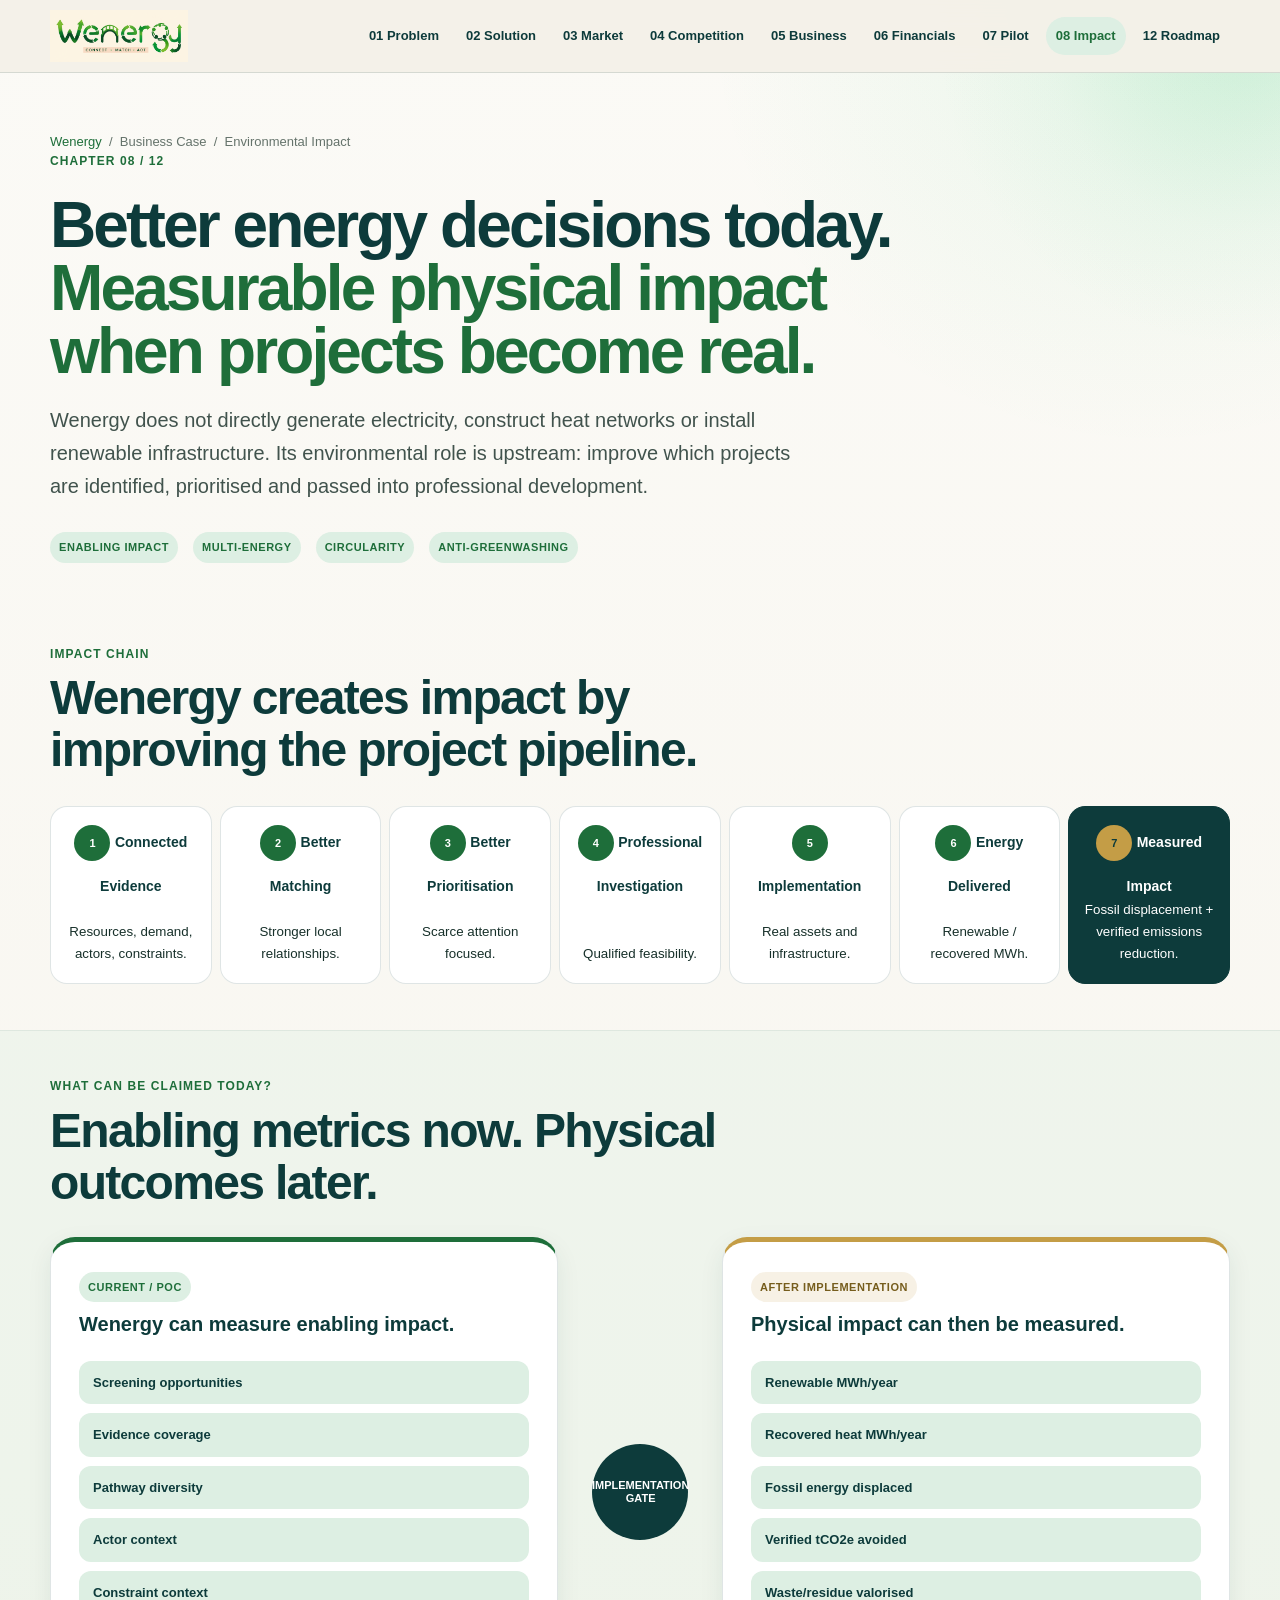
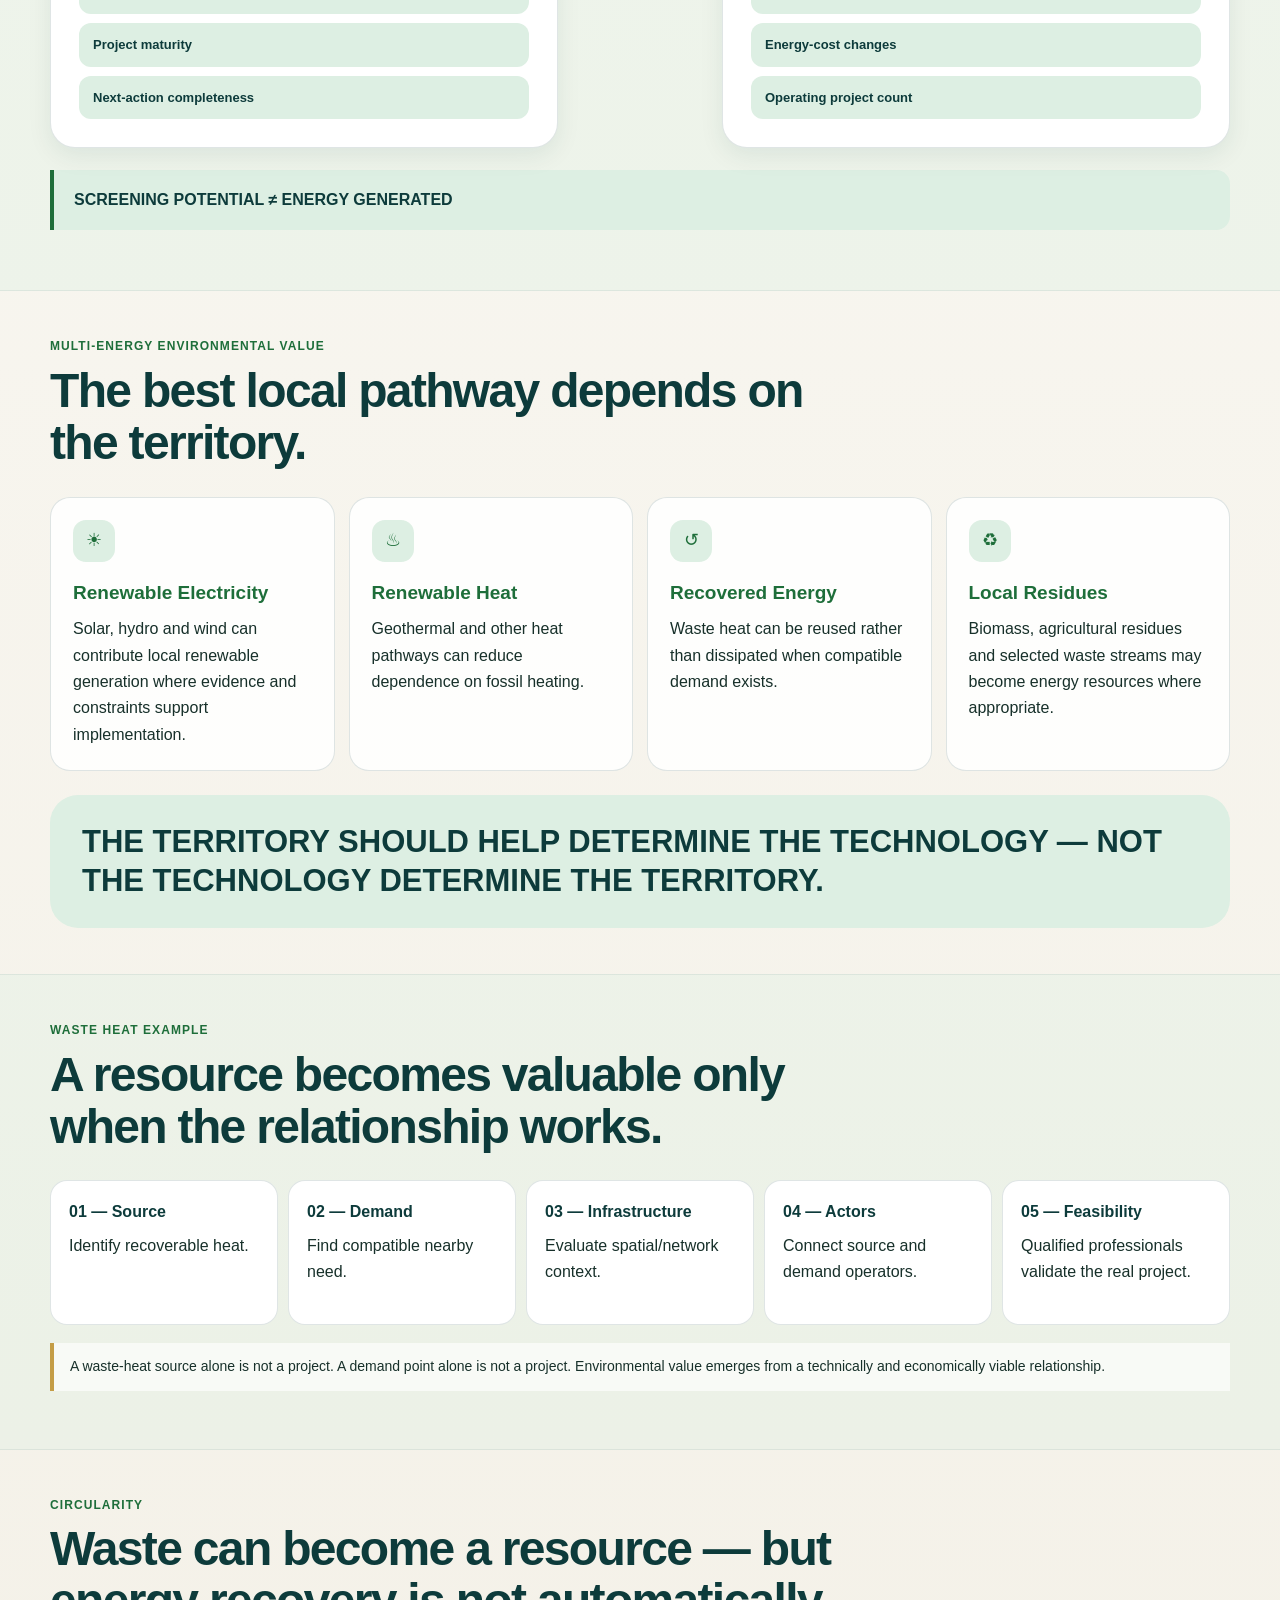
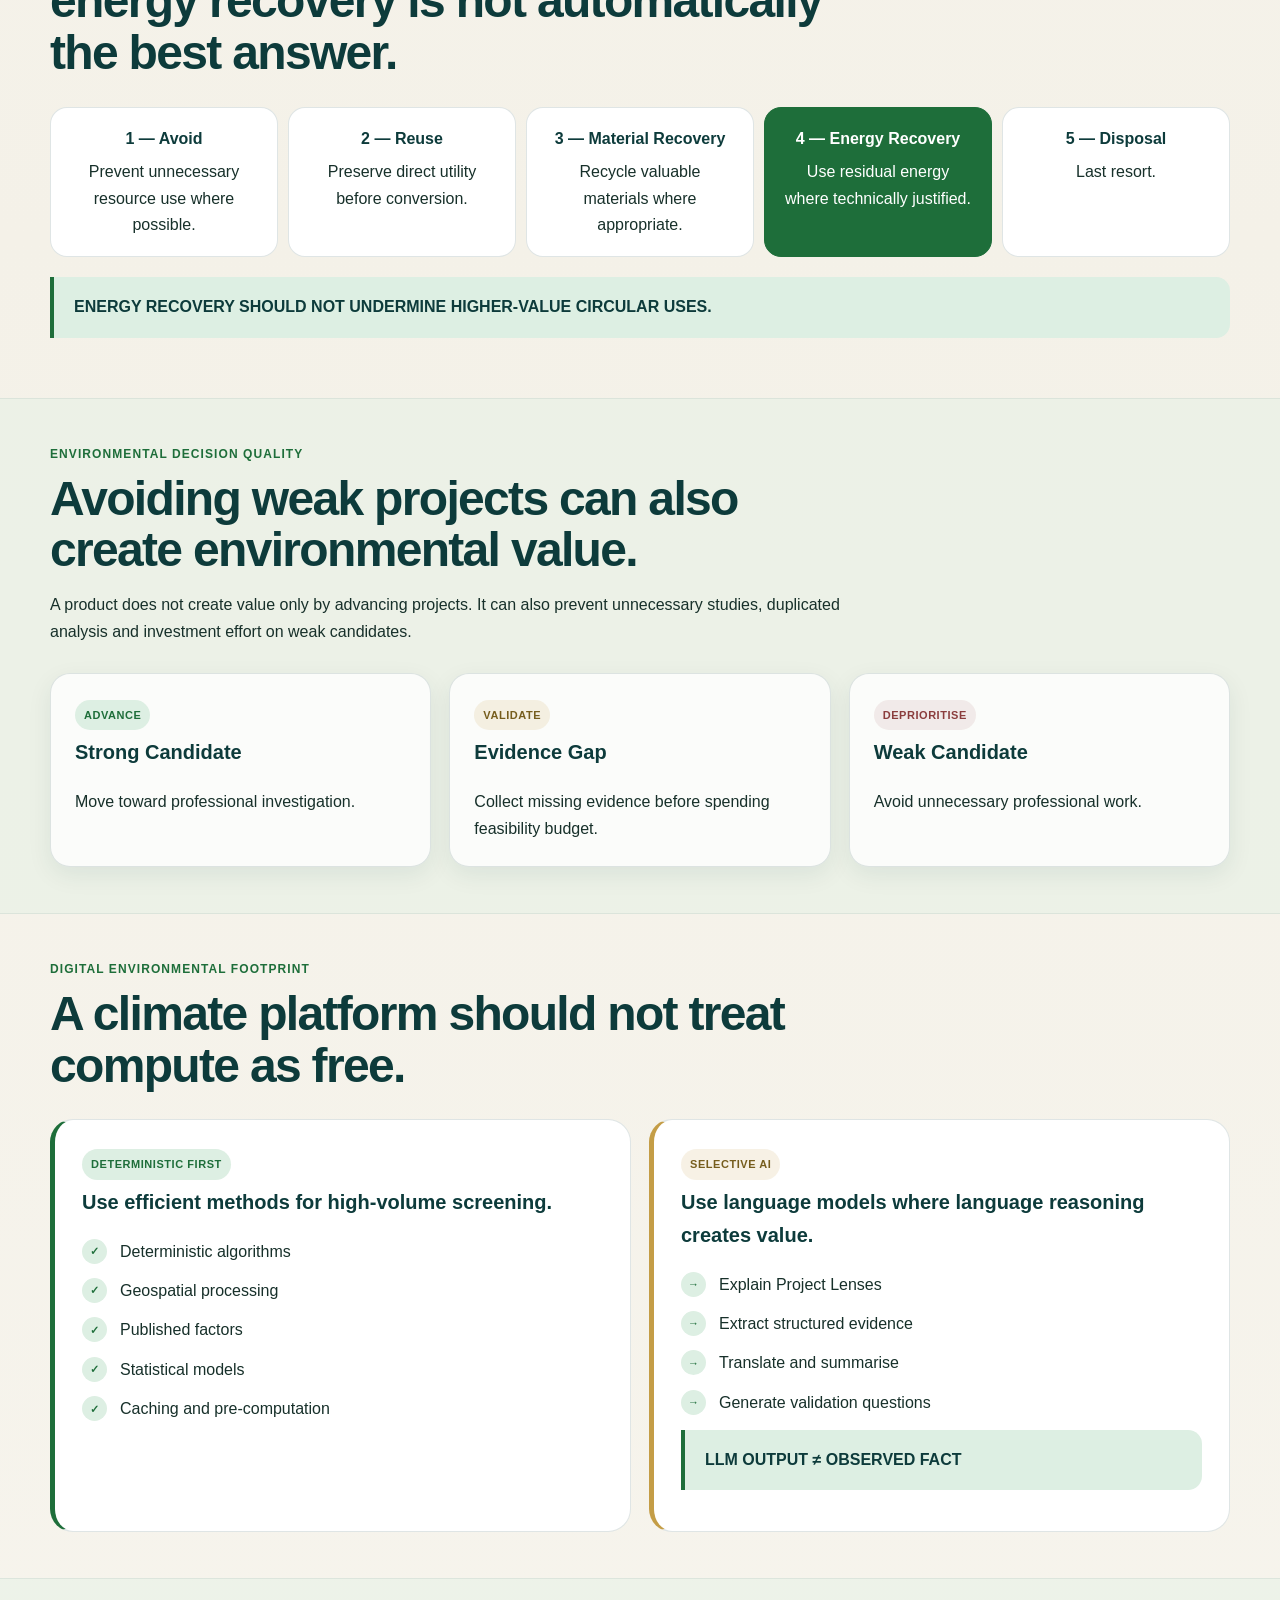
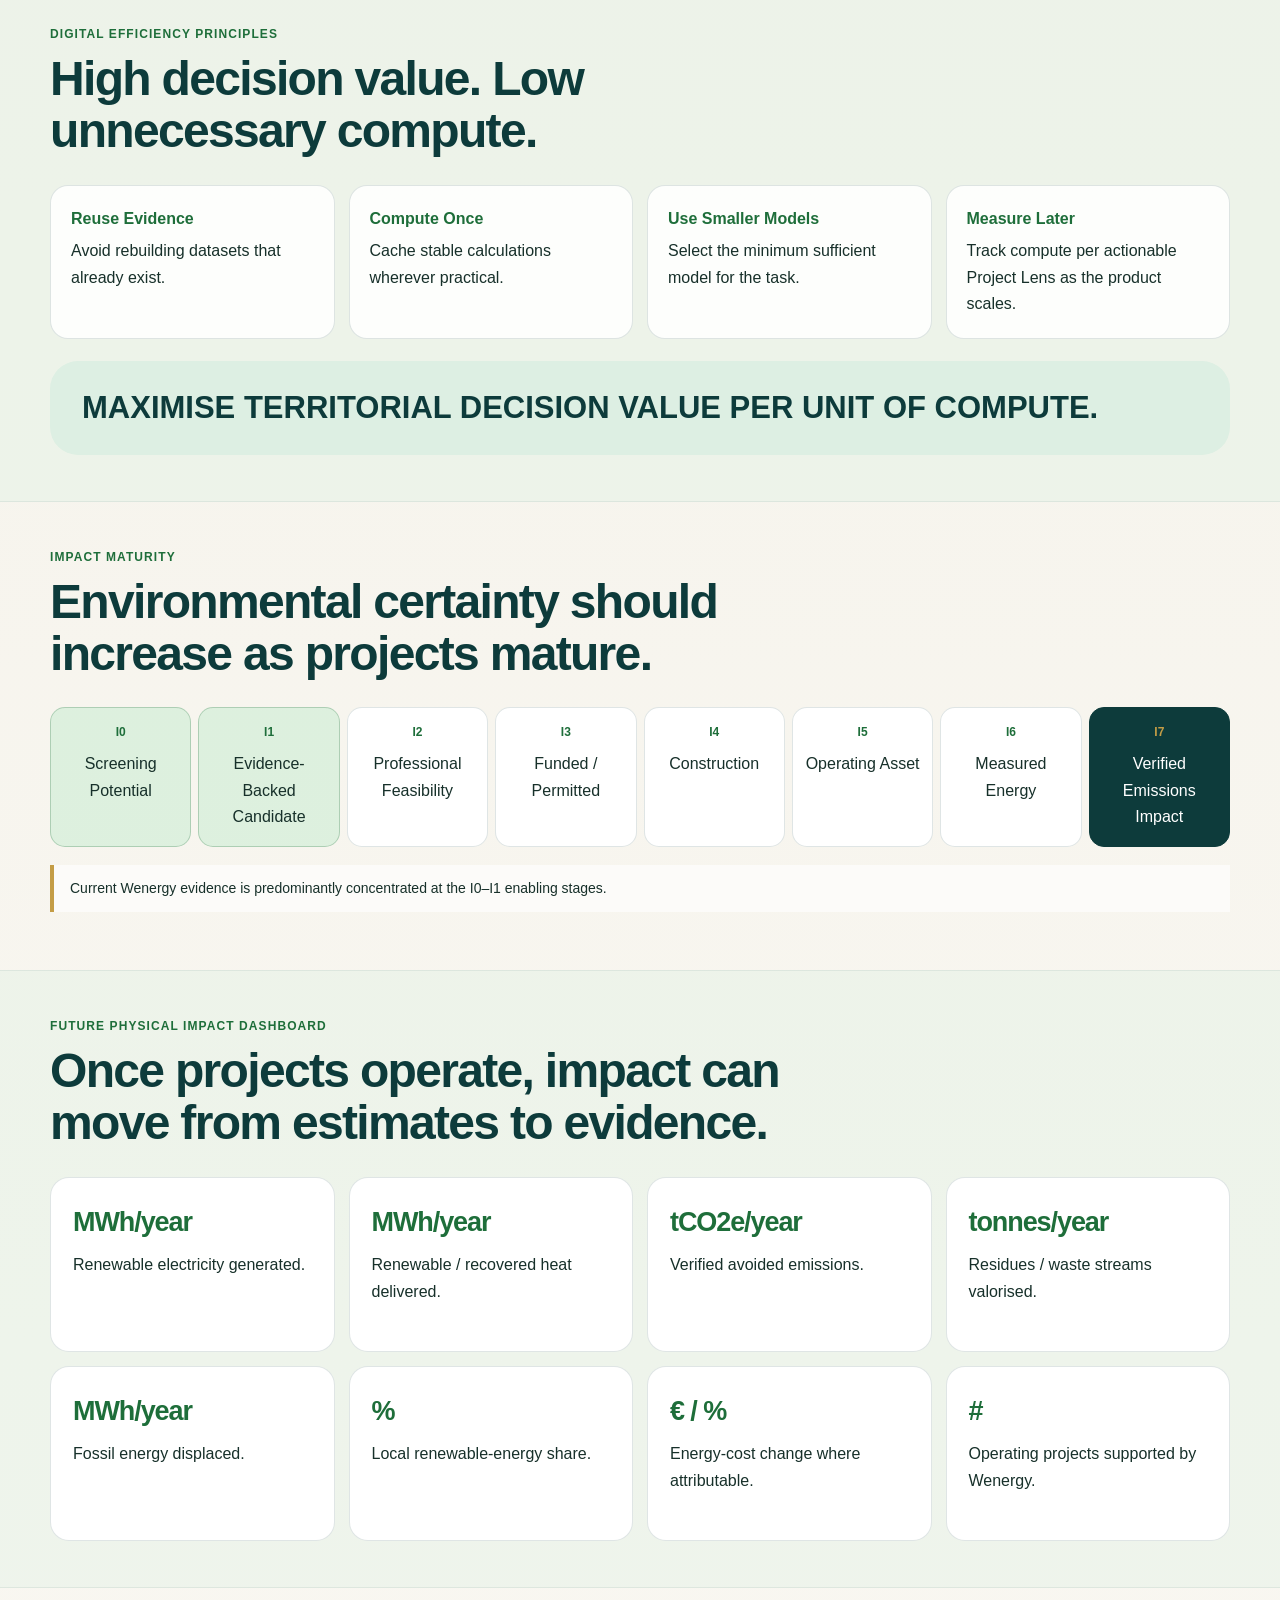
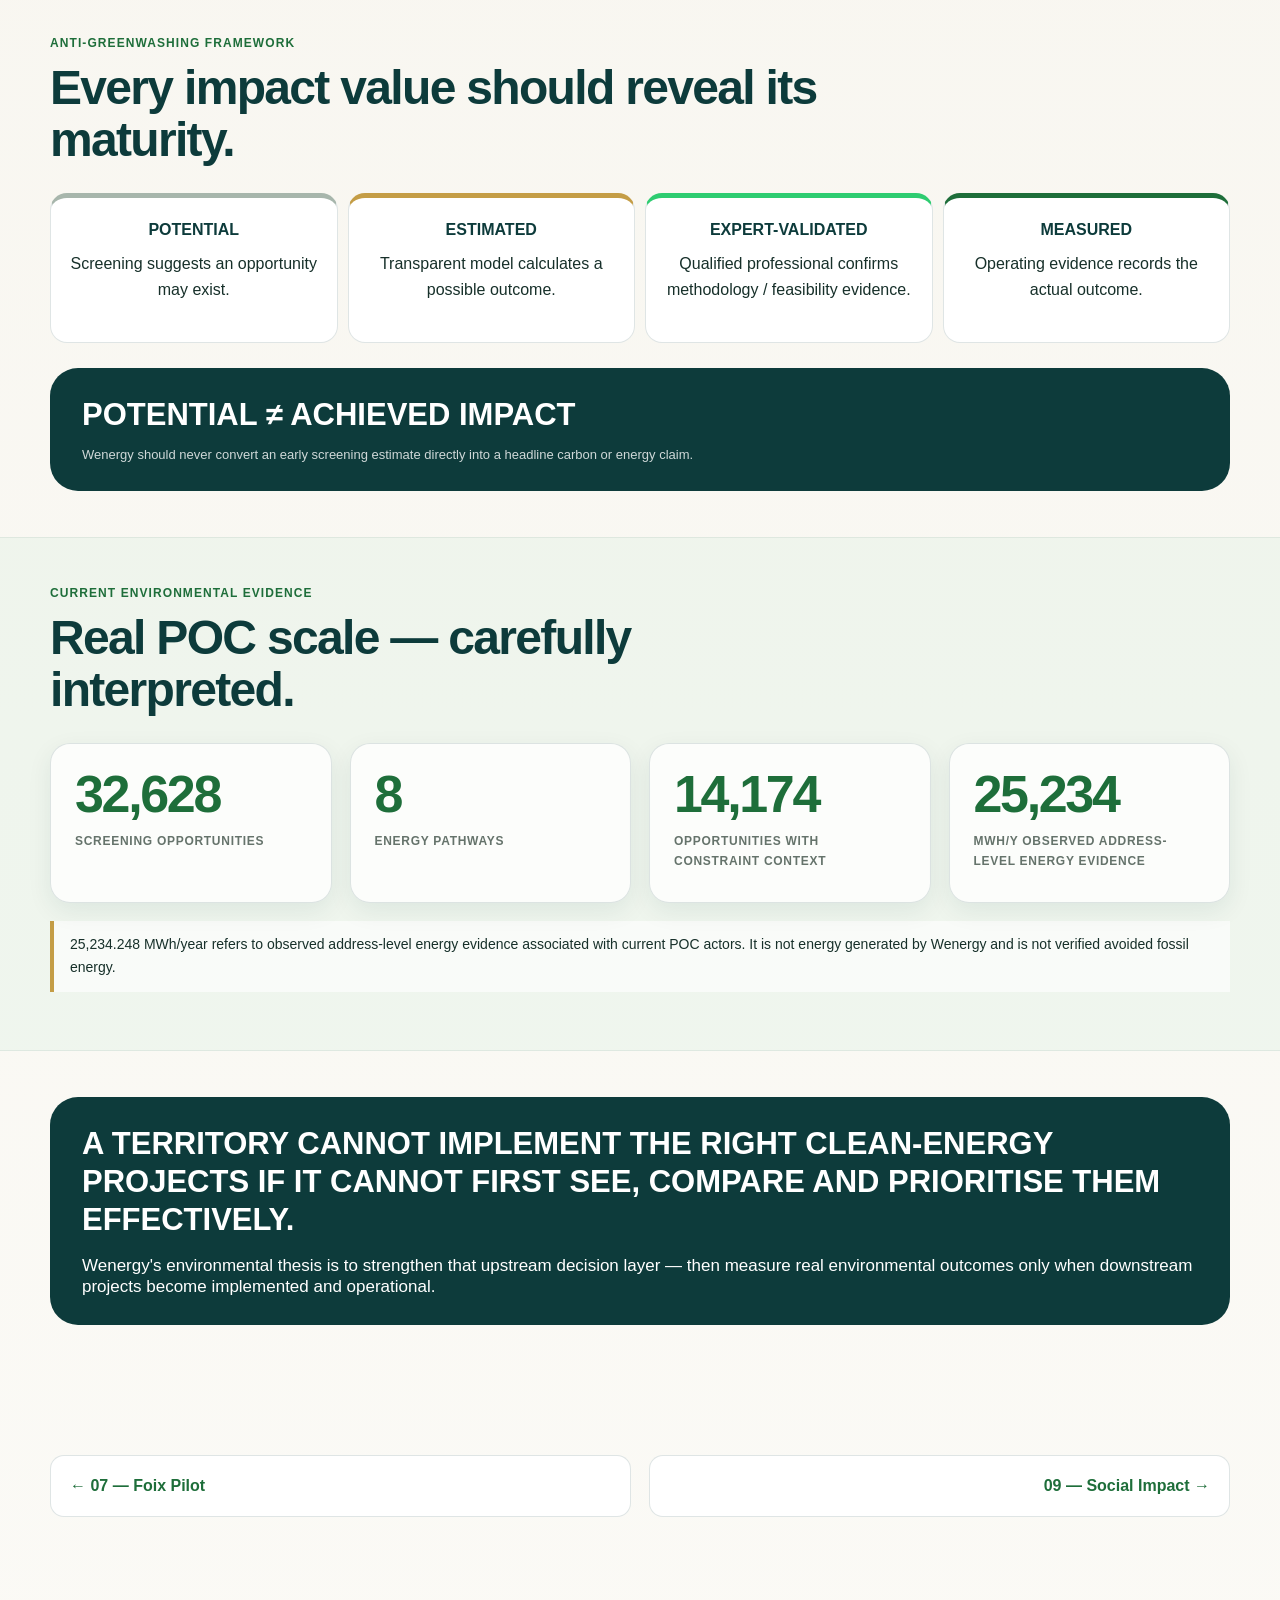
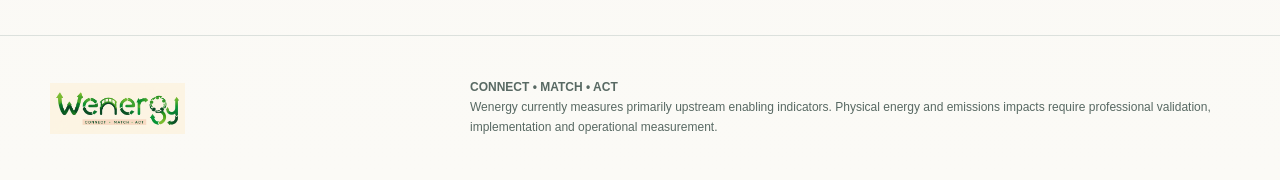
<file: business-case/08_environmental_impact.html>
<!DOCTYPE html>
<html lang="en">
<head>
  <meta charset="UTF-8">
  <meta name="viewport" content="width=device-width, initial-scale=1.0">

  <meta name="description"
        content="Wenergy environmental impact — from better territorial decisions to implemented renewable and recoverable-energy projects, with transparent impact maturity and anti-greenwashing controls.">

  <title>08 — Environmental Impact | Wenergy</title>

  <link rel="stylesheet" href="../assets/css/wenergy.css">

  <style>

    .impact-hero {
      position: relative;
      overflow: hidden;
    }

    .impact-hero::after {
      content: "";
      position: absolute;
      width: 620px;
      height: 620px;
      right: -280px;
      top: -350px;
      border-radius: 50%;
      background:
        radial-gradient(circle,
          rgba(46,204,113,.17),
          rgba(46,204,113,.035) 46%,
          transparent 72%);
      pointer-events: none;
    }

    .impact-chain {
      display: grid;
      grid-template-columns: repeat(7,1fr);
      gap: 8px;
      align-items: stretch;
      margin-top: 30px;
    }

    .impact-stage {
      min-height: 155px;
      padding: 18px 14px;
      border-radius: 17px;
      border: 1px solid var(--border);
      background: white;
      display: flex;
      flex-direction: column;
      justify-content: space-between;
      text-align: center;
    }

    .impact-stage strong {
      color: var(--teal);
      font-size: 14px;
    }

    .impact-stage-num {
      display: inline-grid;
      place-items: center;
      margin: 0 auto 12px;
      width: 36px;
      height: 36px;
      border-radius: 50%;
      background: var(--forest);
      color: white;
      font-size: 11px;
      font-weight: 900;
    }

    .impact-stage.final {
      background: var(--teal);
      color: white;
      border-color: var(--teal);
    }

    .impact-stage.final strong {
      color: white;
    }

    .impact-stage.final .impact-stage-num {
      background: var(--gold);
      color: var(--teal);
    }

    .impact-separation {
      display: grid;
      grid-template-columns: 1fr 120px 1fr;
      gap: 22px;
      align-items: stretch;
    }

    .impact-side {
      padding: 28px;
      border-radius: 25px;
      border: 1px solid var(--border);
      background: white;
      box-shadow: var(--shadow-sm);
    }

    .impact-side.current {
      border-top: 5px solid var(--forest);
    }

    .impact-side.future {
      border-top: 5px solid var(--gold);
    }

    .impact-divider {
      display: grid;
      place-items: center;
    }

    .impact-divider-circle {
      width: 96px;
      height: 96px;
      display: grid;
      place-items: center;
      text-align: center;
      border-radius: 50%;
      background: var(--teal);
      color: white;
      font-weight: 900;
      font-size: 11px;
      line-height: 1.2;
    }

    .metric-bullets {
      display: grid;
      gap: 9px;
      margin-top: 18px;
    }

    .metric-bullet {
      padding: 11px 14px;
      border-radius: 12px;
      background: var(--mint);
      color: var(--teal);
      font-weight: 700;
      font-size: 13px;
    }

    .multi-impact-grid {
      display: grid;
      grid-template-columns: repeat(4,1fr);
      gap: 14px;
    }

    .multi-impact-card {
      min-height: 210px;
      padding: 22px;
      border-radius: 20px;
      background: rgba(255,255,255,.85);
      border: 1px solid var(--border);
      position: relative;
      overflow: hidden;
    }

    .multi-impact-card strong {
      display: block;
      color: var(--forest);
      font-size: 19px;
      margin-bottom: 8px;
    }

    .multi-icon {
      width: 42px;
      height: 42px;
      display: grid;
      place-items: center;
      border-radius: 13px;
      background: var(--mint);
      color: var(--forest);
      font-size: 18px;
      margin-bottom: 15px;
    }

    .waste-heat-flow {
      display: grid;
      grid-template-columns: repeat(5,1fr);
      gap: 10px;
      align-items: stretch;
    }

    .heat-step {
      min-height: 145px;
      padding: 18px;
      border-radius: 17px;
      background: white;
      border: 1px solid var(--border);
    }

    .heat-step strong {
      display: block;
      color: var(--teal);
      margin-bottom: 7px;
    }

    .circularity-loop {
      display: grid;
      grid-template-columns: repeat(5,1fr);
      gap: 10px;
      margin-top: 25px;
    }

    .circular-step {
      min-height: 140px;
      padding: 18px;
      border-radius: 17px;
      border: 1px solid var(--border);
      background: white;
      text-align: center;
    }

    .circular-step strong {
      color: var(--teal);
      display: block;
      margin-bottom: 7px;
    }

    .circular-step.energy {
      background: var(--forest);
      color: white;
      border-color: var(--forest);
    }

    .circular-step.energy strong {
      color: white;
    }

    .compute-grid {
      display: grid;
      grid-template-columns: 1fr 1fr;
      gap: 18px;
    }

    .compute-card {
      padding: 27px;
      border-radius: 23px;
      background: white;
      border: 1px solid var(--border);
    }

    .compute-card.good {
      border-left: 5px solid var(--forest);
    }

    .compute-card.selective {
      border-left: 5px solid var(--gold);
    }

    .compute-item {
      display: grid;
      grid-template-columns: 28px 1fr;
      gap: 10px;
      margin: 13px 0;
      align-items: start;
    }

    .compute-mark {
      width: 25px;
      height: 25px;
      display: grid;
      place-items: center;
      border-radius: 50%;
      background: var(--mint);
      color: var(--forest);
      font-weight: 900;
      font-size: 11px;
    }

    .maturity {
      display: grid;
      grid-template-columns: repeat(8,1fr);
      gap: 7px;
      align-items: stretch;
    }

    .maturity-stage {
      min-height: 140px;
      border-radius: 15px;
      padding: 15px 11px;
      background: white;
      border: 1px solid var(--border);
      text-align: center;
    }

    .maturity-stage.current {
      background: rgba(46,204,113,.13);
      border-color: rgba(30,110,58,.25);
    }

    .maturity-stage.measured {
      background: var(--teal);
      color: white;
      border-color: var(--teal);
    }

    .maturity-code {
      display: block;
      font-weight: 900;
      color: var(--forest);
      margin-bottom: 8px;
      font-size: 12px;
    }

    .maturity-stage.measured .maturity-code {
      color: var(--gold);
    }

    .impact-kpis {
      display: grid;
      grid-template-columns: repeat(4,1fr);
      gap: 14px;
    }

    .impact-kpi {
      min-height: 175px;
      padding: 22px;
      border-radius: 19px;
      background: white;
      border: 1px solid var(--border);
    }

    .impact-kpi strong {
      display: block;
      font-size: 27px;
      color: var(--forest);
      letter-spacing: -.04em;
      margin-bottom: 8px;
    }

    .claim-flow {
      display: grid;
      grid-template-columns: repeat(4,1fr);
      gap: 10px;
    }

    .claim-stage {
      min-height: 150px;
      border-radius: 17px;
      padding: 19px;
      text-align: center;
      border: 1px solid var(--border);
      background: white;
    }

    .claim-stage strong {
      display: block;
      margin-bottom: 7px;
      color: var(--teal);
    }

    .claim-stage.potential {
      border-top: 5px solid #a7b6ac;
    }

    .claim-stage.estimated {
      border-top: 5px solid var(--gold);
    }

    .claim-stage.validated {
      border-top: 5px solid var(--leaf);
    }

    .claim-stage.measured {
      border-top: 5px solid var(--forest);
    }

    .digital-kpis {
      display: grid;
      grid-template-columns: repeat(4,1fr);
      gap: 14px;
    }

    .digital-card {
      padding: 20px;
      border-radius: 18px;
      background: rgba(255,255,255,.85);
      border: 1px solid var(--border);
    }

    .digital-card strong {
      display: block;
      color: var(--forest);
      margin-bottom: 6px;
    }

    @media (max-width: 1050px) {

      .impact-chain,
      .maturity {
        grid-template-columns: repeat(4,1fr);
      }

      .multi-impact-grid,
      .impact-kpis,
      .digital-kpis {
        grid-template-columns: 1fr 1fr;
      }

      .waste-heat-flow,
      .circularity-loop {
        grid-template-columns: repeat(3,1fr);
      }

      .impact-separation {
        grid-template-columns: 1fr;
      }

      .impact-divider {
        padding: 5px 0;
      }

    }

    @media (max-width: 680px) {

      .impact-chain,
      .multi-impact-grid,
      .waste-heat-flow,
      .circularity-loop,
      .compute-grid,
      .maturity,
      .impact-kpis,
      .claim-flow,
      .digital-kpis {
        grid-template-columns: 1fr;
      }

    }

  </style>
</head>

<body>

<header class="topbar">
  <div class="container nav">

    <a class="brand" href="../index.html">
      <img src="../assets/wenergy_logo.png" alt="Wenergy">
    </a>

    <nav class="navlinks">
      <a href="01_problem.html">01 Problem</a>
      <a href="02_solution.html">02 Solution</a>
      <a href="03_market.html">03 Market</a>
      <a href="04_competition.html">04 Competition</a>
      <a href="05_business_model.html">05 Business</a>
      <a href="06_financial_case.html">06 Financials</a>
      <a href="07_foix_pilot.html">07 Pilot</a>
      <a class="active" href="08_environmental_impact.html">08 Impact</a>
      <a href="12_roadmap.html">12 Roadmap</a>
    </nav>

  </div>
</header>

<main>

<section class="page-hero impact-hero">

  <div class="container">

    <div class="breadcrumb">
      <a href="../index.html">Wenergy</a>
      &nbsp;/&nbsp;
      Business Case
      &nbsp;/&nbsp;
      Environmental Impact
    </div>

    <div class="section-kicker">
      Chapter 08 / 12
    </div>

    <h1>
      Better energy decisions today.
      <span style="color:var(--forest)">
        Measurable physical impact when projects become real.
      </span>
    </h1>

    <p class="lead">
      Wenergy does not directly generate electricity, construct heat networks or
      install renewable infrastructure. Its environmental role is upstream:
      improve which projects are identified, prioritised and passed into professional
      development.
    </p>

    <div class="actions">
      <span class="tag">Enabling Impact</span>
      <span class="tag">Multi-Energy</span>
      <span class="tag">Circularity</span>
      <span class="tag">Anti-Greenwashing</span>
    </div>

  </div>

</section>

<section class="section">

  <div class="container">

    <div class="section-head">
      <div class="section-kicker">
        Impact Chain
      </div>

      <h2>
        Wenergy creates impact by improving the project pipeline.
      </h2>
    </div>

    <div class="impact-chain">

      <article class="impact-stage">
        <div>
          <span class="impact-stage-num">1</span>
          <strong>Connected Evidence</strong>
        </div>
        <small>
          Resources, demand, actors, constraints.
        </small>
      </article>

      <article class="impact-stage">
        <div>
          <span class="impact-stage-num">2</span>
          <strong>Better Matching</strong>
        </div>
        <small>
          Stronger local relationships.
        </small>
      </article>

      <article class="impact-stage">
        <div>
          <span class="impact-stage-num">3</span>
          <strong>Better Prioritisation</strong>
        </div>
        <small>
          Scarce attention focused.
        </small>
      </article>

      <article class="impact-stage">
        <div>
          <span class="impact-stage-num">4</span>
          <strong>Professional Investigation</strong>
        </div>
        <small>
          Qualified feasibility.
        </small>
      </article>

      <article class="impact-stage">
        <div>
          <span class="impact-stage-num">5</span>
          <strong>Implementation</strong>
        </div>
        <small>
          Real assets and infrastructure.
        </small>
      </article>

      <article class="impact-stage">
        <div>
          <span class="impact-stage-num">6</span>
          <strong>Energy Delivered</strong>
        </div>
        <small>
          Renewable / recovered MWh.
        </small>
      </article>

      <article class="impact-stage final">
        <div>
          <span class="impact-stage-num">7</span>
          <strong>Measured Impact</strong>
        </div>
        <small>
          Fossil displacement + verified emissions reduction.
        </small>
      </article>

    </div>

  </div>

</section>

<section class="section section-alt">

  <div class="container">

    <div class="section-head">
      <div class="section-kicker">
        What Can Be Claimed Today?
      </div>

      <h2>
        Enabling metrics now. Physical outcomes later.
      </h2>
    </div>

    <div class="impact-separation">

      <article class="impact-side current">

        <span class="tag">Current / POC</span>

        <h3>
          Wenergy can measure enabling impact.
        </h3>

        <div class="metric-bullets">
          <div class="metric-bullet">Screening opportunities</div>
          <div class="metric-bullet">Evidence coverage</div>
          <div class="metric-bullet">Pathway diversity</div>
          <div class="metric-bullet">Actor context</div>
          <div class="metric-bullet">Constraint context</div>
          <div class="metric-bullet">Project maturity</div>
          <div class="metric-bullet">Next-action completeness</div>
        </div>

      </article>

      <div class="impact-divider">
        <div class="impact-divider-circle">
          IMPLEMENTATION
          GATE
        </div>
      </div>

      <article class="impact-side future">

        <span class="tag"
              style="background:rgba(196,157,70,.14);color:#765d1d">
          After Implementation
        </span>

        <h3>
          Physical impact can then be measured.
        </h3>

        <div class="metric-bullets">
          <div class="metric-bullet">Renewable MWh/year</div>
          <div class="metric-bullet">Recovered heat MWh/year</div>
          <div class="metric-bullet">Fossil energy displaced</div>
          <div class="metric-bullet">Verified tCO2e avoided</div>
          <div class="metric-bullet">Waste/residue valorised</div>
          <div class="metric-bullet">Energy-cost changes</div>
          <div class="metric-bullet">Operating project count</div>
        </div>

      </article>

    </div>

    <div class="guardrail" style="margin-top:22px">
      SCREENING POTENTIAL ≠ ENERGY GENERATED
    </div>

  </div>

</section>

<section class="section">

  <div class="container">

    <div class="section-head">
      <div class="section-kicker">
        Multi-Energy Environmental Value
      </div>

      <h2>
        The best local pathway depends on the territory.
      </h2>
    </div>

    <div class="multi-impact-grid">

      <article class="multi-impact-card">
        <div class="multi-icon">☀</div>
        <strong>Renewable Electricity</strong>
        Solar, hydro and wind can contribute local renewable generation where
        evidence and constraints support implementation.
      </article>

      <article class="multi-impact-card">
        <div class="multi-icon">♨</div>
        <strong>Renewable Heat</strong>
        Geothermal and other heat pathways can reduce dependence on fossil heating.
      </article>

      <article class="multi-impact-card">
        <div class="multi-icon">↺</div>
        <strong>Recovered Energy</strong>
        Waste heat can be reused rather than dissipated when compatible demand exists.
      </article>

      <article class="multi-impact-card">
        <div class="multi-icon">♻</div>
        <strong>Local Residues</strong>
        Biomass, agricultural residues and selected waste streams may become
        energy resources where appropriate.
      </article>

    </div>

    <div class="callout callout-light" style="margin-top:24px">
      THE TERRITORY SHOULD HELP DETERMINE THE TECHNOLOGY —
      NOT THE TECHNOLOGY DETERMINE THE TERRITORY.
    </div>

  </div>

</section>

<section class="section section-alt">

  <div class="container">

    <div class="section-head">
      <div class="section-kicker">
        Waste Heat Example
      </div>

      <h2>
        A resource becomes valuable only when the relationship works.
      </h2>
    </div>

    <div class="waste-heat-flow">

      <article class="heat-step">
        <strong>01 — Source</strong>
        Identify recoverable heat.
      </article>

      <article class="heat-step">
        <strong>02 — Demand</strong>
        Find compatible nearby need.
      </article>

      <article class="heat-step">
        <strong>03 — Infrastructure</strong>
        Evaluate spatial/network context.
      </article>

      <article class="heat-step">
        <strong>04 — Actors</strong>
        Connect source and demand operators.
      </article>

      <article class="heat-step">
        <strong>05 — Feasibility</strong>
        Qualified professionals validate the real project.
      </article>

    </div>

    <div class="source" style="margin-top:18px">
      A waste-heat source alone is not a project.
      A demand point alone is not a project.
      Environmental value emerges from a technically and economically viable relationship.
    </div>

  </div>

</section>

<section class="section">

  <div class="container">

    <div class="section-head">
      <div class="section-kicker">
        Circularity
      </div>

      <h2>
        Waste can become a resource — but energy recovery is not automatically the best answer.
      </h2>
    </div>

    <div class="circularity-loop">

      <article class="circular-step">
        <strong>1 — Avoid</strong>
        Prevent unnecessary resource use where possible.
      </article>

      <article class="circular-step">
        <strong>2 — Reuse</strong>
        Preserve direct utility before conversion.
      </article>

      <article class="circular-step">
        <strong>3 — Material Recovery</strong>
        Recycle valuable materials where appropriate.
      </article>

      <article class="circular-step energy">
        <strong>4 — Energy Recovery</strong>
        Use residual energy where technically justified.
      </article>

      <article class="circular-step">
        <strong>5 — Disposal</strong>
        Last resort.
      </article>

    </div>

    <div class="guardrail" style="margin-top:20px">
      ENERGY RECOVERY SHOULD NOT UNDERMINE HIGHER-VALUE CIRCULAR USES.
    </div>

  </div>

</section>

<section class="section section-alt">

  <div class="container">

    <div class="section-head">
      <div class="section-kicker">
        Environmental Decision Quality
      </div>

      <h2>
        Avoiding weak projects can also create environmental value.
      </h2>

      <p>
        A product does not create value only by advancing projects.
        It can also prevent unnecessary studies, duplicated analysis and investment
        effort on weak candidates.
      </p>
    </div>

    <div class="grid-3">

      <article class="card">
        <span class="tag">Advance</span>
        <h3>Strong Candidate</h3>
        Move toward professional investigation.
      </article>

      <article class="card">
        <span class="tag"
              style="background:rgba(196,157,70,.14);color:#765d1d">
          Validate
        </span>
        <h3>Evidence Gap</h3>
        Collect missing evidence before spending feasibility budget.
      </article>

      <article class="card">
        <span class="tag"
              style="background:rgba(139,61,61,.09);color:#8B3D3D">
          Deprioritise
        </span>
        <h3>Weak Candidate</h3>
        Avoid unnecessary professional work.
      </article>

    </div>

  </div>

</section>

<section class="section">

  <div class="container">

    <div class="section-head">
      <div class="section-kicker">
        Digital Environmental Footprint
      </div>

      <h2>
        A climate platform should not treat compute as free.
      </h2>
    </div>

    <div class="compute-grid">

      <article class="compute-card good">

        <span class="tag">Deterministic First</span>

        <h3>
          Use efficient methods for high-volume screening.
        </h3>

        <div class="compute-item">
          <div class="compute-mark">✓</div>
          <div>
            Deterministic algorithms
          </div>
        </div>

        <div class="compute-item">
          <div class="compute-mark">✓</div>
          <div>
            Geospatial processing
          </div>
        </div>

        <div class="compute-item">
          <div class="compute-mark">✓</div>
          <div>
            Published factors
          </div>
        </div>

        <div class="compute-item">
          <div class="compute-mark">✓</div>
          <div>
            Statistical models
          </div>
        </div>

        <div class="compute-item">
          <div class="compute-mark">✓</div>
          <div>
            Caching and pre-computation
          </div>
        </div>

      </article>

      <article class="compute-card selective">

        <span class="tag"
              style="background:rgba(196,157,70,.14);color:#765d1d">
          Selective AI
        </span>

        <h3>
          Use language models where language reasoning creates value.
        </h3>

        <div class="compute-item">
          <div class="compute-mark">→</div>
          <div>
            Explain Project Lenses
          </div>
        </div>

        <div class="compute-item">
          <div class="compute-mark">→</div>
          <div>
            Extract structured evidence
          </div>
        </div>

        <div class="compute-item">
          <div class="compute-mark">→</div>
          <div>
            Translate and summarise
          </div>
        </div>

        <div class="compute-item">
          <div class="compute-mark">→</div>
          <div>
            Generate validation questions
          </div>
        </div>

        <div class="guardrail">
          LLM OUTPUT ≠ OBSERVED FACT
        </div>

      </article>

    </div>

  </div>

</section>

<section class="section section-alt">

  <div class="container">

    <div class="section-head">
      <div class="section-kicker">
        Digital Efficiency Principles
      </div>

      <h2>
        High decision value. Low unnecessary compute.
      </h2>
    </div>

    <div class="digital-kpis">

      <article class="digital-card">
        <strong>Reuse Evidence</strong>
        Avoid rebuilding datasets that already exist.
      </article>

      <article class="digital-card">
        <strong>Compute Once</strong>
        Cache stable calculations wherever practical.
      </article>

      <article class="digital-card">
        <strong>Use Smaller Models</strong>
        Select the minimum sufficient model for the task.
      </article>

      <article class="digital-card">
        <strong>Measure Later</strong>
        Track compute per actionable Project Lens as the product scales.
      </article>

    </div>

    <div class="callout callout-light" style="margin-top:22px">
      MAXIMISE TERRITORIAL DECISION VALUE PER UNIT OF COMPUTE.
    </div>

  </div>

</section>

<section class="section">

  <div class="container">

    <div class="section-head">
      <div class="section-kicker">
        Impact Maturity
      </div>

      <h2>
        Environmental certainty should increase as projects mature.
      </h2>
    </div>

    <div class="maturity">

      <article class="maturity-stage current">
        <span class="maturity-code">I0</span>
        Screening Potential
      </article>

      <article class="maturity-stage current">
        <span class="maturity-code">I1</span>
        Evidence-Backed Candidate
      </article>

      <article class="maturity-stage">
        <span class="maturity-code">I2</span>
        Professional Feasibility
      </article>

      <article class="maturity-stage">
        <span class="maturity-code">I3</span>
        Funded / Permitted
      </article>

      <article class="maturity-stage">
        <span class="maturity-code">I4</span>
        Construction
      </article>

      <article class="maturity-stage">
        <span class="maturity-code">I5</span>
        Operating Asset
      </article>

      <article class="maturity-stage">
        <span class="maturity-code">I6</span>
        Measured Energy
      </article>

      <article class="maturity-stage measured">
        <span class="maturity-code">I7</span>
        Verified Emissions Impact
      </article>

    </div>

    <div class="source" style="margin-top:18px">
      Current Wenergy evidence is predominantly concentrated at the I0–I1 enabling
      stages.
    </div>

  </div>

</section>

<section class="section section-alt">

  <div class="container">

    <div class="section-head">
      <div class="section-kicker">
        Future Physical Impact Dashboard
      </div>

      <h2>
        Once projects operate, impact can move from estimates to evidence.
      </h2>
    </div>

    <div class="impact-kpis">

      <article class="impact-kpi">
        <strong>MWh/year</strong>
        Renewable electricity generated.
      </article>

      <article class="impact-kpi">
        <strong>MWh/year</strong>
        Renewable / recovered heat delivered.
      </article>

      <article class="impact-kpi">
        <strong>tCO2e/year</strong>
        Verified avoided emissions.
      </article>

      <article class="impact-kpi">
        <strong>tonnes/year</strong>
        Residues / waste streams valorised.
      </article>

      <article class="impact-kpi">
        <strong>MWh/year</strong>
        Fossil energy displaced.
      </article>

      <article class="impact-kpi">
        <strong>%</strong>
        Local renewable-energy share.
      </article>

      <article class="impact-kpi">
        <strong>€ / %</strong>
        Energy-cost change where attributable.
      </article>

      <article class="impact-kpi">
        <strong>#</strong>
        Operating projects supported by Wenergy.
      </article>

    </div>

  </div>

</section>

<section class="section">

  <div class="container">

    <div class="section-head">
      <div class="section-kicker">
        Anti-Greenwashing Framework
      </div>

      <h2>
        Every impact value should reveal its maturity.
      </h2>
    </div>

    <div class="claim-flow">

      <article class="claim-stage potential">
        <strong>POTENTIAL</strong>
        Screening suggests an opportunity may exist.
      </article>

      <article class="claim-stage estimated">
        <strong>ESTIMATED</strong>
        Transparent model calculates a possible outcome.
      </article>

      <article class="claim-stage validated">
        <strong>EXPERT-VALIDATED</strong>
        Qualified professional confirms methodology / feasibility evidence.
      </article>

      <article class="claim-stage measured">
        <strong>MEASURED</strong>
        Operating evidence records the actual outcome.
      </article>

    </div>

    <div class="callout" style="margin-top:25px">
      POTENTIAL ≠ ACHIEVED IMPACT

      <small>
        Wenergy should never convert an early screening estimate directly into a
        headline carbon or energy claim.
      </small>
    </div>

  </div>

</section>

<section class="section section-alt">

  <div class="container">

    <div class="section-head">
      <div class="section-kicker">
        Current Environmental Evidence
      </div>

      <h2>
        Real POC scale — carefully interpreted.
      </h2>
    </div>

    <div class="grid-4">

      <article class="card metric">
        <div class="metric-value">32,628</div>
        <div class="metric-label">
          Screening Opportunities
        </div>
      </article>

      <article class="card metric">
        <div class="metric-value">8</div>
        <div class="metric-label">
          Energy Pathways
        </div>
      </article>

      <article class="card metric">
        <div class="metric-value">14,174</div>
        <div class="metric-label">
          Opportunities with Constraint Context
        </div>
      </article>

      <article class="card metric">
        <div class="metric-value">25,234</div>
        <div class="metric-label">
          MWh/y Observed Address-Level Energy Evidence
        </div>
      </article>

    </div>

    <div class="source" style="margin-top:18px">
      25,234.248 MWh/year refers to observed address-level energy evidence associated
      with current POC actors. It is not energy generated by Wenergy and is not
      verified avoided fossil energy.
    </div>

  </div>

</section>

<section class="section">

  <div class="container">

    <div class="callout">

      A TERRITORY CANNOT IMPLEMENT THE RIGHT CLEAN-ENERGY PROJECTS
      IF IT CANNOT FIRST SEE, COMPARE AND PRIORITISE THEM EFFECTIVELY.

      <small style="font-size:17px;opacity:1;margin-top:15px">
        Wenergy's environmental thesis is to strengthen that upstream decision layer
        — then measure real environmental outcomes only when downstream projects
        become implemented and operational.
      </small>

    </div>

  </div>

</section>

<section class="section">

  <div class="container">

    <div class="page-nav">

      <a href="07_foix_pilot.html">
        ← 07 — Foix Pilot
      </a>

      <a href="09_social_impact.html">
        09 — Social Impact →
      </a>

    </div>

  </div>

</section>

</main>

<footer class="footer">

  <div class="container footer-grid">

    <img src="../assets/wenergy_logo.png" alt="Wenergy">

    <div class="disclaimer">
      <strong>CONNECT • MATCH • ACT</strong><br>
      Wenergy currently measures primarily upstream enabling indicators.
      Physical energy and emissions impacts require professional validation,
      implementation and operational measurement.
    </div>

  </div>

</footer>

</body>
</html>
</file>
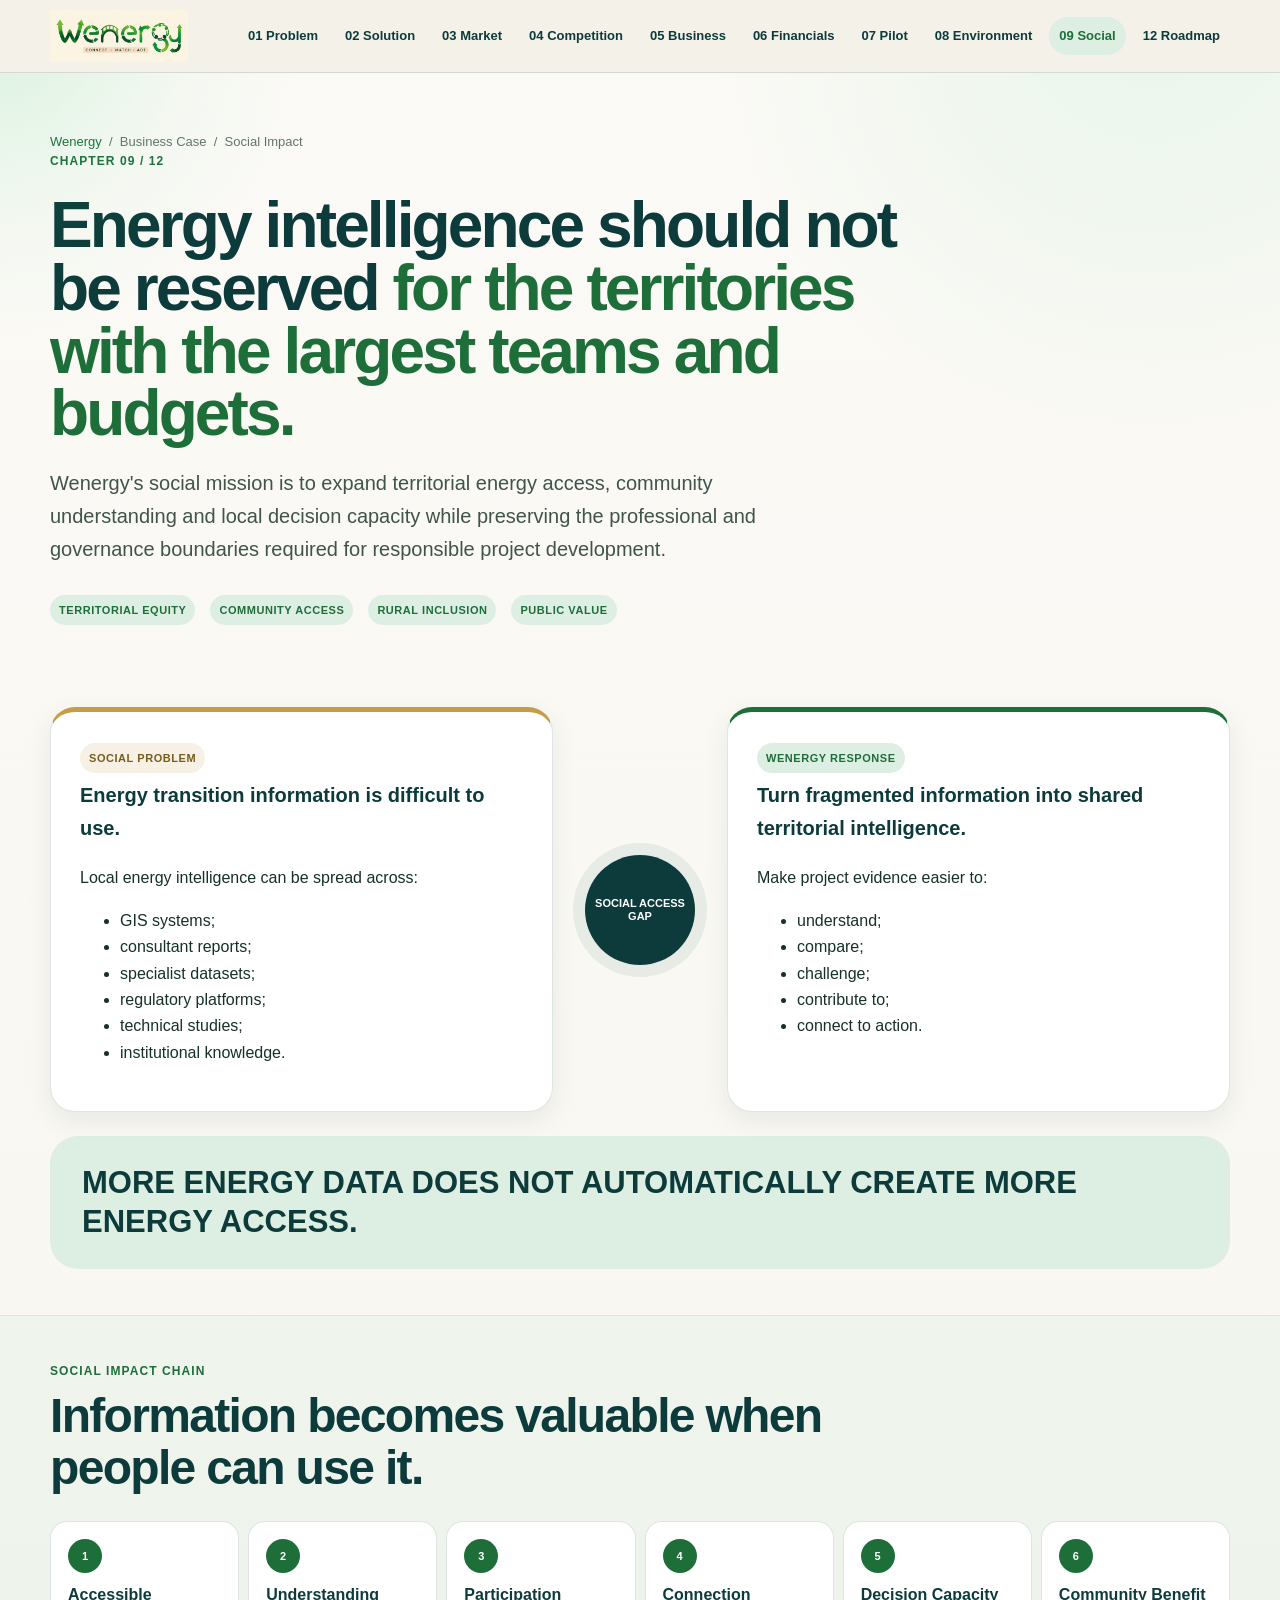
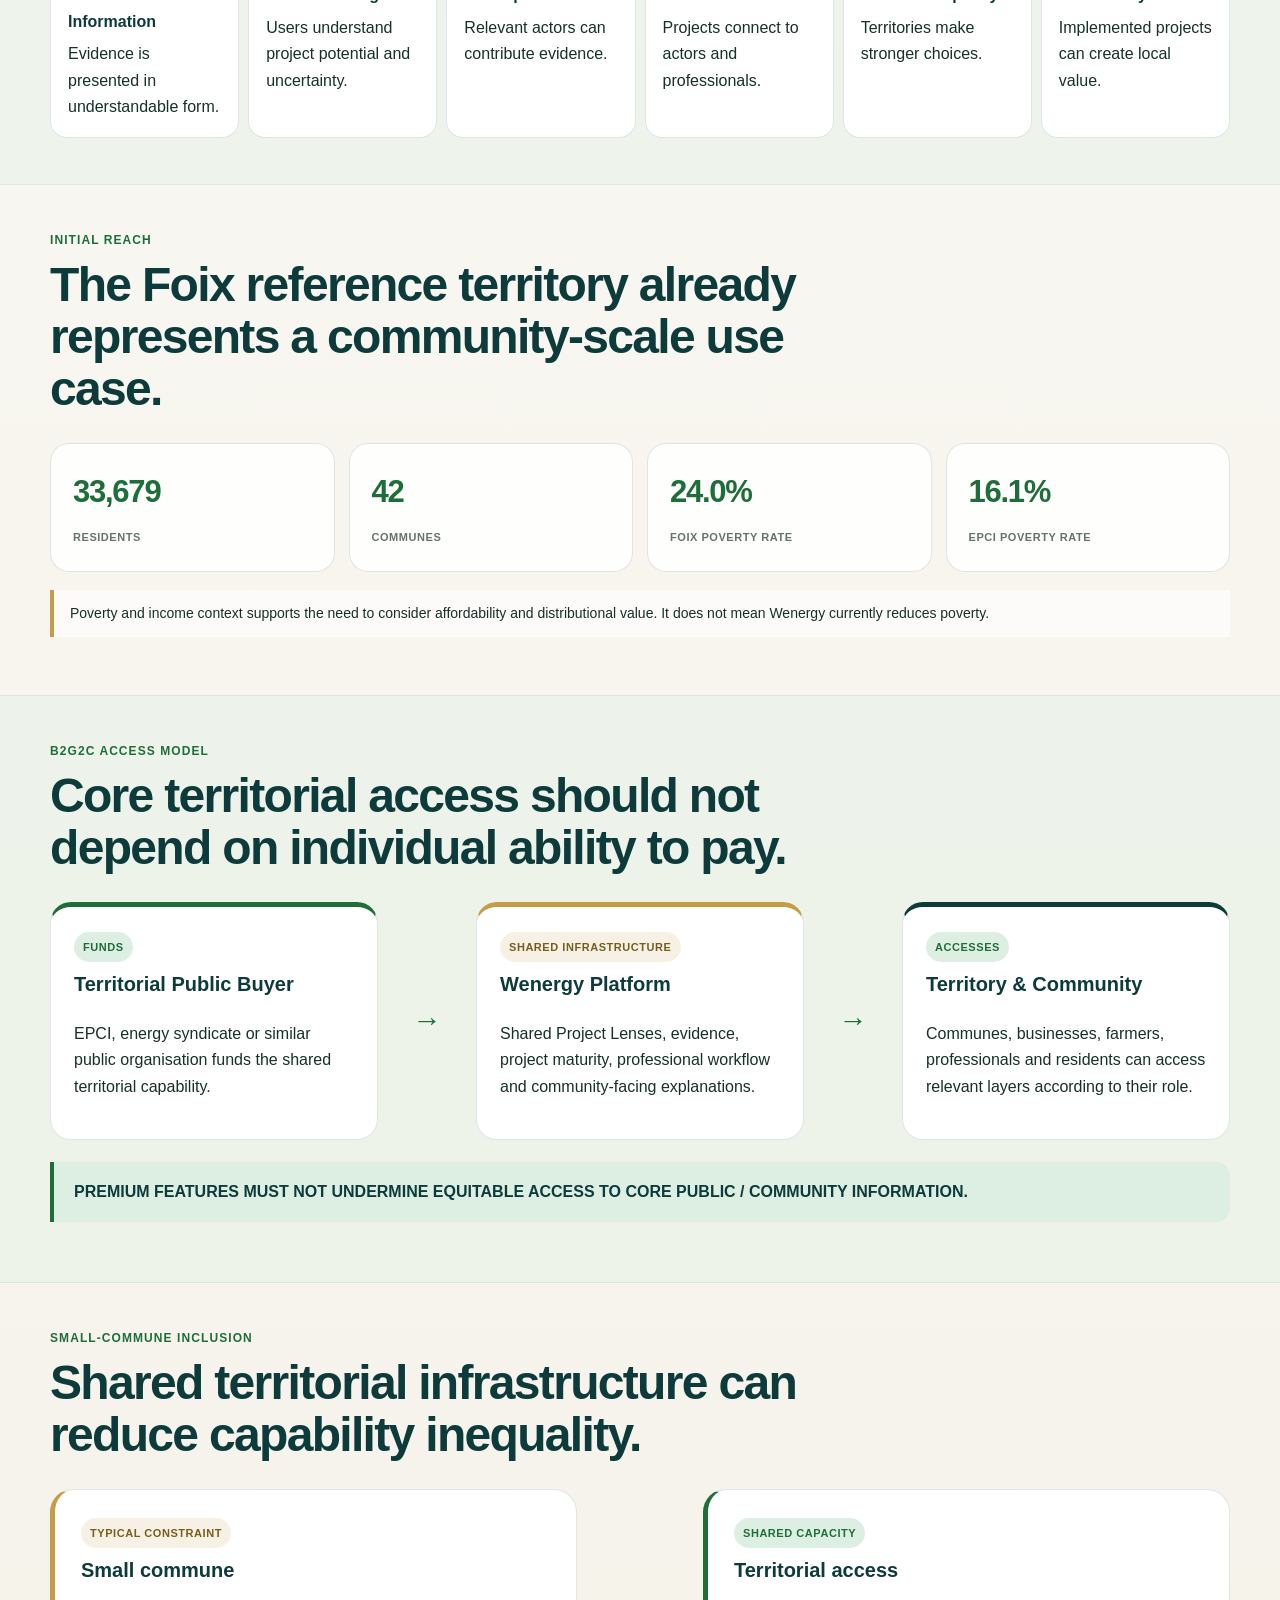
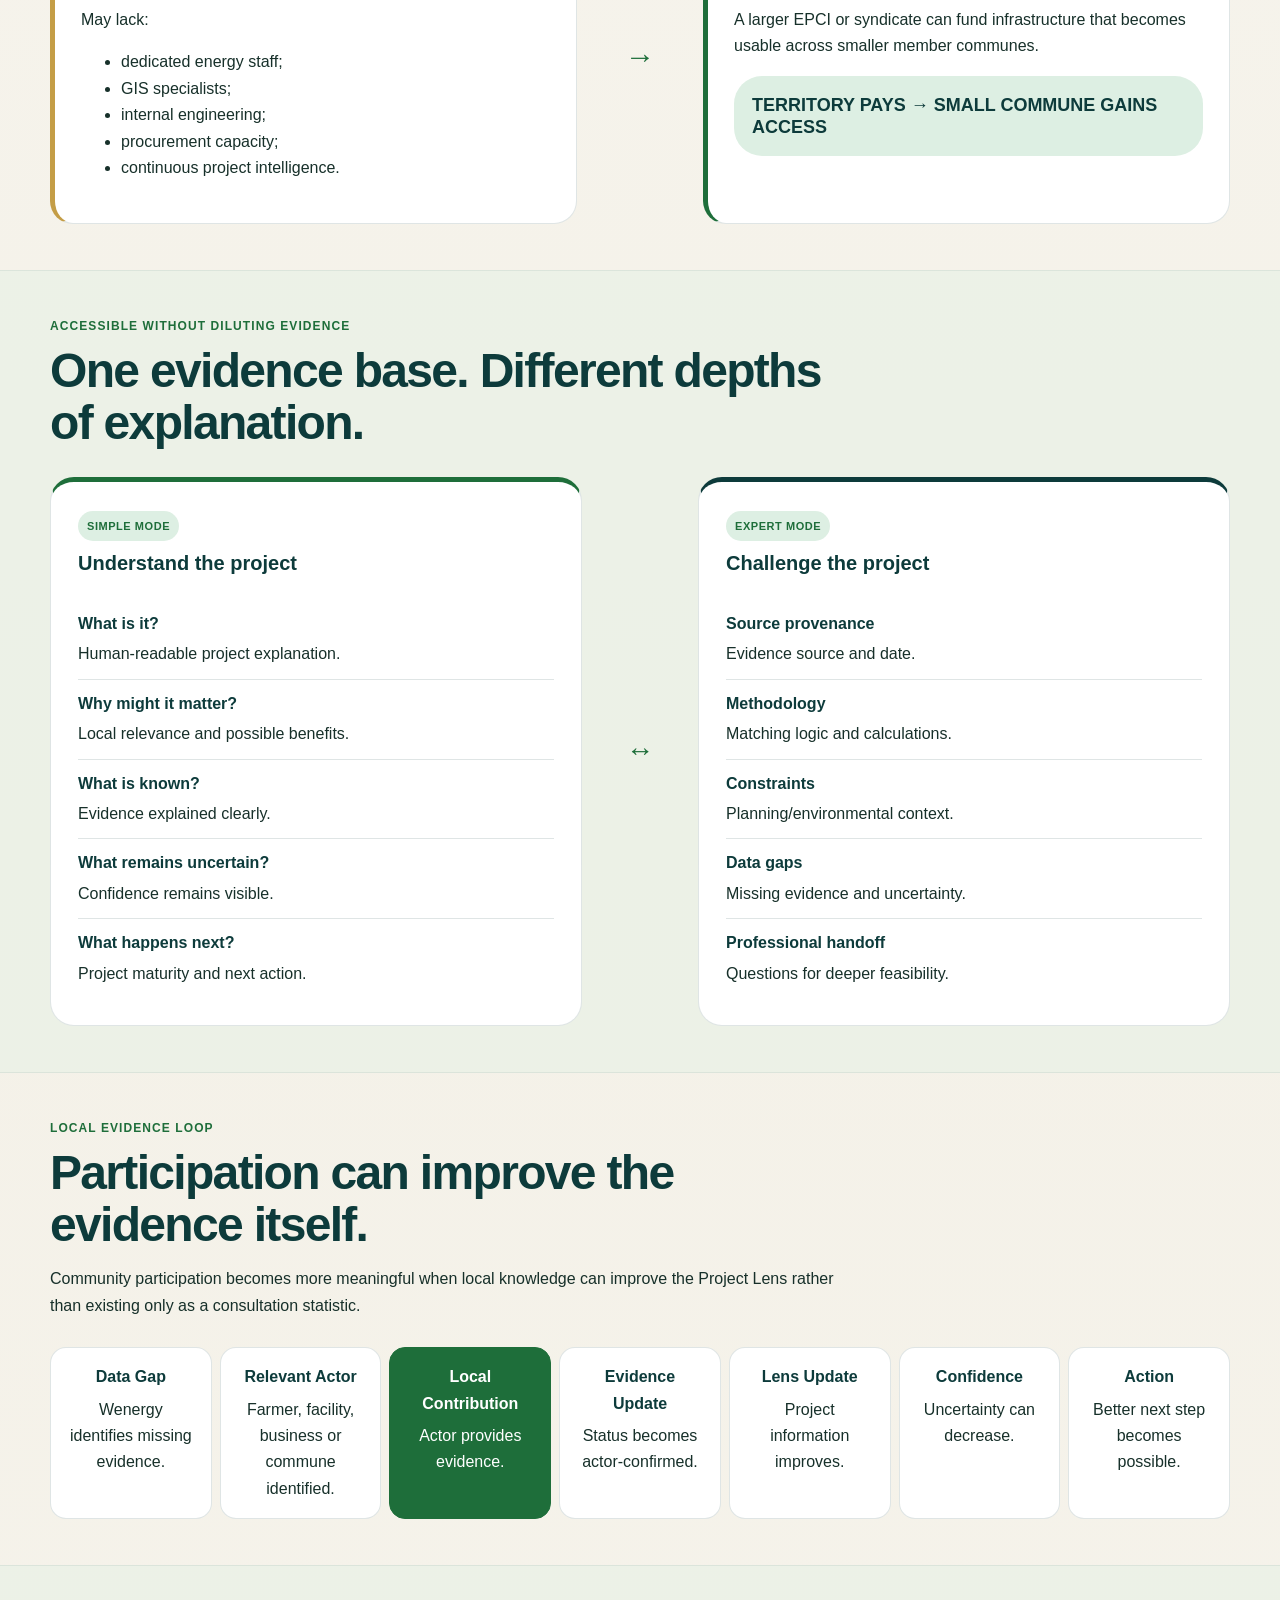
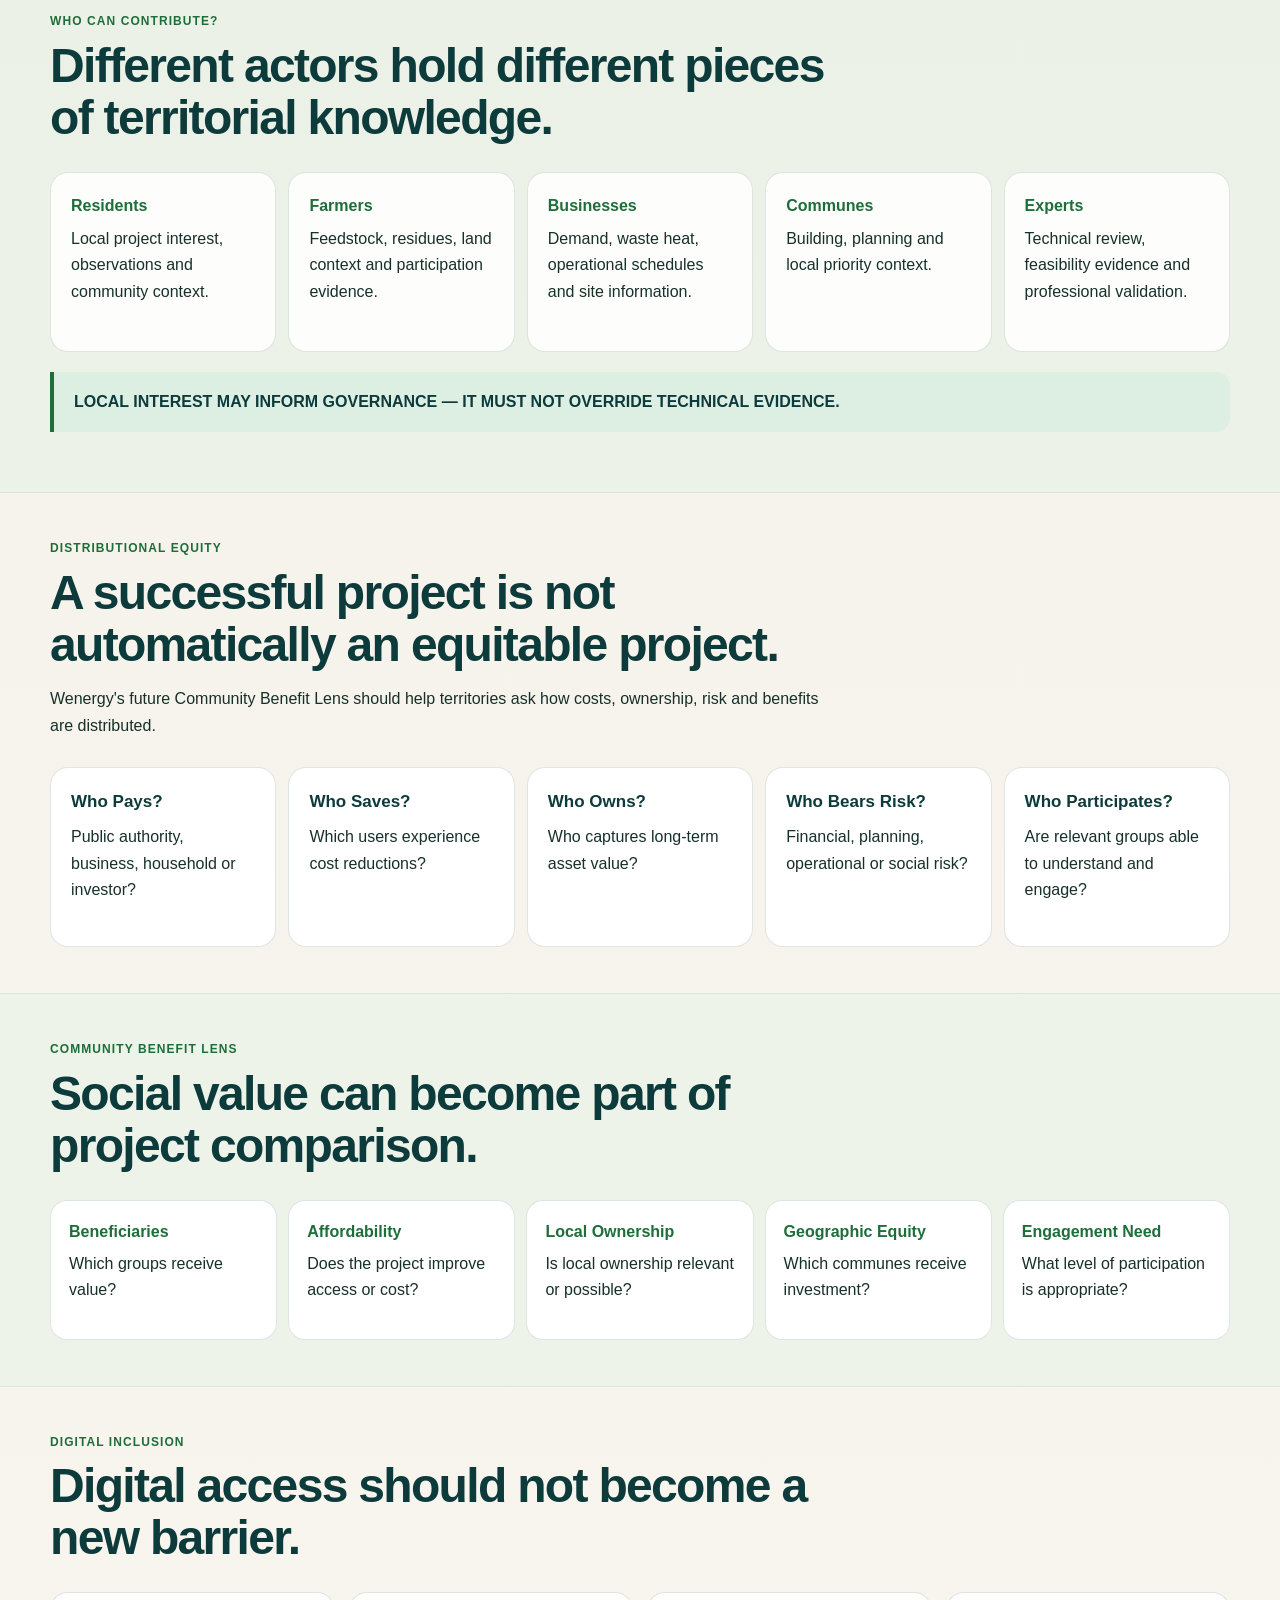
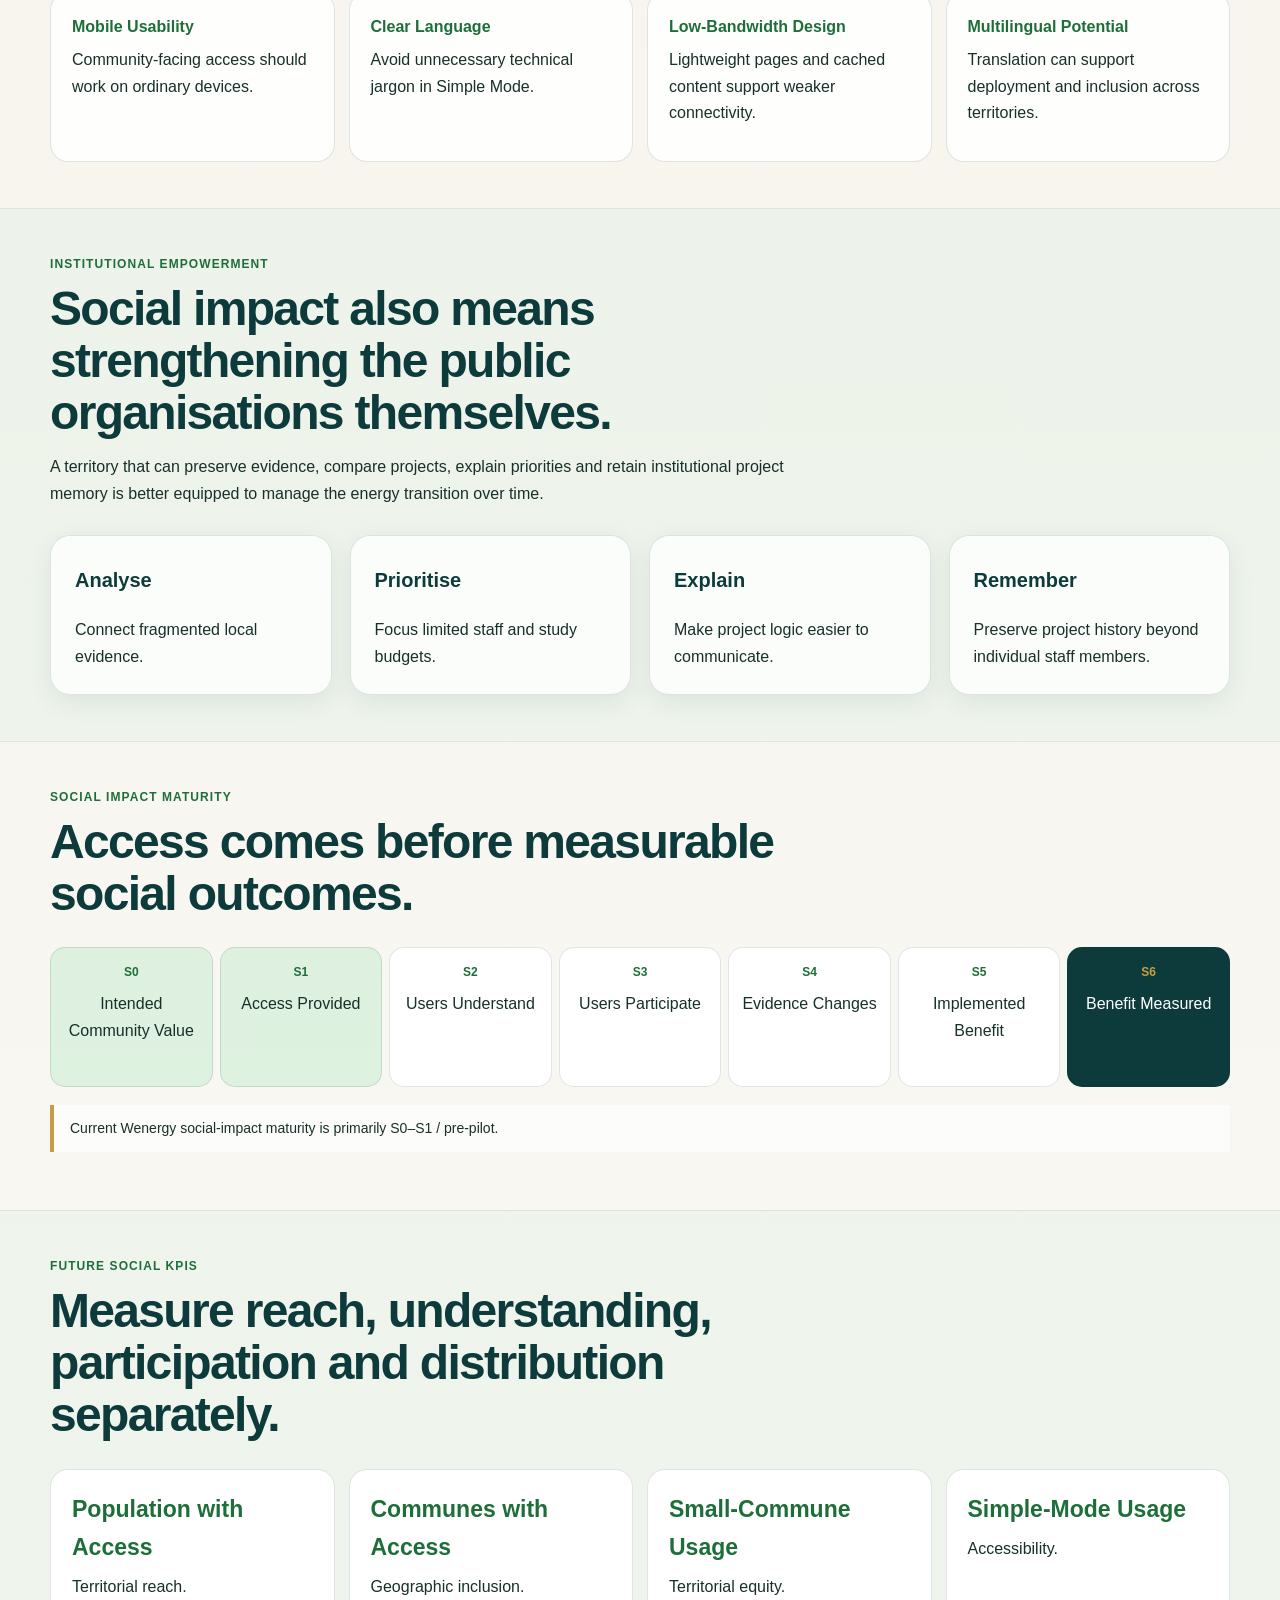
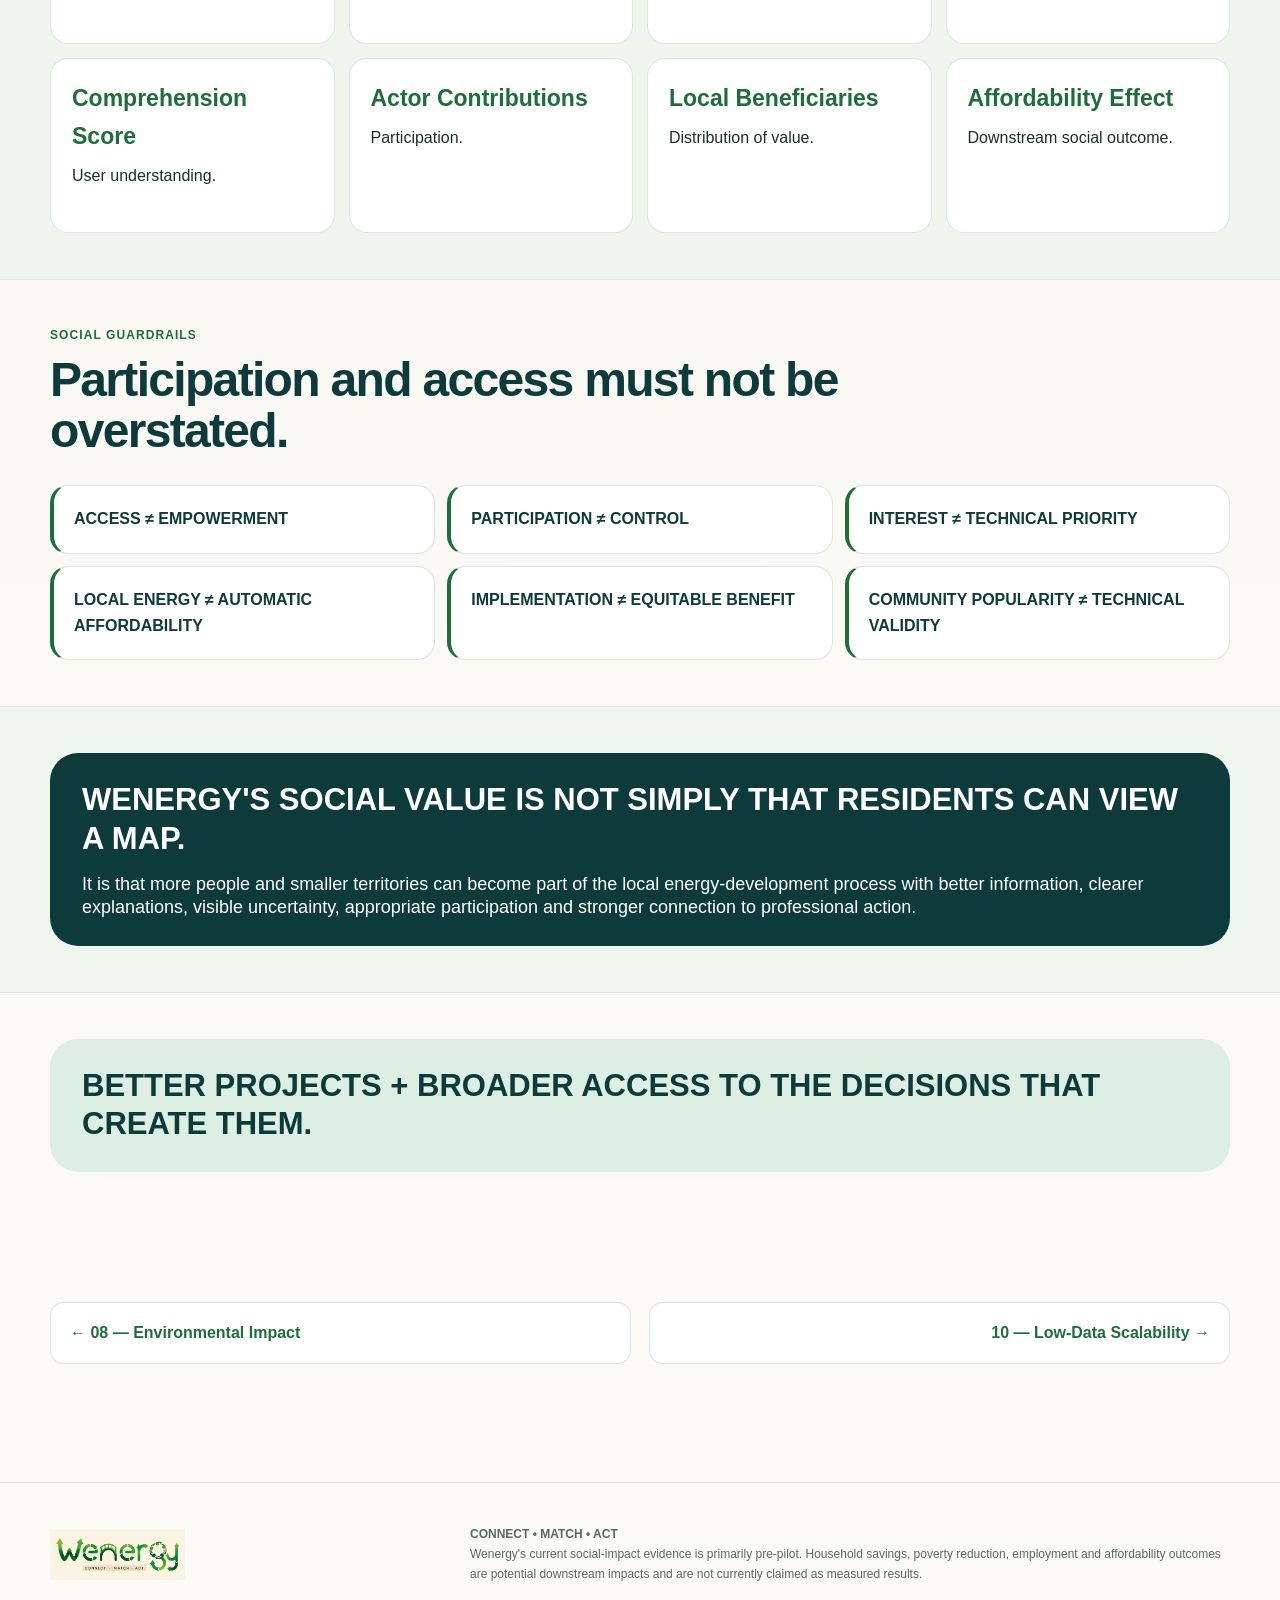
<file: business-case/09_social_impact.html>
<!DOCTYPE html>
<html lang="en">
<head>
  <meta charset="UTF-8">
  <meta name="viewport" content="width=device-width, initial-scale=1.0">

  <meta name="description"
        content="Wenergy social impact — inclusive territorial energy access, community empowerment, small-commune inclusion, public value and local decision capacity.">

  <title>09 — Social Impact | Wenergy</title>

  <link rel="stylesheet" href="../assets/css/wenergy.css">

  <style>

    .social-hero {
      position: relative;
      overflow: hidden;
    }

    .social-hero::after {
      content: "";
      position: absolute;
      width: 620px;
      height: 620px;
      left: -320px;
      top: -360px;
      border-radius: 50%;
      background:
        radial-gradient(circle,
          rgba(46,204,113,.16),
          rgba(46,204,113,.035) 46%,
          transparent 72%);
      pointer-events: none;
    }

    .social-thesis {
      display: grid;
      grid-template-columns: 1fr 130px 1fr;
      gap: 22px;
      align-items: stretch;
    }

    .thesis-card {
      padding: 29px;
      border-radius: 25px;
      background: white;
      border: 1px solid var(--border);
      box-shadow: var(--shadow-sm);
    }

    .thesis-card.problem {
      border-top: 5px solid var(--gold);
    }

    .thesis-card.response {
      border-top: 5px solid var(--forest);
    }

    .thesis-centre {
      display: grid;
      place-items: center;
    }

    .thesis-circle {
      width: 110px;
      height: 110px;
      display: grid;
      place-items: center;
      text-align: center;
      border-radius: 50%;
      background: var(--teal);
      color: white;
      font-size: 11px;
      line-height: 1.2;
      font-weight: 900;
      box-shadow: 0 0 0 12px rgba(13,59,59,.07);
    }

    .impact-chain {
      display: grid;
      grid-template-columns: repeat(6,1fr);
      gap: 9px;
      align-items: stretch;
    }

    .impact-step {
      min-height: 155px;
      border-radius: 17px;
      padding: 17px;
      background: white;
      border: 1px solid var(--border);
    }

    .impact-step strong {
      display: block;
      color: var(--teal);
      margin: 9px 0 6px;
    }

    .impact-num {
      width: 34px;
      height: 34px;
      display: grid;
      place-items: center;
      border-radius: 50%;
      background: var(--forest);
      color: white;
      font-size: 11px;
      font-weight: 900;
    }

    .access-model {
      display: grid;
      grid-template-columns: 1fr 70px 1fr 70px 1fr;
      gap: 14px;
      align-items: stretch;
    }

    .access-card {
      min-height: 220px;
      padding: 23px;
      border-radius: 21px;
      background: white;
      border: 1px solid var(--border);
    }

    .access-card.buyer {
      border-top: 5px solid var(--forest);
    }

    .access-card.platform {
      border-top: 5px solid var(--gold);
    }

    .access-card.community {
      border-top: 5px solid var(--teal);
    }

    .access-arrow {
      display: grid;
      place-items: center;
      color: var(--forest);
      font-size: 29px;
      font-weight: 900;
    }

    .population-grid {
      display: grid;
      grid-template-columns: repeat(4,1fr);
      gap: 14px;
    }

    .population-card {
      padding: 22px;
      border-radius: 19px;
      background: rgba(255,255,255,.86);
      border: 1px solid var(--border);
    }

    .population-card strong {
      display: block;
      font-size: 31px;
      color: var(--forest);
      margin-bottom: 6px;
      letter-spacing: -.04em;
    }

    .population-card span {
      color: var(--grey);
      font-size: 11px;
      font-weight: 900;
      text-transform: uppercase;
      letter-spacing: .05em;
    }

    .small-commune-grid {
      display: grid;
      grid-template-columns: 1fr 90px 1fr;
      gap: 18px;
      align-items: stretch;
    }

    .commune-card {
      padding: 26px;
      border-radius: 23px;
      background: white;
      border: 1px solid var(--border);
    }

    .commune-card.challenge {
      border-left: 5px solid var(--gold);
    }

    .commune-card.shared {
      border-left: 5px solid var(--forest);
    }

    .commune-arrow {
      display: grid;
      place-items: center;
      font-size: 30px;
      color: var(--forest);
      font-weight: 900;
    }

    .mode-grid {
      display: grid;
      grid-template-columns: 1fr 80px 1fr;
      gap: 18px;
      align-items: stretch;
    }

    .mode-card {
      padding: 27px;
      border-radius: 24px;
      background: white;
      border: 1px solid var(--border);
    }

    .mode-card.simple {
      border-top: 5px solid var(--forest);
    }

    .mode-card.expert {
      border-top: 5px solid var(--teal);
    }

    .mode-divider {
      display: grid;
      place-items: center;
      color: var(--forest);
      font-size: 28px;
      font-weight: 900;
    }

    .mode-row {
      padding: 11px 0;
      border-bottom: 1px solid var(--border);
    }

    .mode-row:last-child {
      border-bottom: 0;
    }

    .mode-row strong {
      display: block;
      color: var(--teal);
      margin-bottom: 4px;
    }

    .actor-loop {
      display: grid;
      grid-template-columns: repeat(7,1fr);
      gap: 8px;
      align-items: stretch;
    }

    .actor-step {
      min-height: 145px;
      border-radius: 16px;
      padding: 16px;
      background: white;
      border: 1px solid var(--border);
      text-align: center;
    }

    .actor-step strong {
      color: var(--teal);
      display: block;
      margin-bottom: 6px;
    }

    .actor-step.highlight {
      background: var(--forest);
      color: white;
      border-color: var(--forest);
    }

    .actor-step.highlight strong {
      color: white;
    }

    .stakeholder-grid {
      display: grid;
      grid-template-columns: repeat(5,1fr);
      gap: 12px;
    }

    .stakeholder-card {
      min-height: 180px;
      padding: 20px;
      border-radius: 18px;
      background: rgba(255,255,255,.86);
      border: 1px solid var(--border);
    }

    .stakeholder-card strong {
      color: var(--forest);
      display: block;
      margin-bottom: 7px;
    }

    .equity-grid {
      display: grid;
      grid-template-columns: repeat(5,1fr);
      gap: 12px;
    }

    .equity-card {
      padding: 20px;
      border-radius: 18px;
      background: white;
      border: 1px solid var(--border);
      min-height: 180px;
    }

    .equity-card strong {
      display: block;
      color: var(--teal);
      font-size: 17px;
      margin-bottom: 8px;
    }

    .distribution-board {
      display: grid;
      grid-template-columns: repeat(5,1fr);
      gap: 11px;
    }

    .distribution {
      min-height: 140px;
      padding: 18px;
      border-radius: 17px;
      border: 1px solid var(--border);
      background: white;
    }

    .distribution strong {
      color: var(--forest);
      display: block;
      margin-bottom: 6px;
    }

    .digital-grid {
      display: grid;
      grid-template-columns: repeat(4,1fr);
      gap: 14px;
    }

    .digital-card {
      padding: 21px;
      border-radius: 18px;
      background: rgba(255,255,255,.86);
      border: 1px solid var(--border);
      min-height: 170px;
    }

    .digital-card strong {
      display: block;
      color: var(--forest);
      margin-bottom: 7px;
    }

    .social-maturity {
      display: grid;
      grid-template-columns: repeat(7,1fr);
      gap: 7px;
    }

    .social-stage {
      min-height: 140px;
      border-radius: 15px;
      padding: 15px 11px;
      text-align: center;
      border: 1px solid var(--border);
      background: white;
    }

    .social-stage.current {
      background: rgba(46,204,113,.13);
    }

    .social-stage.outcome {
      background: var(--teal);
      color: white;
    }

    .social-code {
      display: block;
      font-weight: 900;
      color: var(--forest);
      margin-bottom: 8px;
      font-size: 12px;
    }

    .social-stage.outcome .social-code {
      color: var(--gold);
    }

    .kpi-grid {
      display: grid;
      grid-template-columns: repeat(4,1fr);
      gap: 14px;
    }

    .kpi-card {
      min-height: 175px;
      padding: 21px;
      border-radius: 18px;
      background: white;
      border: 1px solid var(--border);
    }

    .kpi-card strong {
      display: block;
      color: var(--forest);
      font-size: 23px;
      margin-bottom: 7px;
    }

    .guardrail-grid {
      display: grid;
      grid-template-columns: repeat(3,1fr);
      gap: 12px;
    }

    .guardrail-card {
      padding: 20px;
      border-radius: 18px;
      background: white;
      border: 1px solid var(--border);
      border-left: 4px solid var(--forest);
      font-weight: 800;
      color: var(--teal);
    }

    @media (max-width: 1050px) {

      .impact-chain,
      .actor-loop,
      .social-maturity {
        grid-template-columns: repeat(3,1fr);
      }

      .population-grid,
      .digital-grid,
      .kpi-grid {
        grid-template-columns: 1fr 1fr;
      }

      .stakeholder-grid,
      .equity-grid,
      .distribution-board {
        grid-template-columns: repeat(2,1fr);
      }

      .social-thesis,
      .access-model,
      .small-commune-grid,
      .mode-grid {
        grid-template-columns: 1fr;
      }

      .thesis-centre,
      .access-arrow,
      .commune-arrow,
      .mode-divider {
        padding: 8px 0;
      }

    }

    @media (max-width: 680px) {

      .impact-chain,
      .population-grid,
      .actor-loop,
      .stakeholder-grid,
      .equity-grid,
      .distribution-board,
      .digital-grid,
      .social-maturity,
      .kpi-grid,
      .guardrail-grid {
        grid-template-columns: 1fr;
      }

    }

  </style>
</head>

<body>

<header class="topbar">
  <div class="container nav">

    <a class="brand" href="../index.html">
      <img src="../assets/wenergy_logo.png" alt="Wenergy">
    </a>

    <nav class="navlinks">
      <a href="01_problem.html">01 Problem</a>
      <a href="02_solution.html">02 Solution</a>
      <a href="03_market.html">03 Market</a>
      <a href="04_competition.html">04 Competition</a>
      <a href="05_business_model.html">05 Business</a>
      <a href="06_financial_case.html">06 Financials</a>
      <a href="07_foix_pilot.html">07 Pilot</a>
      <a href="08_environmental_impact.html">08 Environment</a>
      <a class="active" href="09_social_impact.html">09 Social</a>
      <a href="12_roadmap.html">12 Roadmap</a>
    </nav>

  </div>
</header>

<main>

<section class="page-hero social-hero">

  <div class="container">

    <div class="breadcrumb">
      <a href="../index.html">Wenergy</a>
      &nbsp;/&nbsp;
      Business Case
      &nbsp;/&nbsp;
      Social Impact
    </div>

    <div class="section-kicker">
      Chapter 09 / 12
    </div>

    <h1>
      Energy intelligence should not be reserved
      <span style="color:var(--forest)">
        for the territories with the largest teams and budgets.
      </span>
    </h1>

    <p class="lead">
      Wenergy's social mission is to expand territorial energy access,
      community understanding and local decision capacity while preserving
      the professional and governance boundaries required for responsible
      project development.
    </p>

    <div class="actions">
      <span class="tag">Territorial Equity</span>
      <span class="tag">Community Access</span>
      <span class="tag">Rural Inclusion</span>
      <span class="tag">Public Value</span>
    </div>

  </div>

</section>

<section class="section">

  <div class="container">

    <div class="social-thesis">

      <article class="thesis-card problem">

        <span class="tag"
              style="background:rgba(196,157,70,.14);color:#765d1d">
          Social Problem
        </span>

        <h3>
          Energy transition information is difficult to use.
        </h3>

        <p>
          Local energy intelligence can be spread across:
        </p>

        <ul>
          <li>GIS systems;</li>
          <li>consultant reports;</li>
          <li>specialist datasets;</li>
          <li>regulatory platforms;</li>
          <li>technical studies;</li>
          <li>institutional knowledge.</li>
        </ul>

      </article>

      <div class="thesis-centre">

        <div class="thesis-circle">
          SOCIAL
          ACCESS
          GAP
        </div>

      </div>

      <article class="thesis-card response">

        <span class="tag">
          Wenergy Response
        </span>

        <h3>
          Turn fragmented information into shared territorial intelligence.
        </h3>

        <p>
          Make project evidence easier to:
        </p>

        <ul>
          <li>understand;</li>
          <li>compare;</li>
          <li>challenge;</li>
          <li>contribute to;</li>
          <li>connect to action.</li>
        </ul>

      </article>

    </div>

    <div class="callout callout-light" style="margin-top:24px">
      MORE ENERGY DATA DOES NOT AUTOMATICALLY CREATE MORE ENERGY ACCESS.
    </div>

  </div>

</section>

<section class="section section-alt">

  <div class="container">

    <div class="section-head">

      <div class="section-kicker">
        Social Impact Chain
      </div>

      <h2>
        Information becomes valuable when people can use it.
      </h2>

    </div>

    <div class="impact-chain">

      <article class="impact-step">
        <span class="impact-num">1</span>
        <strong>Accessible Information</strong>
        Evidence is presented in understandable form.
      </article>

      <article class="impact-step">
        <span class="impact-num">2</span>
        <strong>Understanding</strong>
        Users understand project potential and uncertainty.
      </article>

      <article class="impact-step">
        <span class="impact-num">3</span>
        <strong>Participation</strong>
        Relevant actors can contribute evidence.
      </article>

      <article class="impact-step">
        <span class="impact-num">4</span>
        <strong>Connection</strong>
        Projects connect to actors and professionals.
      </article>

      <article class="impact-step">
        <span class="impact-num">5</span>
        <strong>Decision Capacity</strong>
        Territories make stronger choices.
      </article>

      <article class="impact-step">
        <span class="impact-num">6</span>
        <strong>Community Benefit</strong>
        Implemented projects can create local value.
      </article>

    </div>

  </div>

</section>

<section class="section">

  <div class="container">

    <div class="section-head">

      <div class="section-kicker">
        Initial Reach
      </div>

      <h2>
        The Foix reference territory already represents a community-scale use case.
      </h2>

    </div>

    <div class="population-grid">

      <article class="population-card">
        <strong>33,679</strong>
        <span>Residents</span>
      </article>

      <article class="population-card">
        <strong>42</strong>
        <span>Communes</span>
      </article>

      <article class="population-card">
        <strong>24.0%</strong>
        <span>Foix Poverty Rate</span>
      </article>

      <article class="population-card">
        <strong>16.1%</strong>
        <span>EPCI Poverty Rate</span>
      </article>

    </div>

    <div class="source" style="margin-top:18px">
      Poverty and income context supports the need to consider affordability
      and distributional value. It does not mean Wenergy currently reduces poverty.
    </div>

  </div>

</section>

<section class="section section-alt">

  <div class="container">

    <div class="section-head">

      <div class="section-kicker">
        B2G2C Access Model
      </div>

      <h2>
        Core territorial access should not depend on individual ability to pay.
      </h2>

    </div>

    <div class="access-model">

      <article class="access-card buyer">

        <span class="tag">Funds</span>

        <h3>Territorial Public Buyer</h3>

        <p>
          EPCI, energy syndicate or similar public organisation funds the shared
          territorial capability.
        </p>

      </article>

      <div class="access-arrow">
        →
      </div>

      <article class="access-card platform">

        <span class="tag"
              style="background:rgba(196,157,70,.14);color:#765d1d">
          Shared Infrastructure
        </span>

        <h3>Wenergy Platform</h3>

        <p>
          Shared Project Lenses, evidence, project maturity, professional workflow
          and community-facing explanations.
        </p>

      </article>

      <div class="access-arrow">
        →
      </div>

      <article class="access-card community">

        <span class="tag">Accesses</span>

        <h3>Territory & Community</h3>

        <p>
          Communes, businesses, farmers, professionals and residents can access
          relevant layers according to their role.
        </p>

      </article>

    </div>

    <div class="guardrail" style="margin-top:22px">
      PREMIUM FEATURES MUST NOT UNDERMINE EQUITABLE ACCESS TO CORE PUBLIC / COMMUNITY INFORMATION.
    </div>

  </div>

</section>

<section class="section">

  <div class="container">

    <div class="section-head">

      <div class="section-kicker">
        Small-Commune Inclusion
      </div>

      <h2>
        Shared territorial infrastructure can reduce capability inequality.
      </h2>

    </div>

    <div class="small-commune-grid">

      <article class="commune-card challenge">

        <span class="tag"
              style="background:rgba(196,157,70,.14);color:#765d1d">
          Typical Constraint
        </span>

        <h3>
          Small commune
        </h3>

        <p>
          May lack:
        </p>

        <ul>
          <li>dedicated energy staff;</li>
          <li>GIS specialists;</li>
          <li>internal engineering;</li>
          <li>procurement capacity;</li>
          <li>continuous project intelligence.</li>
        </ul>

      </article>

      <div class="commune-arrow">
        →
      </div>

      <article class="commune-card shared">

        <span class="tag">
          Shared Capacity
        </span>

        <h3>
          Territorial access
        </h3>

        <p>
          A larger EPCI or syndicate can fund infrastructure that becomes usable
          across smaller member communes.
        </p>

        <div class="callout callout-light"
             style="font-size:18px;margin-top:16px;padding:18px">
          TERRITORY PAYS → SMALL COMMUNE GAINS ACCESS
        </div>

      </article>

    </div>

  </div>

</section>

<section class="section section-alt">

  <div class="container">

    <div class="section-head">
      <div class="section-kicker">
        Accessible Without Diluting Evidence
      </div>

      <h2>
        One evidence base. Different depths of explanation.
      </h2>
    </div>

    <div class="mode-grid">

      <article class="mode-card simple">

        <span class="tag">Simple Mode</span>

        <h3>
          Understand the project
        </h3>

        <div class="mode-row">
          <strong>What is it?</strong>
          Human-readable project explanation.
        </div>

        <div class="mode-row">
          <strong>Why might it matter?</strong>
          Local relevance and possible benefits.
        </div>

        <div class="mode-row">
          <strong>What is known?</strong>
          Evidence explained clearly.
        </div>

        <div class="mode-row">
          <strong>What remains uncertain?</strong>
          Confidence remains visible.
        </div>

        <div class="mode-row">
          <strong>What happens next?</strong>
          Project maturity and next action.
        </div>

      </article>

      <div class="mode-divider">
        ↔
      </div>

      <article class="mode-card expert">

        <span class="tag">Expert Mode</span>

        <h3>
          Challenge the project
        </h3>

        <div class="mode-row">
          <strong>Source provenance</strong>
          Evidence source and date.
        </div>

        <div class="mode-row">
          <strong>Methodology</strong>
          Matching logic and calculations.
        </div>

        <div class="mode-row">
          <strong>Constraints</strong>
          Planning/environmental context.
        </div>

        <div class="mode-row">
          <strong>Data gaps</strong>
          Missing evidence and uncertainty.
        </div>

        <div class="mode-row">
          <strong>Professional handoff</strong>
          Questions for deeper feasibility.
        </div>

      </article>

    </div>

  </div>

</section>

<section class="section">

  <div class="container">

    <div class="section-head">

      <div class="section-kicker">
        Local Evidence Loop
      </div>

      <h2>
        Participation can improve the evidence itself.
      </h2>

      <p>
        Community participation becomes more meaningful when local knowledge can
        improve the Project Lens rather than existing only as a consultation statistic.
      </p>

    </div>

    <div class="actor-loop">

      <article class="actor-step">
        <strong>Data Gap</strong>
        Wenergy identifies missing evidence.
      </article>

      <article class="actor-step">
        <strong>Relevant Actor</strong>
        Farmer, facility, business or commune identified.
      </article>

      <article class="actor-step highlight">
        <strong>Local Contribution</strong>
        Actor provides evidence.
      </article>

      <article class="actor-step">
        <strong>Evidence Update</strong>
        Status becomes actor-confirmed.
      </article>

      <article class="actor-step">
        <strong>Lens Update</strong>
        Project information improves.
      </article>

      <article class="actor-step">
        <strong>Confidence</strong>
        Uncertainty can decrease.
      </article>

      <article class="actor-step">
        <strong>Action</strong>
        Better next step becomes possible.
      </article>

    </div>

  </div>

</section>

<section class="section section-alt">

  <div class="container">

    <div class="section-head">

      <div class="section-kicker">
        Who Can Contribute?
      </div>

      <h2>
        Different actors hold different pieces of territorial knowledge.
      </h2>

    </div>

    <div class="stakeholder-grid">

      <article class="stakeholder-card">
        <strong>Residents</strong>
        Local project interest, observations and community context.
      </article>

      <article class="stakeholder-card">
        <strong>Farmers</strong>
        Feedstock, residues, land context and participation evidence.
      </article>

      <article class="stakeholder-card">
        <strong>Businesses</strong>
        Demand, waste heat, operational schedules and site information.
      </article>

      <article class="stakeholder-card">
        <strong>Communes</strong>
        Building, planning and local priority context.
      </article>

      <article class="stakeholder-card">
        <strong>Experts</strong>
        Technical review, feasibility evidence and professional validation.
      </article>

    </div>

    <div class="guardrail" style="margin-top:20px">
      LOCAL INTEREST MAY INFORM GOVERNANCE — IT MUST NOT OVERRIDE TECHNICAL EVIDENCE.
    </div>

  </div>

</section>

<section class="section">

  <div class="container">

    <div class="section-head">

      <div class="section-kicker">
        Distributional Equity
      </div>

      <h2>
        A successful project is not automatically an equitable project.
      </h2>

      <p>
        Wenergy's future Community Benefit Lens should help territories ask how
        costs, ownership, risk and benefits are distributed.
      </p>

    </div>

    <div class="equity-grid">

      <article class="equity-card">
        <strong>Who Pays?</strong>
        Public authority, business, household or investor?
      </article>

      <article class="equity-card">
        <strong>Who Saves?</strong>
        Which users experience cost reductions?
      </article>

      <article class="equity-card">
        <strong>Who Owns?</strong>
        Who captures long-term asset value?
      </article>

      <article class="equity-card">
        <strong>Who Bears Risk?</strong>
        Financial, planning, operational or social risk?
      </article>

      <article class="equity-card">
        <strong>Who Participates?</strong>
        Are relevant groups able to understand and engage?
      </article>

    </div>

  </div>

</section>

<section class="section section-alt">

  <div class="container">

    <div class="section-head">
      <div class="section-kicker">
        Community Benefit Lens
      </div>

      <h2>
        Social value can become part of project comparison.
      </h2>
    </div>

    <div class="distribution-board">

      <article class="distribution">
        <strong>Beneficiaries</strong>
        Which groups receive value?
      </article>

      <article class="distribution">
        <strong>Affordability</strong>
        Does the project improve access or cost?
      </article>

      <article class="distribution">
        <strong>Local Ownership</strong>
        Is local ownership relevant or possible?
      </article>

      <article class="distribution">
        <strong>Geographic Equity</strong>
        Which communes receive investment?
      </article>

      <article class="distribution">
        <strong>Engagement Need</strong>
        What level of participation is appropriate?
      </article>

    </div>

  </div>

</section>

<section class="section">

  <div class="container">

    <div class="section-head">
      <div class="section-kicker">
        Digital Inclusion
      </div>

      <h2>
        Digital access should not become a new barrier.
      </h2>
    </div>

    <div class="digital-grid">

      <article class="digital-card">
        <strong>Mobile Usability</strong>
        Community-facing access should work on ordinary devices.
      </article>

      <article class="digital-card">
        <strong>Clear Language</strong>
        Avoid unnecessary technical jargon in Simple Mode.
      </article>

      <article class="digital-card">
        <strong>Low-Bandwidth Design</strong>
        Lightweight pages and cached content support weaker connectivity.
      </article>

      <article class="digital-card">
        <strong>Multilingual Potential</strong>
        Translation can support deployment and inclusion across territories.
      </article>

    </div>

  </div>

</section>

<section class="section section-alt">

  <div class="container">

    <div class="section-head">
      <div class="section-kicker">
        Institutional Empowerment
      </div>

      <h2>
        Social impact also means strengthening the public organisations themselves.
      </h2>

      <p>
        A territory that can preserve evidence, compare projects, explain priorities
        and retain institutional project memory is better equipped to manage the
        energy transition over time.
      </p>
    </div>

    <div class="grid-4">

      <article class="card">
        <h3>Analyse</h3>
        Connect fragmented local evidence.
      </article>

      <article class="card">
        <h3>Prioritise</h3>
        Focus limited staff and study budgets.
      </article>

      <article class="card">
        <h3>Explain</h3>
        Make project logic easier to communicate.
      </article>

      <article class="card">
        <h3>Remember</h3>
        Preserve project history beyond individual staff members.
      </article>

    </div>

  </div>

</section>

<section class="section">

  <div class="container">

    <div class="section-head">
      <div class="section-kicker">
        Social Impact Maturity
      </div>

      <h2>
        Access comes before measurable social outcomes.
      </h2>
    </div>

    <div class="social-maturity">

      <article class="social-stage current">
        <span class="social-code">S0</span>
        Intended Community Value
      </article>

      <article class="social-stage current">
        <span class="social-code">S1</span>
        Access Provided
      </article>

      <article class="social-stage">
        <span class="social-code">S2</span>
        Users Understand
      </article>

      <article class="social-stage">
        <span class="social-code">S3</span>
        Users Participate
      </article>

      <article class="social-stage">
        <span class="social-code">S4</span>
        Evidence Changes
      </article>

      <article class="social-stage">
        <span class="social-code">S5</span>
        Implemented Benefit
      </article>

      <article class="social-stage outcome">
        <span class="social-code">S6</span>
        Benefit Measured
      </article>

    </div>

    <div class="source" style="margin-top:18px">
      Current Wenergy social-impact maturity is primarily S0–S1 / pre-pilot.
    </div>

  </div>

</section>

<section class="section section-alt">

  <div class="container">

    <div class="section-head">
      <div class="section-kicker">
        Future Social KPIs
      </div>

      <h2>
        Measure reach, understanding, participation and distribution separately.
      </h2>
    </div>

    <div class="kpi-grid">

      <article class="kpi-card">
        <strong>Population with Access</strong>
        Territorial reach.
      </article>

      <article class="kpi-card">
        <strong>Communes with Access</strong>
        Geographic inclusion.
      </article>

      <article class="kpi-card">
        <strong>Small-Commune Usage</strong>
        Territorial equity.
      </article>

      <article class="kpi-card">
        <strong>Simple-Mode Usage</strong>
        Accessibility.
      </article>

      <article class="kpi-card">
        <strong>Comprehension Score</strong>
        User understanding.
      </article>

      <article class="kpi-card">
        <strong>Actor Contributions</strong>
        Participation.
      </article>

      <article class="kpi-card">
        <strong>Local Beneficiaries</strong>
        Distribution of value.
      </article>

      <article class="kpi-card">
        <strong>Affordability Effect</strong>
        Downstream social outcome.
      </article>

    </div>

  </div>

</section>

<section class="section">

  <div class="container">

    <div class="section-head">
      <div class="section-kicker">
        Social Guardrails
      </div>

      <h2>
        Participation and access must not be overstated.
      </h2>
    </div>

    <div class="guardrail-grid">

      <article class="guardrail-card">
        ACCESS ≠ EMPOWERMENT
      </article>

      <article class="guardrail-card">
        PARTICIPATION ≠ CONTROL
      </article>

      <article class="guardrail-card">
        INTEREST ≠ TECHNICAL PRIORITY
      </article>

      <article class="guardrail-card">
        LOCAL ENERGY ≠ AUTOMATIC AFFORDABILITY
      </article>

      <article class="guardrail-card">
        IMPLEMENTATION ≠ EQUITABLE BENEFIT
      </article>

      <article class="guardrail-card">
        COMMUNITY POPULARITY ≠ TECHNICAL VALIDITY
      </article>

    </div>

  </div>

</section>

<section class="section section-alt">

  <div class="container">

    <div class="callout">

      WENERGY'S SOCIAL VALUE IS NOT SIMPLY THAT RESIDENTS CAN VIEW A MAP.

      <small style="font-size:18px;opacity:1;margin-top:15px">
        It is that more people and smaller territories can become part of the local
        energy-development process with better information, clearer explanations,
        visible uncertainty, appropriate participation and stronger connection
        to professional action.
      </small>

    </div>

  </div>

</section>

<section class="section">

  <div class="container">

    <div class="callout callout-light">

      BETTER PROJECTS + BROADER ACCESS TO THE DECISIONS THAT CREATE THEM.

    </div>

  </div>

</section>

<section class="section">

  <div class="container">

    <div class="page-nav">

      <a href="08_environmental_impact.html">
        ← 08 — Environmental Impact
      </a>

      <a href="10_low_data_scalability.html">
        10 — Low-Data Scalability →
      </a>

    </div>

  </div>

</section>

</main>

<footer class="footer">

  <div class="container footer-grid">

    <img src="../assets/wenergy_logo.png" alt="Wenergy">

    <div class="disclaimer">
      <strong>CONNECT • MATCH • ACT</strong><br>
      Wenergy's current social-impact evidence is primarily pre-pilot.
      Household savings, poverty reduction, employment and affordability outcomes
      are potential downstream impacts and are not currently claimed as measured results.
    </div>

  </div>

</footer>

</body>
</html>
</file>
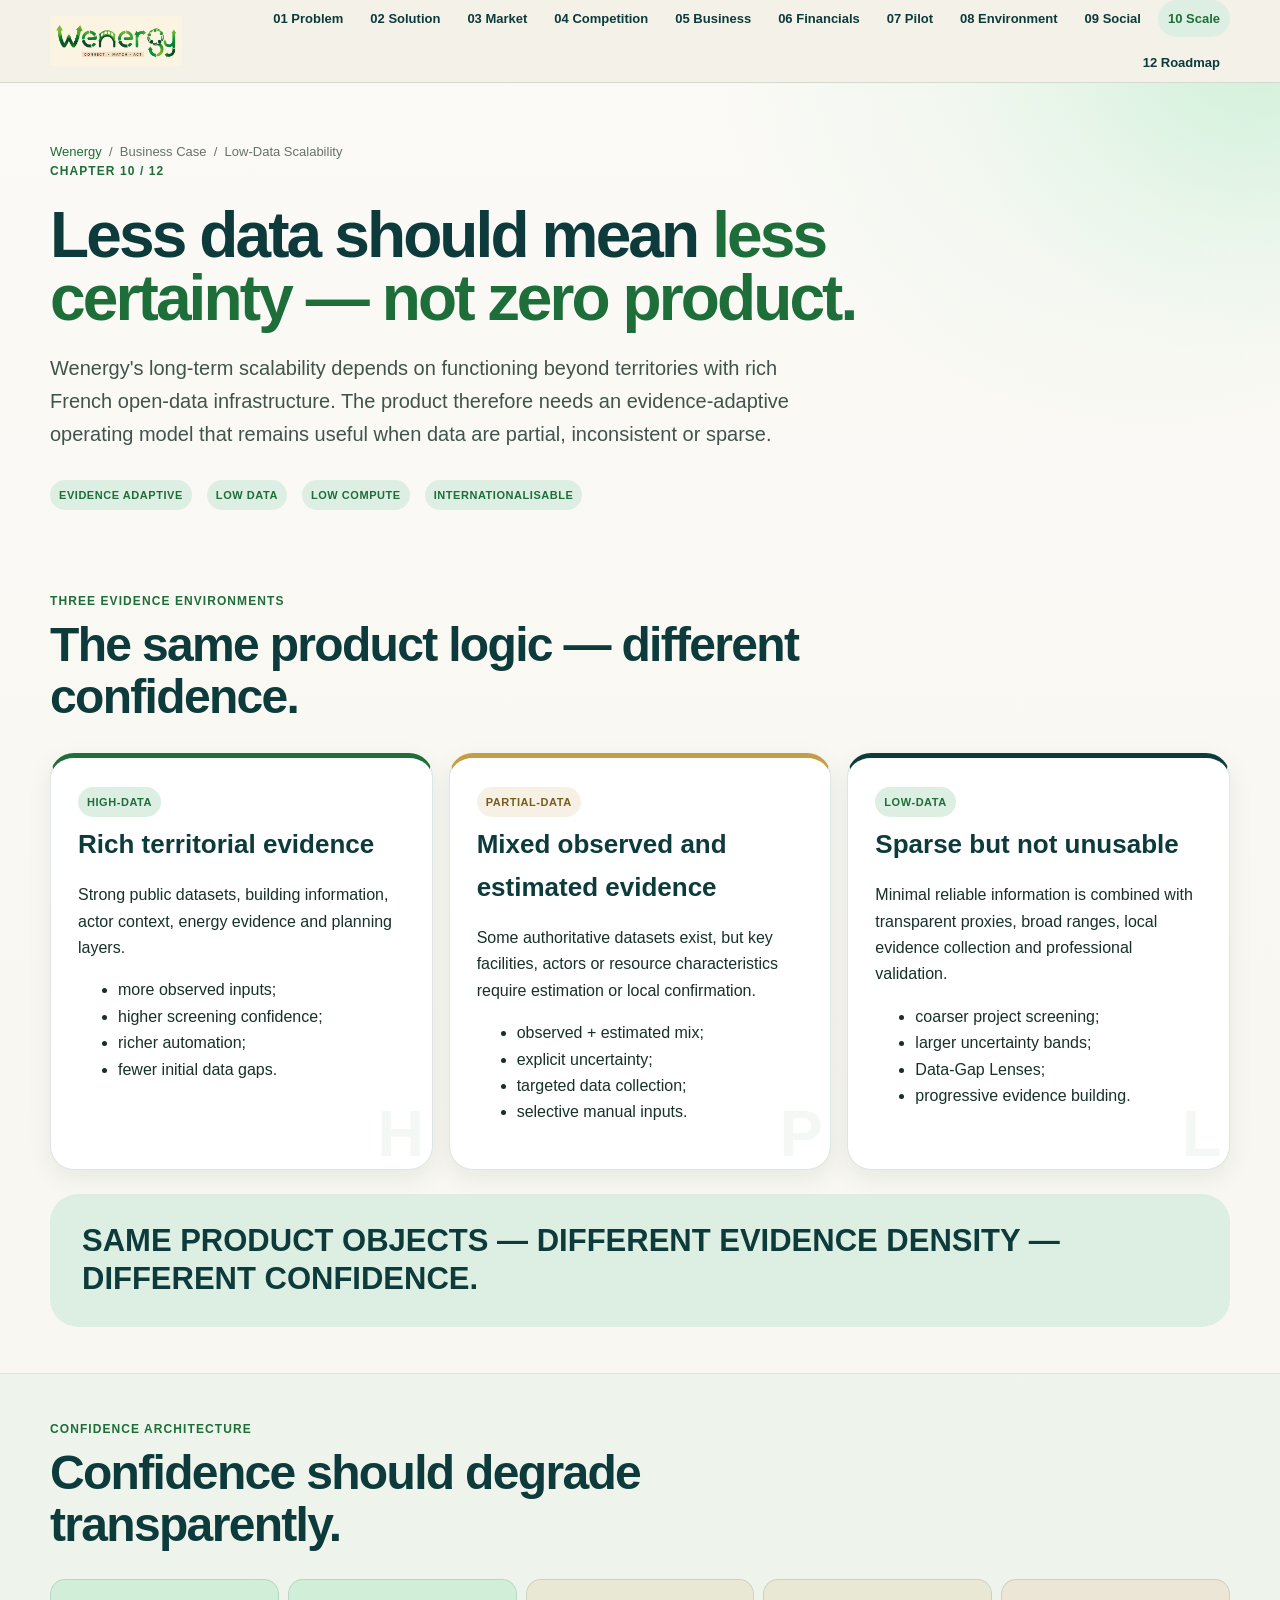
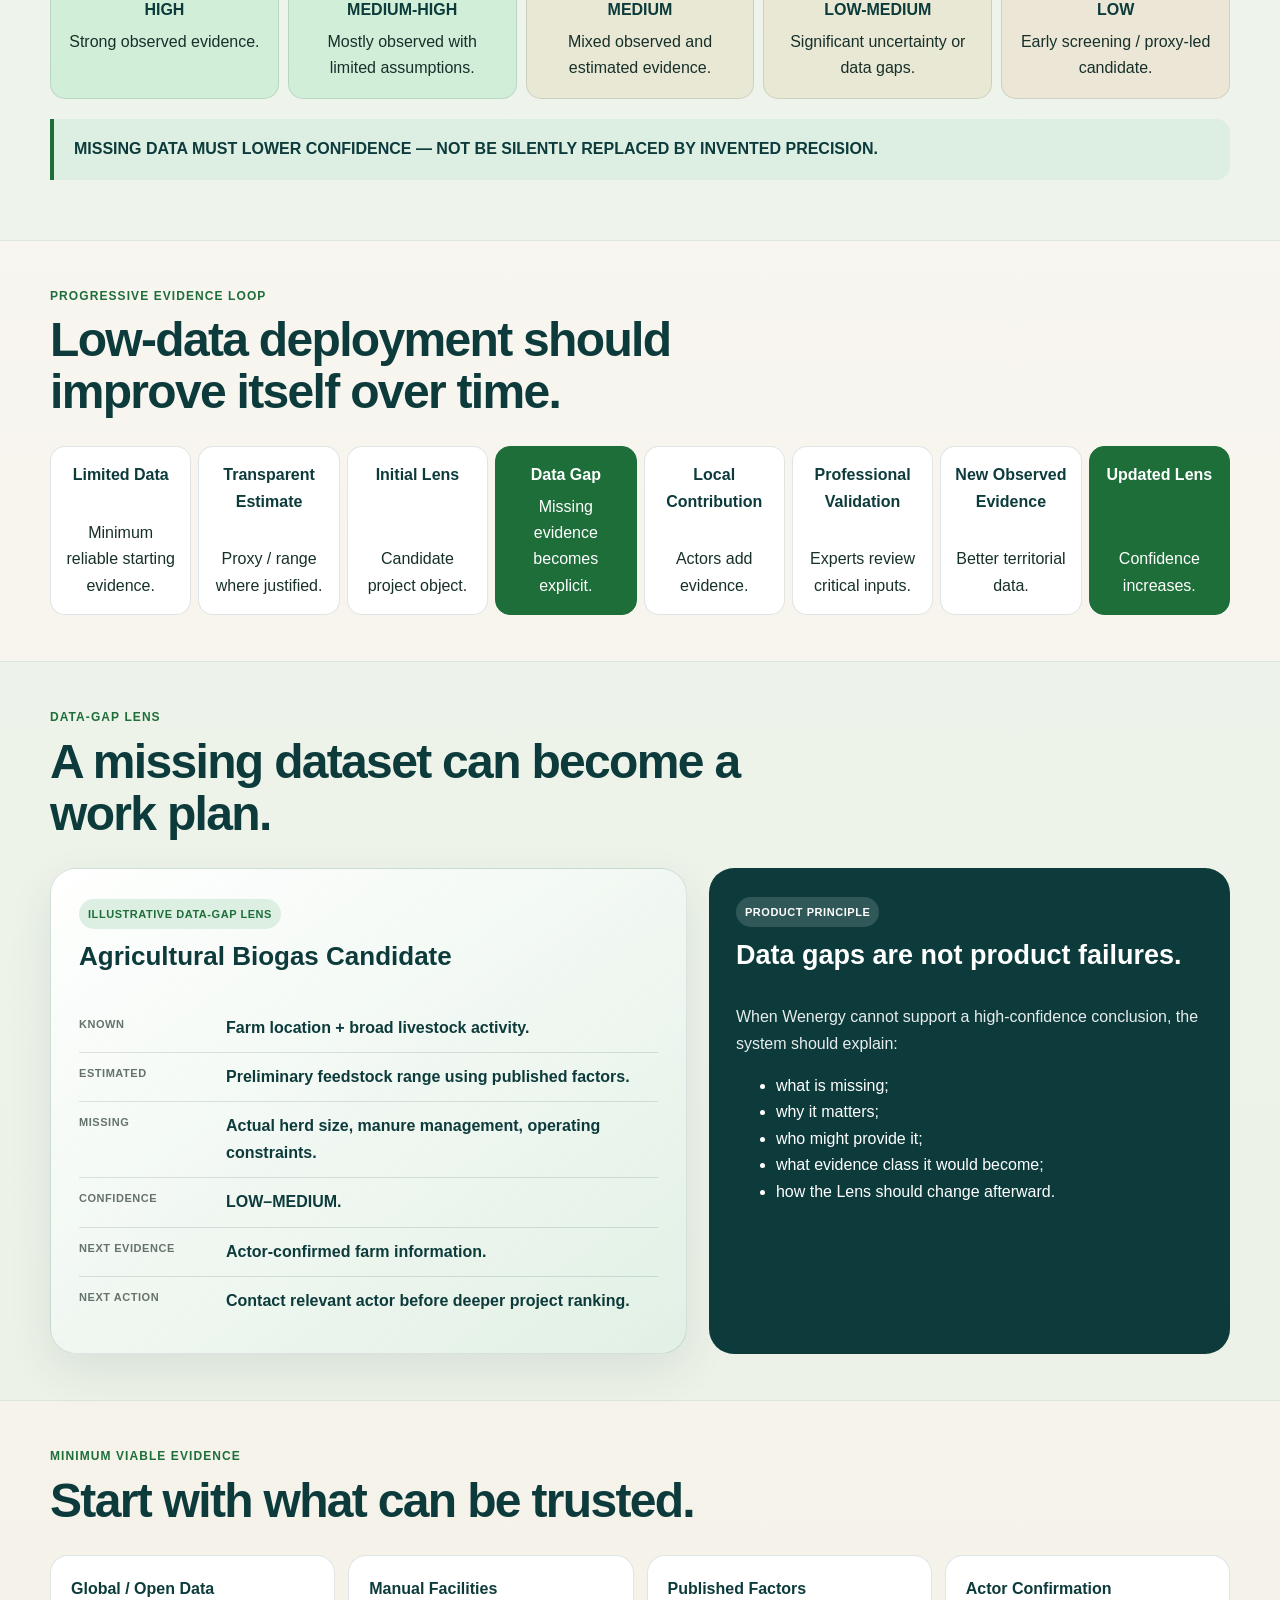
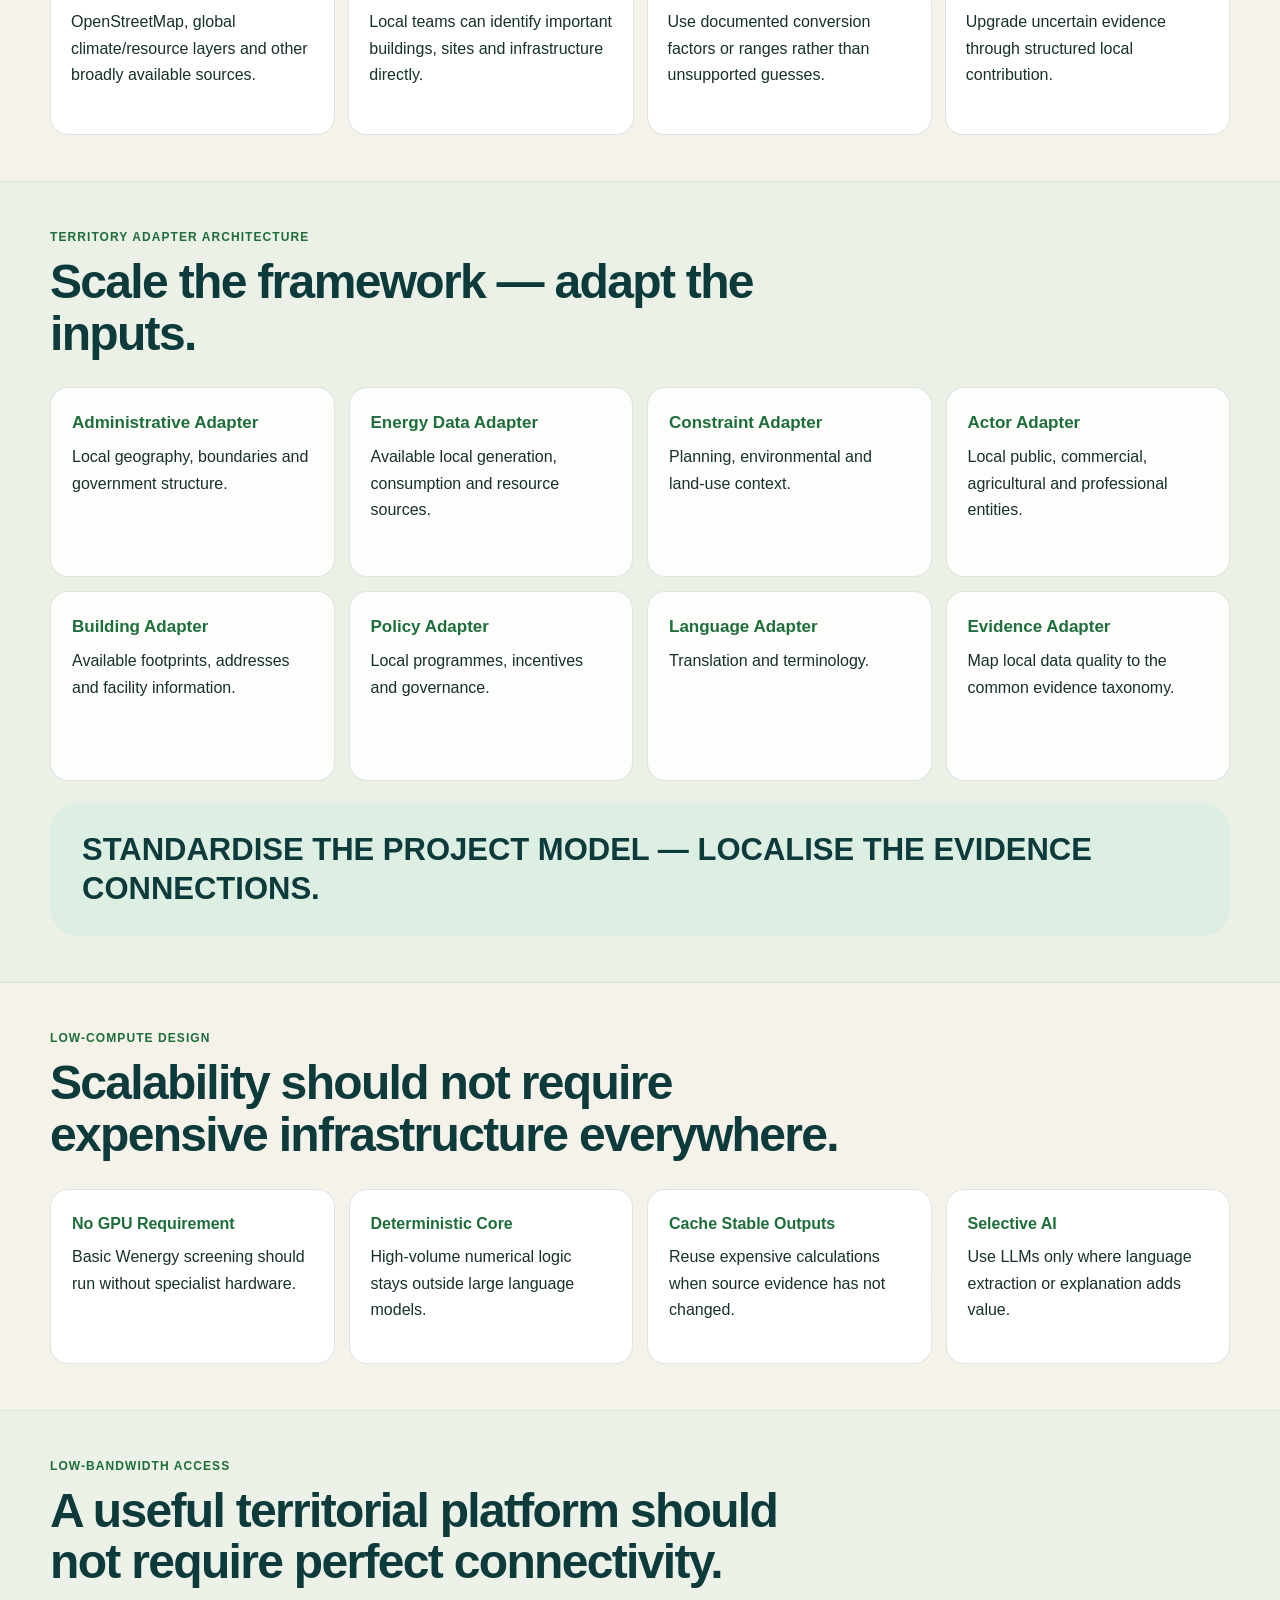
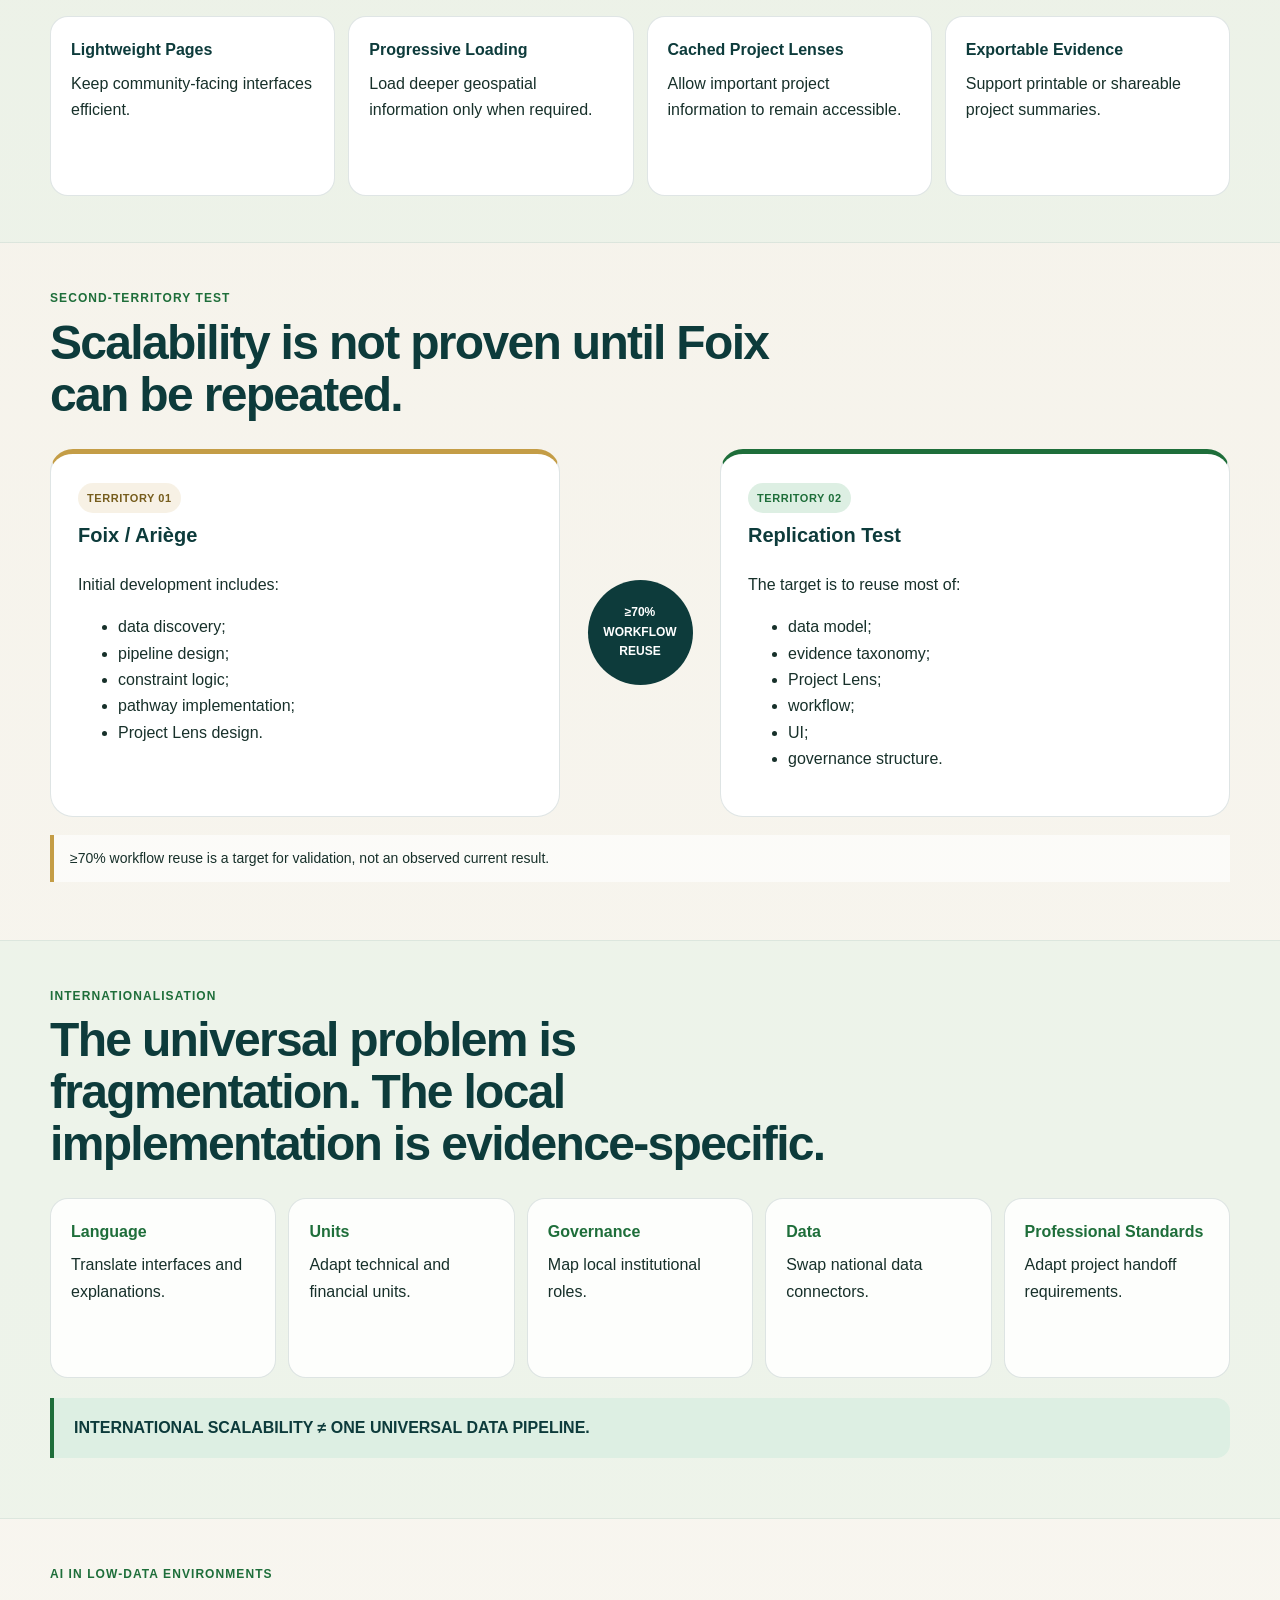
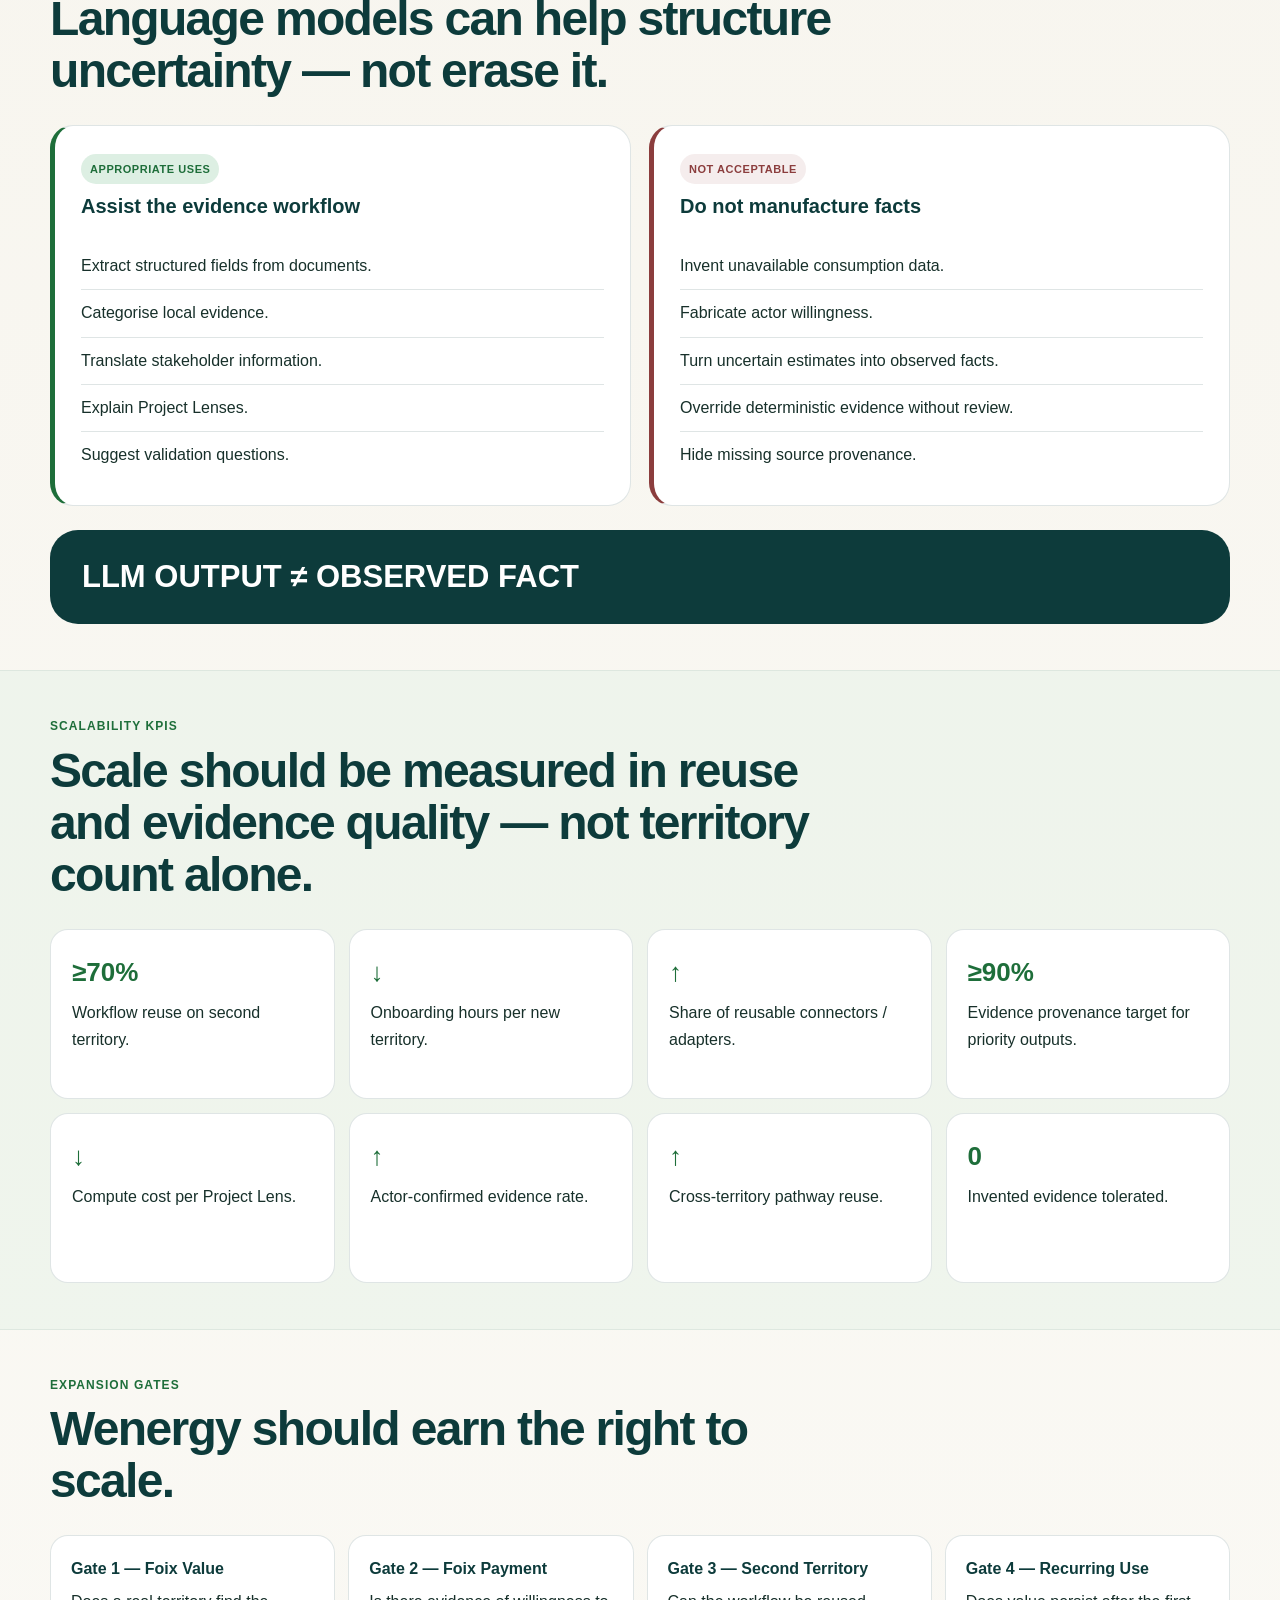
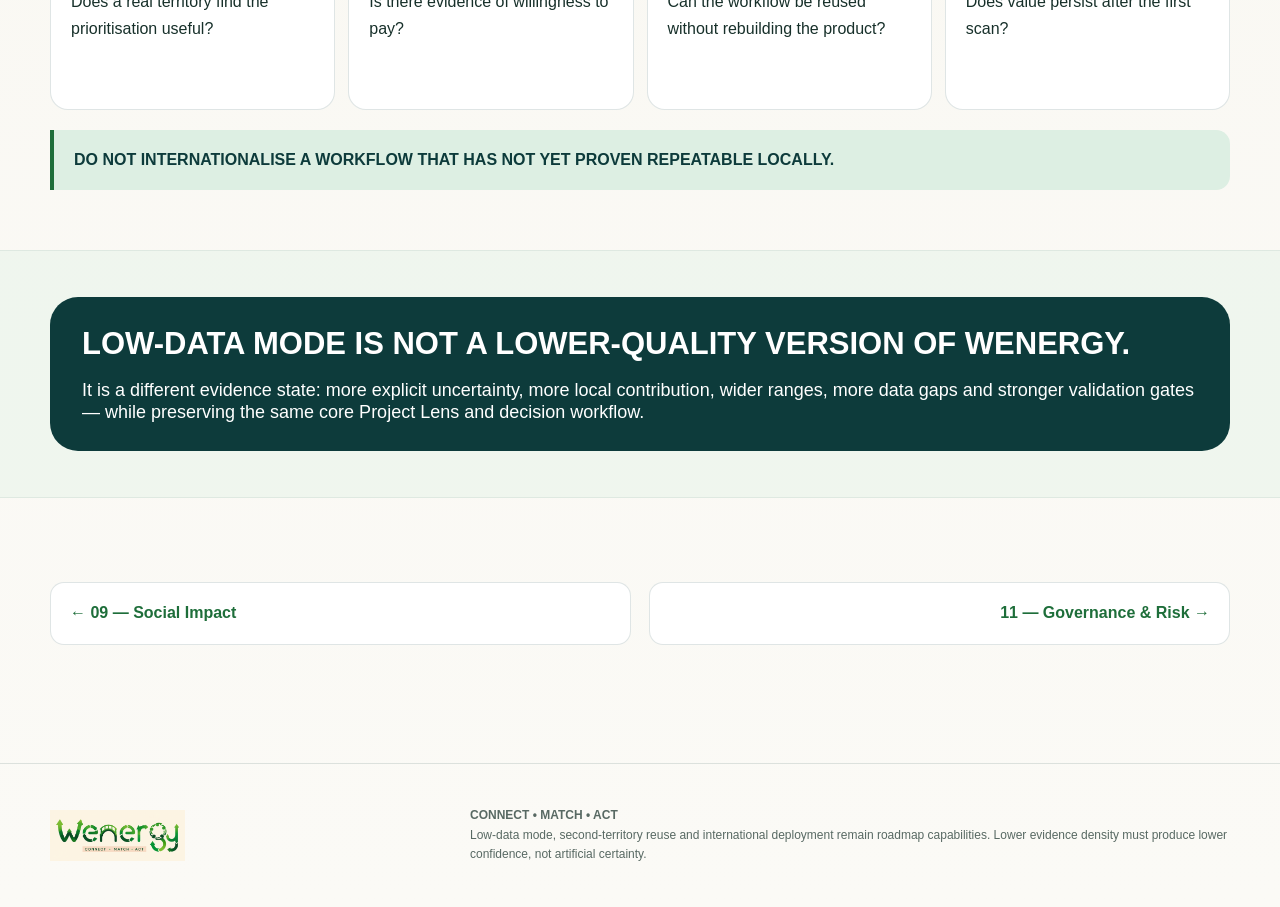
<file: business-case/10_low_data_scalability.html>
<!DOCTYPE html>
<html lang="en">
<head>
  <meta charset="UTF-8">
  <meta name="viewport" content="width=device-width, initial-scale=1.0">

  <meta name="description"
        content="Wenergy low-data scalability — evidence-adaptive territorial energy intelligence for high-data, partial-data and low-data environments.">

  <title>10 — Low-Data Scalability | Wenergy</title>

  <link rel="stylesheet" href="../assets/css/wenergy.css">

  <style>

    .scale-hero {
      position: relative;
      overflow: hidden;
    }

    .scale-hero::after {
      content: "";
      position: absolute;
      width: 630px;
      height: 630px;
      right: -310px;
      top: -350px;
      border-radius: 50%;
      background:
        radial-gradient(circle,
          rgba(46,204,113,.15),
          rgba(46,204,113,.035) 46%,
          transparent 72%);
      pointer-events: none;
    }

    .data-modes {
      display: grid;
      grid-template-columns: repeat(3,1fr);
      gap: 16px;
      margin-top: 30px;
    }

    .data-mode {
      min-height: 300px;
      padding: 27px;
      border-radius: 24px;
      background: white;
      border: 1px solid var(--border);
      position: relative;
      overflow: hidden;
      box-shadow: var(--shadow-sm);
    }

    .data-mode.high {
      border-top: 5px solid var(--forest);
    }

    .data-mode.partial {
      border-top: 5px solid var(--gold);
    }

    .data-mode.low {
      border-top: 5px solid var(--teal);
    }

    .data-mode h3 {
      font-size: 26px;
      margin-bottom: 10px;
    }

    .mode-big {
      position: absolute;
      right: 12px;
      bottom: -18px;
      font-size: 65px;
      font-weight: 900;
      color: rgba(30,110,58,.05);
      letter-spacing: -.07em;
    }

    .confidence-strip {
      display: grid;
      grid-template-columns: repeat(5,1fr);
      gap: 9px;
      margin-top: 25px;
    }

    .confidence {
      min-height: 110px;
      padding: 17px;
      border-radius: 15px;
      text-align: center;
      border: 1px solid var(--border);
      background: white;
    }

    .confidence strong {
      display: block;
      color: var(--teal);
      margin-bottom: 5px;
    }

    .confidence.high {
      background: rgba(46,204,113,.15);
    }

    .confidence.med {
      background: rgba(196,157,70,.13);
    }

    .confidence.low {
      background: rgba(234,226,207,.75);
    }

    .progressive-loop {
      display: grid;
      grid-template-columns: repeat(8,1fr);
      gap: 7px;
      align-items: stretch;
    }

    .progressive-step {
      min-height: 145px;
      padding: 15px 11px;
      border-radius: 15px;
      border: 1px solid var(--border);
      background: white;
      text-align: center;
      display: flex;
      flex-direction: column;
      justify-content: space-between;
    }

    .progressive-step strong {
      color: var(--teal);
      display: block;
      margin-bottom: 5px;
    }

    .progressive-step.highlight {
      background: var(--forest);
      color: white;
      border-color: var(--forest);
    }

    .progressive-step.highlight strong {
      color: white;
    }

    .adapter-grid {
      display: grid;
      grid-template-columns: repeat(4,1fr);
      gap: 14px;
    }

    .adapter {
      min-height: 190px;
      padding: 21px;
      border-radius: 18px;
      background: rgba(255,255,255,.86);
      border: 1px solid var(--border);
    }

    .adapter strong {
      display: block;
      color: var(--forest);
      font-size: 17px;
      margin-bottom: 7px;
    }

    .data-gap-layout {
      display: grid;
      grid-template-columns: 1.1fr .9fr;
      gap: 22px;
      align-items: stretch;
    }

    .gap-lens {
      padding: 28px;
      border-radius: 26px;
      background:
        linear-gradient(145deg,
          rgba(255,255,255,.97),
          rgba(221,239,227,.7));
      border: 1px solid var(--border);
      box-shadow: var(--shadow);
    }

    .gap-lens h3 {
      font-size: 26px;
    }

    .gap-item {
      display: grid;
      grid-template-columns: 135px 1fr;
      gap: 12px;
      padding: 11px 0;
      border-bottom: 1px solid var(--border);
    }

    .gap-item:last-child {
      border-bottom: 0;
    }

    .gap-label {
      font-size: 11px;
      text-transform: uppercase;
      font-weight: 900;
      color: var(--grey);
      letter-spacing: .05em;
    }

    .gap-value {
      color: var(--teal);
      font-weight: 700;
    }

    .gap-explain {
      padding: 27px;
      border-radius: 25px;
      background: var(--teal);
      color: white;
    }

    .gap-explain h3 {
      color: white;
      font-size: 27px;
    }

    .gap-explain p {
      opacity: .9;
    }

    .fallback-grid {
      display: grid;
      grid-template-columns: repeat(4,1fr);
      gap: 13px;
    }

    .fallback-card {
      padding: 20px;
      min-height: 180px;
      border-radius: 18px;
      background: white;
      border: 1px solid var(--border);
    }

    .fallback-card strong {
      display: block;
      color: var(--teal);
      margin-bottom: 7px;
    }

    .compute-grid {
      display: grid;
      grid-template-columns: repeat(4,1fr);
      gap: 14px;
    }

    .compute-card {
      padding: 21px;
      min-height: 175px;
      border-radius: 18px;
      background: white;
      border: 1px solid var(--border);
    }

    .compute-card strong {
      display: block;
      color: var(--forest);
      margin-bottom: 7px;
    }

    .reuse {
      display: grid;
      grid-template-columns: 1fr 120px 1fr;
      gap: 20px;
      align-items: stretch;
    }

    .reuse-card {
      padding: 27px;
      border-radius: 23px;
      background: white;
      border: 1px solid var(--border);
    }

    .reuse-card.first {
      border-top: 5px solid var(--gold);
    }

    .reuse-card.second {
      border-top: 5px solid var(--forest);
    }

    .reuse-centre {
      display: grid;
      place-items: center;
    }

    .reuse-circle {
      width: 105px;
      height: 105px;
      display: grid;
      place-items: center;
      text-align: center;
      border-radius: 50%;
      background: var(--teal);
      color: white;
      font-weight: 900;
      font-size: 12px;
    }

    .international-grid {
      display: grid;
      grid-template-columns: repeat(5,1fr);
      gap: 12px;
    }

    .international-card {
      padding: 20px;
      min-height: 180px;
      border-radius: 18px;
      background: rgba(255,255,255,.86);
      border: 1px solid var(--border);
    }

    .international-card strong {
      display: block;
      color: var(--forest);
      margin-bottom: 7px;
    }

    .llm-grid {
      display: grid;
      grid-template-columns: 1fr 1fr;
      gap: 18px;
    }

    .llm-card {
      padding: 26px;
      border-radius: 23px;
      background: white;
      border: 1px solid var(--border);
    }

    .llm-card.allowed {
      border-left: 5px solid var(--forest);
    }

    .llm-card.notallowed {
      border-left: 5px solid #8B3D3D;
    }

    .llm-item {
      padding: 10px 0;
      border-bottom: 1px solid var(--border);
    }

    .llm-item:last-child {
      border-bottom: 0;
    }

    .scalability-kpis {
      display: grid;
      grid-template-columns: repeat(4,1fr);
      gap: 14px;
    }

    .scale-kpi {
      min-height: 170px;
      padding: 21px;
      border-radius: 18px;
      background: white;
      border: 1px solid var(--border);
    }

    .scale-kpi strong {
      display: block;
      color: var(--forest);
      font-size: 26px;
      margin-bottom: 7px;
    }

    .gate-grid {
      display: grid;
      grid-template-columns: repeat(4,1fr);
      gap: 13px;
    }

    .gate-card {
      padding: 20px;
      border-radius: 18px;
      background: white;
      border: 1px solid var(--border);
      min-height: 175px;
    }

    .gate-card strong {
      display: block;
      color: var(--teal);
      margin-bottom: 7px;
    }

    @media (max-width: 1050px) {

      .progressive-loop {
        grid-template-columns: repeat(4,1fr);
      }

      .adapter-grid,
      .fallback-grid,
      .compute-grid,
      .scalability-kpis,
      .gate-grid {
        grid-template-columns: 1fr 1fr;
      }

      .international-grid {
        grid-template-columns: repeat(2,1fr);
      }

      .confidence-strip {
        grid-template-columns: repeat(3,1fr);
      }

      .data-gap-layout,
      .reuse,
      .llm-grid {
        grid-template-columns: 1fr;
      }

      .reuse-centre {
        padding: 8px 0;
      }

    }

    @media (max-width: 680px) {

      .data-modes,
      .progressive-loop,
      .adapter-grid,
      .fallback-grid,
      .compute-grid,
      .international-grid,
      .confidence-strip,
      .scalability-kpis,
      .gate-grid {
        grid-template-columns: 1fr;
      }

    }

  </style>
</head>

<body>

<header class="topbar">
  <div class="container nav">

    <a class="brand" href="../index.html">
      <img src="../assets/wenergy_logo.png" alt="Wenergy">
    </a>

    <nav class="navlinks">
      <a href="01_problem.html">01 Problem</a>
      <a href="02_solution.html">02 Solution</a>
      <a href="03_market.html">03 Market</a>
      <a href="04_competition.html">04 Competition</a>
      <a href="05_business_model.html">05 Business</a>
      <a href="06_financial_case.html">06 Financials</a>
      <a href="07_foix_pilot.html">07 Pilot</a>
      <a href="08_environmental_impact.html">08 Environment</a>
      <a href="09_social_impact.html">09 Social</a>
      <a class="active" href="10_low_data_scalability.html">10 Scale</a>
      <a href="12_roadmap.html">12 Roadmap</a>
    </nav>

  </div>
</header>

<main>

<section class="page-hero scale-hero">

  <div class="container">

    <div class="breadcrumb">
      <a href="../index.html">Wenergy</a>
      &nbsp;/&nbsp;
      Business Case
      &nbsp;/&nbsp;
      Low-Data Scalability
    </div>

    <div class="section-kicker">
      Chapter 10 / 12
    </div>

    <h1>
      Less data should mean
      <span style="color:var(--forest)">
        less certainty — not zero product.
      </span>
    </h1>

    <p class="lead">
      Wenergy's long-term scalability depends on functioning beyond territories with
      rich French open-data infrastructure. The product therefore needs an
      evidence-adaptive operating model that remains useful when data are partial,
      inconsistent or sparse.
    </p>

    <div class="actions">
      <span class="tag">Evidence Adaptive</span>
      <span class="tag">Low Data</span>
      <span class="tag">Low Compute</span>
      <span class="tag">Internationalisable</span>
    </div>

  </div>

</section>

<section class="section">

  <div class="container">

    <div class="section-head">
      <div class="section-kicker">
        Three Evidence Environments
      </div>

      <h2>
        The same product logic — different confidence.
      </h2>
    </div>

    <div class="data-modes">

      <article class="data-mode high">

        <span class="tag">HIGH-DATA</span>

        <h3>Rich territorial evidence</h3>

        <p>
          Strong public datasets, building information, actor context, energy evidence
          and planning layers.
        </p>

        <ul>
          <li>more observed inputs;</li>
          <li>higher screening confidence;</li>
          <li>richer automation;</li>
          <li>fewer initial data gaps.</li>
        </ul>

        <div class="mode-big">H</div>

      </article>

      <article class="data-mode partial">

        <span class="tag"
              style="background:rgba(196,157,70,.14);color:#765d1d">
          PARTIAL-DATA
        </span>

        <h3>Mixed observed and estimated evidence</h3>

        <p>
          Some authoritative datasets exist, but key facilities, actors or resource
          characteristics require estimation or local confirmation.
        </p>

        <ul>
          <li>observed + estimated mix;</li>
          <li>explicit uncertainty;</li>
          <li>targeted data collection;</li>
          <li>selective manual inputs.</li>
        </ul>

        <div class="mode-big">P</div>

      </article>

      <article class="data-mode low">

        <span class="tag">LOW-DATA</span>

        <h3>Sparse but not unusable</h3>

        <p>
          Minimal reliable information is combined with transparent proxies,
          broad ranges, local evidence collection and professional validation.
        </p>

        <ul>
          <li>coarser project screening;</li>
          <li>larger uncertainty bands;</li>
          <li>Data-Gap Lenses;</li>
          <li>progressive evidence building.</li>
        </ul>

        <div class="mode-big">L</div>

      </article>

    </div>

    <div class="callout callout-light" style="margin-top:24px">
      SAME PRODUCT OBJECTS — DIFFERENT EVIDENCE DENSITY — DIFFERENT CONFIDENCE.
    </div>

  </div>

</section>

<section class="section section-alt">

  <div class="container">

    <div class="section-head">
      <div class="section-kicker">
        Confidence Architecture
      </div>

      <h2>
        Confidence should degrade transparently.
      </h2>
    </div>

    <div class="confidence-strip">

      <article class="confidence high">
        <strong>HIGH</strong>
        Strong observed evidence.
      </article>

      <article class="confidence high">
        <strong>MEDIUM-HIGH</strong>
        Mostly observed with limited assumptions.
      </article>

      <article class="confidence med">
        <strong>MEDIUM</strong>
        Mixed observed and estimated evidence.
      </article>

      <article class="confidence med">
        <strong>LOW-MEDIUM</strong>
        Significant uncertainty or data gaps.
      </article>

      <article class="confidence low">
        <strong>LOW</strong>
        Early screening / proxy-led candidate.
      </article>

    </div>

    <div class="guardrail" style="margin-top:20px">
      MISSING DATA MUST LOWER CONFIDENCE — NOT BE SILENTLY REPLACED BY INVENTED PRECISION.
    </div>

  </div>

</section>

<section class="section">

  <div class="container">

    <div class="section-head">
      <div class="section-kicker">
        Progressive Evidence Loop
      </div>

      <h2>
        Low-data deployment should improve itself over time.
      </h2>
    </div>

    <div class="progressive-loop">

      <article class="progressive-step">
        <strong>Limited Data</strong>
        Minimum reliable starting evidence.
      </article>

      <article class="progressive-step">
        <strong>Transparent Estimate</strong>
        Proxy / range where justified.
      </article>

      <article class="progressive-step">
        <strong>Initial Lens</strong>
        Candidate project object.
      </article>

      <article class="progressive-step highlight">
        <strong>Data Gap</strong>
        Missing evidence becomes explicit.
      </article>

      <article class="progressive-step">
        <strong>Local Contribution</strong>
        Actors add evidence.
      </article>

      <article class="progressive-step">
        <strong>Professional Validation</strong>
        Experts review critical inputs.
      </article>

      <article class="progressive-step">
        <strong>New Observed Evidence</strong>
        Better territorial data.
      </article>

      <article class="progressive-step highlight">
        <strong>Updated Lens</strong>
        Confidence increases.
      </article>

    </div>

  </div>

</section>

<section class="section section-alt">

  <div class="container">

    <div class="section-head">
      <div class="section-kicker">
        Data-Gap Lens
      </div>

      <h2>
        A missing dataset can become a work plan.
      </h2>
    </div>

    <div class="data-gap-layout">

      <article class="gap-lens">

        <span class="tag">Illustrative Data-Gap Lens</span>

        <h3>
          Agricultural Biogas Candidate
        </h3>

        <div class="gap-item">
          <div class="gap-label">Known</div>
          <div class="gap-value">
            Farm location + broad livestock activity.
          </div>
        </div>

        <div class="gap-item">
          <div class="gap-label">Estimated</div>
          <div class="gap-value">
            Preliminary feedstock range using published factors.
          </div>
        </div>

        <div class="gap-item">
          <div class="gap-label">Missing</div>
          <div class="gap-value">
            Actual herd size, manure management, operating constraints.
          </div>
        </div>

        <div class="gap-item">
          <div class="gap-label">Confidence</div>
          <div class="gap-value">
            LOW–MEDIUM.
          </div>
        </div>

        <div class="gap-item">
          <div class="gap-label">Next Evidence</div>
          <div class="gap-value">
            Actor-confirmed farm information.
          </div>
        </div>

        <div class="gap-item">
          <div class="gap-label">Next Action</div>
          <div class="gap-value">
            Contact relevant actor before deeper project ranking.
          </div>
        </div>

      </article>

      <aside class="gap-explain">

        <span class="tag"
              style="background:rgba(255,255,255,.15);color:white">
          Product Principle
        </span>

        <h3>
          Data gaps are not product failures.
        </h3>

        <p>
          When Wenergy cannot support a high-confidence conclusion, the system
          should explain:
        </p>

        <ul>
          <li>what is missing;</li>
          <li>why it matters;</li>
          <li>who might provide it;</li>
          <li>what evidence class it would become;</li>
          <li>how the Lens should change afterward.</li>
        </ul>

      </aside>

    </div>

  </div>

</section>

<section class="section">

  <div class="container">

    <div class="section-head">
      <div class="section-kicker">
        Minimum Viable Evidence
      </div>

      <h2>
        Start with what can be trusted.
      </h2>
    </div>

    <div class="fallback-grid">

      <article class="fallback-card">
        <strong>Global / Open Data</strong>
        OpenStreetMap, global climate/resource layers and other broadly available sources.
      </article>

      <article class="fallback-card">
        <strong>Manual Facilities</strong>
        Local teams can identify important buildings, sites and infrastructure directly.
      </article>

      <article class="fallback-card">
        <strong>Published Factors</strong>
        Use documented conversion factors or ranges rather than unsupported guesses.
      </article>

      <article class="fallback-card">
        <strong>Actor Confirmation</strong>
        Upgrade uncertain evidence through structured local contribution.
      </article>

    </div>

  </div>

</section>

<section class="section section-alt">

  <div class="container">

    <div class="section-head">
      <div class="section-kicker">
        Territory Adapter Architecture
      </div>

      <h2>
        Scale the framework — adapt the inputs.
      </h2>
    </div>

    <div class="adapter-grid">

      <article class="adapter">
        <strong>Administrative Adapter</strong>
        Local geography, boundaries and government structure.
      </article>

      <article class="adapter">
        <strong>Energy Data Adapter</strong>
        Available local generation, consumption and resource sources.
      </article>

      <article class="adapter">
        <strong>Constraint Adapter</strong>
        Planning, environmental and land-use context.
      </article>

      <article class="adapter">
        <strong>Actor Adapter</strong>
        Local public, commercial, agricultural and professional entities.
      </article>

      <article class="adapter">
        <strong>Building Adapter</strong>
        Available footprints, addresses and facility information.
      </article>

      <article class="adapter">
        <strong>Policy Adapter</strong>
        Local programmes, incentives and governance.
      </article>

      <article class="adapter">
        <strong>Language Adapter</strong>
        Translation and terminology.
      </article>

      <article class="adapter">
        <strong>Evidence Adapter</strong>
        Map local data quality to the common evidence taxonomy.
      </article>

    </div>

    <div class="callout callout-light" style="margin-top:22px">
      STANDARDISE THE PROJECT MODEL — LOCALISE THE EVIDENCE CONNECTIONS.
    </div>

  </div>

</section>

<section class="section">

  <div class="container">

    <div class="section-head">
      <div class="section-kicker">
        Low-Compute Design
      </div>

      <h2>
        Scalability should not require expensive infrastructure everywhere.
      </h2>
    </div>

    <div class="compute-grid">

      <article class="compute-card">
        <strong>No GPU Requirement</strong>
        Basic Wenergy screening should run without specialist hardware.
      </article>

      <article class="compute-card">
        <strong>Deterministic Core</strong>
        High-volume numerical logic stays outside large language models.
      </article>

      <article class="compute-card">
        <strong>Cache Stable Outputs</strong>
        Reuse expensive calculations when source evidence has not changed.
      </article>

      <article class="compute-card">
        <strong>Selective AI</strong>
        Use LLMs only where language extraction or explanation adds value.
      </article>

    </div>

  </div>

</section>

<section class="section section-alt">

  <div class="container">

    <div class="section-head">
      <div class="section-kicker">
        Low-Bandwidth Access
      </div>

      <h2>
        A useful territorial platform should not require perfect connectivity.
      </h2>
    </div>

    <div class="fallback-grid">

      <article class="fallback-card">
        <strong>Lightweight Pages</strong>
        Keep community-facing interfaces efficient.
      </article>

      <article class="fallback-card">
        <strong>Progressive Loading</strong>
        Load deeper geospatial information only when required.
      </article>

      <article class="fallback-card">
        <strong>Cached Project Lenses</strong>
        Allow important project information to remain accessible.
      </article>

      <article class="fallback-card">
        <strong>Exportable Evidence</strong>
        Support printable or shareable project summaries.
      </article>

    </div>

  </div>

</section>

<section class="section">

  <div class="container">

    <div class="section-head">
      <div class="section-kicker">
        Second-Territory Test
      </div>

      <h2>
        Scalability is not proven until Foix can be repeated.
      </h2>
    </div>

    <div class="reuse">

      <article class="reuse-card first">

        <span class="tag"
              style="background:rgba(196,157,70,.14);color:#765d1d">
          Territory 01
        </span>

        <h3>Foix / Ariège</h3>

        <p>
          Initial development includes:
        </p>

        <ul>
          <li>data discovery;</li>
          <li>pipeline design;</li>
          <li>constraint logic;</li>
          <li>pathway implementation;</li>
          <li>Project Lens design.</li>
        </ul>

      </article>

      <div class="reuse-centre">
        <div class="reuse-circle">
          ≥70%
          WORKFLOW
          REUSE
        </div>
      </div>

      <article class="reuse-card second">

        <span class="tag">
          Territory 02
        </span>

        <h3>Replication Test</h3>

        <p>
          The target is to reuse most of:
        </p>

        <ul>
          <li>data model;</li>
          <li>evidence taxonomy;</li>
          <li>Project Lens;</li>
          <li>workflow;</li>
          <li>UI;</li>
          <li>governance structure.</li>
        </ul>

      </article>

    </div>

    <div class="source" style="margin-top:18px">
      ≥70% workflow reuse is a target for validation, not an observed current result.
    </div>

  </div>

</section>

<section class="section section-alt">

  <div class="container">

    <div class="section-head">
      <div class="section-kicker">
        Internationalisation
      </div>

      <h2>
        The universal problem is fragmentation.
        The local implementation is evidence-specific.
      </h2>
    </div>

    <div class="international-grid">

      <article class="international-card">
        <strong>Language</strong>
        Translate interfaces and explanations.
      </article>

      <article class="international-card">
        <strong>Units</strong>
        Adapt technical and financial units.
      </article>

      <article class="international-card">
        <strong>Governance</strong>
        Map local institutional roles.
      </article>

      <article class="international-card">
        <strong>Data</strong>
        Swap national data connectors.
      </article>

      <article class="international-card">
        <strong>Professional Standards</strong>
        Adapt project handoff requirements.
      </article>

    </div>

    <div class="guardrail" style="margin-top:20px">
      INTERNATIONAL SCALABILITY ≠ ONE UNIVERSAL DATA PIPELINE.
    </div>

  </div>

</section>

<section class="section">

  <div class="container">

    <div class="section-head">
      <div class="section-kicker">
        AI in Low-Data Environments
      </div>

      <h2>
        Language models can help structure uncertainty — not erase it.
      </h2>
    </div>

    <div class="llm-grid">

      <article class="llm-card allowed">

        <span class="tag">Appropriate Uses</span>

        <h3>Assist the evidence workflow</h3>

        <div class="llm-item">
          Extract structured fields from documents.
        </div>

        <div class="llm-item">
          Categorise local evidence.
        </div>

        <div class="llm-item">
          Translate stakeholder information.
        </div>

        <div class="llm-item">
          Explain Project Lenses.
        </div>

        <div class="llm-item">
          Suggest validation questions.
        </div>

      </article>

      <article class="llm-card notallowed">

        <span class="tag"
              style="background:rgba(139,61,61,.09);color:#8B3D3D">
          Not Acceptable
        </span>

        <h3>Do not manufacture facts</h3>

        <div class="llm-item">
          Invent unavailable consumption data.
        </div>

        <div class="llm-item">
          Fabricate actor willingness.
        </div>

        <div class="llm-item">
          Turn uncertain estimates into observed facts.
        </div>

        <div class="llm-item">
          Override deterministic evidence without review.
        </div>

        <div class="llm-item">
          Hide missing source provenance.
        </div>

      </article>

    </div>

    <div class="callout" style="margin-top:24px">
      LLM OUTPUT ≠ OBSERVED FACT
    </div>

  </div>

</section>

<section class="section section-alt">

  <div class="container">

    <div class="section-head">
      <div class="section-kicker">
        Scalability KPIs
      </div>

      <h2>
        Scale should be measured in reuse and evidence quality — not territory count alone.
      </h2>
    </div>

    <div class="scalability-kpis">

      <article class="scale-kpi">
        <strong>≥70%</strong>
        Workflow reuse on second territory.
      </article>

      <article class="scale-kpi">
        <strong>↓</strong>
        Onboarding hours per new territory.
      </article>

      <article class="scale-kpi">
        <strong>↑</strong>
        Share of reusable connectors / adapters.
      </article>

      <article class="scale-kpi">
        <strong>≥90%</strong>
        Evidence provenance target for priority outputs.
      </article>

      <article class="scale-kpi">
        <strong>↓</strong>
        Compute cost per Project Lens.
      </article>

      <article class="scale-kpi">
        <strong>↑</strong>
        Actor-confirmed evidence rate.
      </article>

      <article class="scale-kpi">
        <strong>↑</strong>
        Cross-territory pathway reuse.
      </article>

      <article class="scale-kpi">
        <strong>0</strong>
        Invented evidence tolerated.
      </article>

    </div>

  </div>

</section>

<section class="section">

  <div class="container">

    <div class="section-head">
      <div class="section-kicker">
        Expansion Gates
      </div>

      <h2>
        Wenergy should earn the right to scale.
      </h2>
    </div>

    <div class="gate-grid">

      <article class="gate-card">
        <strong>Gate 1 — Foix Value</strong>
        Does a real territory find the prioritisation useful?
      </article>

      <article class="gate-card">
        <strong>Gate 2 — Foix Payment</strong>
        Is there evidence of willingness to pay?
      </article>

      <article class="gate-card">
        <strong>Gate 3 — Second Territory</strong>
        Can the workflow be reused without rebuilding the product?
      </article>

      <article class="gate-card">
        <strong>Gate 4 — Recurring Use</strong>
        Does value persist after the first scan?
      </article>

    </div>

    <div class="guardrail" style="margin-top:20px">
      DO NOT INTERNATIONALISE A WORKFLOW THAT HAS NOT YET PROVEN REPEATABLE LOCALLY.
    </div>

  </div>

</section>

<section class="section section-alt">

  <div class="container">

    <div class="callout">

      LOW-DATA MODE IS NOT A LOWER-QUALITY VERSION OF WENERGY.

      <small style="font-size:18px;opacity:1;margin-top:15px">
        It is a different evidence state: more explicit uncertainty, more local
        contribution, wider ranges, more data gaps and stronger validation gates —
        while preserving the same core Project Lens and decision workflow.
      </small>

    </div>

  </div>

</section>

<section class="section">

  <div class="container">

    <div class="page-nav">

      <a href="09_social_impact.html">
        ← 09 — Social Impact
      </a>

      <a href="11_governance_risk.html">
        11 — Governance & Risk →
      </a>

    </div>

  </div>

</section>

</main>

<footer class="footer">

  <div class="container footer-grid">

    <img src="../assets/wenergy_logo.png" alt="Wenergy">

    <div class="disclaimer">
      <strong>CONNECT • MATCH • ACT</strong><br>
      Low-data mode, second-territory reuse and international deployment remain
      roadmap capabilities. Lower evidence density must produce lower confidence,
      not artificial certainty.
    </div>

  </div>

</footer>

</body>
</html>
</file>
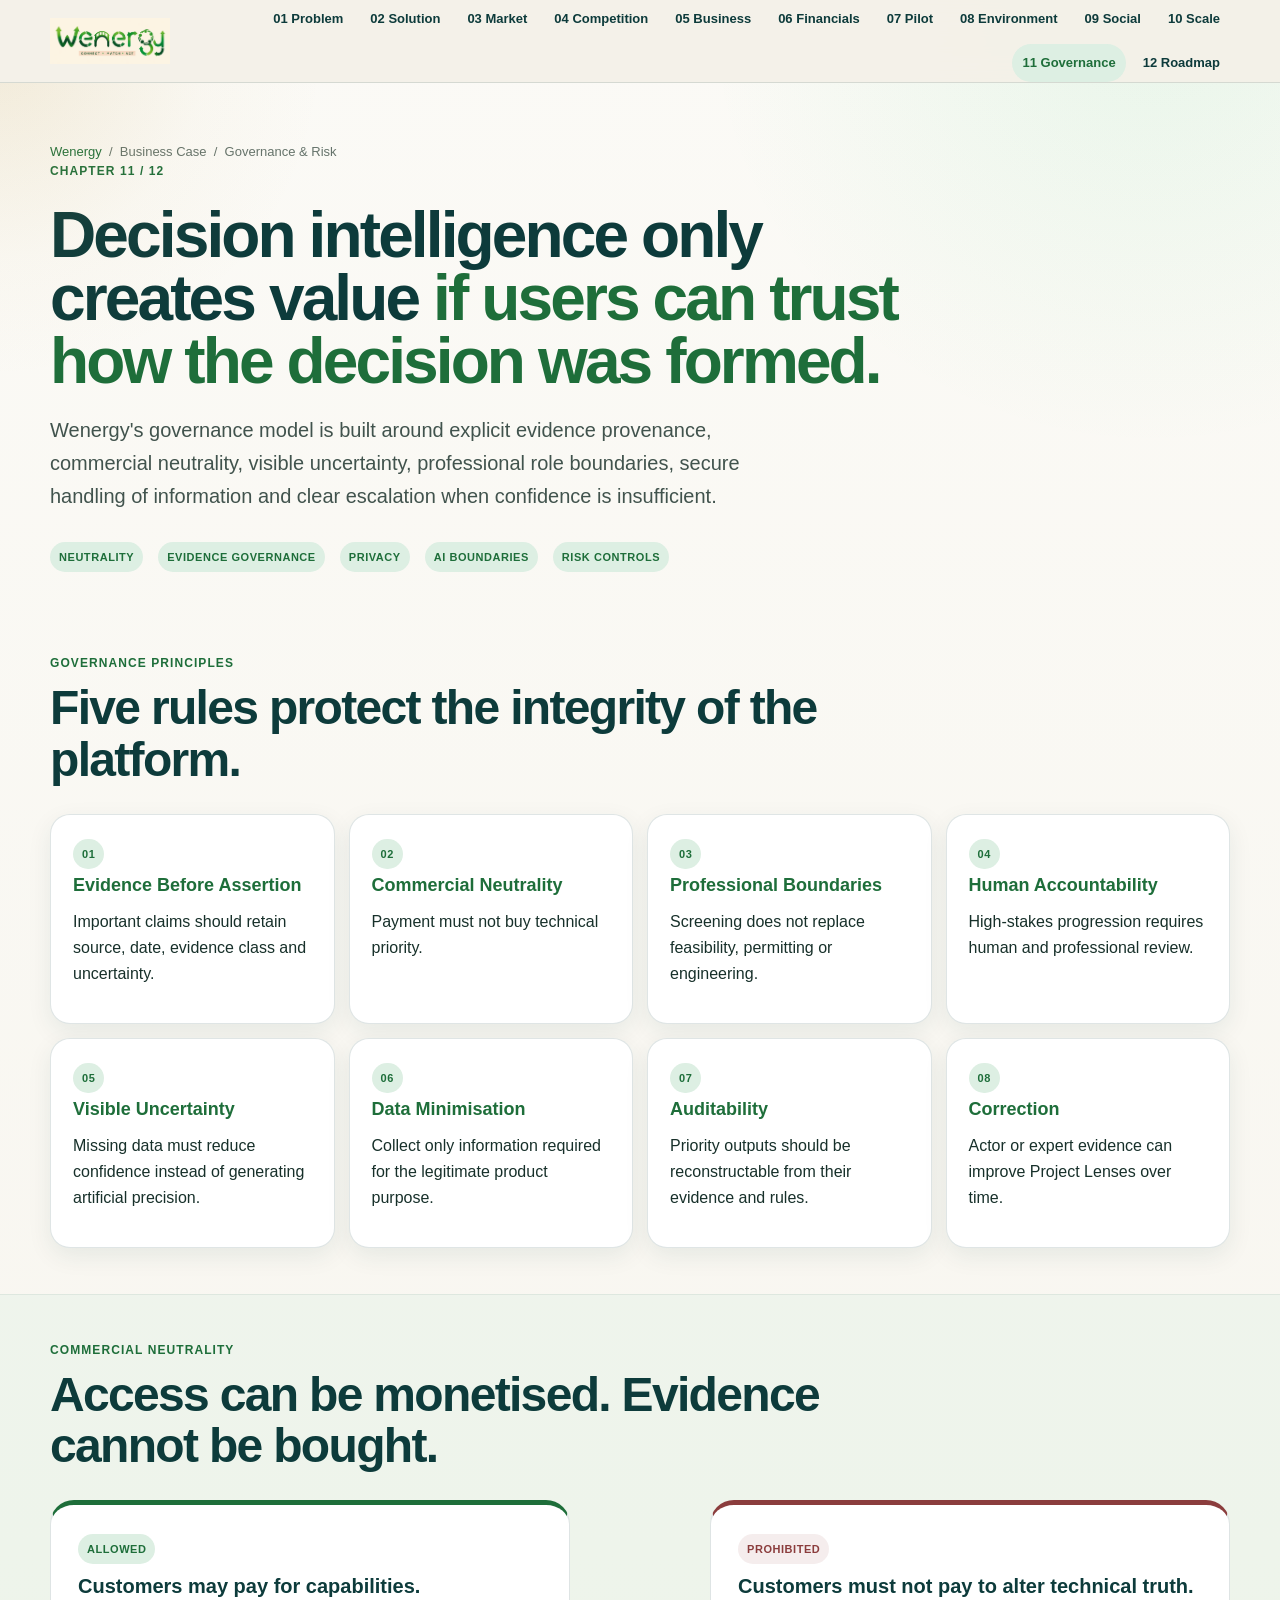
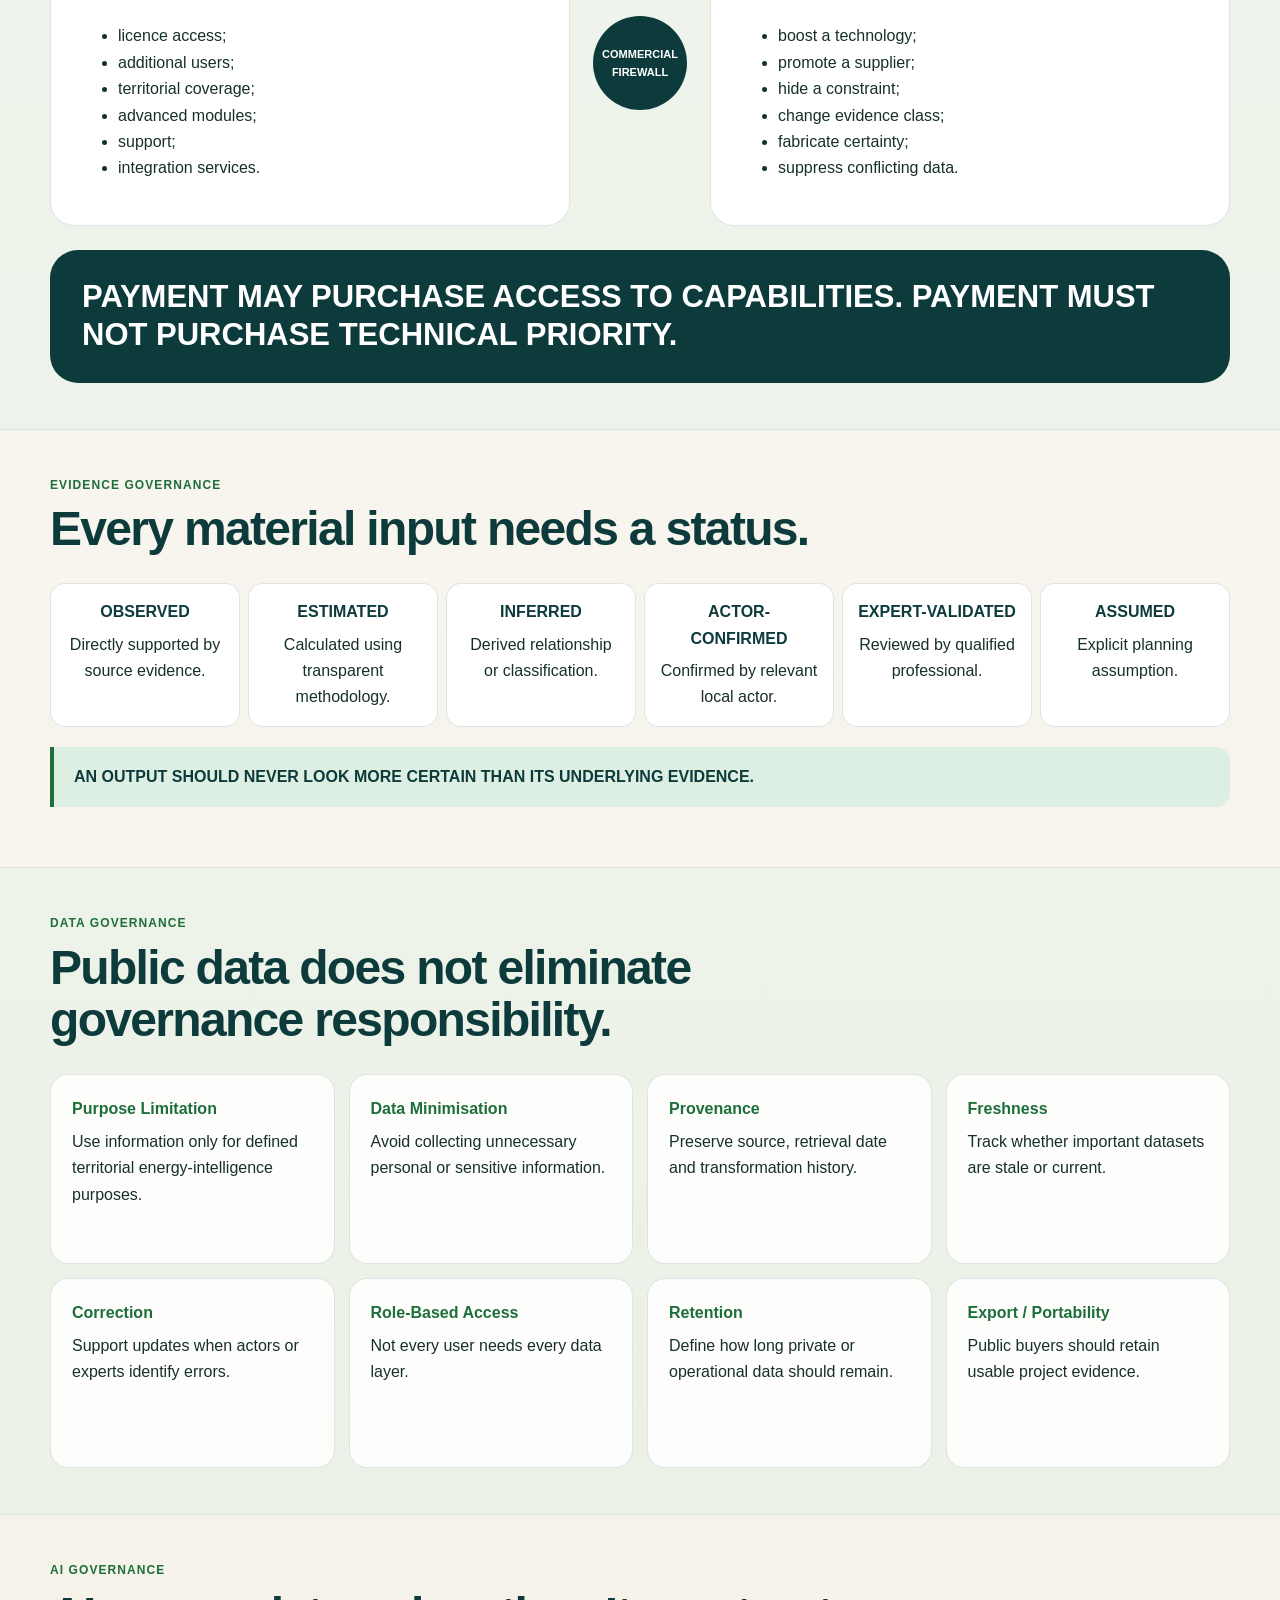
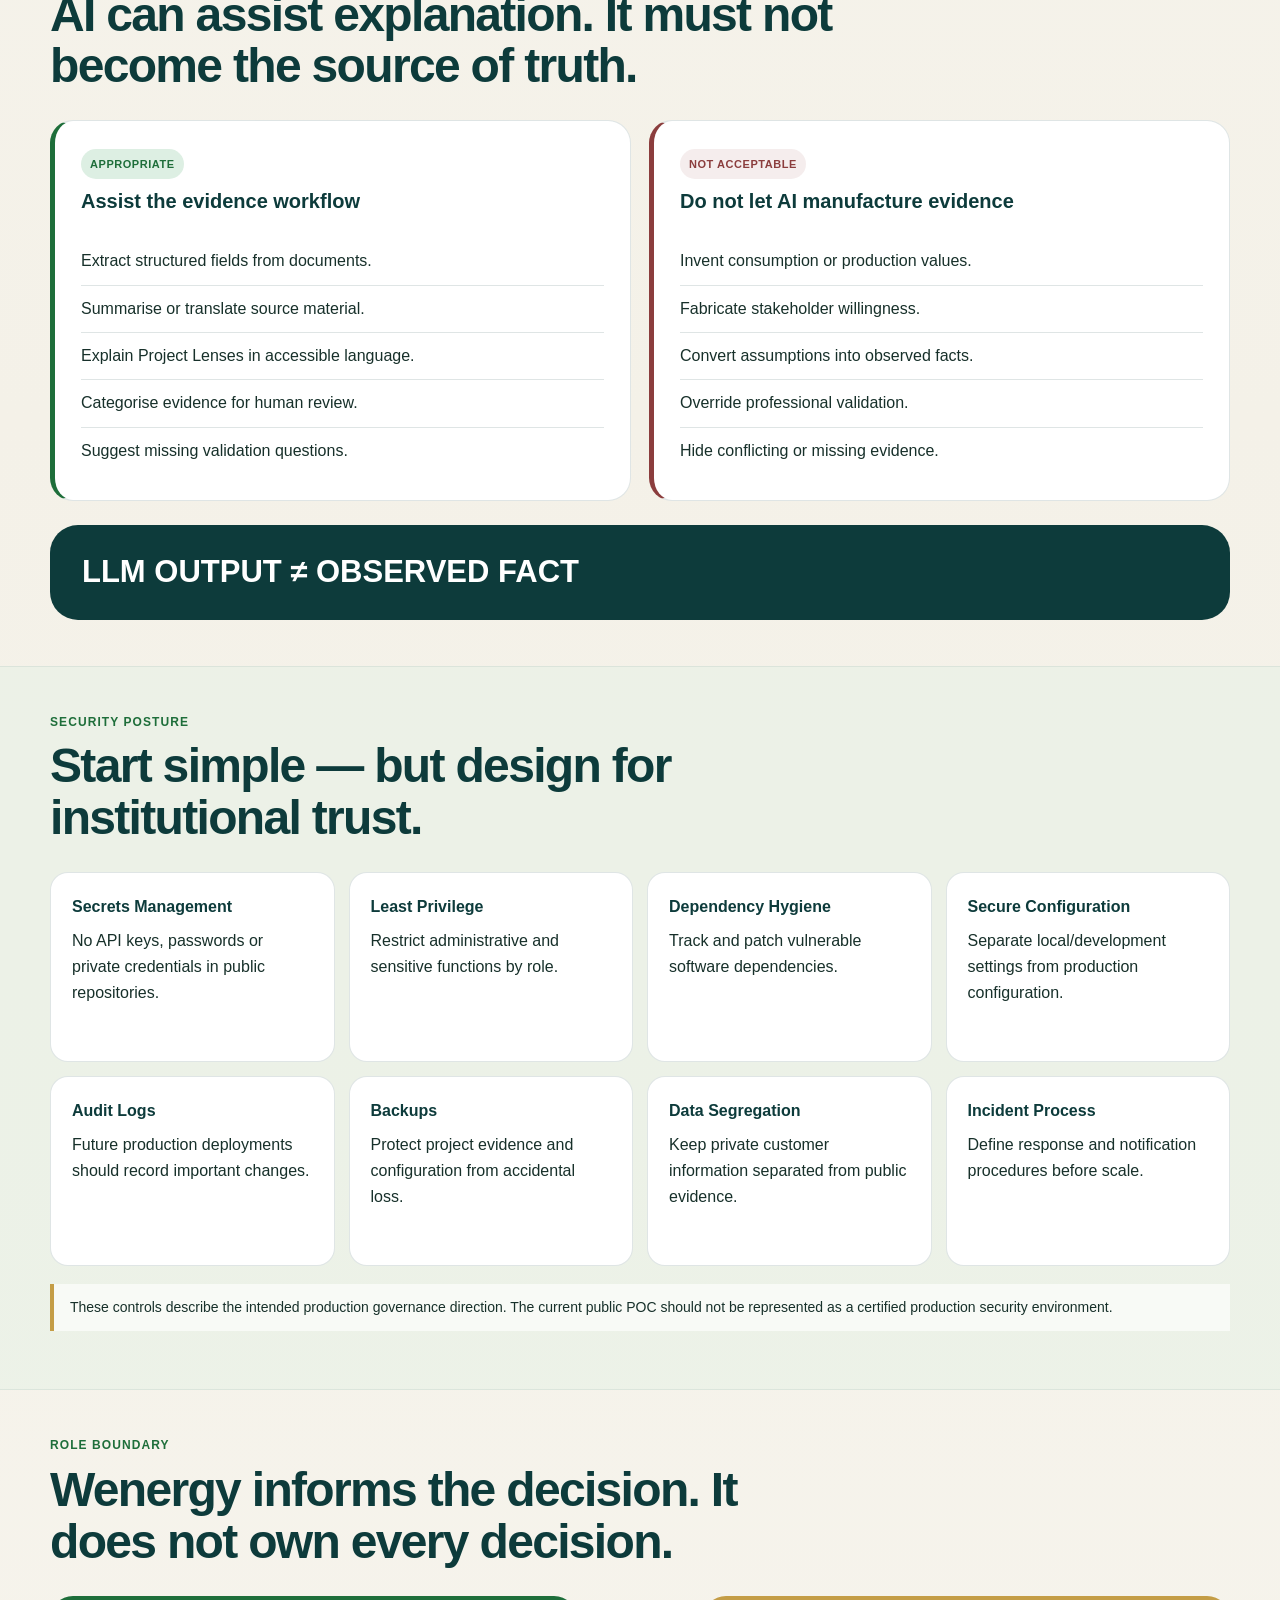
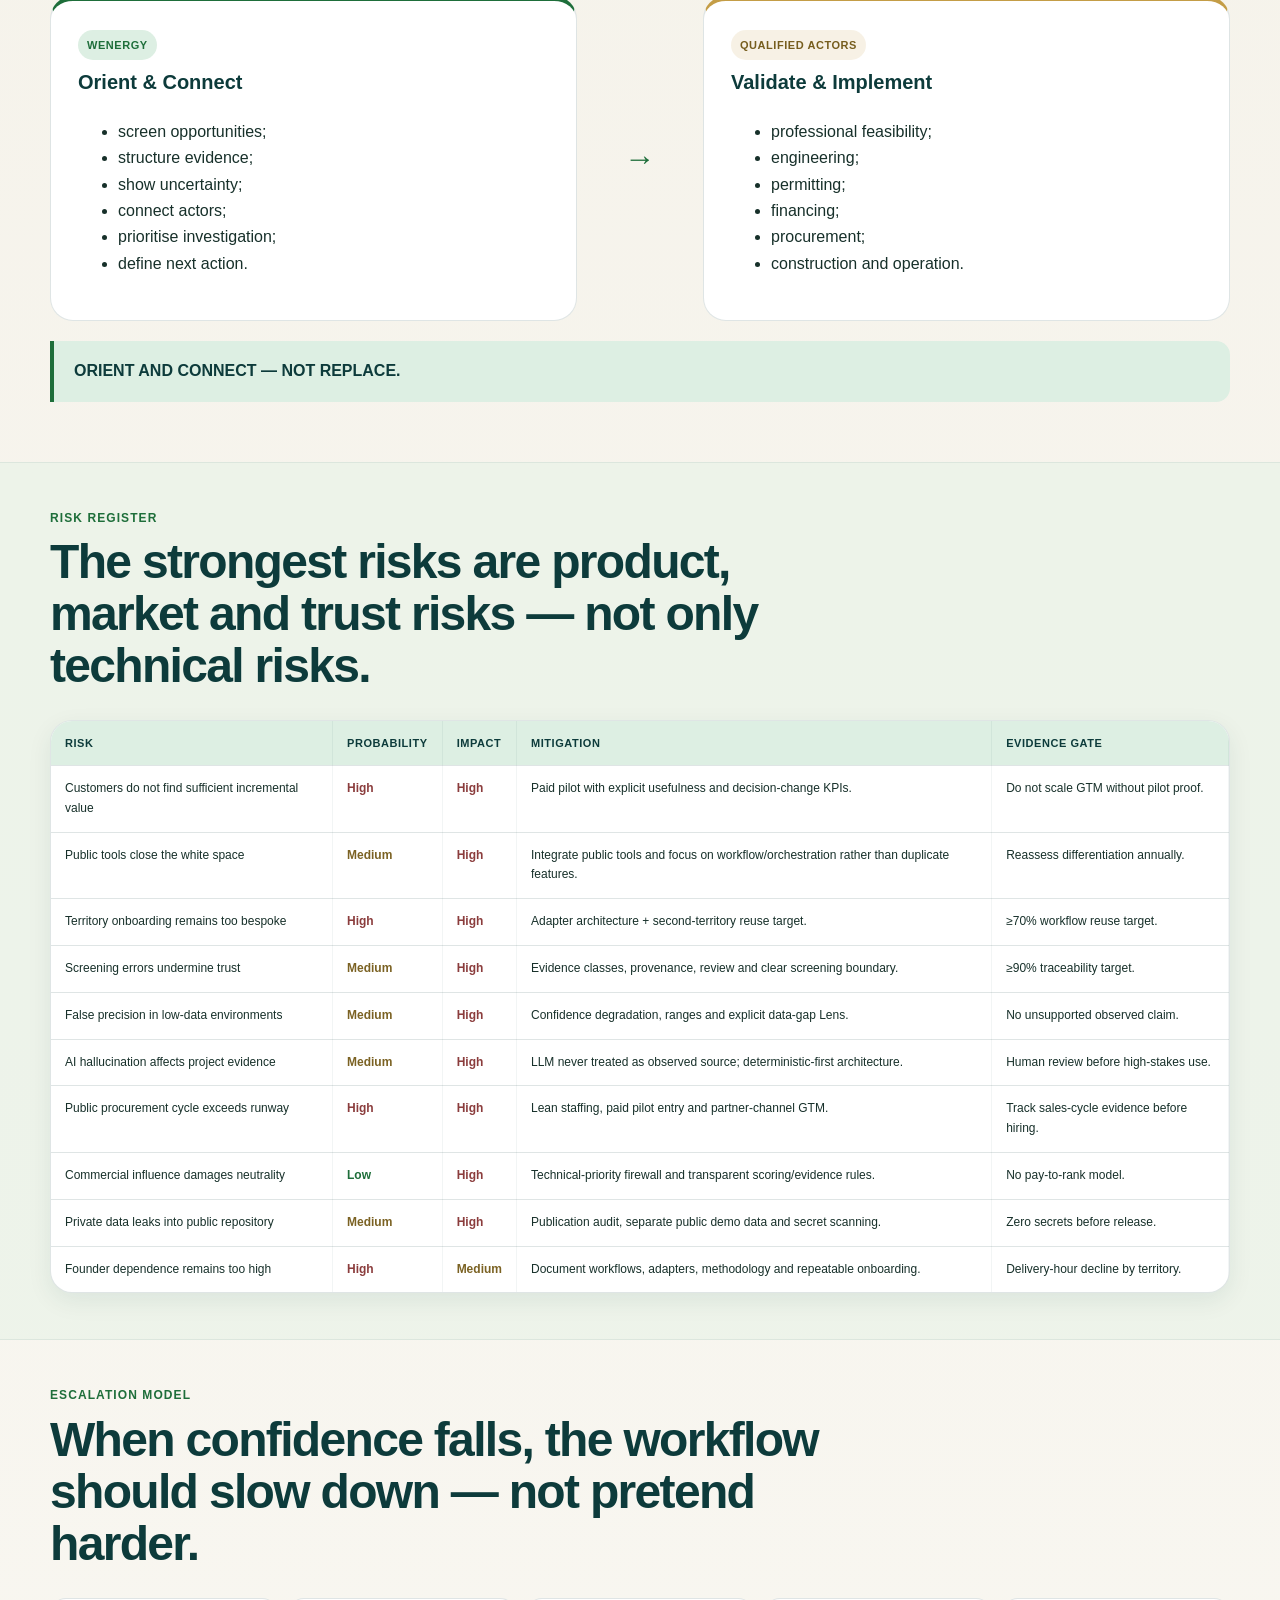
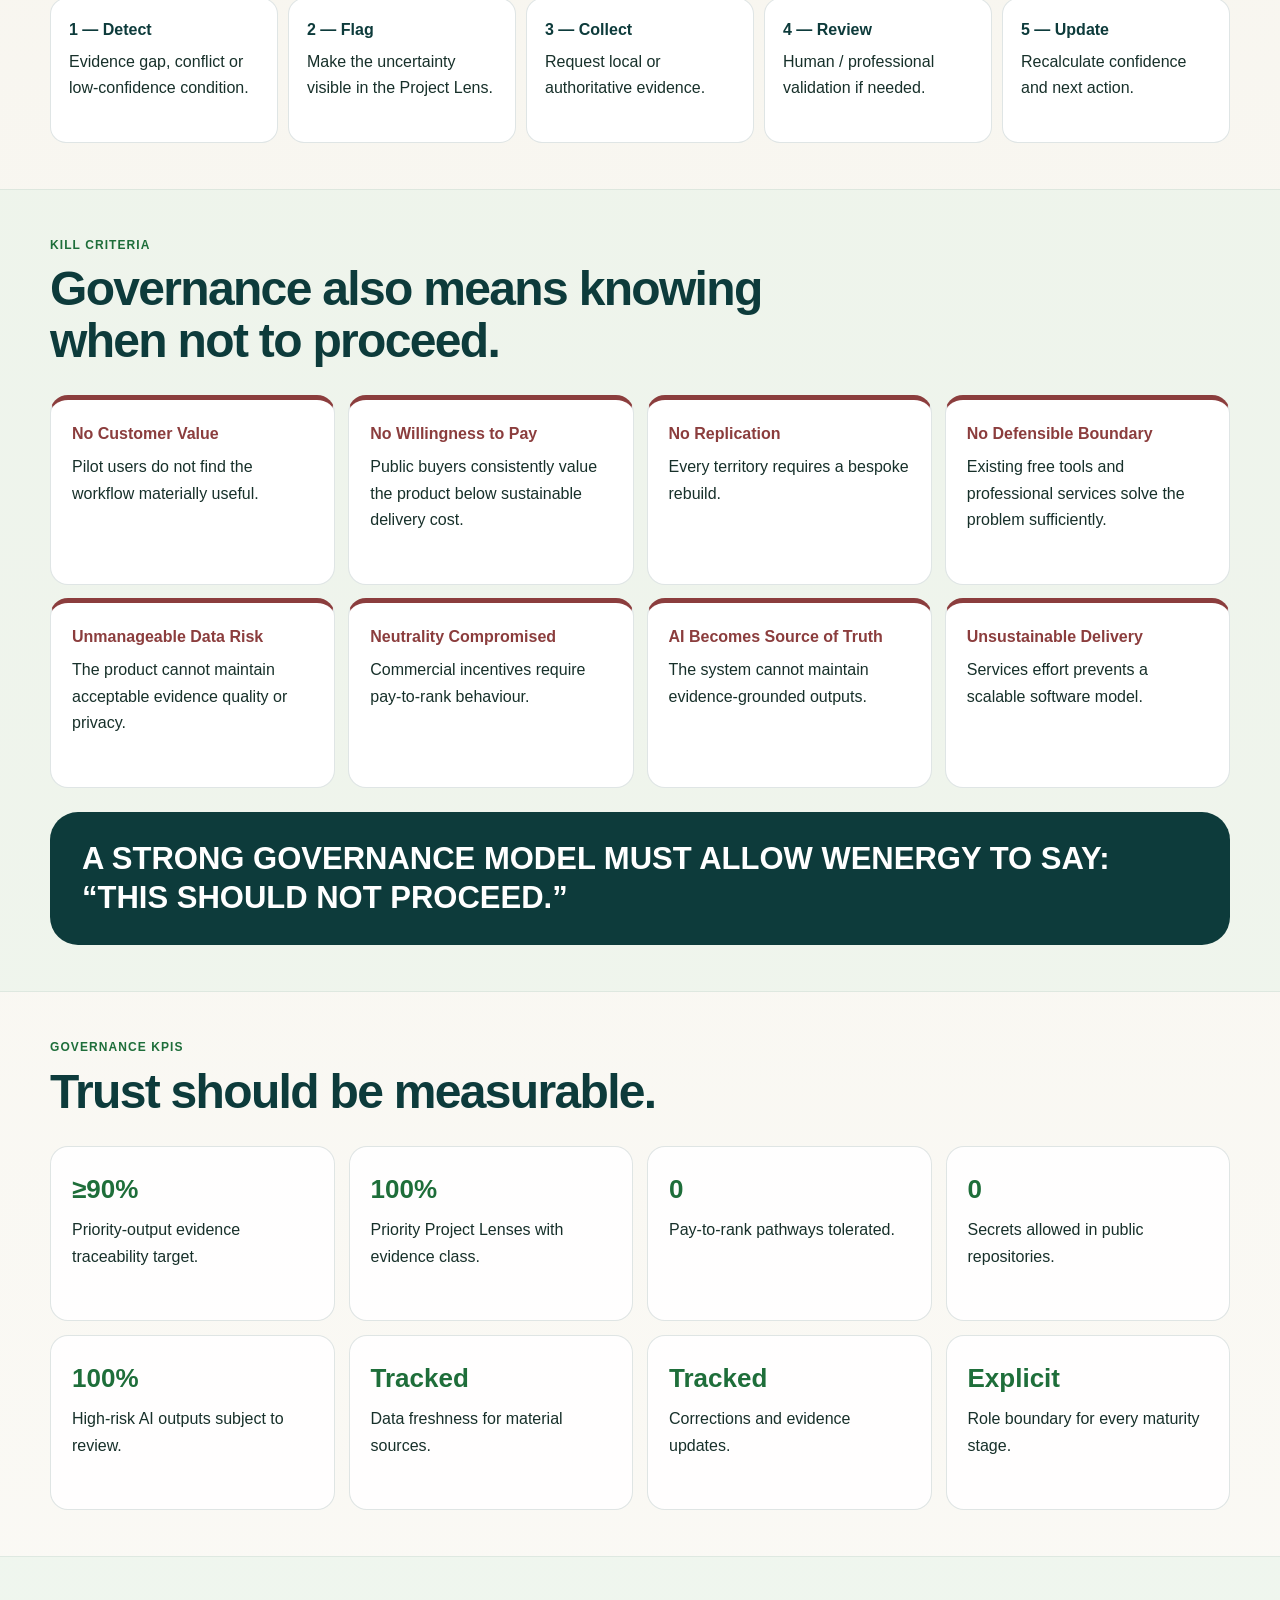
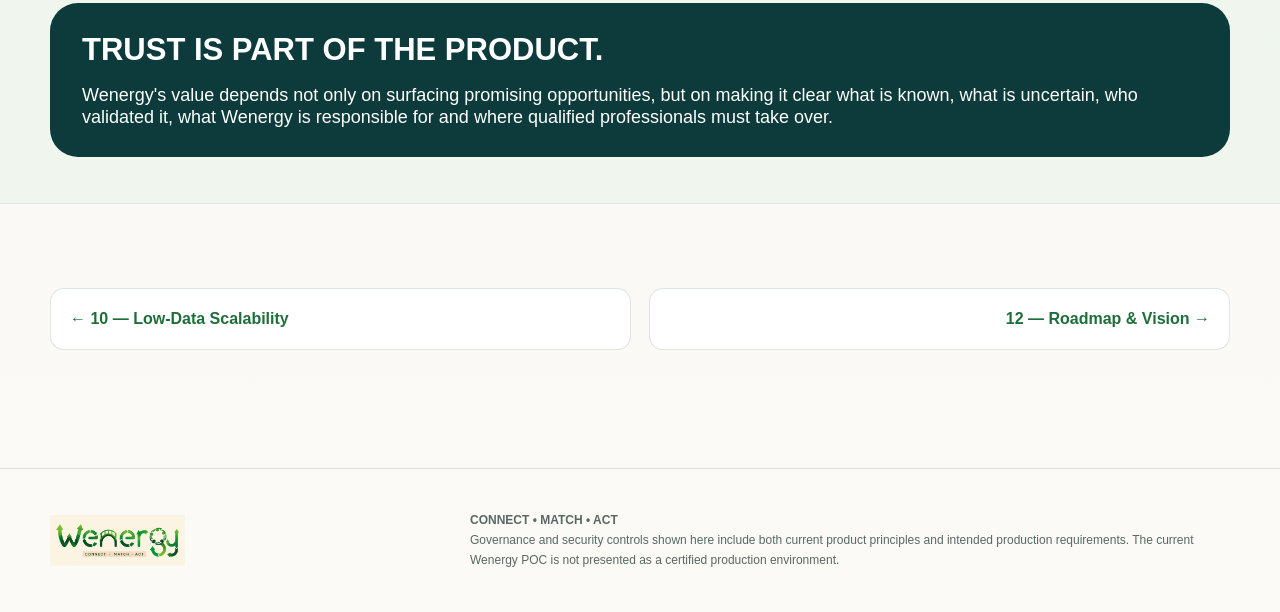
<file: business-case/11_governance_risk.html>
<!DOCTYPE html>
<html lang="en">
<head>
  <meta charset="UTF-8">
  <meta name="viewport" content="width=device-width, initial-scale=1.0">

  <meta name="description"
        content="Wenergy governance and risk — neutrality, evidence governance, privacy, AI boundaries, security, risk mitigation and escalation criteria.">

  <title>11 — Governance & Risk | Wenergy</title>

  <link rel="stylesheet" href="../assets/css/wenergy.css">

  <style>

    .gov-hero {
      position: relative;
      overflow: hidden;
    }

    .gov-hero::after {
      content: "";
      position: absolute;
      width: 650px;
      height: 650px;
      left: -330px;
      top: -360px;
      border-radius: 50%;
      background:
        radial-gradient(circle,
          rgba(196,157,70,.17),
          rgba(196,157,70,.03) 46%,
          transparent 72%);
      pointer-events: none;
    }

    .principle-grid {
      display: grid;
      grid-template-columns: repeat(4,1fr);
      gap: 14px;
    }

    .principle-card {
      min-height: 210px;
      padding: 22px;
      border-radius: 20px;
      background: white;
      border: 1px solid var(--border);
      box-shadow: var(--shadow-sm);
    }

    .principle-card strong {
      display: block;
      color: var(--forest);
      font-size: 18px;
      margin-bottom: 8px;
    }

    .neutrality-flow {
      display: grid;
      grid-template-columns: 1fr 100px 1fr;
      gap: 20px;
      align-items: stretch;
    }

    .neutrality-card {
      padding: 27px;
      border-radius: 24px;
      background: white;
      border: 1px solid var(--border);
    }

    .neutrality-card.allowed {
      border-top: 5px solid var(--forest);
    }

    .neutrality-card.blocked {
      border-top: 5px solid #8B3D3D;
    }

    .neutrality-centre {
      display: grid;
      place-items: center;
    }

    .neutrality-circle {
      width: 94px;
      height: 94px;
      display: grid;
      place-items: center;
      text-align: center;
      border-radius: 50%;
      background: var(--teal);
      color: white;
      font-weight: 900;
      font-size: 11px;
    }

    .evidence-stack {
      display: grid;
      grid-template-columns: repeat(6,1fr);
      gap: 8px;
    }

    .evidence-card {
      min-height: 135px;
      padding: 15px;
      border-radius: 15px;
      border: 1px solid var(--border);
      background: white;
      text-align: center;
    }

    .evidence-card strong {
      display: block;
      color: var(--teal);
      margin-bottom: 6px;
    }

    .data-governance-grid {
      display: grid;
      grid-template-columns: repeat(4,1fr);
      gap: 14px;
    }

    .data-card {
      min-height: 190px;
      padding: 21px;
      border-radius: 18px;
      background: rgba(255,255,255,.86);
      border: 1px solid var(--border);
    }

    .data-card strong {
      display: block;
      color: var(--forest);
      margin-bottom: 7px;
    }

    .ai-grid {
      display: grid;
      grid-template-columns: 1fr 1fr;
      gap: 18px;
    }

    .ai-card {
      padding: 26px;
      border-radius: 23px;
      background: white;
      border: 1px solid var(--border);
    }

    .ai-card.good {
      border-left: 5px solid var(--forest);
    }

    .ai-card.bad {
      border-left: 5px solid #8B3D3D;
    }

    .ai-item {
      padding: 10px 0;
      border-bottom: 1px solid var(--border);
    }

    .ai-item:last-child {
      border-bottom: 0;
    }

    .security-grid {
      display: grid;
      grid-template-columns: repeat(4,1fr);
      gap: 14px;
    }

    .security-card {
      min-height: 190px;
      padding: 21px;
      border-radius: 18px;
      background: white;
      border: 1px solid var(--border);
    }

    .security-card strong {
      display: block;
      color: var(--teal);
      margin-bottom: 7px;
    }

    .risk-table-wrap {
      overflow-x: auto;
      border-radius: 22px;
      border: 1px solid var(--border);
      background: white;
      box-shadow: var(--shadow-sm);
    }

    .risk-table {
      width: 100%;
      min-width: 1100px;
      border-collapse: collapse;
    }

    .risk-table th,
    .risk-table td {
      padding: 13px 14px;
      border-bottom: 1px solid var(--border);
      border-right: 1px solid rgba(13,59,59,.05);
      text-align: left;
      vertical-align: top;
      font-size: 12px;
    }

    .risk-table th {
      background: var(--mint);
      color: var(--teal);
      text-transform: uppercase;
      font-size: 11px;
      letter-spacing: .05em;
    }

    .risk-high {
      color: #8B3D3D;
      font-weight: 900;
    }

    .risk-medium {
      color: #7b6223;
      font-weight: 900;
    }

    .risk-low {
      color: var(--forest);
      font-weight: 900;
    }

    .escalation {
      display: grid;
      grid-template-columns: repeat(5,1fr);
      gap: 10px;
    }

    .escalation-step {
      min-height: 145px;
      padding: 18px;
      border-radius: 16px;
      background: white;
      border: 1px solid var(--border);
    }

    .escalation-step strong {
      display: block;
      color: var(--teal);
      margin-bottom: 6px;
    }

    .kill-grid {
      display: grid;
      grid-template-columns: repeat(4,1fr);
      gap: 13px;
    }

    .kill-card {
      min-height: 190px;
      padding: 21px;
      border-radius: 18px;
      background: white;
      border: 1px solid var(--border);
      border-top: 5px solid #8B3D3D;
    }

    .kill-card strong {
      display: block;
      color: #8B3D3D;
      margin-bottom: 7px;
    }

    .decision-boundary {
      display: grid;
      grid-template-columns: 1fr 90px 1fr;
      gap: 18px;
      align-items: stretch;
    }

    .boundary-card {
      padding: 27px;
      border-radius: 23px;
      background: white;
      border: 1px solid var(--border);
    }

    .boundary-card.wenergy {
      border-top: 5px solid var(--forest);
    }

    .boundary-card.external {
      border-top: 5px solid var(--gold);
    }

    .boundary-arrow {
      display: grid;
      place-items: center;
      font-size: 31px;
      color: var(--forest);
      font-weight: 900;
    }

    .governance-kpis {
      display: grid;
      grid-template-columns: repeat(4,1fr);
      gap: 14px;
    }

    .gov-kpi {
      min-height: 175px;
      padding: 21px;
      border-radius: 18px;
      background: rgba(255,255,255,.86);
      border: 1px solid var(--border);
    }

    .gov-kpi strong {
      display: block;
      color: var(--forest);
      font-size: 26px;
      margin-bottom: 7px;
    }

    @media (max-width: 1050px) {

      .principle-grid,
      .data-governance-grid,
      .security-grid,
      .kill-grid,
      .governance-kpis {
        grid-template-columns: 1fr 1fr;
      }

      .evidence-stack {
        grid-template-columns: repeat(3,1fr);
      }

      .escalation {
        grid-template-columns: repeat(3,1fr);
      }

      .neutrality-flow,
      .ai-grid,
      .decision-boundary {
        grid-template-columns: 1fr;
      }

      .neutrality-centre,
      .boundary-arrow {
        padding: 8px 0;
      }

    }

    @media (max-width: 680px) {

      .principle-grid,
      .data-governance-grid,
      .security-grid,
      .kill-grid,
      .governance-kpis,
      .evidence-stack,
      .escalation {
        grid-template-columns: 1fr;
      }

    }

  </style>
</head>

<body>

<header class="topbar">
  <div class="container nav">

    <a class="brand" href="../index.html">
      <img src="../assets/wenergy_logo.png" alt="Wenergy">
    </a>

    <nav class="navlinks">
      <a href="01_problem.html">01 Problem</a>
      <a href="02_solution.html">02 Solution</a>
      <a href="03_market.html">03 Market</a>
      <a href="04_competition.html">04 Competition</a>
      <a href="05_business_model.html">05 Business</a>
      <a href="06_financial_case.html">06 Financials</a>
      <a href="07_foix_pilot.html">07 Pilot</a>
      <a href="08_environmental_impact.html">08 Environment</a>
      <a href="09_social_impact.html">09 Social</a>
      <a href="10_low_data_scalability.html">10 Scale</a>
      <a class="active" href="11_governance_risk.html">11 Governance</a>
      <a href="12_roadmap.html">12 Roadmap</a>
    </nav>

  </div>
</header>

<main>

<section class="page-hero gov-hero">

  <div class="container">

    <div class="breadcrumb">
      <a href="../index.html">Wenergy</a>
      &nbsp;/&nbsp;
      Business Case
      &nbsp;/&nbsp;
      Governance & Risk
    </div>

    <div class="section-kicker">
      Chapter 11 / 12
    </div>

    <h1>
      Decision intelligence only creates value
      <span style="color:var(--forest)">
        if users can trust how the decision was formed.
      </span>
    </h1>

    <p class="lead">
      Wenergy's governance model is built around explicit evidence provenance,
      commercial neutrality, visible uncertainty, professional role boundaries,
      secure handling of information and clear escalation when confidence is insufficient.
    </p>

    <div class="actions">
      <span class="tag">Neutrality</span>
      <span class="tag">Evidence Governance</span>
      <span class="tag">Privacy</span>
      <span class="tag">AI Boundaries</span>
      <span class="tag">Risk Controls</span>
    </div>

  </div>

</section>

<section class="section">

  <div class="container">

    <div class="section-head">
      <div class="section-kicker">
        Governance Principles
      </div>

      <h2>
        Five rules protect the integrity of the platform.
      </h2>
    </div>

    <div class="principle-grid">

      <article class="principle-card">
        <span class="tag">01</span>
        <strong>Evidence Before Assertion</strong>
        Important claims should retain source, date, evidence class and uncertainty.
      </article>

      <article class="principle-card">
        <span class="tag">02</span>
        <strong>Commercial Neutrality</strong>
        Payment must not buy technical priority.
      </article>

      <article class="principle-card">
        <span class="tag">03</span>
        <strong>Professional Boundaries</strong>
        Screening does not replace feasibility, permitting or engineering.
      </article>

      <article class="principle-card">
        <span class="tag">04</span>
        <strong>Human Accountability</strong>
        High-stakes progression requires human and professional review.
      </article>

      <article class="principle-card">
        <span class="tag">05</span>
        <strong>Visible Uncertainty</strong>
        Missing data must reduce confidence instead of generating artificial precision.
      </article>

      <article class="principle-card">
        <span class="tag">06</span>
        <strong>Data Minimisation</strong>
        Collect only information required for the legitimate product purpose.
      </article>

      <article class="principle-card">
        <span class="tag">07</span>
        <strong>Auditability</strong>
        Priority outputs should be reconstructable from their evidence and rules.
      </article>

      <article class="principle-card">
        <span class="tag">08</span>
        <strong>Correction</strong>
        Actor or expert evidence can improve Project Lenses over time.
      </article>

    </div>

  </div>

</section>

<section class="section section-alt">

  <div class="container">

    <div class="section-head">
      <div class="section-kicker">
        Commercial Neutrality
      </div>

      <h2>
        Access can be monetised.
        Evidence cannot be bought.
      </h2>
    </div>

    <div class="neutrality-flow">

      <article class="neutrality-card allowed">

        <span class="tag">Allowed</span>

        <h3>Customers may pay for capabilities.</h3>

        <ul>
          <li>licence access;</li>
          <li>additional users;</li>
          <li>territorial coverage;</li>
          <li>advanced modules;</li>
          <li>support;</li>
          <li>integration services.</li>
        </ul>

      </article>

      <div class="neutrality-centre">

        <div class="neutrality-circle">
          COMMERCIAL
          FIREWALL
        </div>

      </div>

      <article class="neutrality-card blocked">

        <span class="tag"
              style="background:rgba(139,61,61,.09);color:#8B3D3D">
          Prohibited
        </span>

        <h3>Customers must not pay to alter technical truth.</h3>

        <ul>
          <li>boost a technology;</li>
          <li>promote a supplier;</li>
          <li>hide a constraint;</li>
          <li>change evidence class;</li>
          <li>fabricate certainty;</li>
          <li>suppress conflicting data.</li>
        </ul>

      </article>

    </div>

    <div class="callout" style="margin-top:24px">
      PAYMENT MAY PURCHASE ACCESS TO CAPABILITIES.
      PAYMENT MUST NOT PURCHASE TECHNICAL PRIORITY.
    </div>

  </div>

</section>

<section class="section">

  <div class="container">

    <div class="section-head">
      <div class="section-kicker">
        Evidence Governance
      </div>

      <h2>
        Every material input needs a status.
      </h2>
    </div>

    <div class="evidence-stack">

      <article class="evidence-card">
        <strong>OBSERVED</strong>
        Directly supported by source evidence.
      </article>

      <article class="evidence-card">
        <strong>ESTIMATED</strong>
        Calculated using transparent methodology.
      </article>

      <article class="evidence-card">
        <strong>INFERRED</strong>
        Derived relationship or classification.
      </article>

      <article class="evidence-card">
        <strong>ACTOR-CONFIRMED</strong>
        Confirmed by relevant local actor.
      </article>

      <article class="evidence-card">
        <strong>EXPERT-VALIDATED</strong>
        Reviewed by qualified professional.
      </article>

      <article class="evidence-card">
        <strong>ASSUMED</strong>
        Explicit planning assumption.
      </article>

    </div>

    <div class="guardrail" style="margin-top:20px">
      AN OUTPUT SHOULD NEVER LOOK MORE CERTAIN THAN ITS UNDERLYING EVIDENCE.
    </div>

  </div>

</section>

<section class="section section-alt">

  <div class="container">

    <div class="section-head">
      <div class="section-kicker">
        Data Governance
      </div>

      <h2>
        Public data does not eliminate governance responsibility.
      </h2>
    </div>

    <div class="data-governance-grid">

      <article class="data-card">
        <strong>Purpose Limitation</strong>
        Use information only for defined territorial energy-intelligence purposes.
      </article>

      <article class="data-card">
        <strong>Data Minimisation</strong>
        Avoid collecting unnecessary personal or sensitive information.
      </article>

      <article class="data-card">
        <strong>Provenance</strong>
        Preserve source, retrieval date and transformation history.
      </article>

      <article class="data-card">
        <strong>Freshness</strong>
        Track whether important datasets are stale or current.
      </article>

      <article class="data-card">
        <strong>Correction</strong>
        Support updates when actors or experts identify errors.
      </article>

      <article class="data-card">
        <strong>Role-Based Access</strong>
        Not every user needs every data layer.
      </article>

      <article class="data-card">
        <strong>Retention</strong>
        Define how long private or operational data should remain.
      </article>

      <article class="data-card">
        <strong>Export / Portability</strong>
        Public buyers should retain usable project evidence.
      </article>

    </div>

  </div>

</section>

<section class="section">

  <div class="container">

    <div class="section-head">
      <div class="section-kicker">
        AI Governance
      </div>

      <h2>
        AI can assist explanation.
        It must not become the source of truth.
      </h2>
    </div>

    <div class="ai-grid">

      <article class="ai-card good">

        <span class="tag">Appropriate</span>

        <h3>Assist the evidence workflow</h3>

        <div class="ai-item">
          Extract structured fields from documents.
        </div>

        <div class="ai-item">
          Summarise or translate source material.
        </div>

        <div class="ai-item">
          Explain Project Lenses in accessible language.
        </div>

        <div class="ai-item">
          Categorise evidence for human review.
        </div>

        <div class="ai-item">
          Suggest missing validation questions.
        </div>

      </article>

      <article class="ai-card bad">

        <span class="tag"
              style="background:rgba(139,61,61,.09);color:#8B3D3D">
          Not Acceptable
        </span>

        <h3>Do not let AI manufacture evidence</h3>

        <div class="ai-item">
          Invent consumption or production values.
        </div>

        <div class="ai-item">
          Fabricate stakeholder willingness.
        </div>

        <div class="ai-item">
          Convert assumptions into observed facts.
        </div>

        <div class="ai-item">
          Override professional validation.
        </div>

        <div class="ai-item">
          Hide conflicting or missing evidence.
        </div>

      </article>

    </div>

    <div class="callout" style="margin-top:24px">
      LLM OUTPUT ≠ OBSERVED FACT
    </div>

  </div>

</section>

<section class="section section-alt">

  <div class="container">

    <div class="section-head">
      <div class="section-kicker">
        Security Posture
      </div>

      <h2>
        Start simple — but design for institutional trust.
      </h2>
    </div>

    <div class="security-grid">

      <article class="security-card">
        <strong>Secrets Management</strong>
        No API keys, passwords or private credentials in public repositories.
      </article>

      <article class="security-card">
        <strong>Least Privilege</strong>
        Restrict administrative and sensitive functions by role.
      </article>

      <article class="security-card">
        <strong>Dependency Hygiene</strong>
        Track and patch vulnerable software dependencies.
      </article>

      <article class="security-card">
        <strong>Secure Configuration</strong>
        Separate local/development settings from production configuration.
      </article>

      <article class="security-card">
        <strong>Audit Logs</strong>
        Future production deployments should record important changes.
      </article>

      <article class="security-card">
        <strong>Backups</strong>
        Protect project evidence and configuration from accidental loss.
      </article>

      <article class="security-card">
        <strong>Data Segregation</strong>
        Keep private customer information separated from public evidence.
      </article>

      <article class="security-card">
        <strong>Incident Process</strong>
        Define response and notification procedures before scale.
      </article>

    </div>

    <div class="source" style="margin-top:18px">
      These controls describe the intended production governance direction.
      The current public POC should not be represented as a certified production security environment.
    </div>

  </div>

</section>

<section class="section">

  <div class="container">

    <div class="section-head">
      <div class="section-kicker">
        Role Boundary
      </div>

      <h2>
        Wenergy informs the decision.
        It does not own every decision.
      </h2>
    </div>

    <div class="decision-boundary">

      <article class="boundary-card wenergy">

        <span class="tag">Wenergy</span>

        <h3>Orient & Connect</h3>

        <ul>
          <li>screen opportunities;</li>
          <li>structure evidence;</li>
          <li>show uncertainty;</li>
          <li>connect actors;</li>
          <li>prioritise investigation;</li>
          <li>define next action.</li>
        </ul>

      </article>

      <div class="boundary-arrow">
        →
      </div>

      <article class="boundary-card external">

        <span class="tag"
              style="background:rgba(196,157,70,.14);color:#765d1d">
          Qualified Actors
        </span>

        <h3>Validate & Implement</h3>

        <ul>
          <li>professional feasibility;</li>
          <li>engineering;</li>
          <li>permitting;</li>
          <li>financing;</li>
          <li>procurement;</li>
          <li>construction and operation.</li>
        </ul>

      </article>

    </div>

    <div class="guardrail" style="margin-top:20px">
      ORIENT AND CONNECT — NOT REPLACE.
    </div>

  </div>

</section>

<section class="section section-alt">

  <div class="container">

    <div class="section-head">
      <div class="section-kicker">
        Risk Register
      </div>

      <h2>
        The strongest risks are product, market and trust risks — not only technical risks.
      </h2>
    </div>

    <div class="risk-table-wrap">

      <table class="risk-table">

        <thead>
          <tr>
            <th>Risk</th>
            <th>Probability</th>
            <th>Impact</th>
            <th>Mitigation</th>
            <th>Evidence Gate</th>
          </tr>
        </thead>

        <tbody>

          <tr>
            <td>Customers do not find sufficient incremental value</td>
            <td class="risk-high">High</td>
            <td class="risk-high">High</td>
            <td>Paid pilot with explicit usefulness and decision-change KPIs.</td>
            <td>Do not scale GTM without pilot proof.</td>
          </tr>

          <tr>
            <td>Public tools close the white space</td>
            <td class="risk-medium">Medium</td>
            <td class="risk-high">High</td>
            <td>Integrate public tools and focus on workflow/orchestration rather than duplicate features.</td>
            <td>Reassess differentiation annually.</td>
          </tr>

          <tr>
            <td>Territory onboarding remains too bespoke</td>
            <td class="risk-high">High</td>
            <td class="risk-high">High</td>
            <td>Adapter architecture + second-territory reuse target.</td>
            <td>≥70% workflow reuse target.</td>
          </tr>

          <tr>
            <td>Screening errors undermine trust</td>
            <td class="risk-medium">Medium</td>
            <td class="risk-high">High</td>
            <td>Evidence classes, provenance, review and clear screening boundary.</td>
            <td>≥90% traceability target.</td>
          </tr>

          <tr>
            <td>False precision in low-data environments</td>
            <td class="risk-medium">Medium</td>
            <td class="risk-high">High</td>
            <td>Confidence degradation, ranges and explicit data-gap Lens.</td>
            <td>No unsupported observed claim.</td>
          </tr>

          <tr>
            <td>AI hallucination affects project evidence</td>
            <td class="risk-medium">Medium</td>
            <td class="risk-high">High</td>
            <td>LLM never treated as observed source; deterministic-first architecture.</td>
            <td>Human review before high-stakes use.</td>
          </tr>

          <tr>
            <td>Public procurement cycle exceeds runway</td>
            <td class="risk-high">High</td>
            <td class="risk-high">High</td>
            <td>Lean staffing, paid pilot entry and partner-channel GTM.</td>
            <td>Track sales-cycle evidence before hiring.</td>
          </tr>

          <tr>
            <td>Commercial influence damages neutrality</td>
            <td class="risk-low">Low</td>
            <td class="risk-high">High</td>
            <td>Technical-priority firewall and transparent scoring/evidence rules.</td>
            <td>No pay-to-rank model.</td>
          </tr>

          <tr>
            <td>Private data leaks into public repository</td>
            <td class="risk-medium">Medium</td>
            <td class="risk-high">High</td>
            <td>Publication audit, separate public demo data and secret scanning.</td>
            <td>Zero secrets before release.</td>
          </tr>

          <tr>
            <td>Founder dependence remains too high</td>
            <td class="risk-high">High</td>
            <td class="risk-medium">Medium</td>
            <td>Document workflows, adapters, methodology and repeatable onboarding.</td>
            <td>Delivery-hour decline by territory.</td>
          </tr>

        </tbody>

      </table>

    </div>

  </div>

</section>

<section class="section">

  <div class="container">

    <div class="section-head">
      <div class="section-kicker">
        Escalation Model
      </div>

      <h2>
        When confidence falls, the workflow should slow down — not pretend harder.
      </h2>
    </div>

    <div class="escalation">

      <article class="escalation-step">
        <strong>1 — Detect</strong>
        Evidence gap, conflict or low-confidence condition.
      </article>

      <article class="escalation-step">
        <strong>2 — Flag</strong>
        Make the uncertainty visible in the Project Lens.
      </article>

      <article class="escalation-step">
        <strong>3 — Collect</strong>
        Request local or authoritative evidence.
      </article>

      <article class="escalation-step">
        <strong>4 — Review</strong>
        Human / professional validation if needed.
      </article>

      <article class="escalation-step">
        <strong>5 — Update</strong>
        Recalculate confidence and next action.
      </article>

    </div>

  </div>

</section>

<section class="section section-alt">

  <div class="container">

    <div class="section-head">
      <div class="section-kicker">
        Kill Criteria
      </div>

      <h2>
        Governance also means knowing when not to proceed.
      </h2>
    </div>

    <div class="kill-grid">

      <article class="kill-card">
        <strong>No Customer Value</strong>
        Pilot users do not find the workflow materially useful.
      </article>

      <article class="kill-card">
        <strong>No Willingness to Pay</strong>
        Public buyers consistently value the product below sustainable delivery cost.
      </article>

      <article class="kill-card">
        <strong>No Replication</strong>
        Every territory requires a bespoke rebuild.
      </article>

      <article class="kill-card">
        <strong>No Defensible Boundary</strong>
        Existing free tools and professional services solve the problem sufficiently.
      </article>

      <article class="kill-card">
        <strong>Unmanageable Data Risk</strong>
        The product cannot maintain acceptable evidence quality or privacy.
      </article>

      <article class="kill-card">
        <strong>Neutrality Compromised</strong>
        Commercial incentives require pay-to-rank behaviour.
      </article>

      <article class="kill-card">
        <strong>AI Becomes Source of Truth</strong>
        The system cannot maintain evidence-grounded outputs.
      </article>

      <article class="kill-card">
        <strong>Unsustainable Delivery</strong>
        Services effort prevents a scalable software model.
      </article>

    </div>

    <div class="callout" style="margin-top:24px">
      A STRONG GOVERNANCE MODEL MUST ALLOW WENERGY TO SAY:
      “THIS SHOULD NOT PROCEED.”
    </div>

  </div>

</section>

<section class="section">

  <div class="container">

    <div class="section-head">
      <div class="section-kicker">
        Governance KPIs
      </div>

      <h2>
        Trust should be measurable.
      </h2>
    </div>

    <div class="governance-kpis">

      <article class="gov-kpi">
        <strong>≥90%</strong>
        Priority-output evidence traceability target.
      </article>

      <article class="gov-kpi">
        <strong>100%</strong>
        Priority Project Lenses with evidence class.
      </article>

      <article class="gov-kpi">
        <strong>0</strong>
        Pay-to-rank pathways tolerated.
      </article>

      <article class="gov-kpi">
        <strong>0</strong>
        Secrets allowed in public repositories.
      </article>

      <article class="gov-kpi">
        <strong>100%</strong>
        High-risk AI outputs subject to review.
      </article>

      <article class="gov-kpi">
        <strong>Tracked</strong>
        Data freshness for material sources.
      </article>

      <article class="gov-kpi">
        <strong>Tracked</strong>
        Corrections and evidence updates.
      </article>

      <article class="gov-kpi">
        <strong>Explicit</strong>
        Role boundary for every maturity stage.
      </article>

    </div>

  </div>

</section>

<section class="section section-alt">

  <div class="container">

    <div class="callout">

      TRUST IS PART OF THE PRODUCT.

      <small style="font-size:18px;opacity:1;margin-top:15px">
        Wenergy's value depends not only on surfacing promising opportunities,
        but on making it clear what is known, what is uncertain, who validated it,
        what Wenergy is responsible for and where qualified professionals must take over.
      </small>

    </div>

  </div>

</section>

<section class="section">

  <div class="container">

    <div class="page-nav">

      <a href="10_low_data_scalability.html">
        ← 10 — Low-Data Scalability
      </a>

      <a href="12_roadmap.html">
        12 — Roadmap & Vision →
      </a>

    </div>

  </div>

</section>

</main>

<footer class="footer">

  <div class="container footer-grid">

    <img src="../assets/wenergy_logo.png" alt="Wenergy">

    <div class="disclaimer">
      <strong>CONNECT • MATCH • ACT</strong><br>
      Governance and security controls shown here include both current product
      principles and intended production requirements. The current Wenergy POC
      is not presented as a certified production environment.
    </div>

  </div>

</footer>

</body>
</html>
</file>
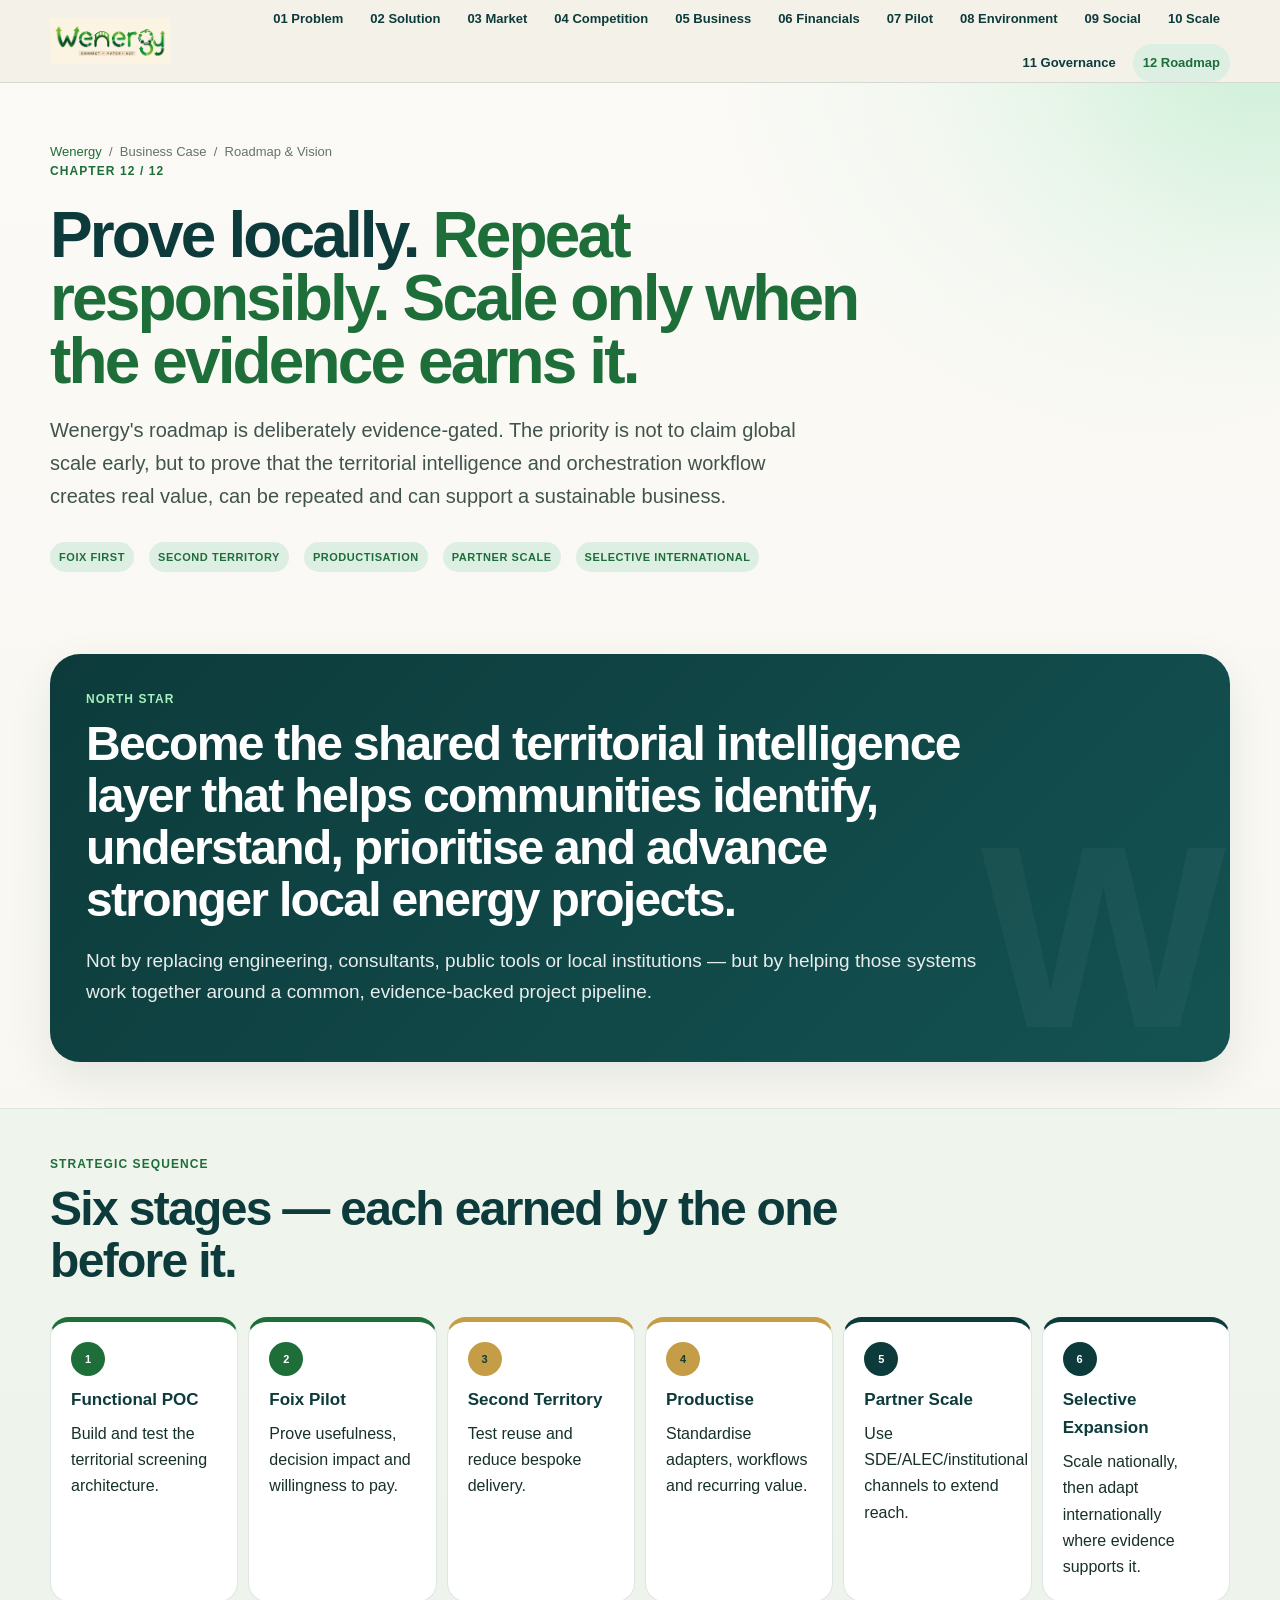
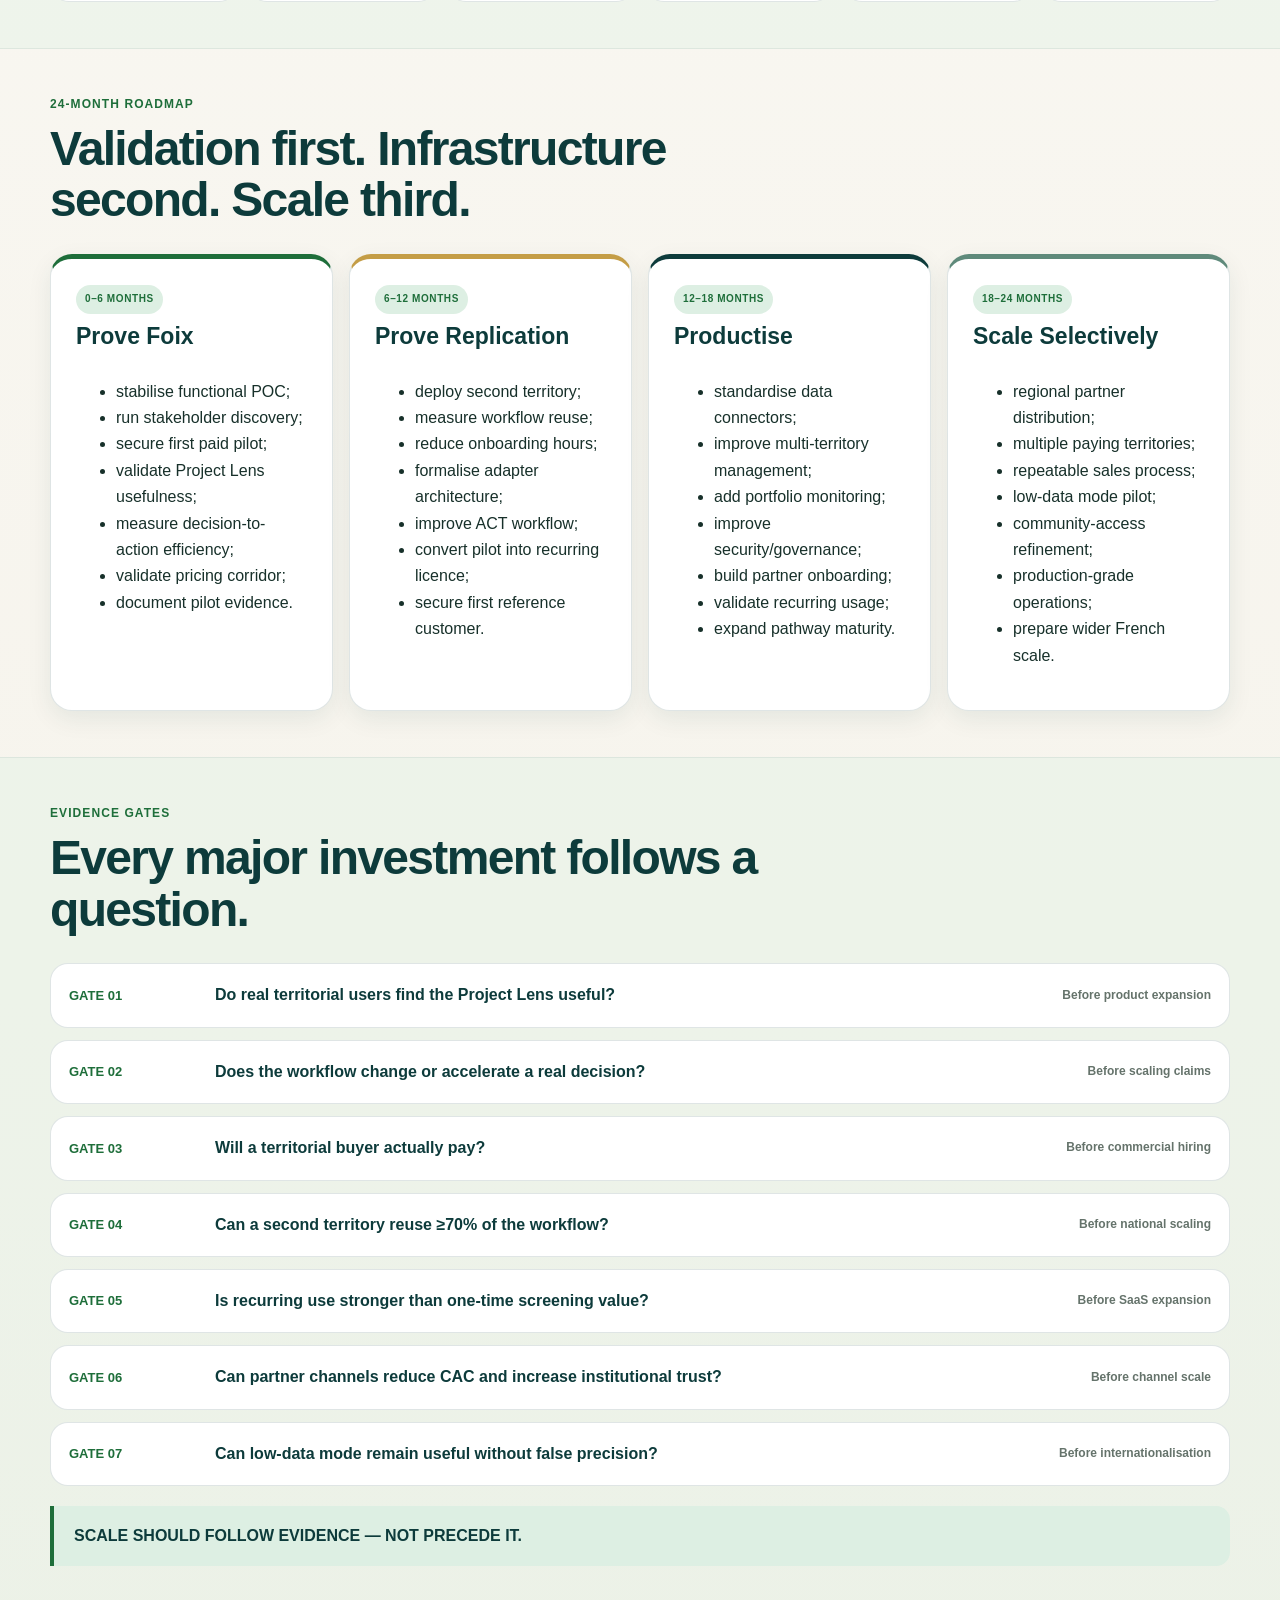
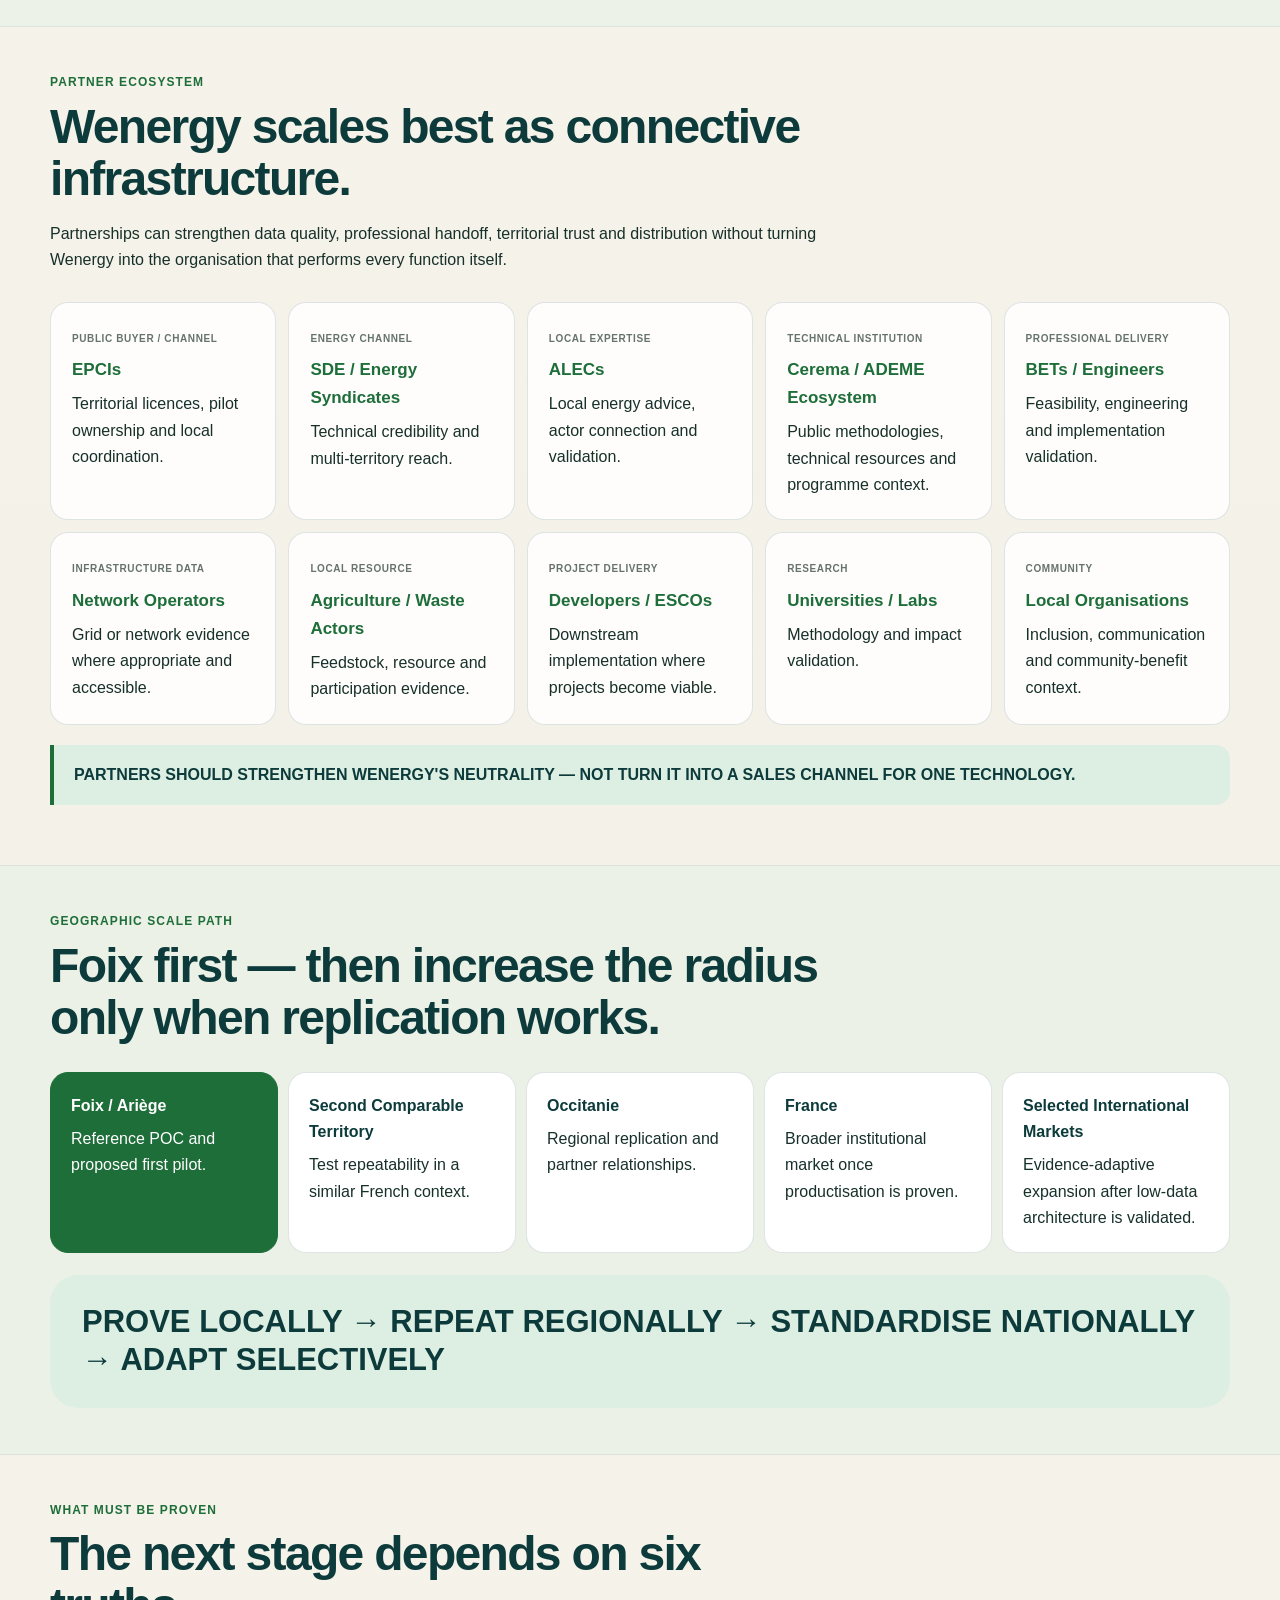
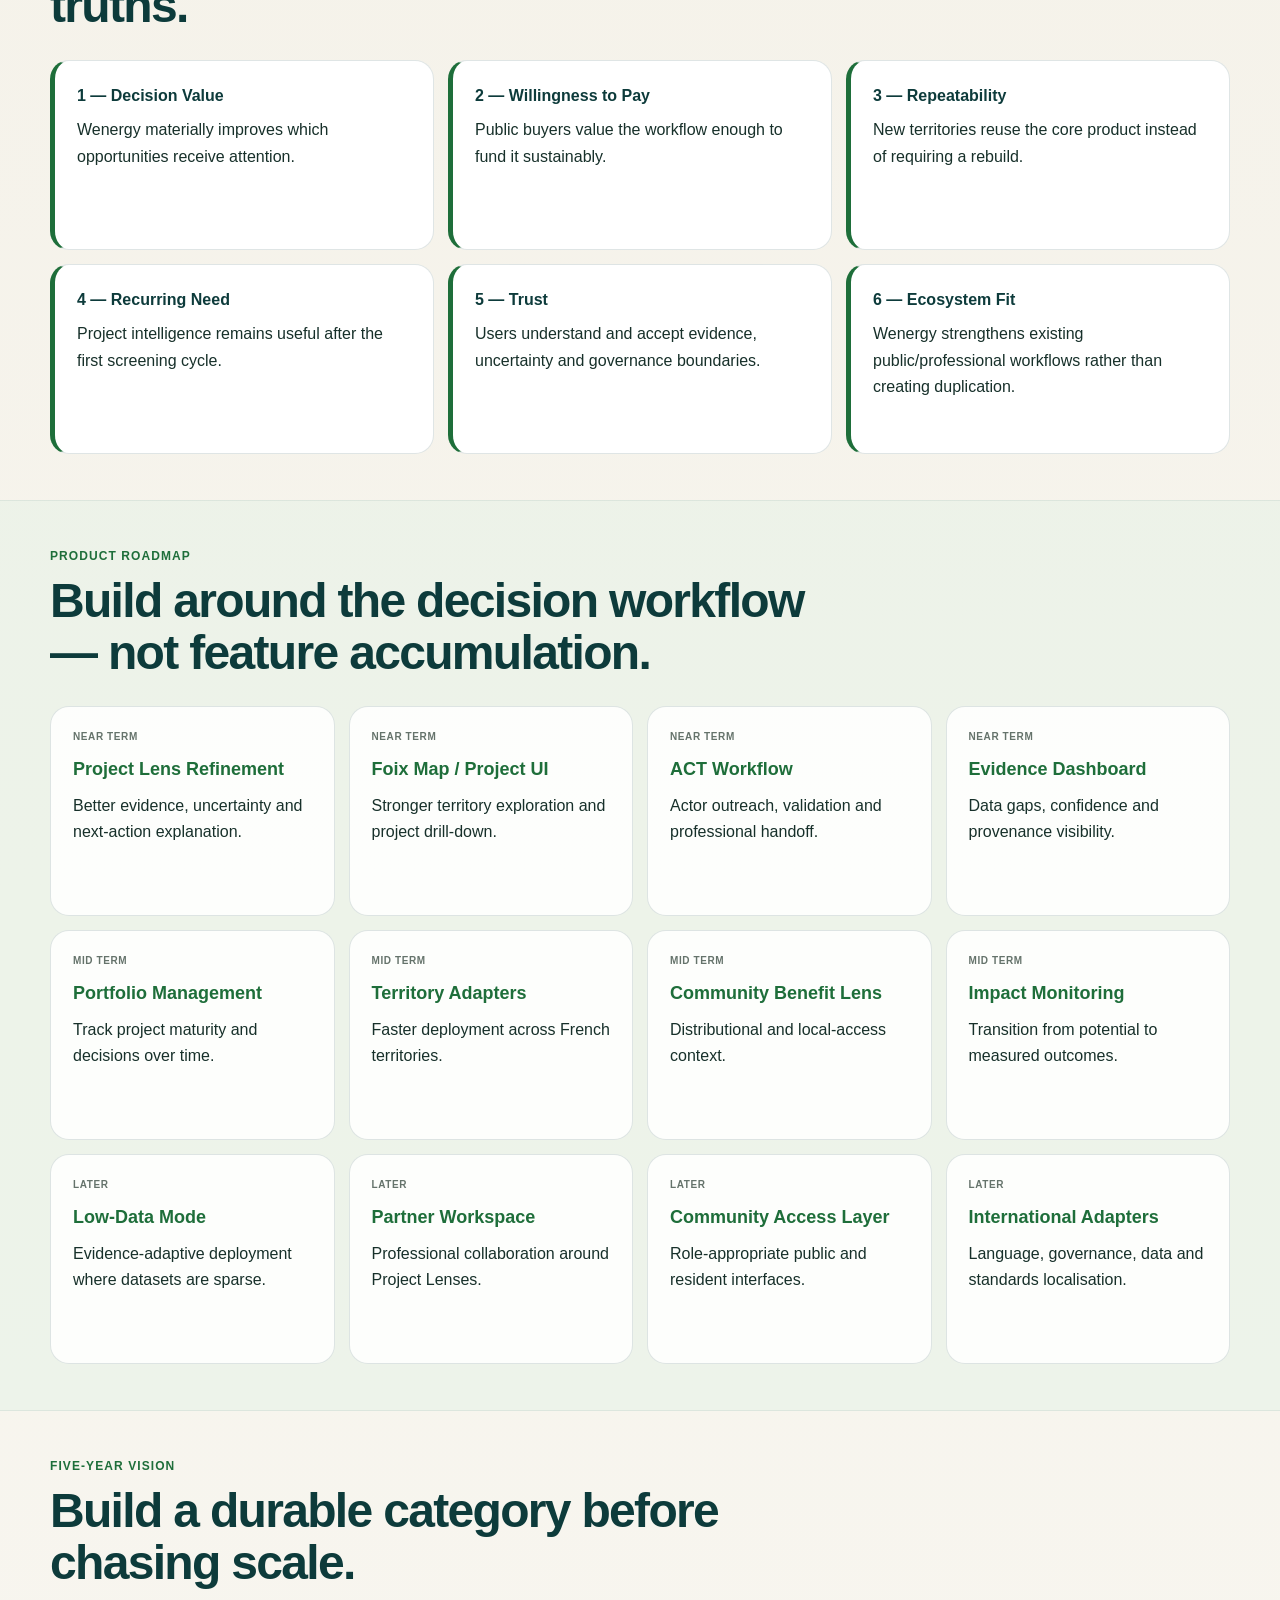
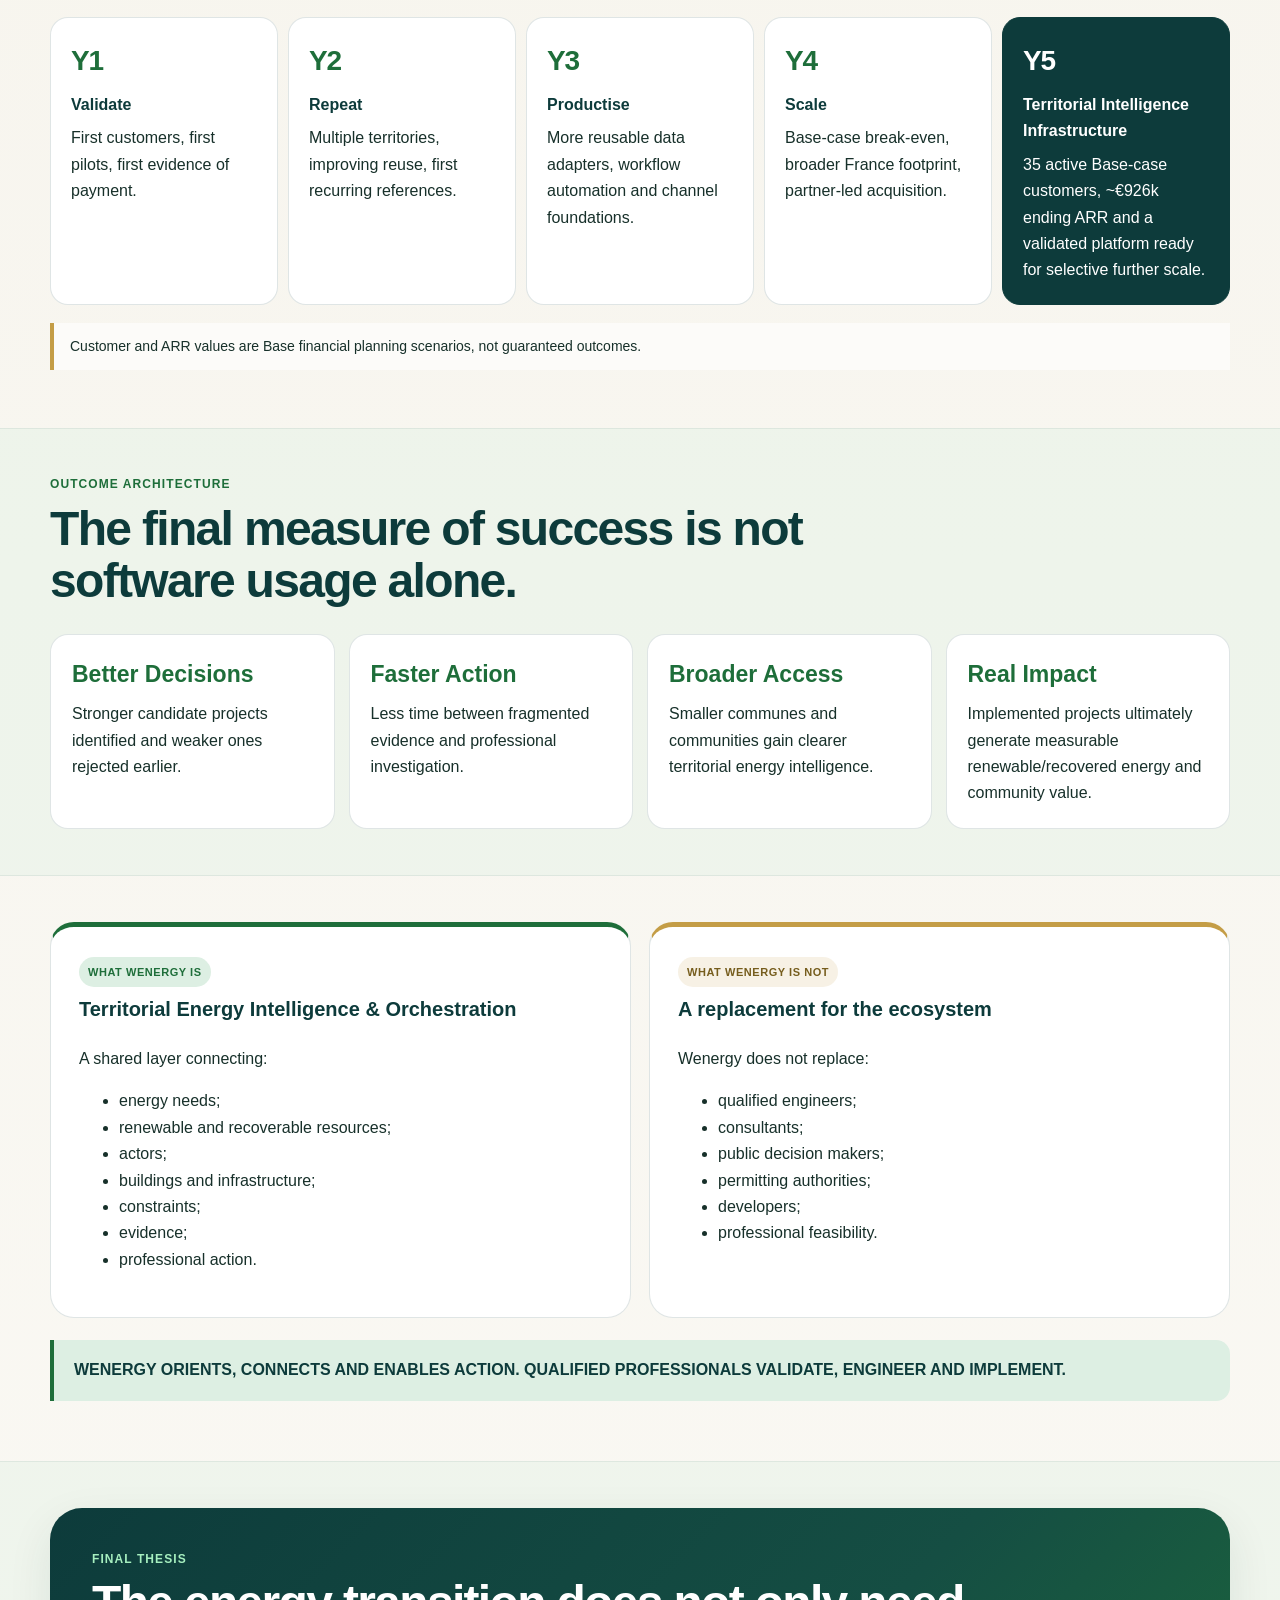
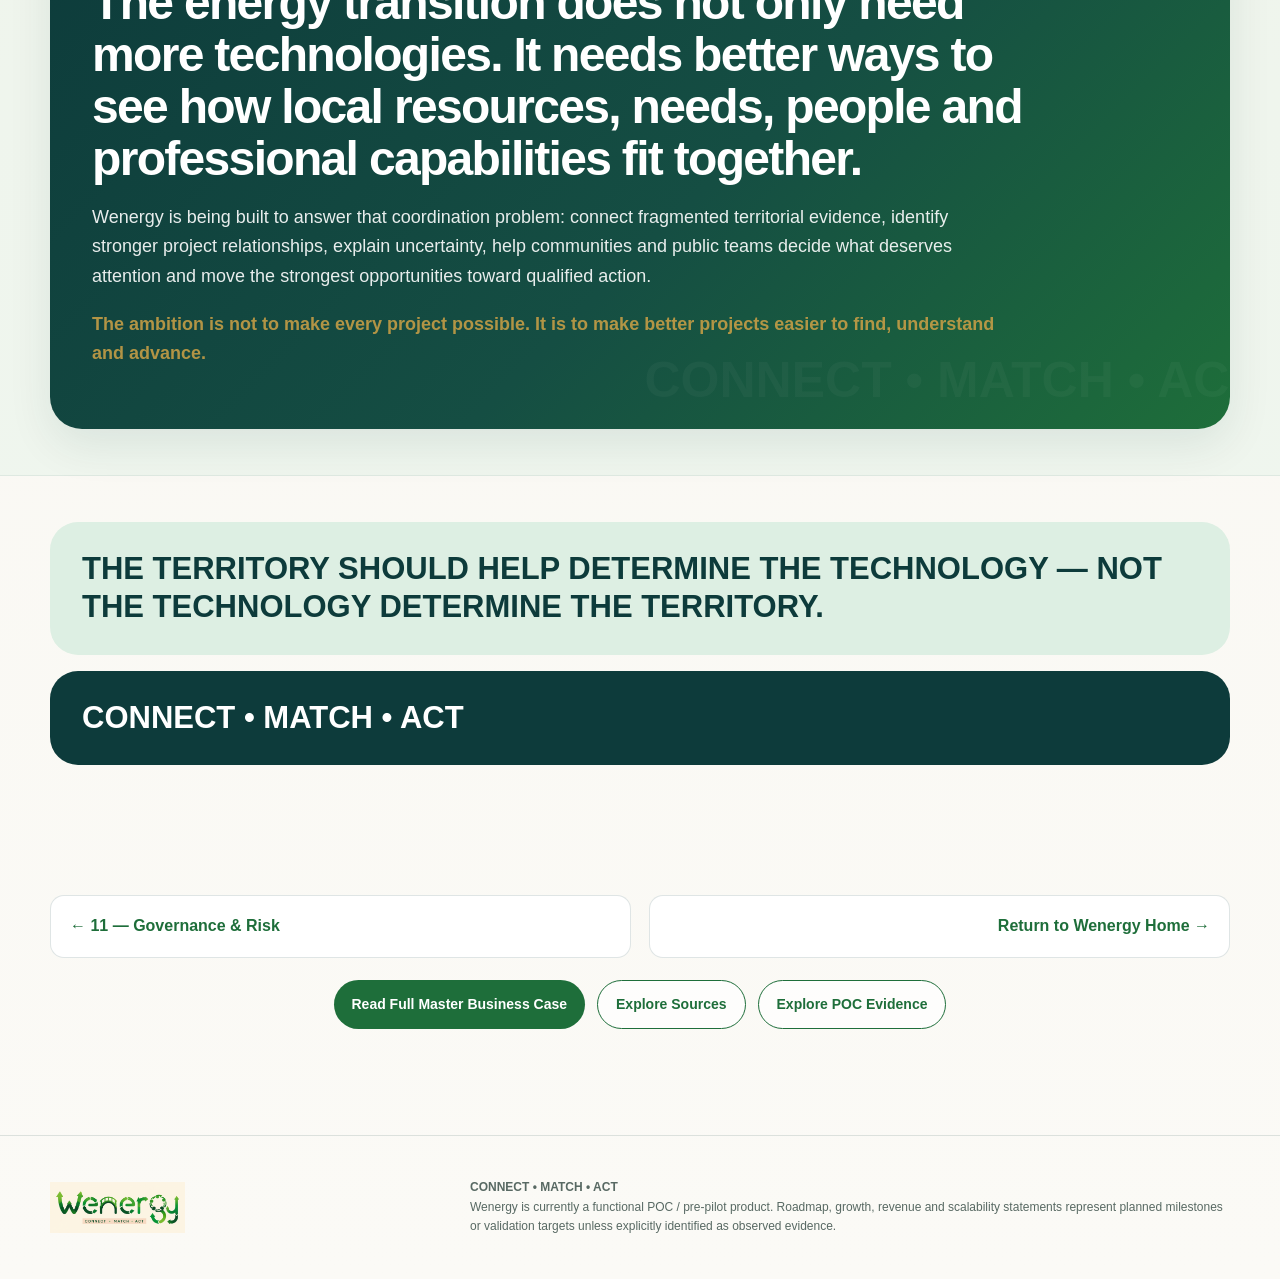
<file: business-case/12_roadmap.html>
<!DOCTYPE html>
<html lang="en">
<head>
  <meta charset="UTF-8">
  <meta name="viewport" content="width=device-width, initial-scale=1.0">

  <meta name="description"
        content="Wenergy roadmap and vision — from Foix pilot to repeatable territorial energy intelligence, partner scale and selective international expansion.">

  <title>12 — Roadmap & Vision | Wenergy</title>

  <link rel="stylesheet" href="../assets/css/wenergy.css">

  <style>

    .roadmap-hero {
      position: relative;
      overflow: hidden;
    }

    .roadmap-hero::after {
      content: "";
      position: absolute;
      width: 700px;
      height: 700px;
      right: -350px;
      top: -390px;
      border-radius: 50%;
      background:
        radial-gradient(circle,
          rgba(46,204,113,.17),
          rgba(46,204,113,.035) 46%,
          transparent 72%);
      pointer-events: none;
    }

    .north-star {
      padding: 36px;
      border-radius: 30px;
      background:
        linear-gradient(135deg, var(--teal), #145252);
      color: white;
      box-shadow: var(--shadow);
      position: relative;
      overflow: hidden;
    }

    .north-star::after {
      content: "W";
      position: absolute;
      right: 30px;
      bottom: -90px;
      font-size: 260px;
      font-weight: 900;
      color: rgba(255,255,255,.035);
      letter-spacing: -.1em;
    }

    .north-star h2 {
      color: white;
      max-width: 900px;
      position: relative;
      z-index: 2;
    }

    .north-star p {
      font-size: 19px;
      max-width: 900px;
      opacity: .9;
      position: relative;
      z-index: 2;
    }

    .roadmap-track {
      display: grid;
      grid-template-columns: repeat(6,1fr);
      gap: 10px;
      margin-top: 30px;
    }

    .roadmap-stage {
      min-height: 235px;
      padding: 20px;
      border-radius: 19px;
      border: 1px solid var(--border);
      background: white;
      position: relative;
      overflow: hidden;
    }

    .roadmap-stage.active {
      border-top: 5px solid var(--forest);
    }

    .roadmap-stage.next {
      border-top: 5px solid var(--gold);
    }

    .roadmap-stage.future {
      border-top: 5px solid var(--teal);
    }

    .roadmap-stage strong {
      display: block;
      color: var(--teal);
      margin: 10px 0 7px;
      font-size: 17px;
    }

    .roadmap-num {
      display: inline-grid;
      place-items: center;
      width: 34px;
      height: 34px;
      border-radius: 50%;
      background: var(--forest);
      color: white;
      font-size: 11px;
      font-weight: 900;
    }

    .roadmap-stage.next .roadmap-num {
      background: var(--gold);
      color: var(--teal);
    }

    .roadmap-stage.future .roadmap-num {
      background: var(--teal);
    }

    .months-grid {
      display: grid;
      grid-template-columns: repeat(4,1fr);
      gap: 16px;
    }

    .month-card {
      padding: 25px;
      border-radius: 22px;
      background: white;
      border: 1px solid var(--border);
      min-height: 300px;
      box-shadow: var(--shadow-sm);
    }

    .month-card h3 {
      font-size: 23px;
    }

    .month-card.now {
      border-top: 5px solid var(--forest);
    }

    .month-card.build {
      border-top: 5px solid var(--gold);
    }

    .month-card.scale {
      border-top: 5px solid var(--teal);
    }

    .month-card.expand {
      border-top: 5px solid #5f8a7b;
    }

    .month-range {
      display: inline-block;
      padding: 6px 9px;
      border-radius: 999px;
      background: var(--mint);
      color: var(--forest);
      font-weight: 900;
      font-size: 10px;
      letter-spacing: .06em;
      text-transform: uppercase;
    }

    .gate-stack {
      display: grid;
      gap: 12px;
    }

    .gate-row {
      display: grid;
      grid-template-columns: 130px 1fr 180px;
      gap: 16px;
      align-items: center;
      padding: 18px;
      border-radius: 18px;
      background: white;
      border: 1px solid var(--border);
    }

    .gate-code {
      font-weight: 900;
      color: var(--forest);
      font-size: 13px;
    }

    .gate-question {
      color: var(--teal);
      font-weight: 800;
    }

    .gate-action {
      text-align: right;
      font-size: 12px;
      font-weight: 900;
      color: var(--grey);
    }

    .partner-grid {
      display: grid;
      grid-template-columns: repeat(5,1fr);
      gap: 12px;
    }

    .partner-card {
      min-height: 190px;
      padding: 21px;
      border-radius: 18px;
      background: rgba(255,255,255,.86);
      border: 1px solid var(--border);
    }

    .partner-card strong {
      display: block;
      color: var(--forest);
      font-size: 17px;
      margin-bottom: 7px;
    }

    .partner-card .partner-role {
      display: inline-block;
      font-size: 10px;
      font-weight: 900;
      letter-spacing: .06em;
      text-transform: uppercase;
      color: var(--grey);
      margin-bottom: 9px;
    }

    .scale-path {
      display: grid;
      grid-template-columns: repeat(5,1fr);
      gap: 10px;
      align-items: stretch;
    }

    .scale-step {
      min-height: 175px;
      padding: 20px;
      border-radius: 18px;
      background: white;
      border: 1px solid var(--border);
    }

    .scale-step strong {
      display: block;
      color: var(--teal);
      margin-bottom: 7px;
    }

    .scale-step.current {
      background: var(--forest);
      color: white;
      border-color: var(--forest);
    }

    .scale-step.current strong {
      color: white;
    }

    .validation-grid {
      display: grid;
      grid-template-columns: repeat(4,1fr);
      gap: 14px;
    }

    .validation-card {
      min-height: 200px;
      padding: 21px;
      border-radius: 18px;
      background: white;
      border: 1px solid var(--border);
    }

    .validation-card strong {
      display: block;
      color: var(--forest);
      font-size: 19px;
      margin-bottom: 8px;
    }

    .validation-card small {
      color: var(--grey);
    }

    .future-product-grid {
      display: grid;
      grid-template-columns: repeat(4,1fr);
      gap: 14px;
    }

    .future-card {
      min-height: 210px;
      padding: 22px;
      border-radius: 19px;
      background: rgba(255,255,255,.86);
      border: 1px solid var(--border);
    }

    .future-card strong {
      display: block;
      color: var(--forest);
      margin-bottom: 8px;
      font-size: 18px;
    }

    .future-card .future-tag {
      font-size: 10px;
      font-weight: 900;
      text-transform: uppercase;
      color: var(--grey);
      letter-spacing: .06em;
      margin-bottom: 9px;
      display: block;
    }

    .five-year {
      display: grid;
      grid-template-columns: repeat(5,1fr);
      gap: 10px;
      align-items: stretch;
    }

    .year-card {
      min-height: 230px;
      padding: 20px;
      border-radius: 18px;
      background: white;
      border: 1px solid var(--border);
    }

    .year-card strong {
      display: block;
      color: var(--teal);
      margin: 8px 0 7px;
    }

    .year-number {
      font-size: 28px;
      color: var(--forest);
      font-weight: 900;
      letter-spacing: -.04em;
    }

    .year-card.five {
      background: var(--teal);
      color: white;
      border-color: var(--teal);
    }

    .year-card.five strong,
    .year-card.five .year-number {
      color: white;
    }

    .outcome-grid {
      display: grid;
      grid-template-columns: repeat(4,1fr);
      gap: 14px;
    }

    .outcome-card {
      min-height: 180px;
      padding: 21px;
      border-radius: 18px;
      background: white;
      border: 1px solid var(--border);
    }

    .outcome-card strong {
      display: block;
      color: var(--forest);
      font-size: 23px;
      margin-bottom: 7px;
    }

    .what-must-be-true {
      display: grid;
      grid-template-columns: repeat(3,1fr);
      gap: 14px;
    }

    .truth-card {
      min-height: 190px;
      padding: 22px;
      border-radius: 19px;
      border: 1px solid var(--border);
      background: white;
      border-left: 5px solid var(--forest);
    }

    .truth-card strong {
      display: block;
      color: var(--teal);
      margin-bottom: 8px;
    }

    .closing-grid {
      display: grid;
      grid-template-columns: 1fr 1fr;
      gap: 18px;
    }

    .closing-card {
      padding: 28px;
      border-radius: 24px;
      border: 1px solid var(--border);
      background: white;
    }

    .closing-card.left {
      border-top: 5px solid var(--forest);
    }

    .closing-card.right {
      border-top: 5px solid var(--gold);
    }

    .final-thesis {
      padding: 42px;
      border-radius: 32px;
      background:
        linear-gradient(135deg, #0D3B3B, #154e43 55%, #1E6E3A);
      color: white;
      position: relative;
      overflow: hidden;
      box-shadow: var(--shadow);
    }

    .final-thesis::after {
      content: "CONNECT • MATCH • ACT";
      position: absolute;
      right: -30px;
      bottom: 8px;
      font-size: 50px;
      font-weight: 900;
      color: rgba(255,255,255,.035);
      white-space: nowrap;
    }

    .final-thesis h2 {
      color: white;
      max-width: 980px;
    }

    .final-thesis p {
      font-size: 18px;
      max-width: 920px;
      opacity: .9;
    }

    .final-thesis strong {
      color: var(--gold);
    }

    @media (max-width: 1050px) {

      .roadmap-track,
      .five-year {
        grid-template-columns: repeat(3,1fr);
      }

      .months-grid,
      .validation-grid,
      .future-product-grid,
      .outcome-grid {
        grid-template-columns: 1fr 1fr;
      }

      .partner-grid,
      .scale-path {
        grid-template-columns: repeat(2,1fr);
      }

      .what-must-be-true {
        grid-template-columns: 1fr 1fr;
      }

    }

    @media (max-width: 700px) {

      .roadmap-track,
      .months-grid,
      .partner-grid,
      .scale-path,
      .validation-grid,
      .future-product-grid,
      .five-year,
      .outcome-grid,
      .what-must-be-true,
      .closing-grid {
        grid-template-columns: 1fr;
      }

      .gate-row {
        grid-template-columns: 1fr;
      }

      .gate-action {
        text-align: left;
      }

    }

  </style>
</head>

<body>

<header class="topbar">

  <div class="container nav">

    <a class="brand" href="../index.html">
      <img src="../assets/wenergy_logo.png" alt="Wenergy">
    </a>

    <nav class="navlinks">
      <a href="01_problem.html">01 Problem</a>
      <a href="02_solution.html">02 Solution</a>
      <a href="03_market.html">03 Market</a>
      <a href="04_competition.html">04 Competition</a>
      <a href="05_business_model.html">05 Business</a>
      <a href="06_financial_case.html">06 Financials</a>
      <a href="07_foix_pilot.html">07 Pilot</a>
      <a href="08_environmental_impact.html">08 Environment</a>
      <a href="09_social_impact.html">09 Social</a>
      <a href="10_low_data_scalability.html">10 Scale</a>
      <a href="11_governance_risk.html">11 Governance</a>
      <a class="active" href="12_roadmap.html">12 Roadmap</a>
    </nav>

  </div>

</header>

<main>

<section class="page-hero roadmap-hero">

  <div class="container">

    <div class="breadcrumb">
      <a href="../index.html">Wenergy</a>
      &nbsp;/&nbsp;
      Business Case
      &nbsp;/&nbsp;
      Roadmap & Vision
    </div>

    <div class="section-kicker">
      Chapter 12 / 12
    </div>

    <h1>
      Prove locally.
      <span style="color:var(--forest)">
        Repeat responsibly.
        Scale only when the evidence earns it.
      </span>
    </h1>

    <p class="lead">
      Wenergy's roadmap is deliberately evidence-gated.
      The priority is not to claim global scale early, but to prove that the
      territorial intelligence and orchestration workflow creates real value,
      can be repeated and can support a sustainable business.
    </p>

    <div class="actions">
      <span class="tag">Foix First</span>
      <span class="tag">Second Territory</span>
      <span class="tag">Productisation</span>
      <span class="tag">Partner Scale</span>
      <span class="tag">Selective International</span>
    </div>

  </div>

</section>

<section class="section">

  <div class="container">

    <div class="north-star">

      <div class="section-kicker"
           style="color:#a6efbf">
        North Star
      </div>

      <h2>
        Become the shared territorial intelligence layer that helps communities
        identify, understand, prioritise and advance stronger local energy projects.
      </h2>

      <p>
        Not by replacing engineering, consultants, public tools or local institutions —
        but by helping those systems work together around a common, evidence-backed
        project pipeline.
      </p>

    </div>

  </div>

</section>

<section class="section section-alt">

  <div class="container">

    <div class="section-head">
      <div class="section-kicker">
        Strategic Sequence
      </div>

      <h2>
        Six stages — each earned by the one before it.
      </h2>
    </div>

    <div class="roadmap-track">

      <article class="roadmap-stage active">
        <span class="roadmap-num">1</span>
        <strong>Functional POC</strong>
        Build and test the territorial screening architecture.
      </article>

      <article class="roadmap-stage active">
        <span class="roadmap-num">2</span>
        <strong>Foix Pilot</strong>
        Prove usefulness, decision impact and willingness to pay.
      </article>

      <article class="roadmap-stage next">
        <span class="roadmap-num">3</span>
        <strong>Second Territory</strong>
        Test reuse and reduce bespoke delivery.
      </article>

      <article class="roadmap-stage next">
        <span class="roadmap-num">4</span>
        <strong>Productise</strong>
        Standardise adapters, workflows and recurring value.
      </article>

      <article class="roadmap-stage future">
        <span class="roadmap-num">5</span>
        <strong>Partner Scale</strong>
        Use SDE/ALEC/institutional channels to extend reach.
      </article>

      <article class="roadmap-stage future">
        <span class="roadmap-num">6</span>
        <strong>Selective Expansion</strong>
        Scale nationally, then adapt internationally where evidence supports it.
      </article>

    </div>

  </div>

</section>

<section class="section">

  <div class="container">

    <div class="section-head">
      <div class="section-kicker">
        24-Month Roadmap
      </div>

      <h2>
        Validation first. Infrastructure second. Scale third.
      </h2>
    </div>

    <div class="months-grid">

      <article class="month-card now">

        <span class="month-range">
          0–6 Months
        </span>

        <h3>Prove Foix</h3>

        <ul>
          <li>stabilise functional POC;</li>
          <li>run stakeholder discovery;</li>
          <li>secure first paid pilot;</li>
          <li>validate Project Lens usefulness;</li>
          <li>measure decision-to-action efficiency;</li>
          <li>validate pricing corridor;</li>
          <li>document pilot evidence.</li>
        </ul>

      </article>

      <article class="month-card build">

        <span class="month-range">
          6–12 Months
        </span>

        <h3>Prove Replication</h3>

        <ul>
          <li>deploy second territory;</li>
          <li>measure workflow reuse;</li>
          <li>reduce onboarding hours;</li>
          <li>formalise adapter architecture;</li>
          <li>improve ACT workflow;</li>
          <li>convert pilot into recurring licence;</li>
          <li>secure first reference customer.</li>
        </ul>

      </article>

      <article class="month-card scale">

        <span class="month-range">
          12–18 Months
        </span>

        <h3>Productise</h3>

        <ul>
          <li>standardise data connectors;</li>
          <li>improve multi-territory management;</li>
          <li>add portfolio monitoring;</li>
          <li>improve security/governance;</li>
          <li>build partner onboarding;</li>
          <li>validate recurring usage;</li>
          <li>expand pathway maturity.</li>
        </ul>

      </article>

      <article class="month-card expand">

        <span class="month-range">
          18–24 Months
        </span>

        <h3>Scale Selectively</h3>

        <ul>
          <li>regional partner distribution;</li>
          <li>multiple paying territories;</li>
          <li>repeatable sales process;</li>
          <li>low-data mode pilot;</li>
          <li>community-access refinement;</li>
          <li>production-grade operations;</li>
          <li>prepare wider French scale.</li>
        </ul>

      </article>

    </div>

  </div>

</section>

<section class="section section-alt">

  <div class="container">

    <div class="section-head">
      <div class="section-kicker">
        Evidence Gates
      </div>

      <h2>
        Every major investment follows a question.
      </h2>
    </div>

    <div class="gate-stack">

      <div class="gate-row">
        <div class="gate-code">GATE 01</div>
        <div class="gate-question">
          Do real territorial users find the Project Lens useful?
        </div>
        <div class="gate-action">
          Before product expansion
        </div>
      </div>

      <div class="gate-row">
        <div class="gate-code">GATE 02</div>
        <div class="gate-question">
          Does the workflow change or accelerate a real decision?
        </div>
        <div class="gate-action">
          Before scaling claims
        </div>
      </div>

      <div class="gate-row">
        <div class="gate-code">GATE 03</div>
        <div class="gate-question">
          Will a territorial buyer actually pay?
        </div>
        <div class="gate-action">
          Before commercial hiring
        </div>
      </div>

      <div class="gate-row">
        <div class="gate-code">GATE 04</div>
        <div class="gate-question">
          Can a second territory reuse ≥70% of the workflow?
        </div>
        <div class="gate-action">
          Before national scaling
        </div>
      </div>

      <div class="gate-row">
        <div class="gate-code">GATE 05</div>
        <div class="gate-question">
          Is recurring use stronger than one-time screening value?
        </div>
        <div class="gate-action">
          Before SaaS expansion
        </div>
      </div>

      <div class="gate-row">
        <div class="gate-code">GATE 06</div>
        <div class="gate-question">
          Can partner channels reduce CAC and increase institutional trust?
        </div>
        <div class="gate-action">
          Before channel scale
        </div>
      </div>

      <div class="gate-row">
        <div class="gate-code">GATE 07</div>
        <div class="gate-question">
          Can low-data mode remain useful without false precision?
        </div>
        <div class="gate-action">
          Before internationalisation
        </div>
      </div>

    </div>

    <div class="guardrail" style="margin-top:20px">
      SCALE SHOULD FOLLOW EVIDENCE — NOT PRECEDE IT.
    </div>

  </div>

</section>

<section class="section">

  <div class="container">

    <div class="section-head">
      <div class="section-kicker">
        Partner Ecosystem
      </div>

      <h2>
        Wenergy scales best as connective infrastructure.
      </h2>

      <p>
        Partnerships can strengthen data quality, professional handoff,
        territorial trust and distribution without turning Wenergy into the
        organisation that performs every function itself.
      </p>
    </div>

    <div class="partner-grid">

      <article class="partner-card">
        <span class="partner-role">Public Buyer / Channel</span>
        <strong>EPCIs</strong>
        Territorial licences, pilot ownership and local coordination.
      </article>

      <article class="partner-card">
        <span class="partner-role">Energy Channel</span>
        <strong>SDE / Energy Syndicates</strong>
        Technical credibility and multi-territory reach.
      </article>

      <article class="partner-card">
        <span class="partner-role">Local Expertise</span>
        <strong>ALECs</strong>
        Local energy advice, actor connection and validation.
      </article>

      <article class="partner-card">
        <span class="partner-role">Technical Institution</span>
        <strong>Cerema / ADEME Ecosystem</strong>
        Public methodologies, technical resources and programme context.
      </article>

      <article class="partner-card">
        <span class="partner-role">Professional Delivery</span>
        <strong>BETs / Engineers</strong>
        Feasibility, engineering and implementation validation.
      </article>

      <article class="partner-card">
        <span class="partner-role">Infrastructure Data</span>
        <strong>Network Operators</strong>
        Grid or network evidence where appropriate and accessible.
      </article>

      <article class="partner-card">
        <span class="partner-role">Local Resource</span>
        <strong>Agriculture / Waste Actors</strong>
        Feedstock, resource and participation evidence.
      </article>

      <article class="partner-card">
        <span class="partner-role">Project Delivery</span>
        <strong>Developers / ESCOs</strong>
        Downstream implementation where projects become viable.
      </article>

      <article class="partner-card">
        <span class="partner-role">Research</span>
        <strong>Universities / Labs</strong>
        Methodology and impact validation.
      </article>

      <article class="partner-card">
        <span class="partner-role">Community</span>
        <strong>Local Organisations</strong>
        Inclusion, communication and community-benefit context.
      </article>

    </div>

    <div class="guardrail" style="margin-top:20px">
      PARTNERS SHOULD STRENGTHEN WENERGY'S NEUTRALITY — NOT TURN IT INTO A SALES CHANNEL FOR ONE TECHNOLOGY.
    </div>

  </div>

</section>

<section class="section section-alt">

  <div class="container">

    <div class="section-head">
      <div class="section-kicker">
        Geographic Scale Path
      </div>

      <h2>
        Foix first — then increase the radius only when replication works.
      </h2>
    </div>

    <div class="scale-path">

      <article class="scale-step current">
        <strong>Foix / Ariège</strong>
        Reference POC and proposed first pilot.
      </article>

      <article class="scale-step">
        <strong>Second Comparable Territory</strong>
        Test repeatability in a similar French context.
      </article>

      <article class="scale-step">
        <strong>Occitanie</strong>
        Regional replication and partner relationships.
      </article>

      <article class="scale-step">
        <strong>France</strong>
        Broader institutional market once productisation is proven.
      </article>

      <article class="scale-step">
        <strong>Selected International Markets</strong>
        Evidence-adaptive expansion after low-data architecture is validated.
      </article>

    </div>

    <div class="callout callout-light" style="margin-top:22px">
      PROVE LOCALLY → REPEAT REGIONALLY → STANDARDISE NATIONALLY → ADAPT SELECTIVELY
    </div>

  </div>

</section>

<section class="section">

  <div class="container">

    <div class="section-head">
      <div class="section-kicker">
        What Must Be Proven
      </div>

      <h2>
        The next stage depends on six truths.
      </h2>
    </div>

    <div class="what-must-be-true">

      <article class="truth-card">
        <strong>1 — Decision Value</strong>
        Wenergy materially improves which opportunities receive attention.
      </article>

      <article class="truth-card">
        <strong>2 — Willingness to Pay</strong>
        Public buyers value the workflow enough to fund it sustainably.
      </article>

      <article class="truth-card">
        <strong>3 — Repeatability</strong>
        New territories reuse the core product instead of requiring a rebuild.
      </article>

      <article class="truth-card">
        <strong>4 — Recurring Need</strong>
        Project intelligence remains useful after the first screening cycle.
      </article>

      <article class="truth-card">
        <strong>5 — Trust</strong>
        Users understand and accept evidence, uncertainty and governance boundaries.
      </article>

      <article class="truth-card">
        <strong>6 — Ecosystem Fit</strong>
        Wenergy strengthens existing public/professional workflows rather than creating duplication.
      </article>

    </div>

  </div>

</section>

<section class="section section-alt">

  <div class="container">

    <div class="section-head">
      <div class="section-kicker">
        Product Roadmap
      </div>

      <h2>
        Build around the decision workflow — not feature accumulation.
      </h2>
    </div>

    <div class="future-product-grid">

      <article class="future-card">
        <span class="future-tag">Near Term</span>
        <strong>Project Lens Refinement</strong>
        Better evidence, uncertainty and next-action explanation.
      </article>

      <article class="future-card">
        <span class="future-tag">Near Term</span>
        <strong>Foix Map / Project UI</strong>
        Stronger territory exploration and project drill-down.
      </article>

      <article class="future-card">
        <span class="future-tag">Near Term</span>
        <strong>ACT Workflow</strong>
        Actor outreach, validation and professional handoff.
      </article>

      <article class="future-card">
        <span class="future-tag">Near Term</span>
        <strong>Evidence Dashboard</strong>
        Data gaps, confidence and provenance visibility.
      </article>

      <article class="future-card">
        <span class="future-tag">Mid Term</span>
        <strong>Portfolio Management</strong>
        Track project maturity and decisions over time.
      </article>

      <article class="future-card">
        <span class="future-tag">Mid Term</span>
        <strong>Territory Adapters</strong>
        Faster deployment across French territories.
      </article>

      <article class="future-card">
        <span class="future-tag">Mid Term</span>
        <strong>Community Benefit Lens</strong>
        Distributional and local-access context.
      </article>

      <article class="future-card">
        <span class="future-tag">Mid Term</span>
        <strong>Impact Monitoring</strong>
        Transition from potential to measured outcomes.
      </article>

      <article class="future-card">
        <span class="future-tag">Later</span>
        <strong>Low-Data Mode</strong>
        Evidence-adaptive deployment where datasets are sparse.
      </article>

      <article class="future-card">
        <span class="future-tag">Later</span>
        <strong>Partner Workspace</strong>
        Professional collaboration around Project Lenses.
      </article>

      <article class="future-card">
        <span class="future-tag">Later</span>
        <strong>Community Access Layer</strong>
        Role-appropriate public and resident interfaces.
      </article>

      <article class="future-card">
        <span class="future-tag">Later</span>
        <strong>International Adapters</strong>
        Language, governance, data and standards localisation.
      </article>

    </div>

  </div>

</section>

<section class="section">

  <div class="container">

    <div class="section-head">
      <div class="section-kicker">
        Five-Year Vision
      </div>

      <h2>
        Build a durable category before chasing scale.
      </h2>
    </div>

    <div class="five-year">

      <article class="year-card">
        <div class="year-number">Y1</div>
        <strong>Validate</strong>
        First customers, first pilots, first evidence of payment.
      </article>

      <article class="year-card">
        <div class="year-number">Y2</div>
        <strong>Repeat</strong>
        Multiple territories, improving reuse, first recurring references.
      </article>

      <article class="year-card">
        <div class="year-number">Y3</div>
        <strong>Productise</strong>
        More reusable data adapters, workflow automation and channel foundations.
      </article>

      <article class="year-card">
        <div class="year-number">Y4</div>
        <strong>Scale</strong>
        Base-case break-even, broader France footprint, partner-led acquisition.
      </article>

      <article class="year-card five">
        <div class="year-number">Y5</div>
        <strong>Territorial Intelligence Infrastructure</strong>
        35 active Base-case customers, ~€926k ending ARR and a validated platform ready for selective further scale.
      </article>

    </div>

    <div class="source" style="margin-top:18px">
      Customer and ARR values are Base financial planning scenarios, not guaranteed outcomes.
    </div>

  </div>

</section>

<section class="section section-alt">

  <div class="container">

    <div class="section-head">
      <div class="section-kicker">
        Outcome Architecture
      </div>

      <h2>
        The final measure of success is not software usage alone.
      </h2>
    </div>

    <div class="outcome-grid">

      <article class="outcome-card">
        <strong>Better Decisions</strong>
        Stronger candidate projects identified and weaker ones rejected earlier.
      </article>

      <article class="outcome-card">
        <strong>Faster Action</strong>
        Less time between fragmented evidence and professional investigation.
      </article>

      <article class="outcome-card">
        <strong>Broader Access</strong>
        Smaller communes and communities gain clearer territorial energy intelligence.
      </article>

      <article class="outcome-card">
        <strong>Real Impact</strong>
        Implemented projects ultimately generate measurable renewable/recovered energy and community value.
      </article>

    </div>

  </div>

</section>

<section class="section">

  <div class="container">

    <div class="closing-grid">

      <article class="closing-card left">

        <span class="tag">What Wenergy Is</span>

        <h3>
          Territorial Energy Intelligence & Orchestration
        </h3>

        <p>
          A shared layer connecting:
        </p>

        <ul>
          <li>energy needs;</li>
          <li>renewable and recoverable resources;</li>
          <li>actors;</li>
          <li>buildings and infrastructure;</li>
          <li>constraints;</li>
          <li>evidence;</li>
          <li>professional action.</li>
        </ul>

      </article>

      <article class="closing-card right">

        <span class="tag"
              style="background:rgba(196,157,70,.14);color:#765d1d">
          What Wenergy Is Not
        </span>

        <h3>
          A replacement for the ecosystem
        </h3>

        <p>
          Wenergy does not replace:
        </p>

        <ul>
          <li>qualified engineers;</li>
          <li>consultants;</li>
          <li>public decision makers;</li>
          <li>permitting authorities;</li>
          <li>developers;</li>
          <li>professional feasibility.</li>
        </ul>

      </article>

    </div>

    <div class="guardrail" style="margin-top:22px">
      WENERGY ORIENTS, CONNECTS AND ENABLES ACTION.
      QUALIFIED PROFESSIONALS VALIDATE, ENGINEER AND IMPLEMENT.
    </div>

  </div>

</section>

<section class="section section-alt">

  <div class="container">

    <div class="final-thesis">

      <div class="section-kicker"
           style="color:#a6efbf">
        Final Thesis
      </div>

      <h2>
        The energy transition does not only need more technologies.
        It needs better ways to see how local resources, needs, people and
        professional capabilities fit together.
      </h2>

      <p>
        Wenergy is being built to answer that coordination problem:
        connect fragmented territorial evidence, identify stronger project
        relationships, explain uncertainty, help communities and public teams
        decide what deserves attention and move the strongest opportunities
        toward qualified action.
      </p>

      <p>
        <strong>
          The ambition is not to make every project possible.
          It is to make better projects easier to find, understand and advance.
        </strong>
      </p>

    </div>

  </div>

</section>

<section class="section">

  <div class="container">

    <div class="callout callout-light">
      THE TERRITORY SHOULD HELP DETERMINE THE TECHNOLOGY —
      NOT THE TECHNOLOGY DETERMINE THE TERRITORY.
    </div>

    <div class="callout" style="margin-top:16px">
      CONNECT • MATCH • ACT
    </div>

  </div>

</section>

<section class="section">

  <div class="container">

    <div class="page-nav">

      <a href="11_governance_risk.html">
        ← 11 — Governance & Risk
      </a>

      <a href="../index.html">
        Return to Wenergy Home →
      </a>

    </div>

    <div class="actions"
         style="justify-content:center;margin-top:22px">

      <a class="btn btn-primary"
         href="WENERGY_BUSINESS_CASE.md">
        Read Full Master Business Case
      </a>

      <a class="btn btn-secondary"
         href="../evidence/SOURCES.md">
        Explore Sources
      </a>

      <a class="btn btn-secondary"
         href="../evidence/POC_METRICS.md">
        Explore POC Evidence
      </a>

    </div>

  </div>

</section>

</main>

<footer class="footer">

  <div class="container footer-grid">

    <img src="../assets/wenergy_logo.png" alt="Wenergy">

    <div class="disclaimer">
      <strong>CONNECT • MATCH • ACT</strong><br>
      Wenergy is currently a functional POC / pre-pilot product.
      Roadmap, growth, revenue and scalability statements represent planned
      milestones or validation targets unless explicitly identified as observed evidence.
    </div>

  </div>

</footer>

</body>
</html>
</file>
<file: assets/css/wenergy.css>
:root {
  --forest: #1E6E3A;
  --leaf: #2ECC71;
  --teal: #0D3B3B;
  --beige: #F4F1E8;
  --beige-2: #EAE2CF;
  --mint: #DDEFE3;
  --white: #FFFFFF;
  --grey: #65736B;
  --ink: #17302A;
  --gold: #C49D46;
  --danger: #8B3D3D;
  --border: rgba(13,59,59,.13);
  --shadow: 0 16px 45px rgba(13,59,59,.09);
  --shadow-sm: 0 8px 24px rgba(13,59,59,.08);
  --radius-xl: 28px;
  --radius-lg: 20px;
  --radius-md: 14px;
  --max: 1180px;
}

* {
  box-sizing: border-box;
}

html {
  scroll-behavior: smooth;
}

body {
  margin: 0;
  font-family: Arial, Helvetica, sans-serif;
  color: var(--ink);
  background:
    radial-gradient(circle at 90% 0%, rgba(46,204,113,.09), transparent 28rem),
    linear-gradient(180deg, #fbfaf6 0%, var(--beige) 42%, #fbfaf6 100%);
  line-height: 1.65;
}

a {
  color: var(--forest);
}

img {
  max-width: 100%;
}

.container {
  width: min(calc(100% - 40px), var(--max));
  margin: 0 auto;
}

.topbar {
  position: sticky;
  top: 0;
  z-index: 50;
  background: rgba(244,241,232,.94);
  border-bottom: 1px solid var(--border);
  backdrop-filter: blur(15px);
}

.nav {
  min-height: 72px;
  display: flex;
  align-items: center;
  gap: 22px;
}

.brand {
  display: flex;
  align-items: center;
  margin-right: auto;
  text-decoration: none;
}

.brand img {
  width: 138px;
  max-height: 53px;
  object-fit: contain;
}

.navlinks {
  display: flex;
  align-items: center;
  gap: 7px;
  flex-wrap: wrap;
  justify-content: flex-end;
}

.navlinks a {
  text-decoration: none;
  font-size: 13px;
  font-weight: 700;
  color: var(--teal);
  padding: 8px 10px;
  border-radius: 999px;
}

.navlinks a:hover,
.navlinks a.active {
  background: var(--mint);
  color: var(--forest);
}

.hero {
  padding: 74px 0 58px;
}

.hero-grid {
  display: grid;
  grid-template-columns: minmax(0,1.08fr) minmax(340px,.92fr);
  gap: 44px;
  align-items: center;
}

.eyebrow {
  display: inline-flex;
  padding: 8px 13px;
  border-radius: 999px;
  background: var(--mint);
  color: var(--forest);
  font-size: 12px;
  font-weight: 800;
  letter-spacing: .08em;
  text-transform: uppercase;
}

h1 {
  color: var(--teal);
  font-size: clamp(42px, 6vw, 76px);
  line-height: .98;
  letter-spacing: -.045em;
  margin: 22px 0;
}

.hero h1 span {
  color: var(--forest);
}

.lead {
  max-width: 760px;
  font-size: 20px;
  color: #41534D;
}

.hero-panel {
  padding: 26px;
  background: rgba(255,255,255,.72);
  border: 1px solid var(--border);
  border-radius: var(--radius-xl);
  box-shadow: var(--shadow);
}

.hero-panel img {
  width: 100%;
  border-radius: 18px;
  display: block;
}

.actions {
  display: flex;
  gap: 12px;
  flex-wrap: wrap;
  margin-top: 27px;
}

.btn {
  display: inline-flex;
  align-items: center;
  justify-content: center;
  padding: 12px 18px;
  border-radius: 999px;
  text-decoration: none;
  font-weight: 800;
  font-size: 14px;
}

.btn-primary {
  background: var(--forest);
  color: white;
}

.btn-primary:hover {
  background: var(--teal);
}

.btn-secondary {
  border: 1px solid var(--forest);
  color: var(--forest);
  background: rgba(255,255,255,.7);
}

.section {
  padding: 46px 0;
}

.section-alt {
  background: rgba(221,239,227,.38);
  border-top: 1px solid rgba(13,59,59,.07);
  border-bottom: 1px solid rgba(13,59,59,.07);
}

.section-head {
  max-width: 790px;
  margin-bottom: 28px;
}

.section-kicker {
  color: var(--forest);
  text-transform: uppercase;
  font-weight: 800;
  font-size: 12px;
  letter-spacing: .09em;
}

h2 {
  font-size: clamp(29px,4vw,48px);
  line-height: 1.08;
  color: var(--teal);
  letter-spacing: -.035em;
  margin: 8px 0 14px;
}

h3 {
  color: var(--teal);
  font-size: 20px;
  margin-top: 4px;
}

.grid-2,
.grid-3,
.grid-4 {
  display: grid;
  gap: 18px;
}

.grid-2 {
  grid-template-columns: repeat(2,1fr);
}

.grid-3 {
  grid-template-columns: repeat(3,1fr);
}

.grid-4 {
  grid-template-columns: repeat(4,1fr);
}

.card {
  background: rgba(255,255,255,.78);
  border: 1px solid var(--border);
  border-radius: var(--radius-lg);
  padding: 24px;
  box-shadow: var(--shadow-sm);
}

.card p:last-child {
  margin-bottom: 0;
}

.metric {
  min-height: 160px;
}

.metric-value {
  font-size: clamp(32px,5vw,52px);
  line-height: 1;
  font-weight: 900;
  color: var(--forest);
  letter-spacing: -.045em;
}

.metric-label {
  font-size: 12px;
  font-weight: 800;
  letter-spacing: .06em;
  text-transform: uppercase;
  color: var(--grey);
  margin-top: 12px;
}

.callout {
  padding: 28px 32px;
  border-radius: var(--radius-xl);
  background: var(--teal);
  color: white;
  font-size: clamp(20px,3vw,31px);
  font-weight: 800;
  line-height: 1.24;
}

.callout small {
  display: block;
  font-size: 13px;
  font-weight: 500;
  opacity: .8;
  margin-top: 12px;
}

.callout-light {
  background: var(--mint);
  color: var(--teal);
}

.tag {
  display: inline-block;
  font-size: 11px;
  font-weight: 800;
  text-transform: uppercase;
  letter-spacing: .05em;
  border-radius: 999px;
  padding: 6px 9px;
  background: var(--mint);
  color: var(--forest);
  margin: 2px 3px 2px 0;
}

.table-wrap {
  overflow-x: auto;
  border: 1px solid var(--border);
  border-radius: var(--radius-lg);
  background: rgba(255,255,255,.74);
}

table {
  width: 100%;
  border-collapse: collapse;
  min-width: 650px;
}

th,
td {
  padding: 14px 16px;
  border-bottom: 1px solid var(--border);
  text-align: left;
}

th {
  background: var(--mint);
  color: var(--teal);
  font-size: 12px;
  text-transform: uppercase;
  letter-spacing: .05em;
}

tr:last-child td {
  border-bottom: 0;
}

.timeline {
  display: grid;
  gap: 12px;
}

.timeline-item {
  display: grid;
  grid-template-columns: 108px 1fr;
  gap: 16px;
  padding: 17px 0;
  border-bottom: 1px solid var(--border);
}

.timeline-stage {
  font-weight: 900;
  color: var(--forest);
}

.source {
  border-left: 4px solid var(--gold);
  padding: 12px 16px;
  background: rgba(255,255,255,.64);
  margin: 12px 0;
  font-size: 14px;
}

.guardrail {
  border-left: 4px solid var(--forest);
  background: var(--mint);
  padding: 17px 20px;
  border-radius: 0 var(--radius-md) var(--radius-md) 0;
  margin: 14px 0;
  font-weight: 800;
  color: var(--teal);
}

.page-hero {
  padding: 58px 0 34px;
}

.page-hero h1 {
  font-size: clamp(38px,5vw,65px);
  max-width: 900px;
}

.breadcrumb {
  font-size: 13px;
  color: var(--grey);
}

.breadcrumb a {
  text-decoration: none;
}

.page-nav {
  margin: 38px 0 12px;
  display: flex;
  justify-content: space-between;
  gap: 18px;
}

.page-nav a {
  flex: 1;
  text-decoration: none;
  background: white;
  padding: 17px 19px;
  border: 1px solid var(--border);
  border-radius: var(--radius-md);
  font-weight: 800;
}

.page-nav a:last-child {
  text-align: right;
}

.banner {
  width: 100%;
  border-radius: var(--radius-xl);
  box-shadow: var(--shadow);
  border: 1px solid var(--border);
}

.footer {
  margin-top: 60px;
  padding: 42px 0;
  color: #586963;
  border-top: 1px solid var(--border);
}

.footer-grid {
  display: flex;
  justify-content: space-between;
  gap: 30px;
  align-items: center;
}

.footer img {
  max-width: 135px;
}

.disclaimer {
  max-width: 760px;
  font-size: 12px;
}

.repo-grid a {
  text-decoration: none;
  color: inherit;
}

.repo-card {
  height: 100%;
  transition: transform .18s ease, box-shadow .18s ease;
}

.repo-card:hover {
  transform: translateY(-4px);
  box-shadow: var(--shadow);
}

.repo-number {
  display: block;
  font-size: 12px;
  color: var(--forest);
  font-weight: 900;
  margin-bottom: 10px;
}

.logo-strip {
  display: flex;
  flex-wrap: wrap;
  gap: 16px;
  align-items: center;
}

.logo-strip img {
  max-width: 115px;
  max-height: 50px;
  object-fit: contain;
  background: white;
  padding: 8px;
  border-radius: 10px;
}

@media (max-width: 930px) {
  .nav {
    align-items: flex-start;
    padding: 12px 0;
  }

  .navlinks {
    display: none;
  }

  .hero-grid,
  .grid-4,
  .grid-3 {
    grid-template-columns: 1fr 1fr;
  }

  .hero-grid {
    grid-template-columns: 1fr;
  }
}

@media (max-width: 660px) {
  .container {
    width: min(calc(100% - 26px), var(--max));
  }

  .hero {
    padding-top: 42px;
  }

  .grid-2,
  .grid-3,
  .grid-4 {
    grid-template-columns: 1fr;
  }

  .timeline-item {
    grid-template-columns: 1fr;
    gap: 3px;
  }

  .page-nav {
    flex-direction: column;
  }

  .page-nav a:last-child {
    text-align: left;
  }

  .footer-grid {
    flex-direction: column;
    align-items: flex-start;
  }
}
</file>
